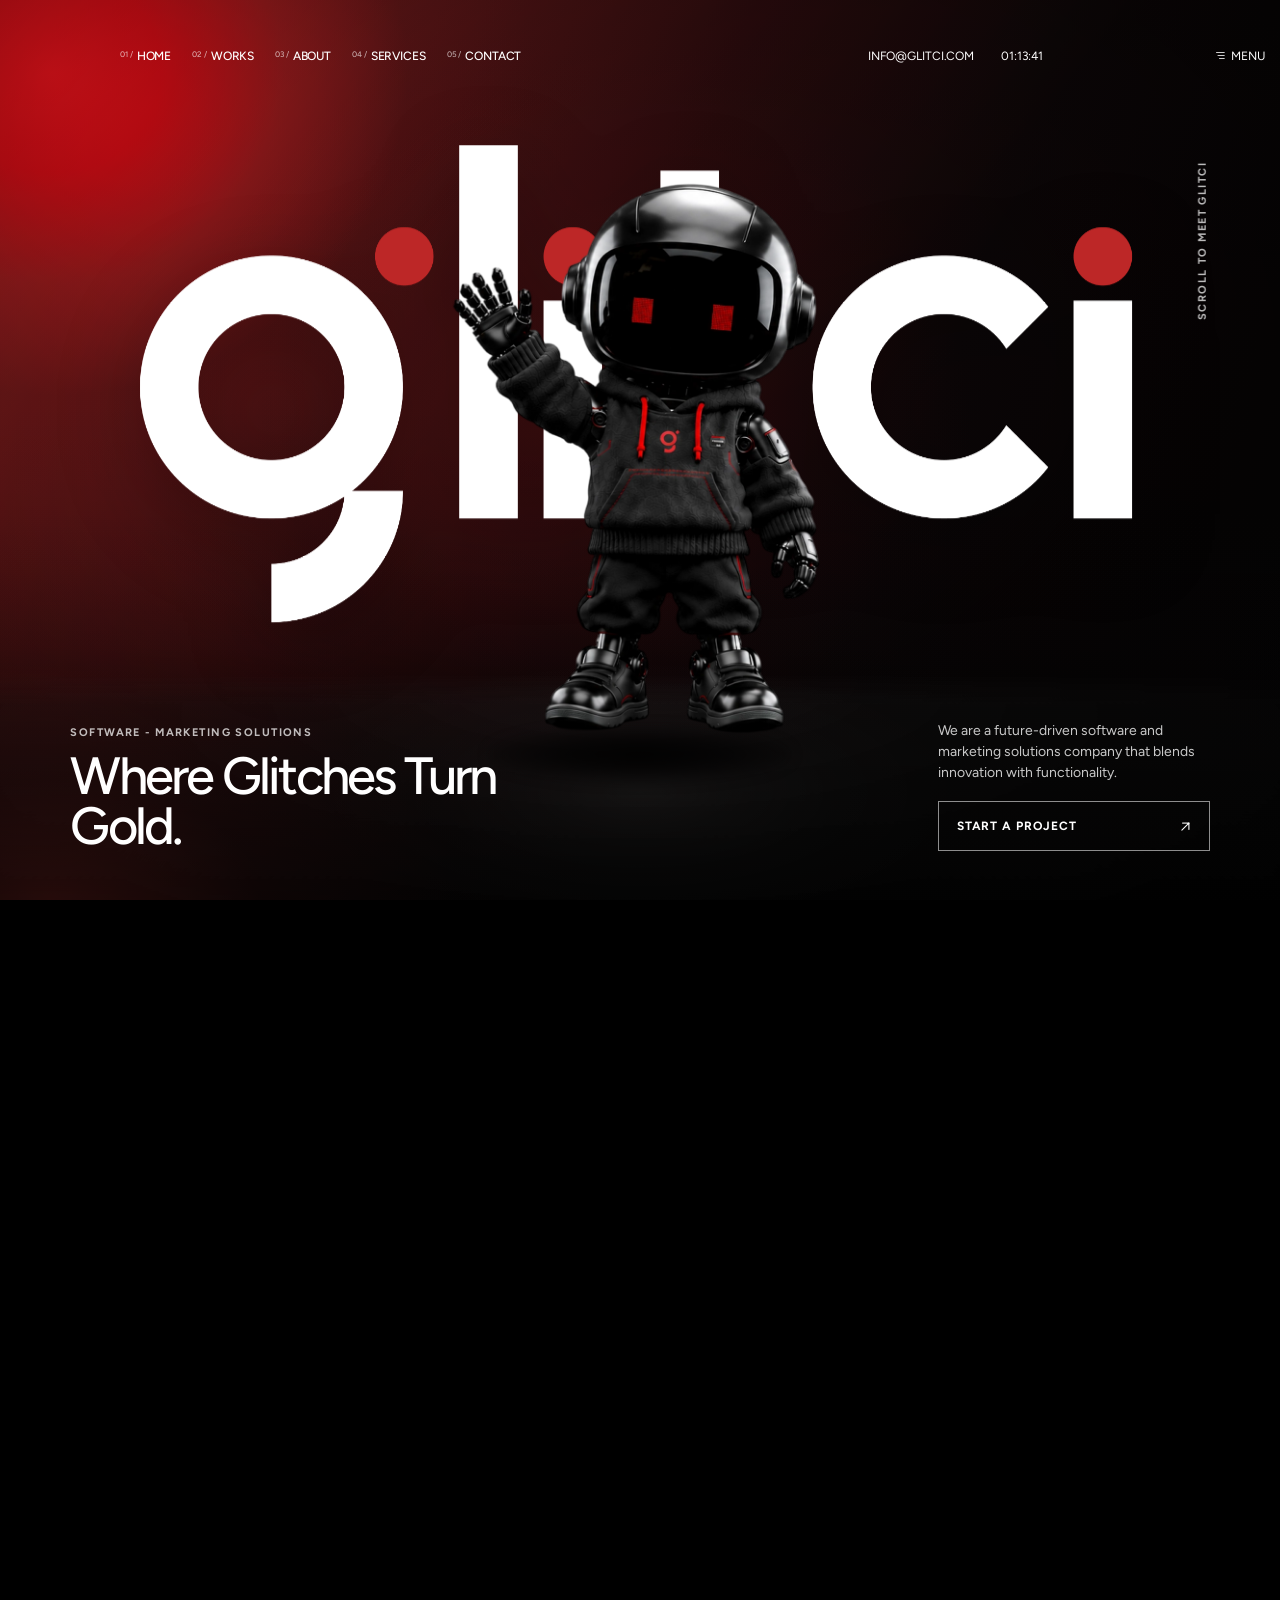
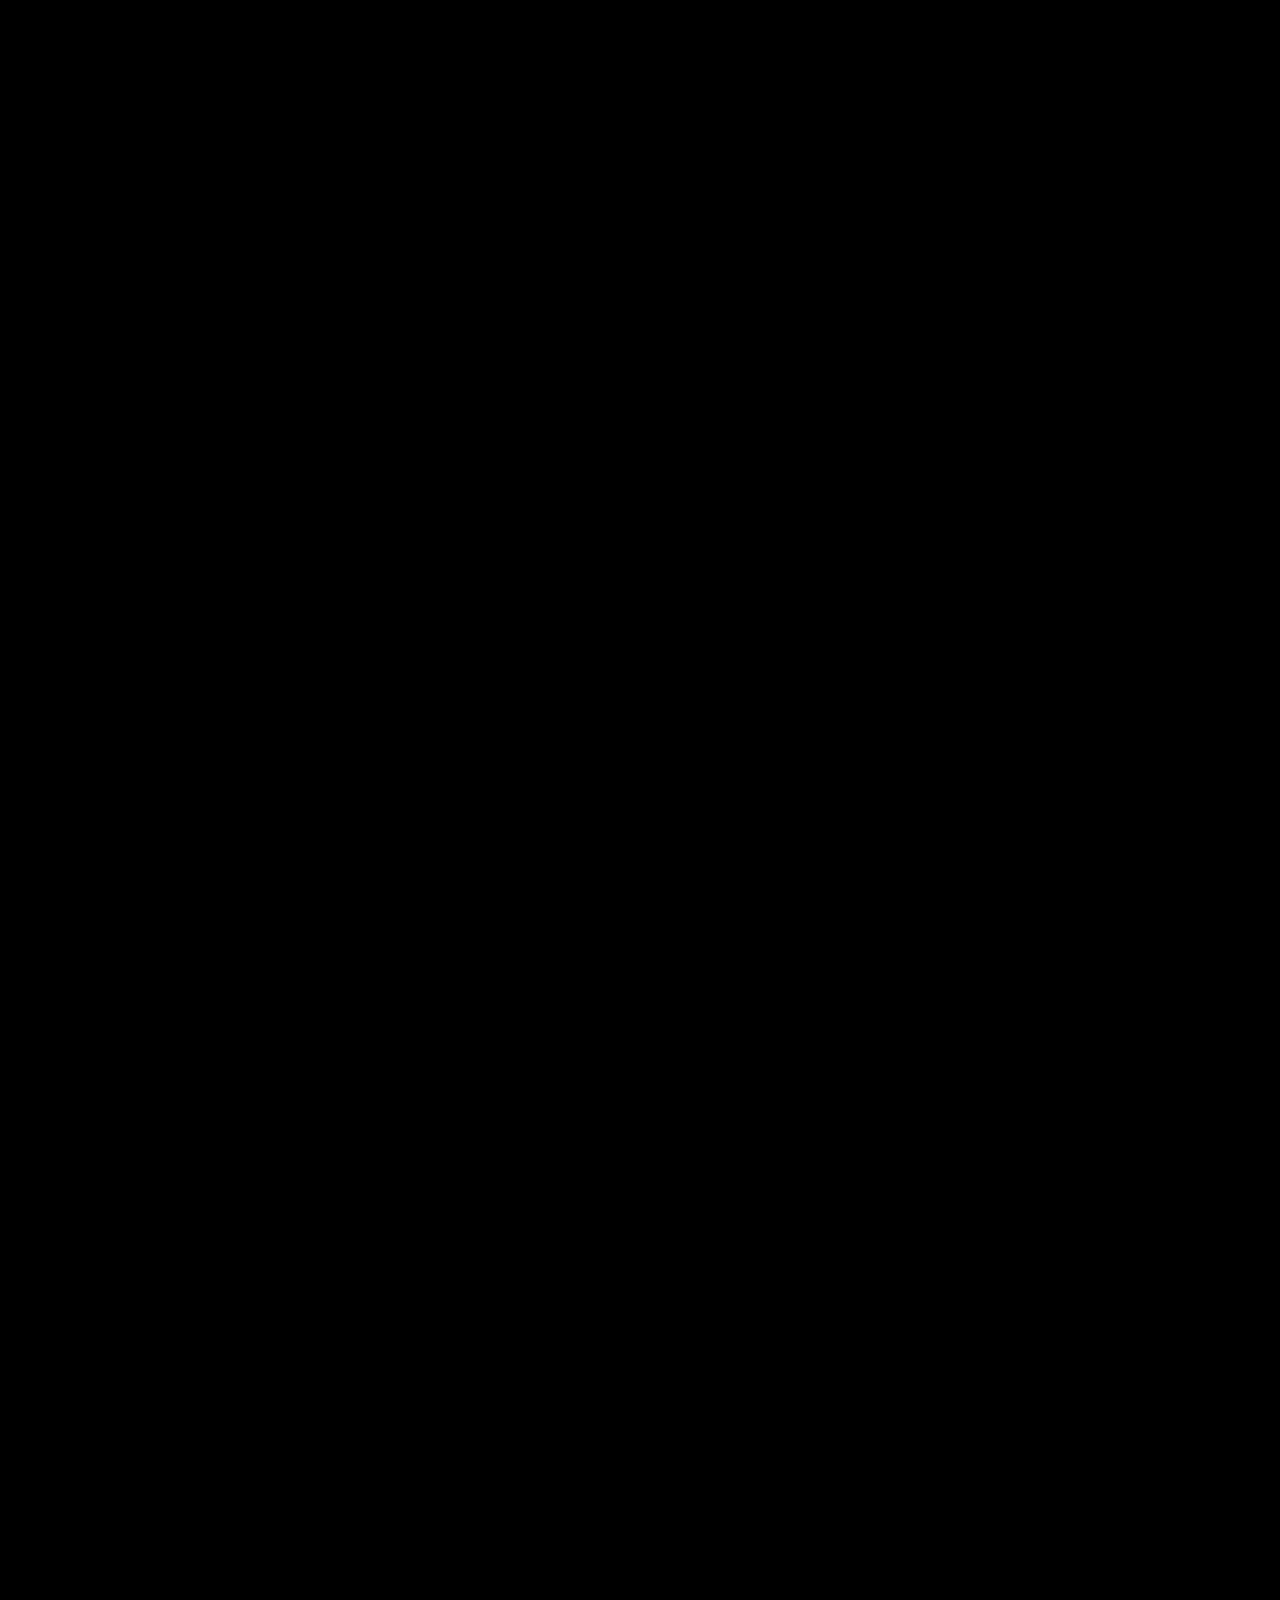
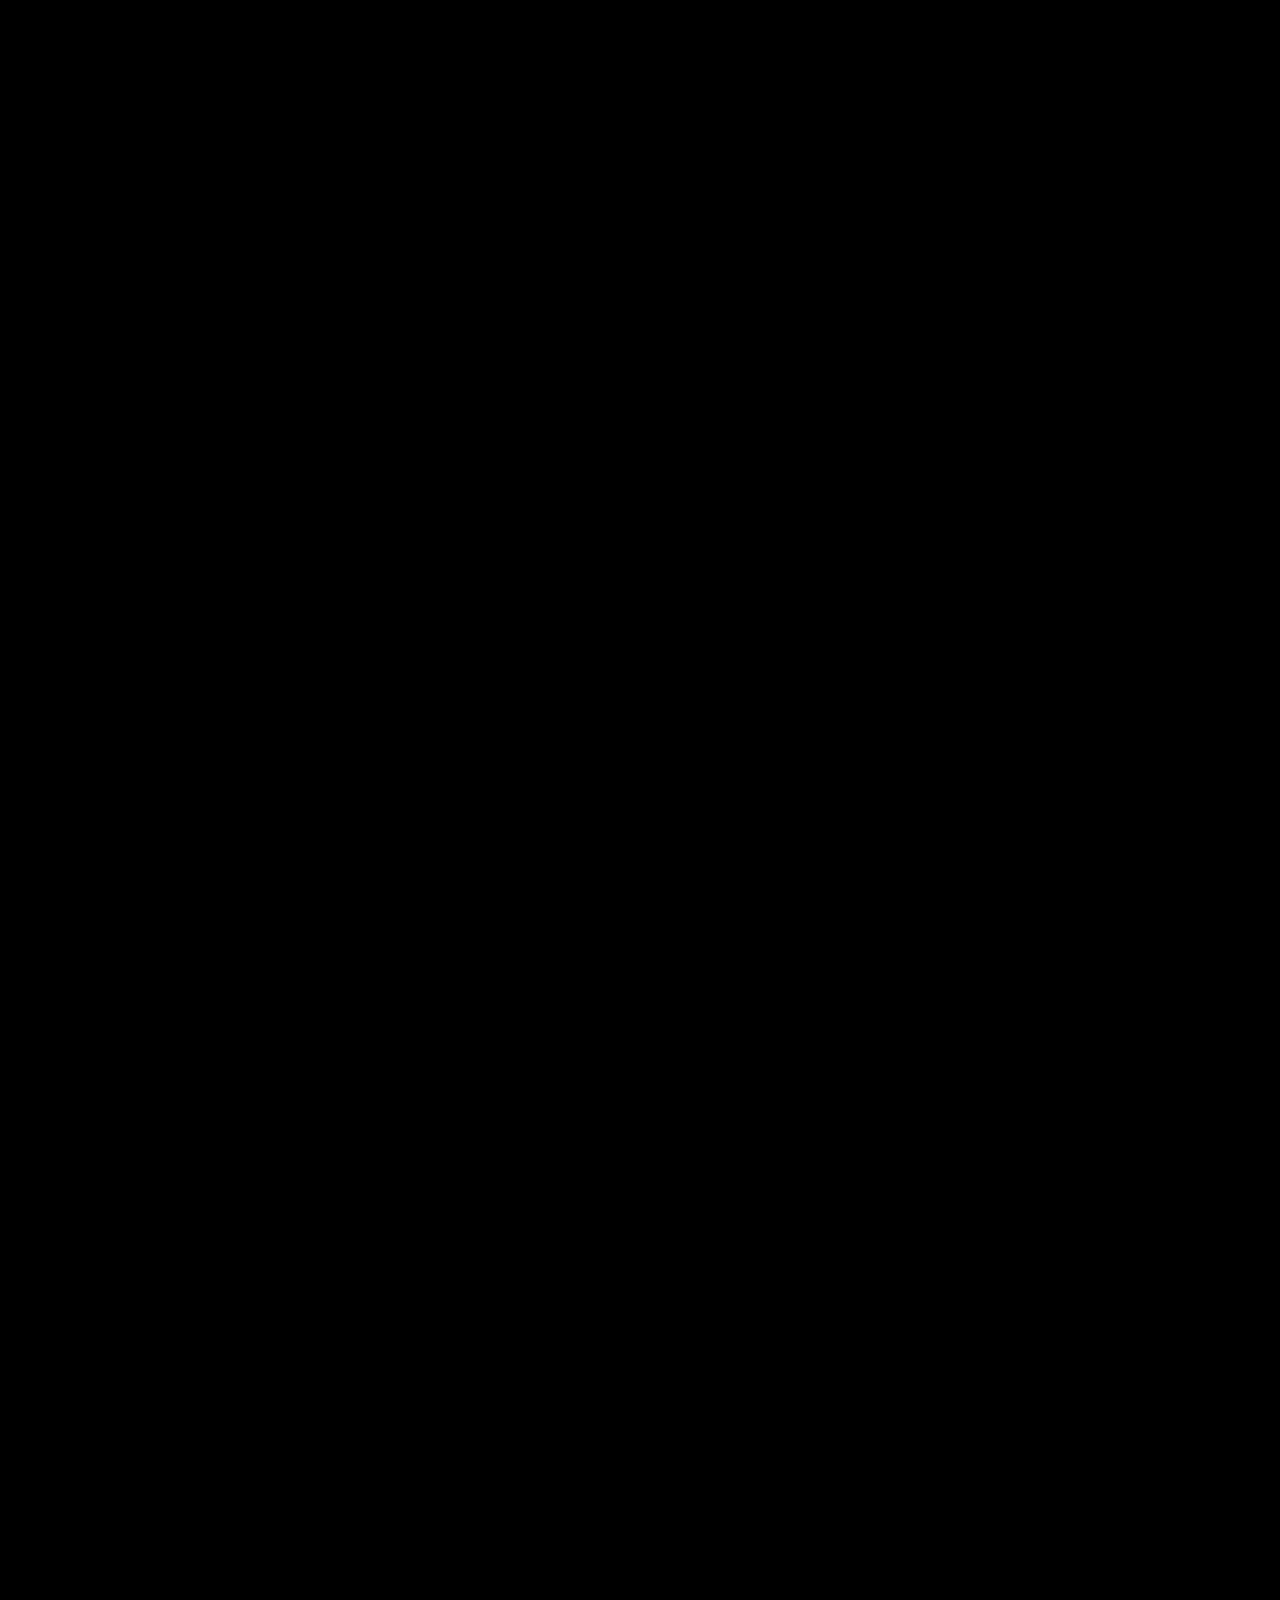
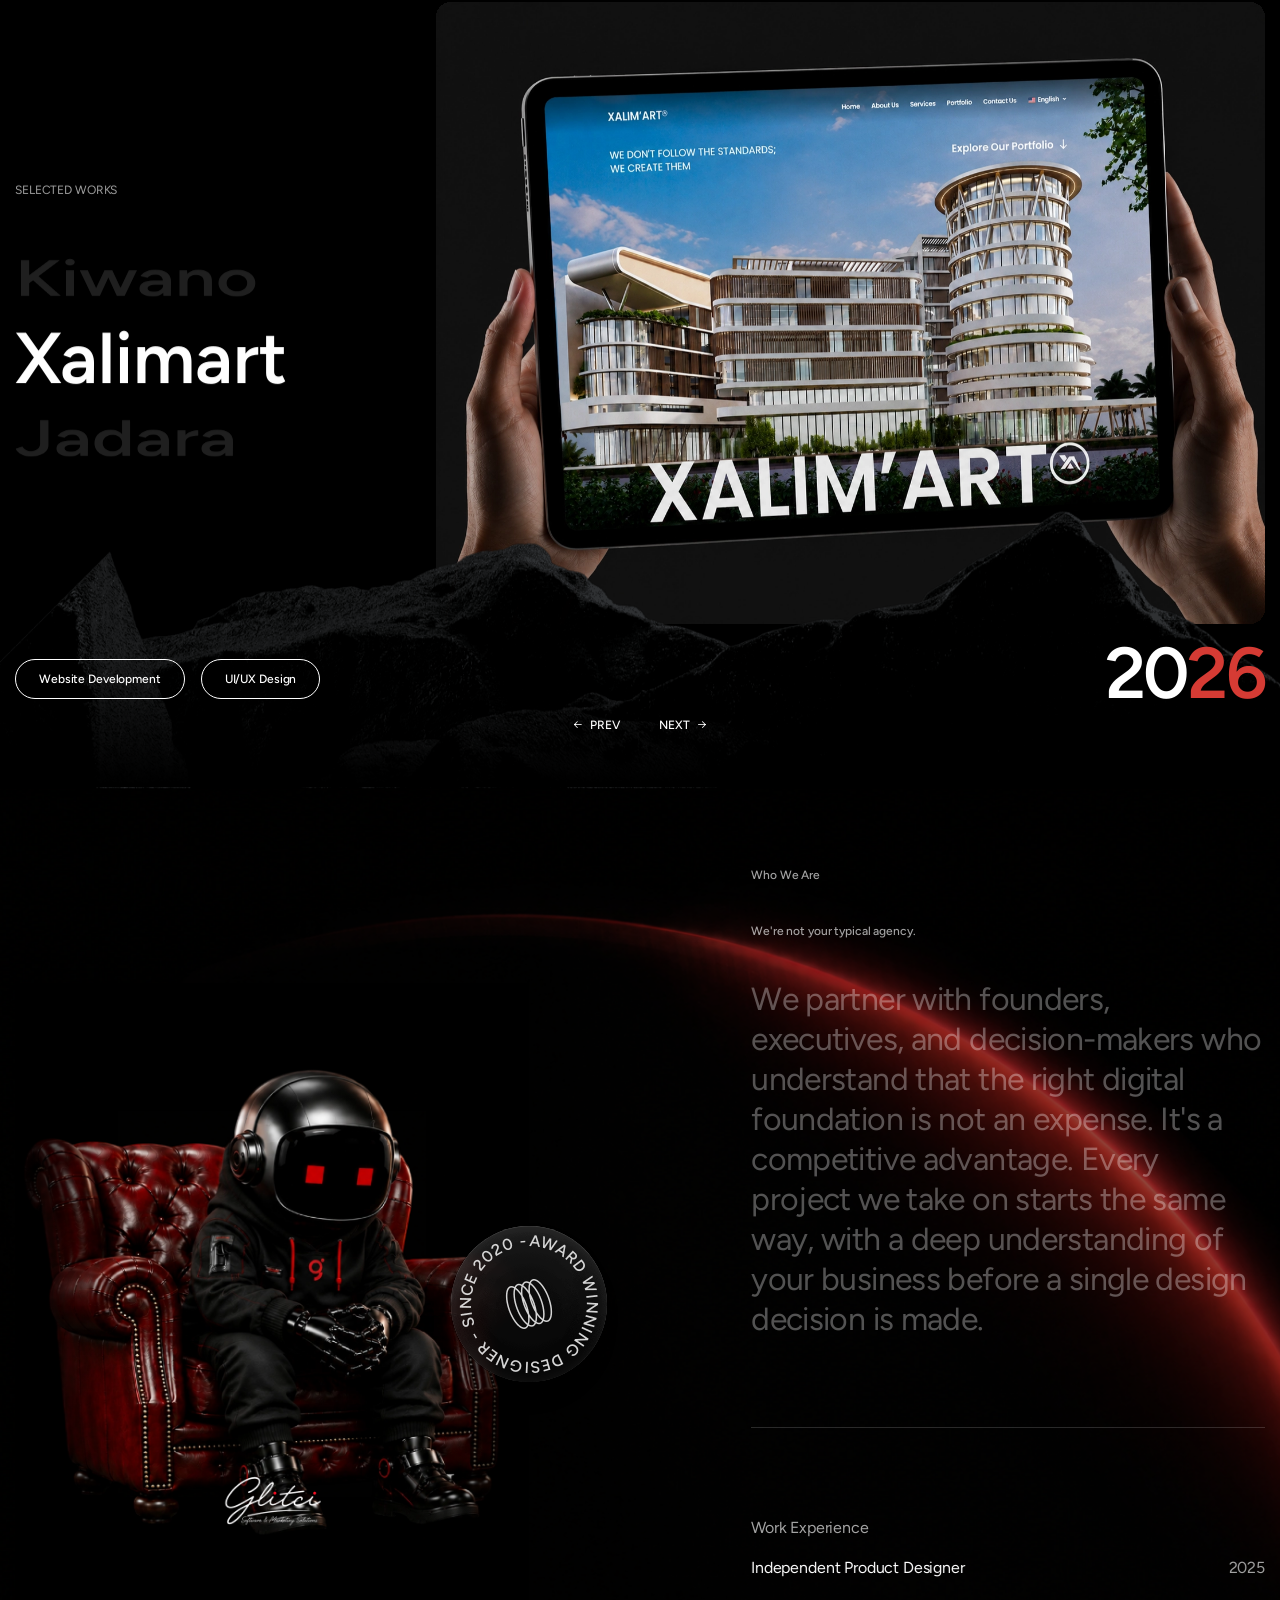
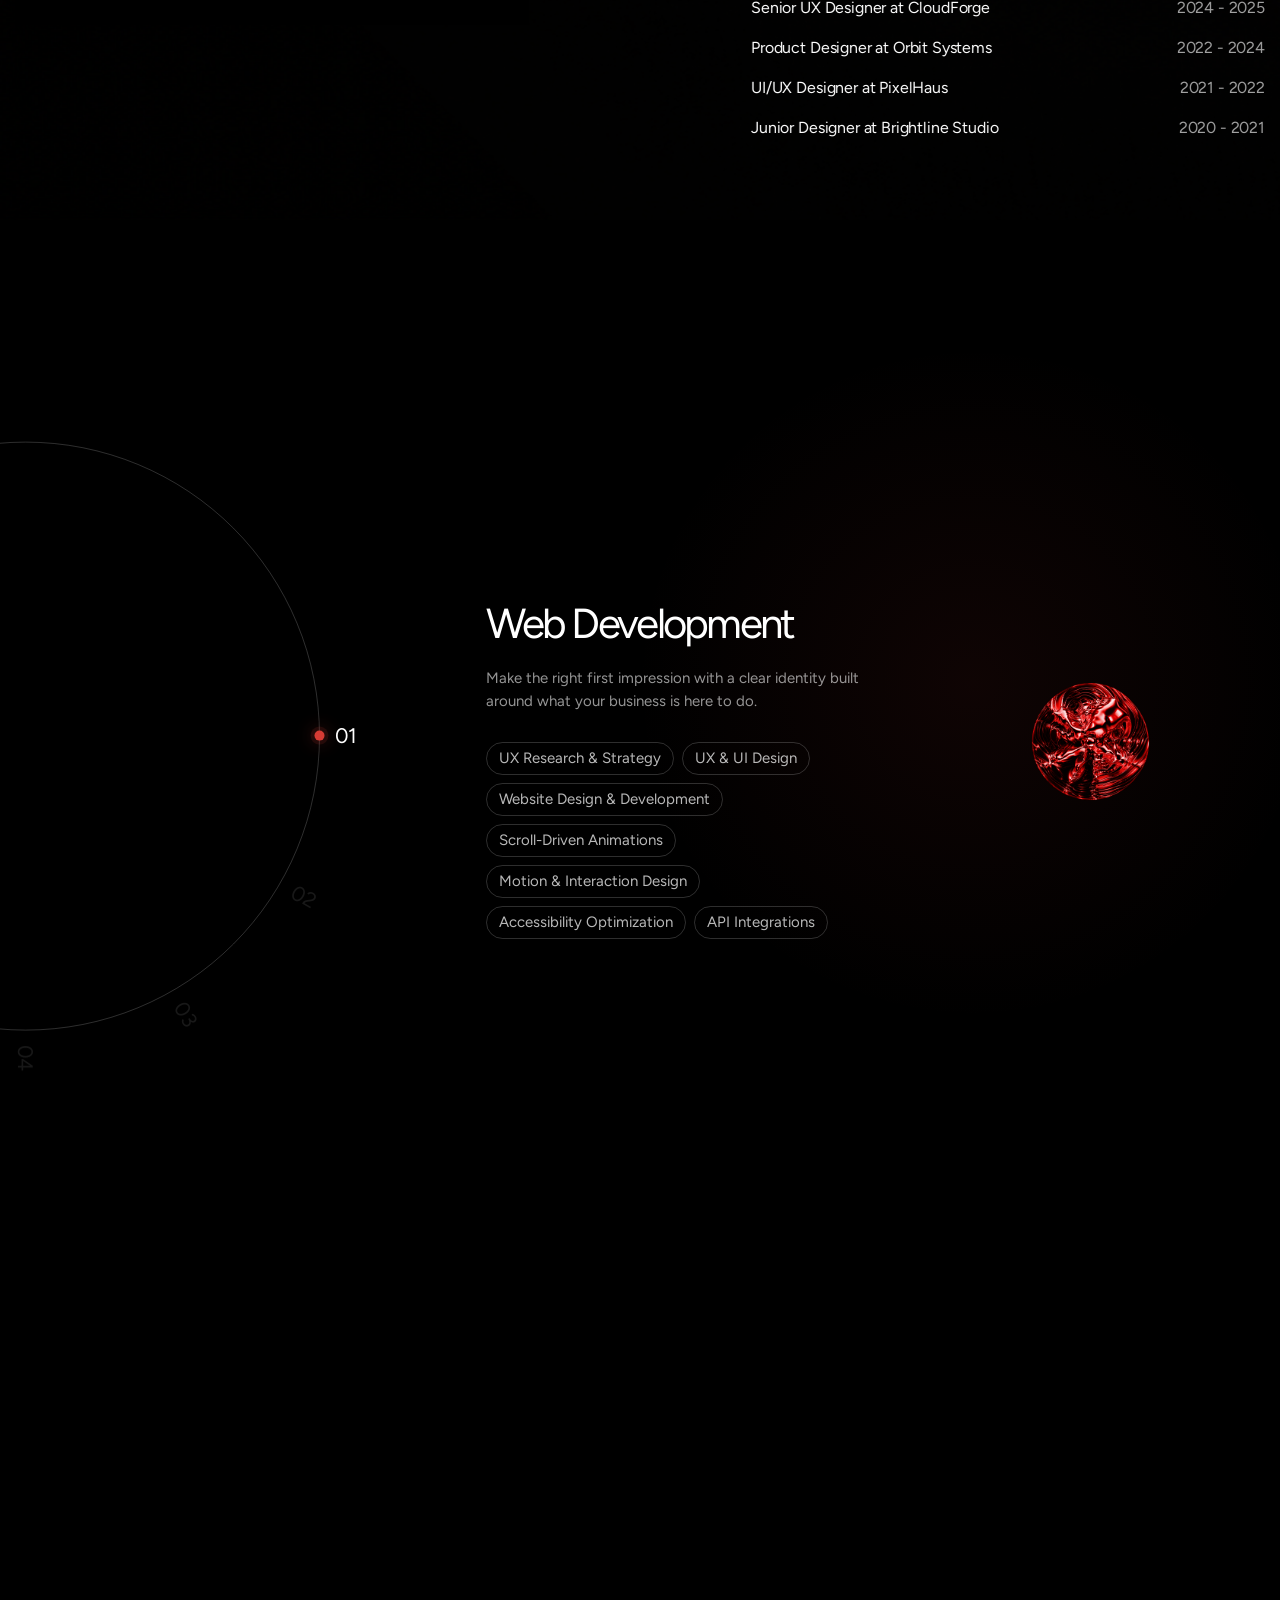
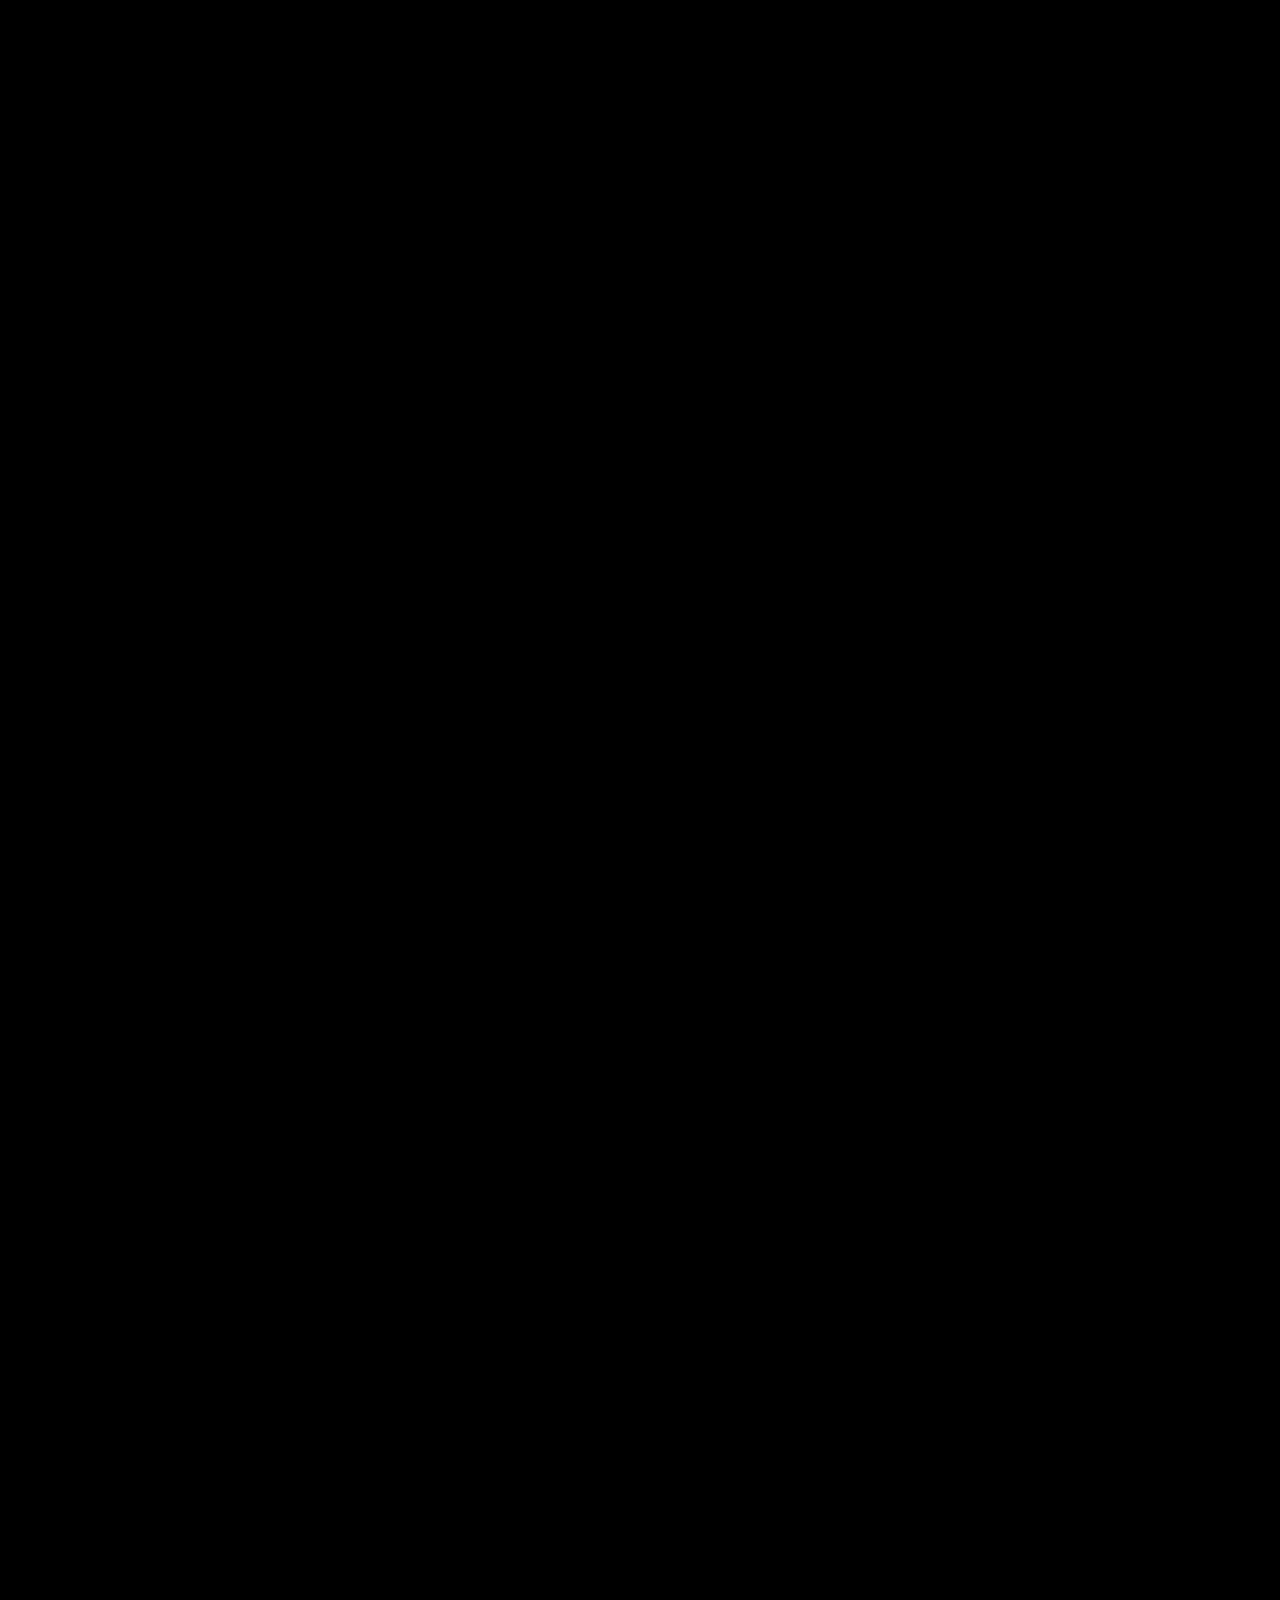
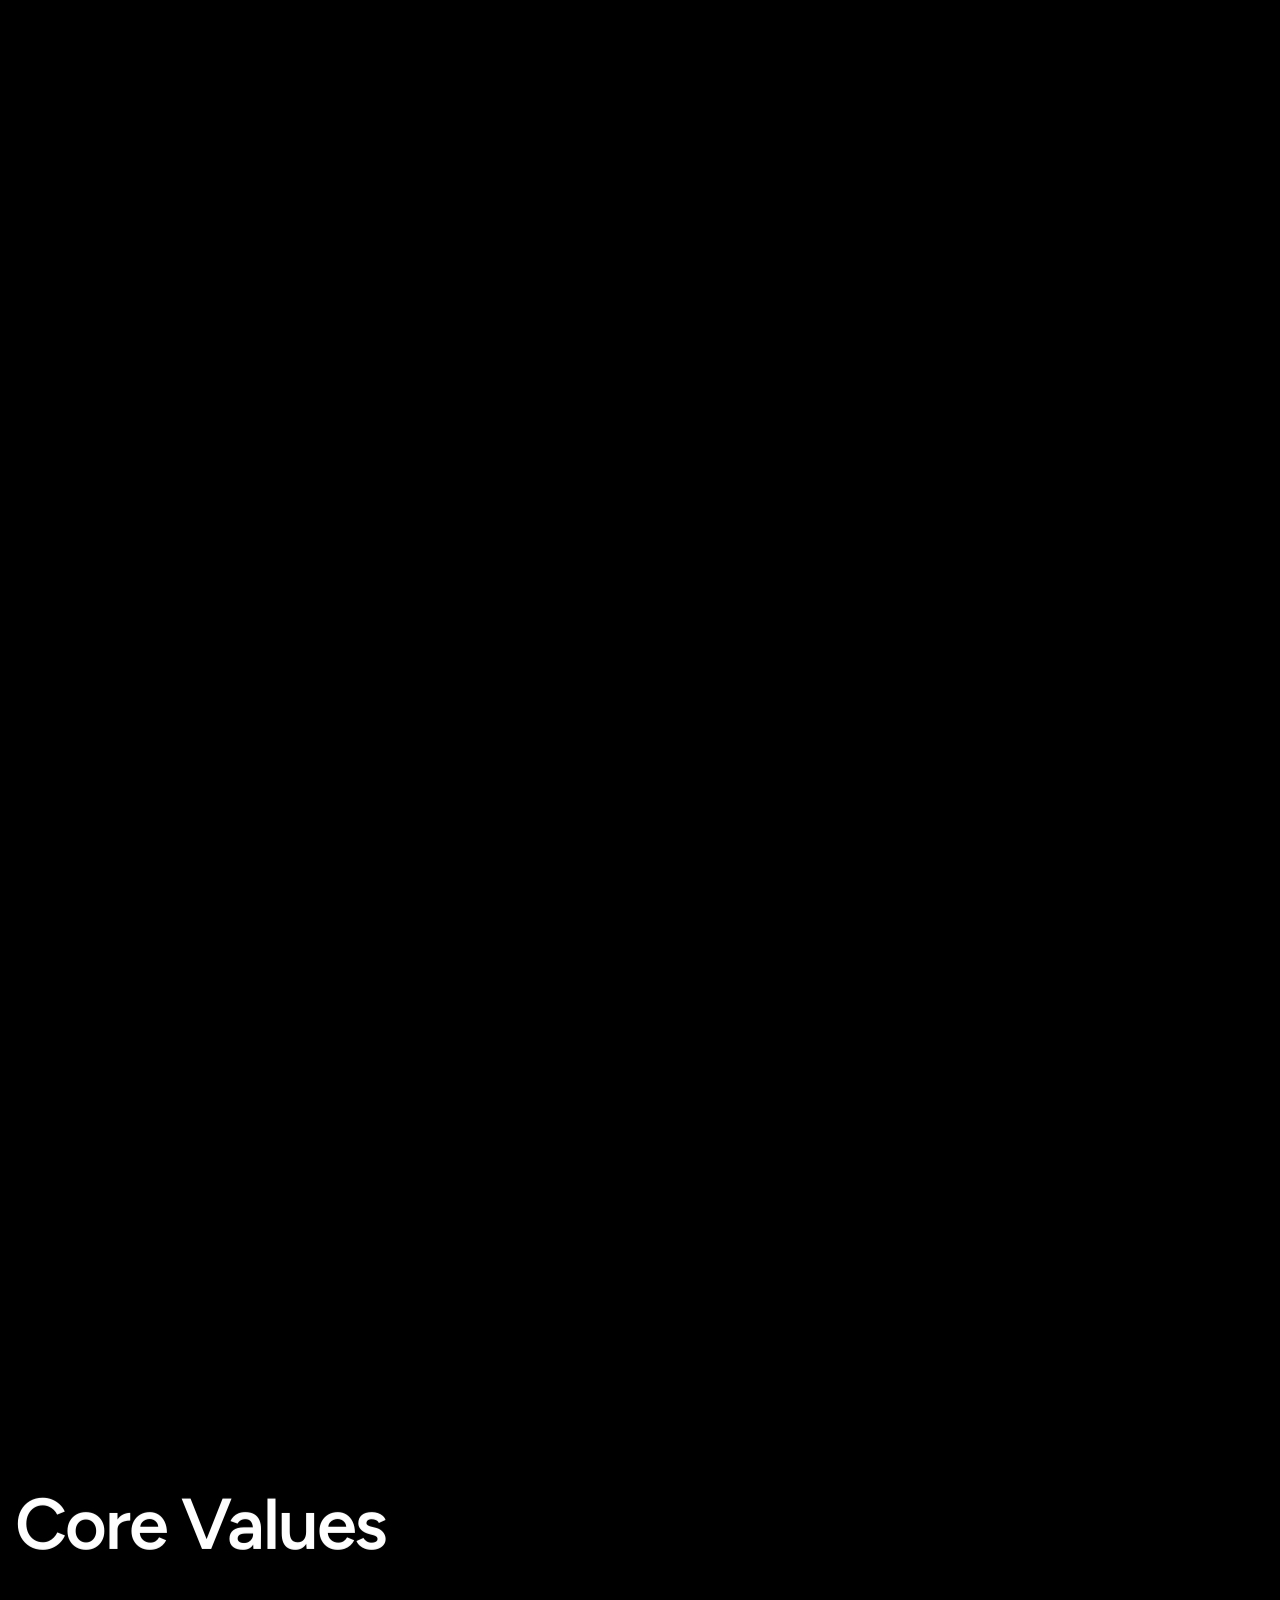
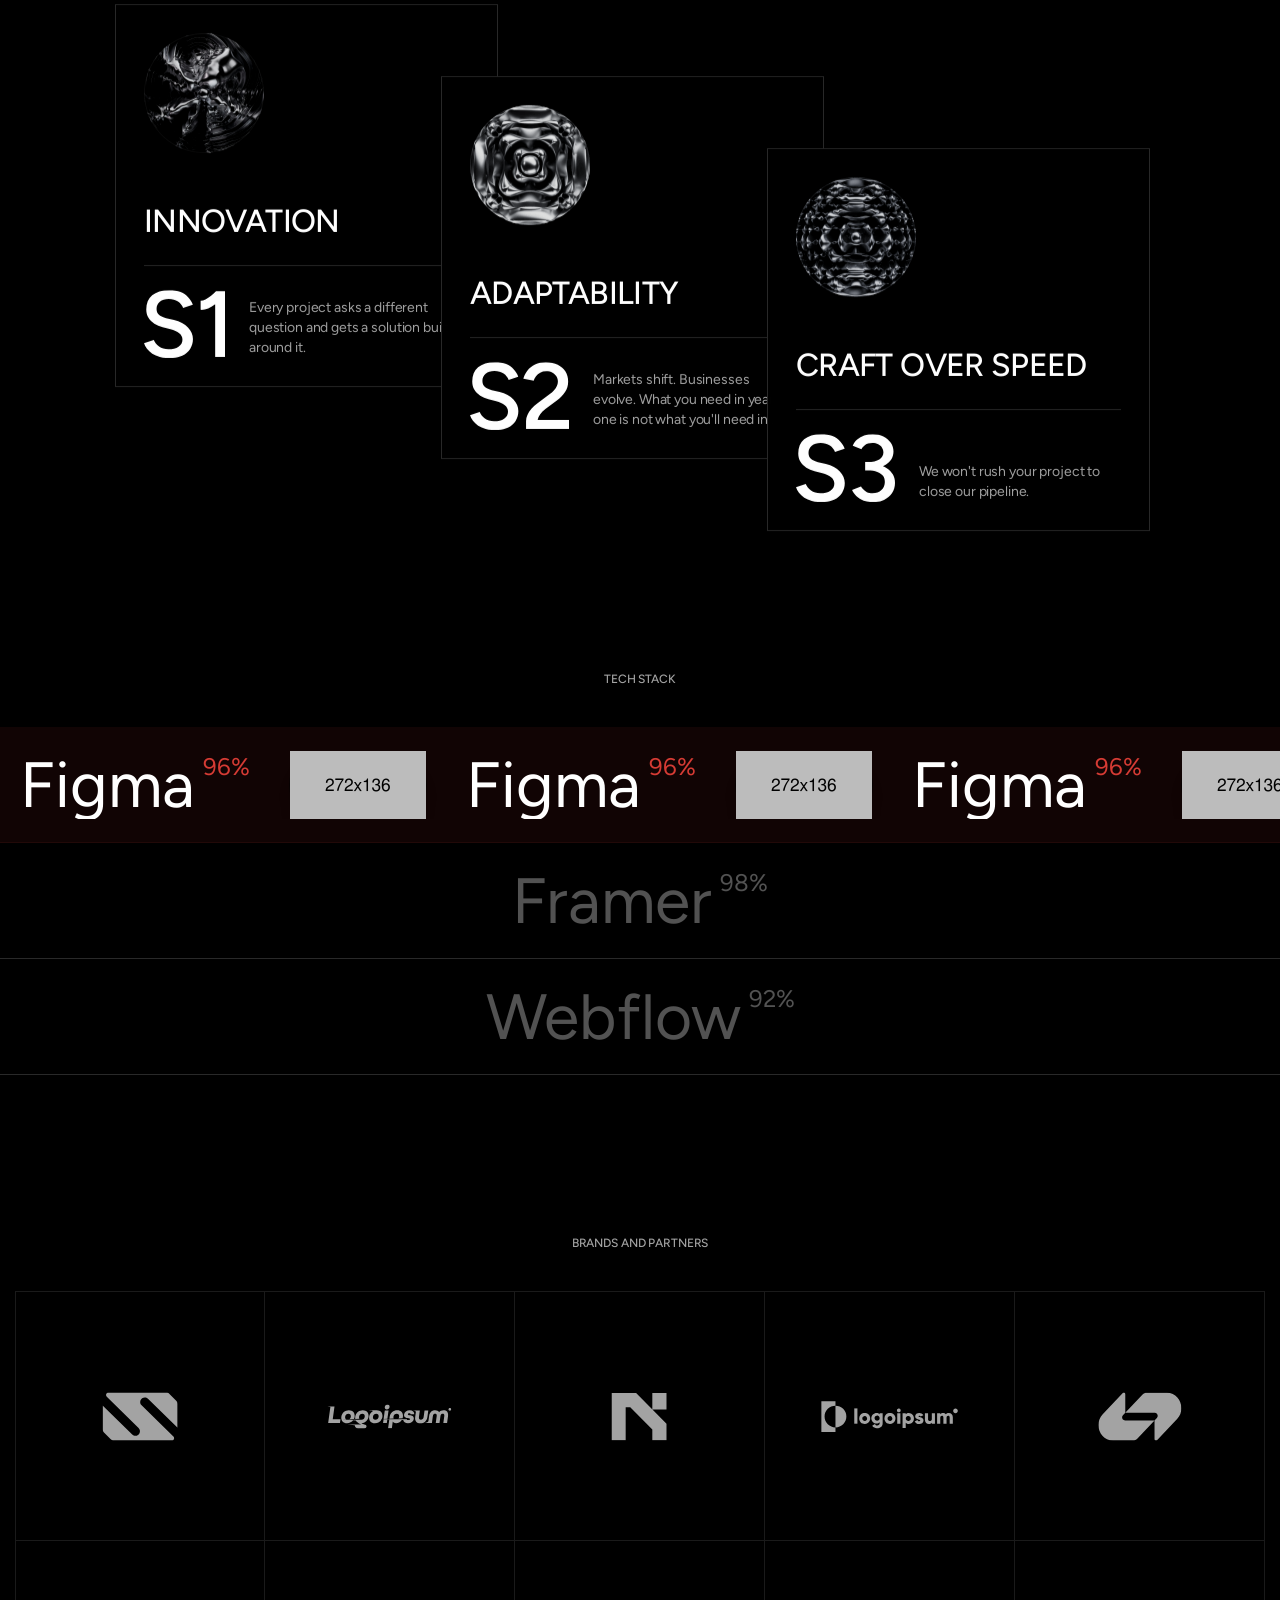
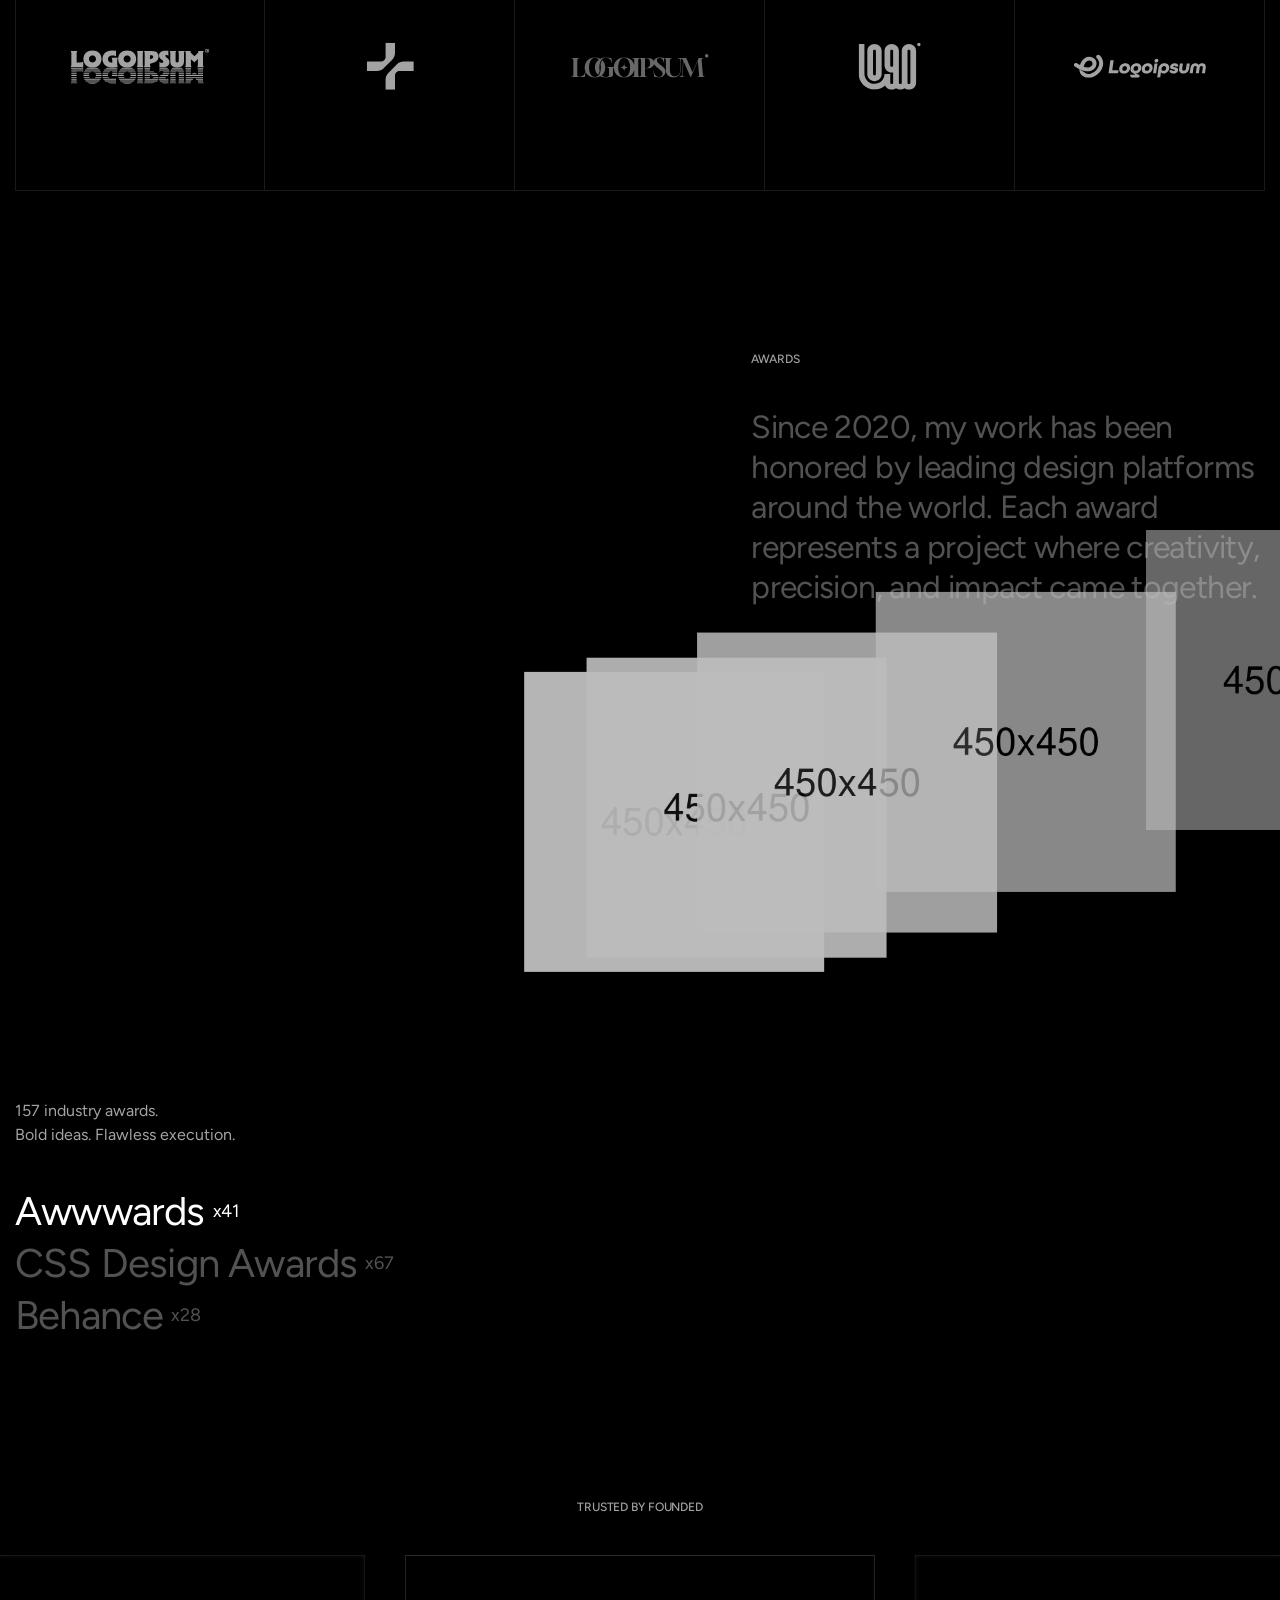
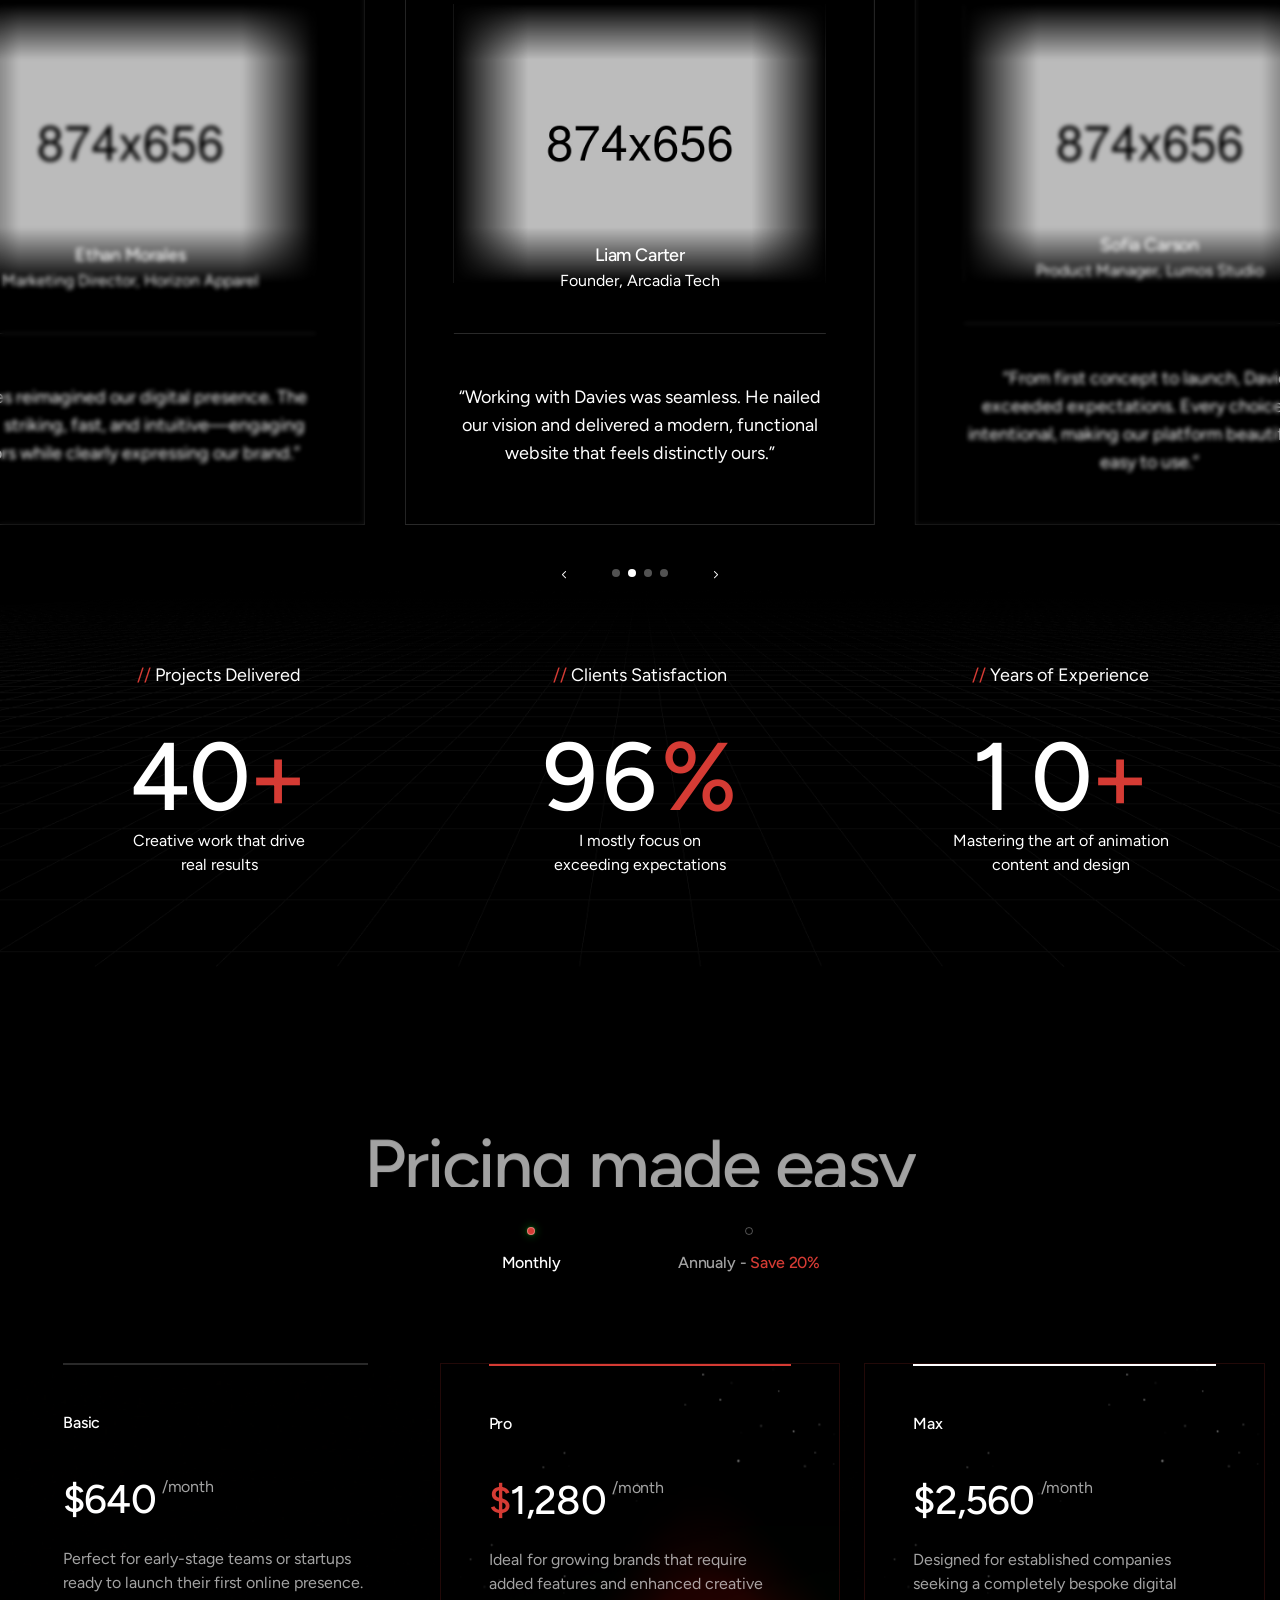
<file: index.html>
<!DOCTYPE html>

<!--[if IE 8]><html class="ie" xmlns="http://www.w3.org/1999/xhtml" xml:lang="en-US" lang="en-US"> <![endif]-->
<!--[if (gte IE 9)|!(IE)]><!-->
<html xmlns="http://www.w3.org/1999/xhtml" xml:lang="en-US" lang="en-US">
<!--<![endif]-->

<head>
    <meta charset="utf-8">
    <title>Glitci | Software & Marketing Solutions</title>
    <meta name="author" content="Glitci Solutions">
    <meta name="viewport" content="width=device-width, initial-scale=1, maximum-scale=1">
    <meta name="description" content="Glitci Solutions delivers innovative software, web development, 
    UI/UX, e-commerce, and digital marketing solutions that help businesses build, grow, and stand out.">

    <!-- font -->
    <link rel="stylesheet" href="assets/fonts/fonts.css">
    <link rel="stylesheet" href="assets/icon/icomoon/style.css">
    <!-- css -->
    <link rel="stylesheet" href="assets/css/bootstrap.min.css">
    <link rel="stylesheet" href="assets/css/swiper-bundle.min.css">
    <link rel="stylesheet" href="assets/css/animate.css">
    <link rel="stylesheet" href="assets/css/odometer.min.css">
    <link rel="stylesheet" href="assets/css/slick.css">
    <link rel="stylesheet" href="assets/css/slick.theme.css">
    <link rel="stylesheet" type="text/css" href="assets/css/styles.css">
    <link rel="stylesheet" type="text/css" href="assets/css/glitci-hero.css">
    <link rel="stylesheet" type="text/css" href="assets/css/glitci-services.css">

    <!-- Favicon and Touch Icons  -->
    <link rel="shortcut icon" href="assets/images/logo/Glitci-Icon.png">
    <link rel="apple-touch-icon-precomposed" href="assets/images/logo/Glitci-Icon.png">
</head>

<body class="counter-scroll">
    <canvas class="cursor-trail d-none d-xl-block" id="trail"></canvas>

    <!-- Scroll Top -->
    <button id="goTop">
        <span class="border-progress"></span>
        <span class="ic-wrap">
            <span class="icon icon-arrow-caret-right"></span>
        </span>
    </button>
    <!-- /Scroll Top -->

    <!-- Preload -->
    <div class="preloader overflow-hidden">
        <div class="site-name"><span>Glitci</span></div>
        <div class="preloader-gutters">
            <div class="bar">
                <div class="inner-bar"></div>
            </div>
            <div class="bar">
                <div class="inner-bar"></div>
            </div>
            <div class="bar">
                <div class="inner-bar"></div>
            </div>
            <div class="bar">
                <div class="inner-bar"></div>
            </div>
            <div class="bar">
                <div class="inner-bar"></div>
            </div>
            <div class="bar">
                <div class="inner-bar"></div>
            </div>
            <div class="bar">
                <div class="inner-bar"></div>
            </div>
            <div class="bar">
                <div class="inner-bar"></div>
            </div>
        </div>
    </div>
    <!-- /Preload -->

    <main id="wrapper">
        <!-- Header -->
        <header class="tf-header glitci-header-handoff">
            <div class="header-inner">
                <div class="container">
                    <div class="row">
                        <div class="col-6 col-md-1">
                            <a href="index.html" class="logo-site glitci-header-logo" aria-label="Glitci home">
                                <span class="glitci-logo-crop">
                                    <img src="assets/images/logo/Glitci-White-Logo.png" alt="">
                                </span>
                            </a>
                        </div>
                        <div class="col-7 d-none d-md-block">
                            <div class="box-navigation">
                                <ul class="nav-menu-main">
                                    <li class="menu-item"><a href="#heroScroll"
                                            class="item-link link text-caption"><span>01
                                                /</span>HOME</a></li>
                                    <li class="menu-item"><a href="#workScroll"
                                            class="item-link link text-caption"><span>02
                                                /</span>WORKS</a></li>
                                    <li class="menu-item"><a href="#aboutScroll"
                                            class="item-link link text-caption"><span>03
                                                /</span>ABOUT</a></li>
                                    <li class="menu-item"><a href="#serviceScroll"
                                            class="item-link link text-caption"><span>04
                                                /</span>SERVICES</a>
                                    </li>
                                    <li class="menu-item"><a href="#contactScroll"
                                            class="item-link link text-caption"><span>05
                                                /</span>CONTACT</a>
                                    </li>
                                </ul>
                            </div>
                        </div>
                        <div class="col-3 col-md-2 d-none d-sm-block">
                            <div class="header-contact">
                                <a href="mailto:info@glitci.com" class="link text-caption">INFO@GLITCI.COM</a>
                                <p class="text-caption">
                                    <span class="clock"></span>
                                </p>
                            </div>
                        </div>
                        <div class="col-6 col-sm-3 col-md-2 d-flex justify-content-end align-items-start">
                            <button type="button" class="btn-mobile-menu open-mb-menu text-caption text-white link">
                                <i class="icon icon-menu"></i>
                                MENU
                            </button>
                        </div>
                    </div>
                </div>
            </div>
        </header>
        <!-- /Header -->
        <!-- Glitci Hero -->
        <div class="glitci-hero__scroll-space" data-glitci-hero id="heroScroll">
            <section class="glitci-hero" data-hero-scene aria-labelledby="glitci-hero-title">
                <div class="glitci-hero__atmosphere" aria-hidden="true"></div>

                <div class="glitci-hero__depth" aria-hidden="true">
                    <div class="glitci-hero__floor"></div>
                </div>

                <div class="glitci-hero__logo-motion" data-hero-logo>
                    <div class="glitci-hero__logo-parallax" data-logo-parallax>
                        <div class="glitci-logo-crop glitci-hero__logo-crop">
                            <img src="assets/images/logo/Glitci-White-Red-Logo.png" alt="Glitci">
                        </div>
                    </div>
                </div>

                <div class="glitci-hero__robot-scroll" data-robot-scroll>
                    <div class="glitci-hero__robot-motion" data-robot-motion>
                        <div class="glitci-hero__robot-float">
                            <figure class="glitci-hero__robot-stage" data-robot-stage role="img"
                                aria-label="Glitci robot mascot">
                                <img class="glitci-hero__robot-image" data-robot-image
                                    src="assets/images/Robot-Angles/Robot-Hey.png" alt="">
                            </figure>
                        </div>
                    </div>
                </div>

                <div class="glitci-hero__content">
                    <div class="glitci-hero__intro">
                        <p class="glitci-hero__eyebrow">Software - marketing solutions</p>
                        <h1 id="glitci-hero-title">Where Glitches Turn Gold.</h1>
                    </div>
                    <div class="glitci-hero__action">
                        <p>We are a future-driven software and marketing solutions company that blends innovation with
                            functionality.
                        </p>
                        <a class="glitci-hero__cta" href="#contactScroll">
                            <span>Start a project</span>
                            <i class="icon icon-arrow-top-right" aria-hidden="true"></i>
                        </a>
                    </div>
                </div>

                <p class="glitci-hero__cursor-cue">Scroll to meet Glitci</p>
            </section>
        </div>
        <!-- /Glitci Hero -->
        <!-- Select Work -->
        <div class="section-selected-work flat-spacing pb-0" id="workScroll">
            <div class="bg-img effectFade fadeUp">
                <img loading="lazy" width="1440" height="720" src="assets/images/item/mountain.png" alt="Image">
            </div>
            <div class="content-wrap-1 wrap-list-btn">
                <div class="container">
                    <div class="row">
                        <div class="col-md-4">
                            <div class="col-left mb-md-0">
                                <p class="mini-title text-caption text-white-64 effectFade fadeUp">
                                    SELECTED WORKS
                                </p>
                                <div class="position-relative effectFade fadeUp no-div">
                                    <div class="slick-nav">
                                        <!-- Clone 1 -->
                                        <div>
                                            <p class="text-slide text-display-2 fw-semibold">PetYard</p>
                                        </div>
                                        <div>
                                            <p class="text-slide text-display-2 fw-semibold">Kiwano</p>
                                        </div>
                                        <div>
                                            <p class="text-slide text-display-2 fw-semibold">Xalimart</p>
                                        </div>
                                        <!-- Clone 2 -->
                                        <div>
                                            <p class="text-slide text-display-2 fw-semibold">Jadara</p>
                                        </div>
                                        <div>
                                            <p class="text-slide text-display-2 fw-semibold">Charli</p>
                                        </div>
                                        <div>
                                            <p class="text-slide text-display-2 fw-semibold">Jawwid</p>
                                        </div>
                                    </div>
                                    <!-- <div class="image-award">
                                        <img loading="lazy" width="80" height="80" src="assets/images/item/award.svg"
                                            alt="Image">
                                    </div> -->
                                </div>
                            </div>
                        </div>
                        <div class="col-md-8">
                            <div class="col-right">
                                <div class="slick-for">
                                    <!-- Clone 1 -->
                                    <div>
                                        <div class="image effectFade fadeZoom">
                                            <img src="assets/images/section/Petyard-Web.webp"
                                                alt="Petyard Website & Mobile Design & Development">
                                        </div>
                                    </div>
                                    <div>
                                        <div class="image">
                                            <img src="assets/images/section/Kiwano.webp"
                                                alt="Kiwano Website Design & Development">
                                        </div>
                                    </div>
                                    <div>
                                        <div class="image">
                                            <img src="assets/images/section/Xalimart.webp"
                                                alt="Xalimart Website Design & Development">
                                        </div>
                                    </div>
                                    <!-- Clone 2 -->
                                    <div>
                                        <div class="image">
                                            <img src="assets/images/section/Jadara.webp"
                                                alt="Jadara Website Design & Development">
                                        </div>
                                    </div>
                                    <div>
                                        <div class="image">
                                            <img src="assets/images/section/Charli.webp"
                                                alt="Charli Hotel Booking System Development">
                                        </div>
                                    </div>
                                    <div>
                                        <div class="image">
                                            <img src="assets/images/section/Jawwid.webp"
                                                alt="Jawwid Web App Development">
                                        </div>
                                    </div>
                                </div>
                            </div>
                        </div>
                    </div>
                </div>
            </div>
            <div class="content-wrap-2">
                <div class="container position-relative z-5">
                    <div class="row">
                        <div class="col-md-4">
                            <ul class="work-tag">
                                <!-- Clone 1 -->
                                <li>
                                    <div class="group-btn">
                                        <a href="#" class="tf-btn style-2">
                                            Website Development
                                        </a>
                                        <a href="#" class="tf-btn style-2">
                                            Mobile App Development
                                        </a>
                                        <a href="#" class="tf-btn style-2">
                                            UI/UX Design
                                        </a>
                                    </div>
                                </li>
                                <li>
                                    <div class="group-btn">
                                        <a href="#" class="tf-btn style-2">
                                            Website Development
                                        </a>
                                        <a href="#" class="tf-btn style-2">
                                            UI/UX Design
                                        </a>
                                    </div>
                                </li>
                                <li>
                                    <div class="group-btn">
                                        <a href="#" class="tf-btn style-2">
                                            Website Development
                                        </a>
                                        <a href="#" class="tf-btn style-2">
                                            UI/UX Design
                                        </a>
                                    </div>
                                </li>
                                <!-- Clone 2 -->
                                <li>
                                    <div class="group-btn">
                                        <a href="#" class="tf-btn style-2">
                                            Website Development
                                        </a>
                                        <a href="#" class="tf-btn style-2">
                                            UI/UX Design
                                        </a>
                                    </div>
                                </li>
                                <li>
                                    <div class="group-btn">
                                        <a href="#" class="tf-btn style-2">
                                            Web App Development
                                        </a>
                                        <a href="#" class="tf-btn style-2">
                                            UI/UX Design
                                        </a>
                                        <a href="#" class="tf-btn style-2">
                                            Admin Dashboard
                                        </a>
                                    </div>
                                </li>
                                <li>
                                    <div class="group-btn">
                                        <a href="#" class="tf-btn style-2">
                                            Web App Development
                                        </a>
                                        <a href="#" class="tf-btn style-2">
                                            UI/UX Design
                                        </a>
                                        <a href="#" class="tf-btn style-2">
                                            Admin Dashboard
                                        </a>
                                    </div>
                                </li>
                            </ul>
                        </div>
                        <div class="col-6 col-md-4">
                            <div class="group-btn-slider">
                                <div class="btn-nav-swiper cs-pointer text-caption fw-medium link nav-prev-swiper">
                                    <i class="icon icon-arrow-long-left"></i>
                                    PREV
                                </div>
                                <div class="btn-nav-swiper cs-pointer text-caption fw-medium link nav-next-swiper">
                                    NEXT
                                    <i class="icon icon-arrow-long-right"></i>
                                </div>
                            </div>
                        </div>
                        <div class="col-6 col-md-4">
                            <div class="col-right">
                                <p class="text-display-2 letter-space--3 fw-semibold">
                                    20<span class="text-primary">26</span>
                                </p>
                            </div>
                        </div>
                    </div>
                </div>
            </div>
        </div>
        <!-- /Select Work -->
        <!-- Feature
        <section class="section-feature flat-spacing tf-btn-swiper-main">
            <div class="container">
                <div class="s-header">
                    <h2 class="text-display-2 fw-semibold letter-space--3 effectFade fadeUp">
                        Featured Projects
                    </h2>
                    <a href="#" class="tf-btn">
                        BROWSE ALL
                    </a>
                </div>
                <div class="position-relative">
                    <div dir="ltr" class="swiper tf-swiper swiper-feature" data-preview="2" data-tablet="2"
                        data-mobile-sm="1" data-mobile="1" data-space-lg="40" data-space-md="30" data-space="15"
                        data-pagination="1" data-pagination-sm="1" data-pagination-md="2" data-pagination-lg="2">
                        <div class="swiper-wrapper">
                            item 1
                            <div class="swiper-slide">
                                <div class="wg-feature-v01 hover-img main-mouse-hover">
                                    <a href="#" class="feature-image img-style">
                                        <img loading="lazy" width="628" height="471"
                                            src="assets/images/section/feature-1.jpg" alt="Image">
                                    </a>
                                    <div class="feature-content">
                                        <div class="info">
                                            <p class="tag text-white-64 letter-space--1">Portfolio</p>
                                            <h5 class="name letter-space--2">
                                                <a href="#" class="link">Portz</a>
                                            </h5>
                                        </div>
                                        <h5 class="price letter-space--2 text-primary">
                                            $49
                                        </h5>
                                    </div>
                                    <div class="tf-mouse">
                                        <a href="#" class="action tf-btn-2">
                                            <i class="icon icon-arrow-long-right"></i>
                                        </a>
                                    </div>
                                </div>
                            </div>
                            item 2
                            <div class="swiper-slide">
                                <div class="wg-feature-v01 hover-img main-mouse-hover">
                                    <a href="#" class="feature-image img-style">
                                        <img loading="lazy" width="628" height="471"
                                            src="assets/images/section/feature-2.jpg" alt="Image">
                                    </a>
                                    <div class="feature-content">
                                        <div class="info">
                                            <p class="tag text-white-64 letter-space--1">Agency</p>
                                            <h5 class="name letter-space--2">
                                                <a href="#" class="link">Agenz</a>
                                            </h5>
                                        </div>
                                        <h5 class="price letter-space--2 text-primary">
                                            $49
                                        </h5>
                                    </div>
                                    <div class="tf-mouse">
                                        <a href="#" class="action tf-btn-2">
                                            <i class="icon icon-arrow-long-right"></i>
                                        </a>
                                    </div>
                                </div>
                            </div>
                            item 3
                            <div class="swiper-slide main-mouse-hover">
                                <div class="wg-feature-v01 hover-img">
                                    <a href="#" class="feature-image img-style">
                                        <img loading="lazy" width="628" height="471"
                                            src="assets/images/section/feature-1.jpg" alt="Image">
                                    </a>
                                    <div class="feature-content">
                                        <div class="info">
                                            <p class="tag text-white-64 letter-space--1">Portfolio</p>
                                            <h5 class="name letter-space--2">
                                                <a href="#" class="link">Portz</a>
                                            </h5>
                                        </div>
                                        <h5 class="price letter-space--2 text-primary">
                                            $49
                                        </h5>
                                    </div>
                                    <div class="tf-mouse">
                                        <a href="#" class="action tf-btn-2">
                                            <i class="icon icon-arrow-long-right"></i>
                                        </a>
                                    </div>
                                </div>
                            </div>
                        </div>
                        <div class="group-btn-slider">
                            <div class="btn-nav-swiper text-caption fw-medium link nav-prev-swiper">
                                <i class="icon icon-arrow-long-left"></i>
                                PREV
                            </div>
                            <div class="btn-nav-swiper text-caption fw-medium link nav-next-swiper">
                                NEXT
                                <i class="icon icon-arrow-long-right"></i>
                            </div>
                        </div>
                    </div>
                    <div class="hover-wrap left main-mouse-hover">
                        <div class="action tf-btn-2 nav-prev-swiper-2 tf-mouse mode-2">
                            <i class="icon icon-arrow-long-left"></i>
                        </div>
                    </div>
                    <div class="hover-wrap right main-mouse-hover">
                        <div class="action tf-btn-2 nav-next-swiper-2 tf-mouse mode-2">
                            <i class="icon icon-arrow-long-right"></i>
                        </div>
                    </div>
                </div>
            </div>
        </section>
        /Feature -->
        <!-- About Me -->
        <section class="section-about-me flat-spacing" id="aboutScroll">
            <div class="s-img-bg">
                <img loading="lazy" width="1440" height="906" src="assets/images/section/bg-about.jpg" alt="Background">
            </div>
            <div class="container position-relative z-5">
                <div class="row">
                    <div class="col-lg-5">
                        <div class="col-left mb-lg-0">
                            <div class="davies-video">
                                <img src="assets/images/video/About2-01.png">
                                <!-- <video class="video" muted="" autoplay="" loop="" playsinline="">
                                    <source src="assets/images/video/davies-video.mp4" type="video/mp4">
                                </video> -->
                                <div class="overlay v1"></div>
                                <div class="overlay mark-1"></div>
                                <div class="overlay mark-2"></div>
                            </div>
                            <div class="signature">
                                <img loading="lazy" width="111" height="40" src="assets/images/logo/Glitci-Signture.png"
                                    alt="Image">
                            </div>
                            <div class="badget">
                                <img loading="lazy" width="156" height="156" src="assets/images/item/badge-design.png"
                                    alt="Image">
                            </div>
                        </div>
                    </div>
                    <div class="offset-lg-1 col-lg-6 offset-xl-2 col-xl-5">
                        <div class="col-right">
                            <h6 class="mini-title text-caption text-white-64">
                                Who We Are
                            </h6>
                            <h6 class="mini-title text-caption text-white-64">
                                We're not your typical agency.
                            </h6>
                            <div class="text-color-change">
                                <h5 class="desc letter-space--2 fw-normal ">
                                    We partner with founders, executives, and decision-makers who understand that the
                                    right digital foundation is not an expense. It's a competitive advantage. Every
                                    project we take on starts the same way, with a deep understanding of your business
                                    before a single design decision is made.
                                </h5>
                            </div>
                            <div class="br-line"></div>
                            <ul class="experience-list overflow-hidden">
                                <li>Work Experience</li>
                                <li class="effectFade fadeRight">
                                    <p class="exp_name">Independent Product Designer</p>
                                    <p class="exp_year">2025</p>
                                </li>
                                <li class="effectFade fadeRight">
                                    <p class="exp_name">Senior UX Designer at CloudForge</p>
                                    <p class="exp_year">2024 - 2025</p>
                                </li>
                                <li class="effectFade fadeRight">
                                    <p class="exp_name">Product Designer at Orbit Systems</p>
                                    <p class="exp_year">2022 - 2024</p>
                                </li>
                                <li class="effectFade fadeRight">
                                    <p class="exp_name">UI/UX Designer at PixelHaus</p>
                                    <p class="exp_year">2021 - 2022</p>
                                </li>
                                <li class="effectFade fadeRight">
                                    <p class="exp_name">Junior Designer at Brightline Studio</p>
                                    <p class="exp_year">2020 - 2021</p>
                                </li>
                            </ul>
                        </div>
                    </div>
                </div>
            </div>
        </section>
        <!-- About Me -->
        <!-- Service
        <section class="section-service-2 overflow-hidden flat-spacing" id="serviceScroll">
            <div class="bg-image-list">
                <div class="bg-image">
                    <img loading="lazy" width="1440" height="938" src="assets/images/section/bg-service-1.jpg"
                        alt="Image">
                    <div class="img-item">
                        <img loading="lazy" width="1440" height="938" src="assets/images/item/overlay.png" alt="Image">
                    </div>
                </div>
                <div class="bg-image">
                    <img loading="lazy" width="1440" height="938" src="assets/images/section/bg-service-2.jpg"
                        alt="Image">
                    <div class="img-item">
                        <img loading="lazy" width="1440" height="938" src="assets/images/item/overlay.png" alt="Image">
                    </div>
                </div>
                <div class="bg-image">
                    <img loading="lazy" width="1440" height="938" src="assets/images/section/bg-service-3.jpg"
                        alt="Image">
                    <div class="img-item">
                        <img loading="lazy" width="1440" height="938" src="assets/images/item/overlay.png" alt="Image">
                    </div>
                </div>
            </div>

            <div class="container">
                <div class="s-header s-header-scroll">
                    <h2 class="text-display-2 fw-semibold effectFade fadeUp">
                        Services
                    </h2>
                </div>
            </div>
            <div class="container">
                <div class="wrap-control position-relative">
                    <div class="wg-service-2">
                        <div class="main-image">
                            <div class="image">
                                <img loading="lazy" width="424" height="530" src="assets/images/section/service-1.jpg"
                                    alt="Image">
                            </div>
                            <div class="action tf-btn-2 cs-pointer">
                                <i class="icon icon-arrow-long-right"></i>
                            </div>
                        </div>
                        <div class="center">
                            <h5 class="title">
                                Branding
                            </h5>
                            <p class="desc">
                                I create distinctive brand identities through strategy and visual design, helping
                                businesses stand
                                out,
                                connect with audiences, and leave a lasting impression.
                            </p>
                            <div class="br-line d-flex"></div>
                            <ul class="tf-list vertical">
                                <li class="letter-space--1">
                                    <span class="text-primary">//</span> Brand Strategy
                                </li>
                                <li class="letter-space--1">
                                    <span class="text-primary">//</span> Visual Identity Design
                                </li>
                                <li class="letter-space--1">
                                    <span class="text-primary">//</span> Logo & Typography
                                </li>
                                <li class="letter-space--1">
                                    <span class="text-primary">//</span> Color Palette Creation
                                </li>
                                <li class="letter-space--1">
                                    <span class="text-primary">//</span> Brand Guidelines
                                </li>
                            </ul>
                            <a href="#contactScroll" class="tf-btn">
                                START A PROJECT
                            </a>
                        </div>
                        <div class="image-simu">
                        </div>
                        <div class="image-2">
                            <img loading="lazy" width="212" height="265" src="assets/images/section/service-mini-1.jpg"
                                alt="Image">
                        </div>
                    </div>
                    <div class="wg-service-2">
                        <div class="main-image">
                            <div class="image">
                                <img loading="lazy" width="424" height="530" src="assets/images/section/service-2.jpg"
                                    alt="Image">
                            </div>
                            <div class="action tf-btn-2 cs-pointer">
                                <i class="icon icon-arrow-long-right"></i>
                            </div>
                        </div>
                        <div class="center">
                            <h5 class="title">
                                Web Design
                            </h5>
                            <p class="desc">
                                I design modern websites focused on user experience, scalability, and aesthetics. Each
                                project is crafted to express
                                the brand’s identity and deliver lasting value.
                            </p>
                            <div class="br-line d-flex"></div>
                            <ul class="tf-list vertical">
                                <li class="letter-space--1">
                                    <span class="text-primary">//</span> UI/UX Design
                                </li>
                                <li class="letter-space--1">
                                    <span class="text-primary">//</span> Responsive Layouts
                                </li>
                                <li class="letter-space--1">
                                    <span class="text-primary">//</span> Interaction & Animation
                                </li>
                                <li class="letter-space--1">
                                    <span class="text-primary">//</span> Accessibility Optimization
                                </li>
                                <li class="letter-space--1">
                                    <span class="text-primary">//</span> Design Systems
                                </li>
                            </ul>
                            <a href="#contactScroll" class="tf-btn">
                                START A PROJECT
                            </a>
                        </div>
                        <div class="image-simu">
                        </div>
                        <div class="image-2">
                            <img loading="lazy" width="212" height="265" src="assets/images/section/service-mini-2.jpg"
                                alt="Image">
                        </div>
                    </div>
                    <div class="wg-service-2">
                        <div class="main-image">
                            <div class="image">
                                <img loading="lazy" width="424" height="530" src="assets/images/section/service-3.jpg"
                                    alt="Image">
                            </div>
                            <div class="action tf-btn-2 cs-pointer">
                                <i class="icon icon-arrow-long-left"></i>
                            </div>
                        </div>
                        <div class="center">
                            <h5 class="title">
                                No-Code Development
                            </h5>
                            <p class="desc">
                                I build powerful websites using no-code platforms, ensuring fast deployment, easy
                                management, and flexibility without
                                compromising performance or security.
                            </p>
                            <div class="br-line d-flex"></div>
                            <ul class="tf-list vertical">
                                <li class="letter-space--1">
                                    <span class="text-primary">//</span> Framer Development
                                </li>
                                <li class="letter-space--1">
                                    <span class="text-primary">//</span> Webflow Development
                                </li>
                                <li class="letter-space--1">
                                    <span class="text-primary">//</span> CMS Setup & Integration
                                </li>
                                <li class="letter-space--1">
                                    <span class="text-primary">//</span> SEO & Performance Optimization
                                </li>
                                <li class="letter-space--1">
                                    <span class="text-primary">//</span> Post-Launch Support
                                </li>
                            </ul>
                            <a href="#contactScroll" class="tf-btn">
                                START A PROJECT
                            </a>
                        </div>
                        <div class="image-simu">
                        </div>
                    </div>
                </div>
            </div>
        </section>
        /Service -->
        <!-- New Service Section -->
        <section class="glitci-services" id="serviceScroll" aria-labelledby="glitci-services-title">
            <div class="glitci-services__scene">
                <div class="glitci-services__grid">
                    <header class="glitci-services__header">
                        <h2 id="glitci-services-title">What We Do</h2>
                    </header>

                    <div class="glitci-services__layout">
                        <nav class="glitci-services__orbit" aria-label="Services navigation">
                            <div class="glitci-services__orbit-track" data-services-nav></div>
                            <div class="glitci-services__orbit-core" aria-hidden="true">
                                <span class="glitci-services__core-mark">GLITCI<span>_</span></span>
                                <span class="glitci-services__core-caption">DIGITAL<br>PARTNER</span>
                            </div>
                        </nav>

                        <div class="glitci-services__content">
                            <div class="glitci-services__copy-stack" data-services-copy></div>
                        </div>

                        <div class="glitci-services__visual-wrap">
                            <div class="glitci-services__visual-stack" data-services-visuals></div>
                            <p class="glitci-services__visual-note"><span></span> Service visual</p>
                        </div>
                    </div>

                    <div class="glitci-services__mobile-nav" data-services-mobile-nav aria-label="Services navigation">
                    </div>

                </div>
            </div>
        </section>
        <!-- New Service Section -->
        <!-- Process -->
        <section class="section-process flat-spacing">
            <div class="container">
                <div class="s-header">
                    <h2 class="title text-display-2 letter-space--3 fw-semibold effectFade fadeUp">
                        Core Values
                    </h2>
                </div>
                <div class="process-list">
                    <div dir="ltr" class="swiper swiper-process">
                        <div class="swiper-wrapper">
                            <!-- item 1 -->
                            <div class="swiper-slide effectFade fadeUp no-div">
                                <div class="wg-process">
                                    <div class="bg-img">
                                        <img loading="lazy" width="509" height="509" src="assets/images/item/bg-1.jpg"
                                            alt="Image">
                                    </div>
                                    <div class="content position-relative z-5">
                                        <div class="img-icon">
                                            <img loading="lazy" width="120" height="120"
                                                src="assets/images/item/process-1.png" alt="Image">
                                        </div>

                                        <div>
                                            <h5 class="title letter-space--2">
                                                <a href="#" class="link">
                                                    INNOVATION <br class="d-none d-sm-block">
                                                </a>
                                            </h5>
                                            <div class="br-line"></div>
                                            <div class="bot">
                                                <div class="img-item">
                                                    <img loading="lazy" width="81" height="68"
                                                        src="assets/images/item/S1.svg" alt="Image">
                                                </div>
                                                <p class="desc text-body-3 letter-space--1 text-white-64">
                                                    Every project asks a different question and gets a solution built
                                                    around it.
                                                </p>
                                            </div>
                                        </div>
                                    </div>
                                </div>
                            </div>
                            <!-- item 2 -->
                            <div class="swiper-slide effectFade fadeUp no-div">
                                <div class="wg-process">
                                    <div class="bg-img">
                                        <img loading="lazy" width="509" height="509" src="assets/images/item/bg-1.jpg"
                                            alt="Image">
                                    </div>
                                    <div class="content position-relative z-5">
                                        <div class="img-icon">
                                            <img loading="lazy" width="120" height="120"
                                                src="assets/images/item/process-2.png" alt="Image">
                                        </div>

                                        <div>
                                            <h5 class="title letter-space--2">
                                                <a href="#" class="link">
                                                    ADAPTABILITY<br class="d-none d-sm-block">
                                                </a>
                                            </h5>
                                            <div class="br-line"></div>
                                            <div class="bot">
                                                <div class="img-item">
                                                    <img loading="lazy" width="99" height="68"
                                                        src="assets/images/item/S2.svg" alt="Image">
                                                </div>
                                                <p class="desc text-body-3 letter-space--1 text-white-64">
                                                    Markets shift. Businesses evolve.
                                                    What you need in year one is not
                                                    what you'll need in year three.
                                                </p>
                                            </div>
                                        </div>
                                    </div>
                                </div>
                            </div>
                            <!-- item 3 -->
                            <div class="swiper-slide effectFade fadeUp no-div">
                                <div class="wg-process">
                                    <div class="bg-img">
                                        <img loading="lazy" width="509" height="509" src="assets/images/item/bg-1.jpg"
                                            alt="Image">
                                    </div>
                                    <div class="content position-relative z-5">
                                        <div class="img-icon">
                                            <img loading="lazy" width="120" height="120"
                                                src="assets/images/item/process-3.png" alt="Image">
                                        </div>

                                        <div>
                                            <h5 class="title letter-space--2">
                                                <a href="#" class="link">
                                                    CRAFT OVER SPEED
                                                    <br class="d-none d-sm-block">
                                                </a>
                                            </h5>
                                            <div class="br-line"></div>
                                            <div class="bot">
                                                <div class="img-item">
                                                    <img loading="lazy" width="99" height="68"
                                                        src="assets/images/item/S3.svg" alt="Image">
                                                </div>
                                                <p class="desc text-body-3 letter-space--1 text-white-64">
                                                    We won't rush your project
                                                    to close our pipeline.
                                                </p>
                                            </div>
                                        </div>
                                    </div>
                                </div>
                            </div>
                        </div>
                        <div class="sw-dot-default tf-pag-nav justify-content-center d-xl-none"></div>
                    </div>
                </div>
            </div>
        </section>
        <!-- /Process -->
        <!-- Tech Stack -->
        <section class="section-tech-stack flat-spacing">
            <div class="container">
                <h6 class="mini-title text-caption text-white-64 text-center">
                    TECH STACK
                </h6>
            </div>
            <ul class="tech-stack-list main-action-active">
                <li class="wg-tech btn-active active">
                    <div class="tech_text letter-space--2">
                        <p class="h1 fw-normal">Figma</p>
                        <h6 class="fw-normal">96%</h6>
                    </div>
                    <div class="infiniteSlide_tech_main">
                        <div class="infiniteSlide infiniteSlide_tech" data-clone="5">
                            <!-- Clone 1 -->
                            <div class="app_name">
                                <div class="tech_text letter-space--2">
                                    <p class="h1 text">Figma</p>
                                    <h6 class="process fw-normal">96%</h6>
                                </div>
                            </div>
                            <div class="app_icon">
                                <img loading="lazy" width="136" height="68" src="assets/images/section/app-figma.png"
                                    alt="Image">
                            </div>
                            <!-- Clone 2 -->
                            <div class="app_name">
                                <div class="tech_text letter-space--2">
                                    <p class="h1 text">Figma</p>
                                    <h6 class="process fw-normal">96%</h6>
                                </div>
                            </div>
                            <div class="app_icon">
                                <img loading="lazy" width="136" height="68" src="assets/images/section/app-figma.png"
                                    alt="Image">
                            </div>
                            <!-- Clone 3 -->
                            <div class="app_name">
                                <div class="tech_text letter-space--2">
                                    <p class="h1 text">Figma</p>
                                    <h6 class="process fw-normal">96%</h6>
                                </div>
                            </div>
                            <div class="app_icon">
                                <img loading="lazy" width="136" height="68" src="assets/images/section/app-figma.png"
                                    alt="Image">
                            </div>
                        </div>
                    </div>
                </li>
                <li class="wg-tech btn-active">
                    <div class="tech_text letter-space--2">
                        <p class="h1 fw-normal">Framer</p>
                        <h6 class="fw-normal">98%</h6>
                    </div>
                    <div class="infiniteSlide_tech_main">
                        <div class="infiniteSlide infiniteSlide_tech" data-clone="5">
                            <!-- Clone 1 -->
                            <div class="app_name">
                                <div class="tech_text letter-space--2">
                                    <p class="h1 text">Framer</p>
                                    <h6 class="process fw-normal">98%</h6>
                                </div>
                            </div>
                            <div class="app_icon">
                                <img loading="lazy" width="136" height="68" src="assets/images/section/app-framer.png"
                                    alt="Image">
                            </div>
                            <!-- Clone 2 -->
                            <div class="app_name">
                                <div class="tech_text letter-space--2">
                                    <p class="h1 text">Framer</p>
                                    <h6 class="process fw-normal">98%</h6>
                                </div>
                            </div>
                            <div class="app_icon">
                                <img loading="lazy" width="136" height="68" src="assets/images/section/app-framer.png"
                                    alt="Image">
                            </div>
                            <!-- Clone 3 -->
                            <div class="app_name">
                                <div class="tech_text letter-space--2">
                                    <p class="h1 text">Framer</p>
                                    <h6 class="process fw-normal">98%</h6>
                                </div>
                            </div>
                            <div class="app_icon">
                                <img loading="lazy" width="136" height="68" src="assets/images/section/app-framer.png"
                                    alt="Image">
                            </div>
                        </div>
                    </div>
                </li>
                <li class="wg-tech btn-active">
                    <div class="tech_text letter-space--2">
                        <p class="h1 fw-normal">Webflow</p>
                        <h6 class="fw-normal">92%</h6>
                    </div>
                    <div class="infiniteSlide_tech_main">
                        <div class="infiniteSlide infiniteSlide_tech" data-clone="5">
                            <!-- Clone 1 -->
                            <div class="app_name">
                                <div class="tech_text letter-space--2">
                                    <p class="h1 text">Webflow</p>
                                    <h6 class="process fw-normal">92%</h6>
                                </div>
                            </div>
                            <div class="app_icon">
                                <img loading="lazy" width="136" height="68" src="assets/images/section/app-webflow.png"
                                    alt="Image">
                            </div>
                            <!-- Clone 2 -->
                            <div class="app_name">
                                <div class="tech_text letter-space--2">
                                    <p class="h1 text">Webflow</p>
                                    <h6 class="process fw-normal">92%</h6>
                                </div>
                            </div>
                            <div class="app_icon">
                                <img loading="lazy" width="136" height="68" src="assets/images/section/app-webflow.png"
                                    alt="Image">
                            </div>
                            <!-- Clone 3 -->
                            <div class="app_name">
                                <div class="tech_text letter-space--2">
                                    <p class="h1 text">Webflow</p>
                                    <h6 class="process fw-normal">92%</h6>
                                </div>
                            </div>
                            <div class="app_icon">
                                <img loading="lazy" width="136" height="68" src="assets/images/section/app-webflow.png"
                                    alt="Image">
                            </div>
                        </div>
                    </div>
                </li>
            </ul>
        </section>
        <!-- /Tech Stack -->
        <!-- Brand -->
        <div class="section-brand flat-spacing">
            <div class="container">
                <h6 class="mini-title text-caption text-white-64 text-center">
                    BRANDS AND PARTNERS
                </h6>
                <div class="brand-list">
                    <a href="#" class="img-brand">
                        <img loading="lazy" width="76" height="48" src="assets/images/brand/brand-1.svg" alt="Brand">
                    </a>
                    <a href="#" class="img-brand">
                        <img loading="lazy" width="125" height="24" src="assets/images/brand/brand-2.svg" alt="Brand">
                    </a>
                    <a href="#" class="img-brand">
                        <img loading="lazy" width="57" height="48" src="assets/images/brand/brand-3.svg" alt="Brand">
                    </a>
                    <a href="#" class="img-brand">
                        <img loading="lazy" width="142" height="36" src="assets/images/brand/brand-4.svg" alt="Brand">
                    </a>
                    <a href="#" class="img-brand">
                        <img loading="lazy" width="84" height="48" src="assets/images/brand/brand-5.svg" alt="Brand">
                    </a>
                    <a href="#" class="img-brand">
                        <img loading="lazy" width="140" height="36" src="assets/images/brand/brand-6.svg" alt="Brand">
                    </a>
                    <a href="#" class="img-brand">
                        <img loading="lazy" width="48" height="48" src="assets/images/brand/brand-7.svg" alt="Brand">
                    </a>
                    <a href="#" class="img-brand">
                        <img loading="lazy" width="138" height="24" src="assets/images/brand/brand-8.svg" alt="Brand">
                    </a>
                    <a href="#" class="img-brand">
                        <img loading="lazy" width="63" height="48" src="assets/images/brand/brand-9.svg" alt="Brand">
                    </a>
                    <a href="#" class="img-brand">
                        <img loading="lazy" width="133" height="24" src="assets/images/brand/brand-10.svg" alt="Brand">
                    </a>
                </div>
            </div>
        </div>
        <!-- /Brand -->
        <!-- Award -->
        <section class="section-award flat-spacing">
            <div class="container">
                <div class="row">
                    <div class="col-md-5 ms-auto">
                        <div class="col-right">
                            <h6 class="mini-title text-caption text-white-64">
                                AWARDS
                            </h6>
                            <h5 class="fw-normal letter-space--2 text-color-change">
                                Since 2020, my work has been honored by leading design platforms around the world. Each
                                award represents a
                                project
                                where creativity, precision, and impact came together.
                            </h5>
                        </div>
                    </div>
                </div>
                <div class="row">
                    <div class="col-md-5">
                        <div class="col-left">
                            <p class="desc text-white-64 mini-title">
                                157 industry awards. <br>
                                Bold ideas. Flawless execution.
                            </p>
                            <div dir="ltr" class="swiper tf-swiper" data-preview="3" data-tablet="3" data-mobile="3"
                                data-mobile-sm="3" data-loop="true" data-auto="true" data-delay="1000" data-speed="1000"
                                data-direction="vertical" data-space="4">
                                <div class="swiper-wrapper">
                                    <!-- item 1 -->
                                    <div class="swiper-slide">
                                        <div class="award-item h4 letter-space--2">
                                            Behance
                                            <span class="text-body-1 letter-space--1">x28</span>
                                        </div>
                                    </div>
                                    <!-- item 2 -->
                                    <div class="swiper-slide">
                                        <div class="award-item h4 letter-space--2">
                                            Awwwards
                                            <span class="text-body-1 letter-space--1">x41</span>
                                        </div>
                                    </div>
                                    <!-- item 3 -->
                                    <div class="swiper-slide">
                                        <div class="award-item h4 letter-space--2">
                                            CSS Design Awards
                                            <span class="text-body-1 letter-space--1">x67</span>
                                        </div>
                                    </div>
                                    <!-- item 1 -->
                                    <div class="swiper-slide">
                                        <div class="award-item h4 letter-space--2">
                                            Behance
                                            <span class="text-body-1 letter-space--1">x28</span>
                                        </div>
                                    </div>
                                    <!-- item 2 -->
                                    <div class="swiper-slide">
                                        <div class="award-item h4 letter-space--2">
                                            Awwwards
                                            <span class="text-body-1 letter-space--1">x41</span>
                                        </div>
                                    </div>
                                    <!-- item 3 -->
                                    <div class="swiper-slide">
                                        <div class="award-item h4 letter-space--2">
                                            CSS Design Awards
                                            <span class="text-body-1 letter-space--1">x67</span>
                                        </div>
                                    </div>
                                </div>
                            </div>
                        </div>
                    </div>
                </div>
            </div>
            <div class="wrap-flip-image flat-spacing">
                <div class="container">
                    <div class="flip-image-list gsap-anime-2">
                        <div class="flip-image">
                            <img loading="lazy" width="300" height="300" src="assets/images/section/award-1.jpg"
                                alt="Image">
                        </div>
                        <div class="flip-image">
                            <img loading="lazy" width="300" height="300" src="assets/images/section/award-2.jpg"
                                alt="Image">
                        </div>
                        <div class="flip-image">
                            <img loading="lazy" width="300" height="300" src="assets/images/section/award-3.jpg"
                                alt="Image">
                        </div>
                        <div class="flip-image">
                            <img loading="lazy" width="300" height="300" src="assets/images/section/award-4.jpg"
                                alt="Image">
                        </div>
                        <div class="flip-image">
                            <img loading="lazy" width="300" height="300" src="assets/images/section/award-5.jpg"
                                alt="Image">
                        </div>
                        <div class="flip-image">
                            <img loading="lazy" width="300" height="300" src="assets/images/section/award-6.jpg"
                                alt="Image">
                        </div>
                    </div>
                </div>
            </div>
        </section>
        <!-- /Award -->
        <!-- Testimonial -->
        <section class="section-testimonial flat-spacing tf-btn-swiper-main">
            <h6 class="mini-title text-caption text-white-64 text-center">
                TRUSTED BY FOUNDED
            </h6>
            <div dir="ltr" class="swiper tf-swiper swiper-testimonial" data-preview="2.59" data-tablet="2.2"
                data-mobile-sm="1.5" data-mobile="1.2" data-loop="true" data-center="true" data-space-lg="40"
                data-space-md="30" data-space="15" data-init="1">
                <div class="swiper-wrapper">
                    <!-- item 1 -->
                    <div class="swiper-slide">
                        <div class="testimonial-v01">
                            <div class="tes-author">
                                <div class="author_image">
                                    <img loading="lazy" width="437" height="328" src="assets/images/section/tes-1.jpg"
                                        alt="Image">
                                </div>
                                <div class="author_info">
                                    <h6 class="info__name text-body-1 letter-space--1">Ethan Morales</h6>
                                    <p class="info__duty">Marketing Director, Horizon Apparel</p>
                                </div>
                            </div>
                            <div class="br-line"></div>
                            <p class="tes-text text-body-1">
                                “Davies reimagined our digital presence. The site is striking, fast, and
                                intuitive—engaging visitors while
                                clearly
                                expressing our brand.”
                            </p>
                        </div>
                    </div>
                    <!-- item 2 -->
                    <div class="swiper-slide">
                        <div class="testimonial-v01">
                            <div class="tes-author">
                                <div class="author_image">
                                    <img loading="lazy" width="437" height="328" src="assets/images/section/tes-2.jpg"
                                        alt="Image">
                                </div>
                                <div class="author_info">
                                    <h6 class="info__name text-body-1 letter-space--1">Liam Carter</h6>
                                    <p class="info__duty">Founder, Arcadia Tech</p>
                                </div>
                            </div>
                            <div class="br-line"></div>
                            <p class="tes-text text-body-1">
                                “Working with Davies was seamless. He nailed our vision and delivered a modern,
                                functional website that feels
                                distinctly
                                ours.”
                            </p>
                        </div>
                    </div>
                    <!-- item 3 -->
                    <div class="swiper-slide">
                        <div class="testimonial-v01">
                            <div class="tes-author">
                                <div class="author_image">
                                    <img loading="lazy" width="437" height="328" src="assets/images/section/tes-3.jpg"
                                        alt="Image">
                                </div>
                                <div class="author_info">
                                    <h6 class="info__name text-body-1 letter-space--1">Sofia Carson</h6>
                                    <p class="info__duty">Product Manager, Lumos Studio</p>
                                </div>
                            </div>
                            <div class="br-line"></div>
                            <p class="tes-text text-body-1">
                                “From first concept to launch, Davies exceeded expectations. Every choice was
                                intentional, making our platform
                                beautiful and easy to use.”
                            </p>
                        </div>
                    </div>
                    <!-- item 2 -->
                    <div class="swiper-slide">
                        <div class="testimonial-v01">
                            <div class="tes-author">
                                <div class="author_image">
                                    <img loading="lazy" width="437" height="328" src="assets/images/section/tes-2.jpg"
                                        alt="Image">
                                </div>
                                <div class="author_info">
                                    <h6 class="info__name text-body-1 letter-space--1">Ethan Morales</h6>
                                    <p class="info__duty">Marketing Director, Horizon Apparel</p>
                                </div>
                            </div>
                            <div class="br-line"></div>
                            <p class="tes-text text-body-1">
                                “Davies reimagined our digital presence. The site is striking, fast, and
                                intuitive—engaging visitors while
                                clearly
                                expressing our brand.”
                            </p>
                        </div>
                    </div>
                </div>
                <div class="group-btn-slider">
                    <div class="nav-prev-swiper lh-1">
                        <i class="icon icon-arrow-caret-left fs-8"></i>
                    </div>
                    <div class="sw-dot-default tf-sw-pagination"></div>
                    <div class="nav-next-swiper lh-1">
                        <i class="icon icon-arrow-caret-right fs-8"></i>
                    </div>
                </div>
            </div>
            <div class="indicator-wrap flat-spacing">
                <div class="container">
                    <div class="row">
                        <div class="col-md-4">
                            <div class="wg-indicator mb-md-0">
                                <p class="indicate-title text-body-1">
                                    <span class="text-primary">//</span> Projects Delivered
                                </p>
                                <p class="indicate-counter wg-counter text-display-1 fw-medium">
                                    <span class="odometer" data-number="40">10</span> <span
                                        class="text-primary">+</span>
                                </p>
                                <p class="indicate-sub">
                                    Creative work that drive <br>
                                    real results
                                </p>
                            </div>
                        </div>
                        <div class="col-md-4">
                            <div class="wg-indicator mb-md-0">
                                <p class="indicate-title text-body-1">
                                    <span class="text-primary">//</span> Clients Satisfaction
                                </p>
                                <p class="indicate-counter wg-counter text-display-1 fw-medium">
                                    <span class="odometer" data-number="96">10</span> <span
                                        class="text-primary">%</span>
                                </p>
                                <p class="indicate-sub">
                                    I mostly focus on <br>
                                    exceeding expectations
                                </p>
                            </div>
                        </div>
                        <div class="col-md-4">
                            <div class="wg-indicator mb-0">
                                <p class="indicate-title text-body-1">
                                    <span class="text-primary">//</span> Years of Experience
                                </p>
                                <p class="indicate-counter wg-counter text-display-1 fw-medium">
                                    <span class="odometer" data-number="10">1</span> <span class="text-primary">+</span>
                                </p>
                                <p class="indicate-sub">
                                    Mastering the art of animation <br>
                                    content and design
                                </p>
                            </div>
                        </div>
                    </div>
                </div>
            </div>
            <div class="bg-img-item">
                <img loading="lazy" width="1440" height="800" src="assets/images/item/grid.png" alt="Image">
            </div>
        </section>
        <!-- /Testimonial -->
        <!-- Pricing -->
        <section class="section-pricing flat-spacing flat-animate-tab">
            <div class="bg-img">
                <img loading="lazy" width="1440" height="1081" src="assets/images/item/bg-4.png" alt="Image">
            </div>
            <div class="container">
                <div class="s-header justify-content-center">
                    <h2 class="text-display-2 letter-space--3 effectFade fadeUp">
                        Pricing made easy
                    </h2>
                </div>
                <ul class="pricing-tab_btn" role="tablist">
                    <li class="nav-tab-item" role="presentation">
                        <a href="#monthly" data-bs-toggle="tab" class="tf-btn-tab fw-medium letter-space--1 active">
                            <span class="dot-active"></span>
                            Monthly
                        </a>
                    </li>
                    <li class="nav-tab-item" role="presentation">
                        <a href="#annual" data-bs-toggle="tab" class="tf-btn-tab fw-medium letter-space--1">
                            <span class="dot-active"></span>
                            <span>
                                Annualy - <span class="text-primary">Save 20%</span>
                            </span>
                        </a>
                    </li>
                </ul>
                <div class="tab-content">
                    <div class="tab-pane active show" id="monthly" role="tabpanel">
                        <div class="tf-grid-layout md-col-2 lg-col-3">
                            <div class="wg-plan">
                                <div class="br-line"></div>
                                <p class="plan-name letter-space--1 fw-medium">Basic</p>
                                <h4 class="plan-price">
                                    $640 <span class="text-body-2 fw-normal text-white-64 letter-space--1">/month</span>
                                </h4>
                                <p class="plan-desc text-white-64">
                                    Perfect for early-stage teams or startups ready to launch their first online
                                    presence.
                                </p>
                                <a href="#contactScroll" class="btn-action tf-btn style-troke w-100">
                                    <span class="text-caption fw-medium">CHOOSE THIS PLAN</span>
                                </a>
                                <ul class="benefit-list tf-list vertical">
                                    <li class="benefit_title text-white-64">What’s included:</li>
                                    <li><span>//</span> Custom website design</li>
                                    <li><span>//</span> Responsive layouts</li>
                                    <li><span>//</span> Basic SEO setup</li>
                                    <li><span>//</span> Tool integrations</li>
                                    <li><span>//</span> Ongoing support</li>
                                </ul>
                            </div>
                            <div class="wg-plan style-2">
                                <div class="bg-img bg-img_1 d-xl-block"></div>
                                <div class="bg-img bg-img_2">
                                    <img loading="lazy" width="416" height="625" src="assets/images/item/bg-2.png"
                                        alt="Image">
                                </div>
                                <div class="br-line bg-primary"></div>
                                <p class="plan-name letter-space--1 fw-medium">Pro</p>
                                <h4 class="plan-price">
                                    <span><span class="text-primary">$</span>1,280</span>
                                    <span class="text-body-2 fw-normal text-white-64 letter-space--1">/month</span>
                                </h4>
                                <p class="plan-desc text-white-64">
                                    Ideal for growing brands that require added features and enhanced creative
                                    flexibility.
                                </p>
                                <a href="#contactScroll"
                                    class="btn-action tf-btn style-fill w-100 animate-btn animate-dark">
                                    <span class="text-caption fw-medium">CHOOSE THIS PLAN</span>
                                </a>
                                <ul class="benefit-list tf-list vertical">
                                    <li class="benefit_title text-white-64">What’s included:</li>
                                    <li><span class="text-primary">//</span> Advanced web design</li>
                                    <li><span class="text-primary">//</span> Interactive elements</li>
                                    <li><span class="text-primary">//</span> Full SEO services</li>
                                    <li><span class="text-primary">//</span> E-commerce setup</li>
                                    <li><span class="text-primary">//</span> Monthly reports</li>
                                </ul>
                            </div>
                            <div class="wg-plan style-2">
                                <div class="bg-img bg-img_1"></div>
                                <div class="br-line bg-white"></div>
                                <p class="plan-name letter-space--1 fw-medium">Max</p>
                                <h4 class="plan-price">
                                    $2,560 <span
                                        class="text-body-2 fw-normal text-white-64 letter-space--1">/month</span>
                                </h4>
                                <p class="plan-desc text-white-64">
                                    Designed for established companies seeking a completely bespoke digital solution.
                                </p>
                                <a href="#contactScroll"
                                    class="btn-action tf-btn style-fill-white w-100 animate-btn animate-dark">
                                    <span class="text-caption fw-medium">CHOOSE THIS PLAN</span>
                                </a>
                                <ul class="benefit-list tf-list vertical">
                                    <li class="benefit_title text-white-64">What’s included:</li>
                                    <li><span>//</span> Complete branding</li>
                                    <li><span>//</span> Premium visuals</li>
                                    <li><span>//</span> Enterprise systems</li>
                                    <li><span>//</span> Dedicated manager</li>
                                    <li><span>//</span> Priority support</li>
                                </ul>
                            </div>
                        </div>
                    </div>
                    <div class="tab-pane" id="annual" role="tabpanel">
                        <div class="tf-grid-layout md-col-2 lg-col-3">
                            <div class="wg-plan">
                                <div class="br-line"></div>
                                <p class="plan-name letter-space--1 fw-medium">Basic</p>
                                <h4 class="plan-price">
                                    $6,400 <span
                                        class="text-body-2 fw-normal text-white-64 letter-space--1">/annual</span>
                                </h4>
                                <p class="plan-desc text-white-64">
                                    Perfect for early-stage teams or startups ready to launch their first online
                                    presence.
                                </p>
                                <a href="#contactScroll" class="btn-action tf-btn style-troke w-100">
                                    <span class="text-caption fw-medium">CHOOSE THIS PLAN</span>
                                </a>
                                <ul class="benefit-list tf-list vertical">
                                    <li class="benefit_title text-white-64">What’s included:</li>
                                    <li><span>//</span> Custom website design</li>
                                    <li><span>//</span> Responsive layouts</li>
                                    <li><span>//</span> Basic SEO setup</li>
                                    <li><span>//</span> Tool integrations</li>
                                    <li><span>//</span> Ongoing support</li>
                                </ul>
                            </div>
                            <div class="wg-plan style-2">
                                <div class="bg-img bg-img_1 d-xl-block"></div>
                                <div class="bg-img bg-img_2">
                                    <img loading="lazy" width="416" height="625" src="assets/images/item/bg-2.png"
                                        alt="Image">
                                </div>
                                <div class="br-line bg-primary"></div>
                                <p class="plan-name letter-space--1 fw-medium">Pro</p>
                                <h4 class="plan-price">
                                    <span><span class="text-primary">$</span>12,800</span>
                                    <span class="text-body-2 fw-normal text-white-64 letter-space--1">/annual</span>
                                </h4>
                                <p class="plan-desc text-white-64">
                                    Ideal for growing brands that require added features and enhanced creative
                                    flexibility.
                                </p>
                                <a href="#contactScroll"
                                    class="btn-action tf-btn style-fill w-100 animate-btn animate-dark">
                                    <span class="text-caption fw-medium">CHOOSE THIS PLAN</span>
                                </a>
                                <ul class="benefit-list tf-list vertical">
                                    <li class="benefit_title text-white-64">What’s included:</li>
                                    <li><span class="text-primary">//</span> Advanced web design</li>
                                    <li><span class="text-primary">//</span> Interactive elements</li>
                                    <li><span class="text-primary">//</span> Full SEO services</li>
                                    <li><span class="text-primary">//</span> E-commerce setup</li>
                                    <li><span class="text-primary">//</span> Monthly reports</li>
                                </ul>
                            </div>
                            <div class="wg-plan style-2">
                                <div class="bg-img bg-img_1"></div>
                                <div class="br-line bg-white"></div>
                                <p class="plan-name letter-space--1 fw-medium">Max</p>
                                <h4 class="plan-price">
                                    $25,600 <span
                                        class="text-body-2 fw-normal text-white-64 letter-space--1">/annual</span>
                                </h4>
                                <p class="plan-desc text-white-64">
                                    Designed for established companies seeking a completely bespoke digital solution.
                                </p>
                                <a href="#contactScroll"
                                    class="btn-action tf-btn style-fill-white w-100 animate-btn animate-dark">
                                    <span class="text-caption fw-medium">CHOOSE THIS PLAN</span>
                                </a>
                                <ul class="benefit-list tf-list vertical">
                                    <li class="benefit_title text-white-64">What’s included:</li>
                                    <li><span>//</span> Complete branding</li>
                                    <li><span>//</span> Premium visuals</li>
                                    <li><span>//</span> Enterprise systems</li>
                                    <li><span>//</span> Dedicated manager</li>
                                    <li><span>//</span> Priority support</li>
                                </ul>
                            </div>
                        </div>
                    </div>
                </div>
            </div>
        </section>
        <!-- /Pricing -->
        <!-- Faq -->
        <section class="section-faq flat-spacing">
            <div class="container">
                <div class="s-header d-block">
                    <h2 class="text-display-2 letter-space--3 text-center effectFade fadeUp">
                        Frequently <br>
                        asked questions
                    </h2>
                </div>
                <div class="row">
                    <div class="col-lg-8 mx-auto">
                        <div class="accordion-faq_list" id="accordion-faq_list">
                            <div class="accordion-faq_item" role="presentation">
                                <div class="accordion-action text-body-1 letter-space--1 fw-medium collapsed"
                                    data-bs-target="#faq-1" role="button" data-bs-toggle="collapse"
                                    aria-controls="faq-1" aria-expanded="true">
                                    <span class="accordion-order">01</span>
                                    <p class="accordion-text">How long does a project usually take?</p>
                                    <div class="ic-wrap d-flex">
                                        <i class="icon icon-arrow-caret-down fs-10"></i>
                                    </div>
                                </div>
                                <div id="faq-1" class="collapse" data-bs-parent="#accordion-faq_list">
                                    <p class="accordion-content">
                                        Most projects are completed within 4–8 weeks, depending on complexity,
                                        revisions, and scope. I’ll
                                        always
                                        provide a clear timeline before starting.
                                    </p>
                                </div>
                            </div>
                            <div class="accordion-faq_item" role="presentation">
                                <div class="accordion-action text-body-1 letter-space--1 fw-medium "
                                    data-bs-target="#faq-2" role="button" data-bs-toggle="collapse"
                                    aria-controls="faq-2" aria-expanded="false">
                                    <span class="accordion-order">02</span>
                                    <p class="accordion-text">Do you work with international clients?</p>
                                    <div class="ic-wrap d-flex">
                                        <i class="icon icon-arrow-caret-down fs-10"></i>
                                    </div>
                                </div>
                                <div id="faq-2" class="collapse show" data-bs-parent="#accordion-faq_list">
                                    <p class="accordion-content">
                                        Yes, I collaborate with clients worldwide using online meetings, project
                                        management tools, and shared
                                        design
                                        platforms to ensure smooth communication.
                                    </p>
                                </div>
                            </div>
                            <div class="accordion-faq_item" role="presentation">
                                <div class="accordion-action text-body-1 letter-space--1 fw-medium collapsed"
                                    data-bs-target="#faq-3" role="button" data-bs-toggle="collapse"
                                    aria-controls="faq-3" aria-expanded="false">
                                    <span class="accordion-order">03</span>
                                    <p class="accordion-text">Can you help with both design and development?</p>
                                    <div class="ic-wrap d-flex">
                                        <i class="icon icon-arrow-caret-down fs-10"></i>
                                    </div>
                                </div>
                                <div id="faq-3" class="collapse" data-bs-parent="#accordion-faq_list">
                                    <p class="accordion-content">
                                        Absolutely. I handle branding, UI/UX design, and no-code or coded development to
                                        deliver a complete
                                        end-to-end
                                        solution.
                                    </p>
                                </div>
                            </div>
                            <div class="accordion-faq_item" role="presentation">
                                <div class="accordion-action text-body-1 letter-space--1 fw-medium collapsed"
                                    data-bs-target="#faq-4" role="button" data-bs-toggle="collapse"
                                    aria-controls="faq-4" aria-expanded="false">
                                    <span class="accordion-order">04</span>
                                    <p class="accordion-text">What’s your payment process?</p>
                                    <div class="ic-wrap d-flex">
                                        <i class="icon icon-arrow-caret-down fs-10"></i>
                                    </div>
                                </div>
                                <div id="faq-4" class="collapse" data-bs-parent="#accordion-faq_list">
                                    <p class="accordion-content">
                                        I typically require a 50% deposit to begin work, with the remaining balance due
                                        upon project
                                        completion and
                                        approval.
                                    </p>
                                </div>
                            </div>
                            <div class="accordion-faq_item" role="presentation">
                                <div class="accordion-action text-body-1 letter-space--1 fw-medium collapsed"
                                    data-bs-target="#faq-5" role="button" data-bs-toggle="collapse"
                                    aria-controls="faq-5" aria-expanded="false">
                                    <span class="accordion-order">05</span>
                                    <p class="accordion-text">Do you provide ongoing support after launch?</p>
                                    <div class="ic-wrap d-flex">
                                        <i class="icon icon-arrow-caret-down fs-10"></i>
                                    </div>
                                </div>
                                <div id="faq-5" class="collapse" data-bs-parent="#accordion-faq_list">
                                    <p class="accordion-content">
                                        Yes. I offer maintenance, updates, and performance monitoring packages to keep
                                        your website or product
                                        running
                                        smoothly long-term.
                                    </p>
                                </div>
                            </div>
                        </div>
                    </div>
                </div>
            </div>
        </section>
        <!-- /Faq -->
        <!-- CTA -->
        <section class="section-cta flat-spacing" id="contactScroll">
            <div class="bg-img">
                <img loading="lazy" width="1440" height="1081" src="assets/images/item/bg-3.png" alt="Image">
            </div>
            <div class="s-header d-block">
                <div class="container">
                    <div class="row">
                        <div class="col-2 offset-lg-2 col-lg-2">
                            <div class="col-left">
                                <a href="index.html" class="logo-custom">
                                    <div class="logo-site-sv">
                                        <svg width="34" height="41" viewBox="0 0 34 41" fill="none"
                                            xmlns="http://www.w3.org/2000/svg">
                                            <path
                                                d="M9.21094 0.400391C15.9908 0.392629 21.8983 0.597548 27.1426 5.65918C35.1922 13.4293 35.2468 26.7035 27.5312 34.7549C22.0053 40.1145 16.6295 40.3989 9.48535 40.4004L0.75 40.3945L0.751953 0.407227L9.21094 0.400391ZM21.5244 6.83496C16.6613 3.86011 10.4273 4.54391 4.91113 4.55664L17.2607 22.3262C19.5017 25.5466 21.7744 28.9254 24.0615 32.0889C24.847 31.468 25.7087 30.3488 26.2646 29.5088C28.7144 25.5207 29.444 20.7119 28.2871 16.1777C27.305 12.2252 25.0035 8.9637 21.5244 6.83496Z"
                                                fill="#07C42C" />
                                        </svg>
                                    </div>
                                    <span class="line-vertical left"></span>
                                    <span class="line-vertical right"></span>
                                    <span class="line-horizontal top"></span>
                                    <span class="line-horizontal bottom"></span>
                                </a>
                            </div>
                        </div>
                        <div class="col-10 col-lg-6">
                            <h2 class="text-display-2 letter-space--3 text-end effectFade fadeUp">
                                Let’s start <br>
                                creating together
                            </h2>
                        </div>
                    </div>
                </div>
            </div>
            <div class="container">
                <div class="row">
                    <div class="col-lg-8 mx-auto">
                        <form class="form-cta">
                            <div class="form-content">
                                <div class="tf-grid-layout sm-col-2">
                                    <fieldset class="tf-field">
                                        <input class="tf-input" type="text" placeholder required>
                                        <label class="tf-lable">Name <span class="text-primary">*</span></label>
                                    </fieldset>
                                    <fieldset class="tf-field">
                                        <input class="tf-input" type="email" placeholder required>
                                        <label class="tf-lable">Email <span class="text-primary">*</span></label>
                                    </fieldset>
                                </div>
                                <div class="tf-grid-layout sm-col-2">
                                    <div class="nc-wrap">
                                        <p class="select-label fs-14 text-white-64 d-sm-none">Select an option <span
                                                class="text-primary">*</span></p>
                                        <div class="nice-select">
                                            <span class="current letter-space--1">You are interested in</span>
                                            <ul class="list">
                                                <li class="option disabled">
                                                    -- Select an option --
                                                </li>
                                                <li class="option">
                                                    Web Development
                                                </li>
                                                <li class="option">
                                                    UI/UX Design
                                                </li>
                                                <li class="option">
                                                    Digital Marketing
                                                </li>
                                            </ul>
                                        </div>
                                    </div>
                                    <div class="nc-wrap">
                                        <p class="select-label fs-14 text-white-64 d-sm-none">Select your budget <span
                                                class="text-primary">*</span>
                                        </p>
                                        <div class="nice-select">
                                            <span class="current letter-space--1">Budget in USD</span>
                                            <ul class="list">
                                                <li class="option disabled">
                                                    -- Select your budget --
                                                </li>
                                                <li class="option">
                                                    $0 – $100
                                                </li>
                                                <li class="option">
                                                    $100 – $500
                                                </li>
                                                <li class="option">
                                                    $500 – $1,000
                                                </li>
                                            </ul>
                                        </div>
                                    </div>
                                </div>
                                <fieldset class="tf-field">
                                    <input class="tf-input" type="text" placeholder required>
                                    <label class="tf-lable">Project details</label>
                                </fieldset>
                            </div>
                            <div class="form-action">
                                <button type="submit" class="tf-btn">
                                    <span class="text-caption">SUBMIT MESSAGE</span>
                                </button>
                                <p class="text-body-1">
                                    say hello - <a href="#" class="text-primary">davies@gmail.com</a>
                                </p>
                            </div>
                        </form>
                    </div>
                </div>
            </div>
        </section>
        <!-- /CTA -->
        <!-- Footer -->
        <footer class="tf-footer">
            <div class="container">
                <div class="br-line"></div>
            </div>
            <div class="footer-inner">
                <div class="container">
                    <div class="row">
                        <div class="col-md-4">
                            <p class="title text-has-dot text-caption fw-medium mb-md-0">
                                <span class="br-dot"></span>
                                WORKING GLOBALLY
                            </p>
                        </div>
                        <div class="col-6 col-sm-2 col-md-1">
                            <p class="footer-heading text-caption fw-medium text-white-64">
                                SITEMAP
                            </p>
                        </div>
                        <div class="col-6 col-sm-4 col-md-3">
                            <ul class="footer-menu-list mb-sm-0">
                                <li><a href="#aboutScroll" class="link letter-space--2 h5">About</a></li>
                                <li><a href="#workScroll" class="link letter-space--2 h5">Works</a></li>
                                <li><a href="#serviceScroll" class="link letter-space--2 h5">Services</a></li>
                                <li><a href="#contactScroll" class="link letter-space--2 h5">Contact</a></li>
                            </ul>
                        </div>
                        <div class="col-6 col-sm-2 col-md-1">
                            <p class="footer-heading text-caption fw-medium text-white-64">
                                SOCIALS
                            </p>
                        </div>
                        <div class="col-6 col-sm-4 col-md-3">
                            <ul class="footer-menu-list mb-0">
                                <li><a href="#" class="link letter-space--2 h5">Twitter (X)</a></li>
                                <li><a href="#" class="link letter-space--2 h5">Dribbble</a></li>
                                <li><a href="#" class="link letter-space--2 h5">LinkedIn</a></li>
                            </ul>
                        </div>
                    </div>
                </div>
            </div>
            <div class="footer-bottom">
                <div class="container">
                    <div class="img-agency">
                        <img class="effectFade fadeZoom" loading="lazy" width="1293" height="269"
                            src="assets/images/logo/agency.png" alt="Image">
                    </div>
                    <div class="bottom">
                        <p class="text-nocopy text-caption fw-medium letter-space--1">
                            © DAVIES'S PERSONAL PORTFOLIO
                        </p>
                        <a href="#" class="action-go-top tf-link-icon link text-caption fw-medium letter-space--1">
                            BACK TO TOP
                            <i class="icon icon-arrow-long-right"></i>
                        </a>
                    </div>
                </div>
            </div>
        </footer>
        <!-- /Footer -->
    </main>
    <!-- Mobile Menu -->
    <div class="offcanvas-menu">
        <div class="offcanvas-content">
            <div class="container h-100">
                <div class="offcanvas-content_wrapin">
                    <div class="canvas_head">
                        <a href="index.html" class="logo-site">
                            <i class="icon icon-davies-logo"></i>
                        </a>
                        <div class="btn-mobile-menu close-mb-menu text-caption link">
                            <i class="icon icon-close"></i>
                            CLOSE
                        </div>
                    </div>
                    <div class="canvas_center">
                        <ul class="nav-ul-mb">
                            <li>
                                <div class="item close-mb-menu">
                                    <a href="#workScroll" class="mb-menu-link text-display-1">
                                        <span class="text">Works</span>
                                        <div class="infiniteSlide_text_main">
                                            <div class="infiniteSlide infiniteSlide_text" data-clone="5">
                                                <p class="text-body-2 letter-space--1">
                                                    <span class="text-primary">//</span> View Works
                                                </p>
                                                <p class="text-body-2 letter-space--1">
                                                    <span class="text-primary">//</span> View Works
                                                </p>
                                                <p class="text-body-2 letter-space--1">
                                                    <span class="text-primary">//</span> View Works
                                                </p>
                                            </div>
                                        </div>
                                    </a>
                                </div>
                            </li>
                            <li>
                                <div class="item close-mb-menu">
                                    <a href="#aboutScroll" class="mb-menu-link text-display-1">
                                        <span class="text">About</span>
                                        <div class="infiniteSlide_text_main">
                                            <div class="infiniteSlide infiniteSlide_text" data-clone="5">
                                                <p class="text-body-2 letter-space--1">
                                                    <span class="text-primary">//</span> View About
                                                </p>
                                                <p class="text-body-2 letter-space--1">
                                                    <span class="text-primary">//</span> View About
                                                </p>
                                                <p class="text-body-2 letter-space--1">
                                                    <span class="text-primary">//</span> View About
                                                </p>
                                            </div>
                                        </div>
                                    </a>
                                </div>
                            </li>
                            <li>
                                <div class="item close-mb-menu">
                                    <a href="#serviceScroll" class="mb-menu-link text-display-1">
                                        <span class="text">Services</span>
                                        <div class="infiniteSlide_text_main">
                                            <div class="infiniteSlide infiniteSlide_text" data-clone="5">
                                                <p class="text-body-2 letter-space--1">
                                                    <span class="text-primary">//</span> View Services
                                                </p>
                                                <p class="text-body-2 letter-space--1">
                                                    <span class="text-primary">//</span> View Services
                                                </p>
                                                <p class="text-body-2 letter-space--1">
                                                    <span class="text-primary">//</span> View Services
                                                </p>
                                            </div>
                                        </div>
                                    </a>
                                </div>
                            </li>
                            <li>
                                <div class="item close-mb-menu">
                                    <a href="#contactScroll" class="mb-menu-link text-display-1">
                                        <span class="text">Contact</span>
                                        <div class="infiniteSlide_text_main">
                                            <div class="infiniteSlide infiniteSlide_text" data-clone="5">
                                                <p class="text-body-2 letter-space--1">
                                                    <span class="text-primary">//</span> View Contact
                                                </p>
                                                <p class="text-body-2 letter-space--1">
                                                    <span class="text-primary">//</span> View Contact
                                                </p>
                                                <p class="text-body-2 letter-space--1">
                                                    <span class="text-primary">//</span> View Contact
                                                </p>
                                            </div>
                                        </div>
                                    </a>
                                </div>
                            </li>
                        </ul>
                    </div>
                    <div class="canvas_foot">
                        <div class="left">
                            <a href="mailto:davies@gmail.com" class="link text-caption">DAVIES@GMAIL.COM</a>
                            <p class="text-caption">
                                CUP <span class="clock"></span>
                            </p>
                        </div>
                        <div class="right">
                            <a href="#" class="tf-link-icon text-caption link">
                                <i class="icon icon-arrow-top-right"></i>
                                TWITTER (X)
                            </a>
                            <a href="#" class="tf-link-icon text-caption link">
                                <i class="icon icon-arrow-top-right"></i>
                                DRIBBBLE
                            </a>
                            <a href="#" class="tf-link-icon text-caption link">
                                <i class="icon icon-arrow-top-right"></i>
                                LINKEDIN
                            </a>
                        </div>
                    </div>
                </div>
            </div>
        </div>
    </div>
    <!-- /Mobile Menu -->
    <!-- Javascript -->
    <script src="assets/js/jquery.min.js"></script>

    <script src="assets/js/bootstrap.min.js"></script>

    <script src="assets/js/jquery.nice-select.min.js"></script>
    <script src="assets/js/swiper-bundle.min.js"></script>
    <script src="assets/js/slick.min.js"></script>
    <script src="assets/js/odometer.min.js"></script>
    <script src="assets/js/carousel.js"></script>
    <script src="assets/js/infinityslide.js"></script>
    <script src="assets/js/ScrollSmooth.js"></script>
    <script src="assets/js/gsap.min.js"></script>
    <script src="assets/js/SplitText.min.js"></script>
    <script src="assets/js/ScrollTrigger.min.js"></script>
    <script src="assets/js/ScrollToPlugin.min.js"></script>
    <script src="assets/js/glitci-services.js"></script>
    <script src="assets/js/gsapAnimation.js"></script>

    <script src="assets/js/main.js"></script>
    <script src="assets/js/glitci-hero.js"></script>
</body>

</html>
</file>
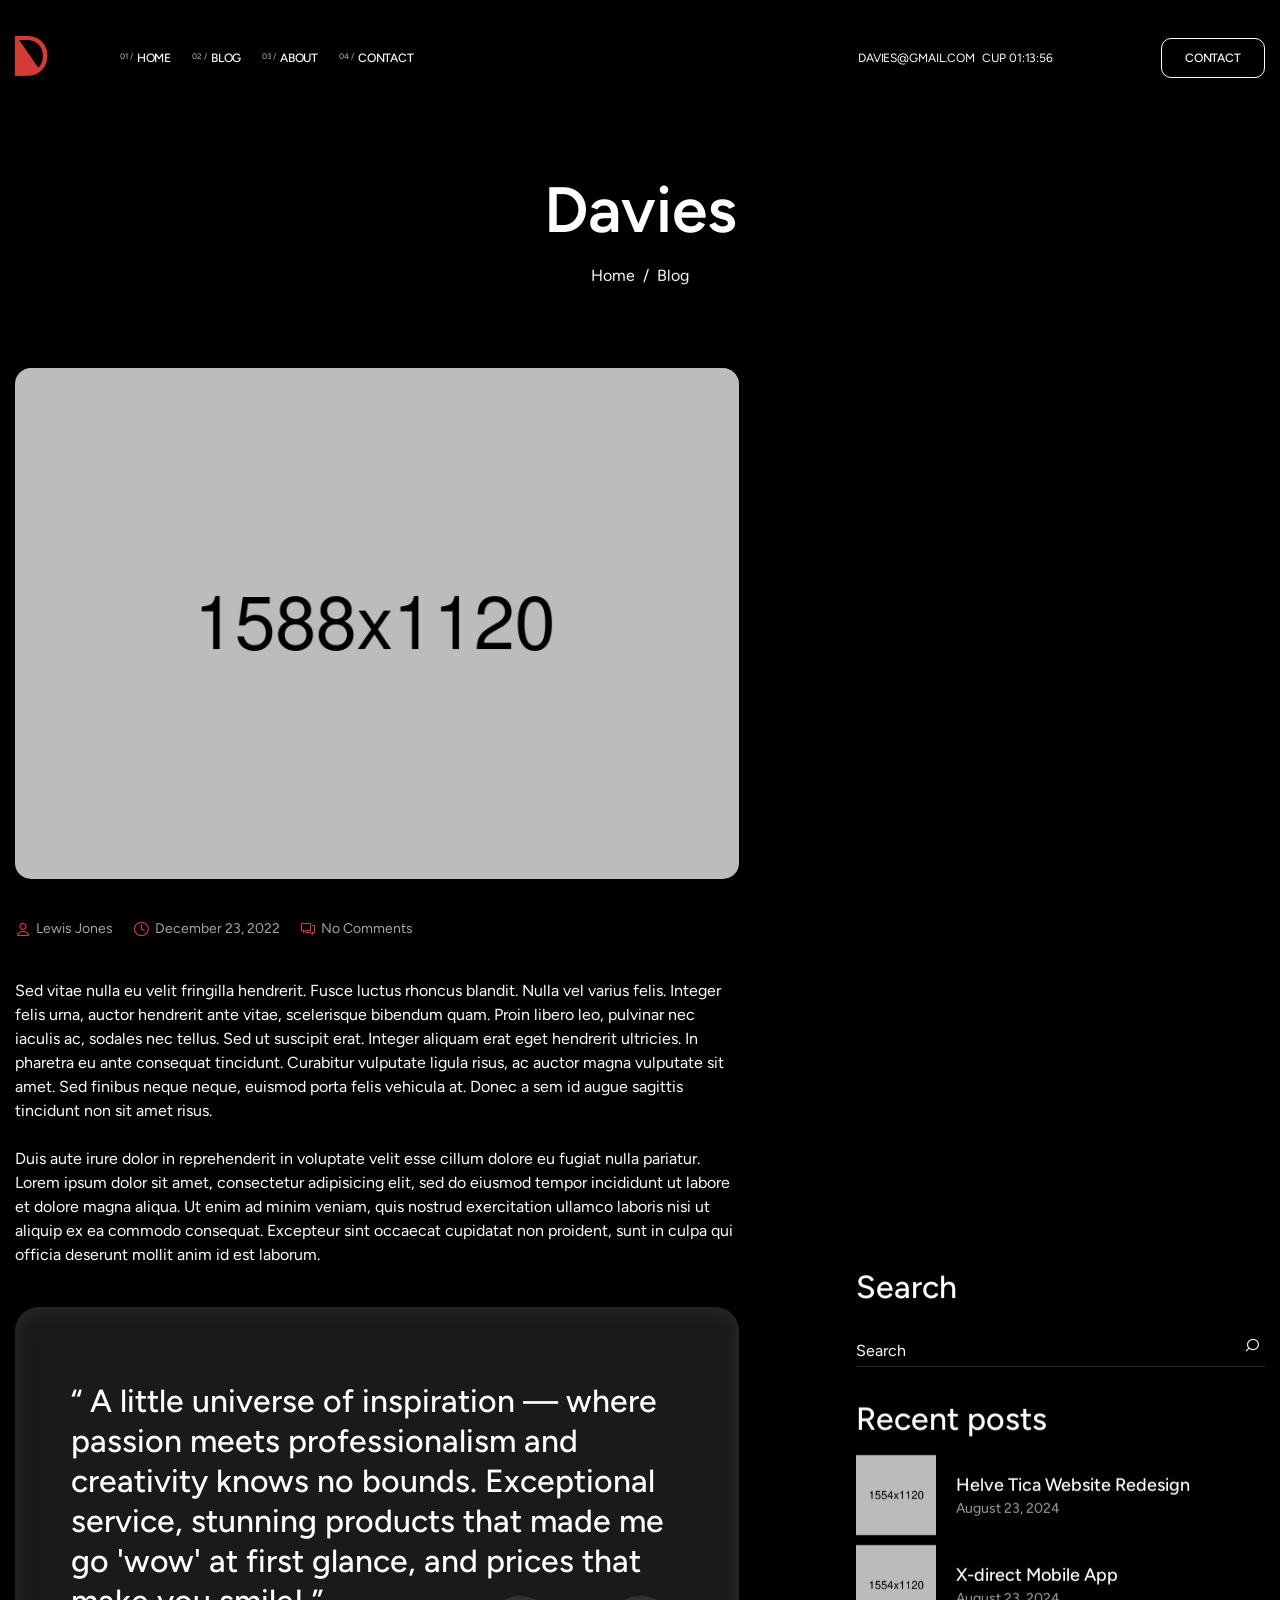
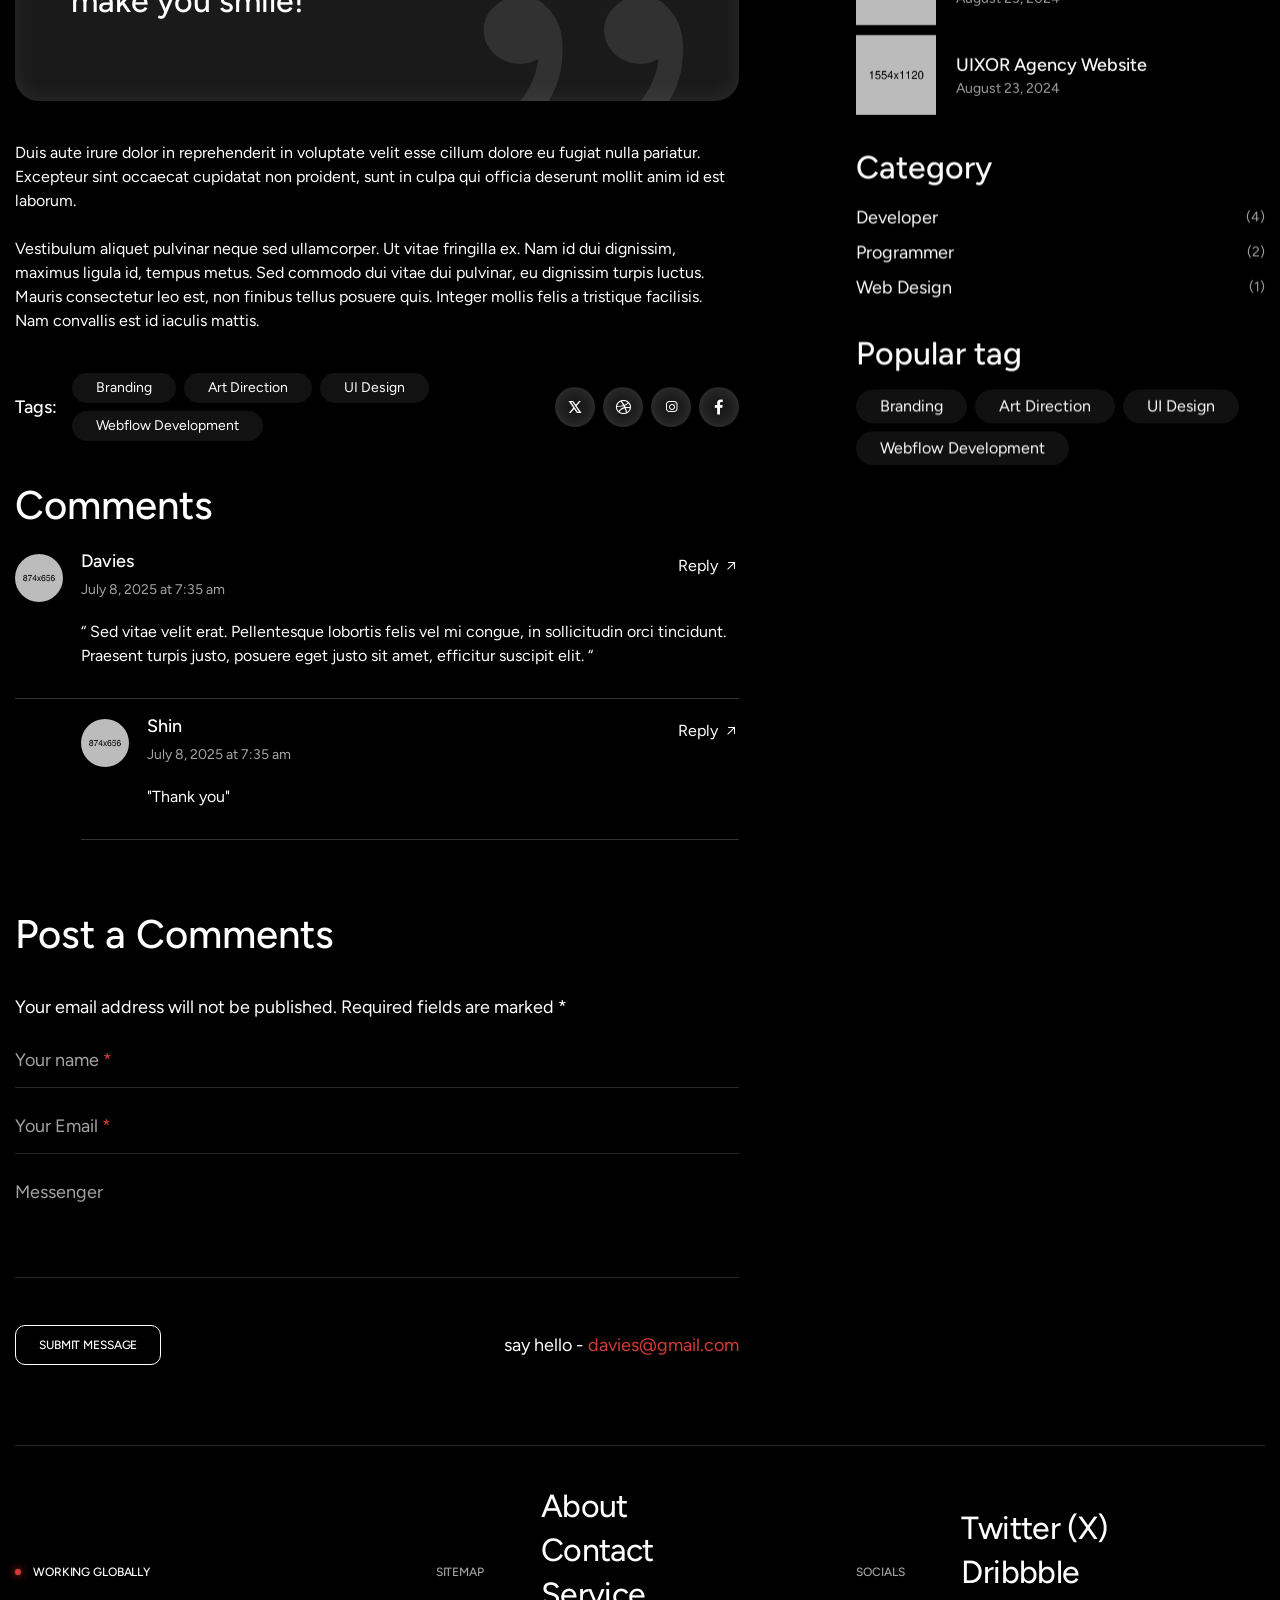
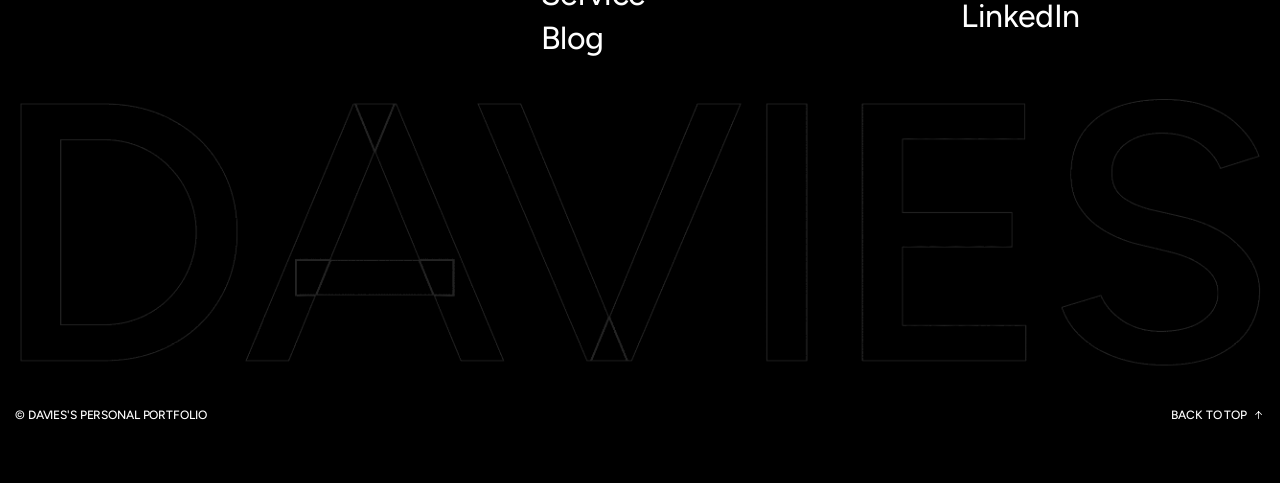
<file: blog-single.html>
<!DOCTYPE html>

<!--[if IE 8]><html class="ie" xmlns="http://www.w3.org/1999/xhtml" xml:lang="en-US" lang="en-US"> <![endif]-->
<!--[if (gte IE 9)|!(IE)]><!-->
<html xmlns="http://www.w3.org/1999/xhtml" xml:lang="en-US" lang="en-US">
<!--<![endif]-->

<head>
    <meta charset="utf-8">
    <title>Davies - Personal Portfolio HTML Template</title>
    <meta name="author" content="themesflat.com">
    <meta name="viewport" content="width=device-width, initial-scale=1, maximum-scale=1">
    <meta name="description"
        content="Davies - Personal Portfolio is a sleek and modern HTML template designed for developers, designers, freelancers, and professionals who want to showcase their work online. Fully responsive, SEO-friendly, and easy to customize, it helps you create a strong personal brand and impress potential clients or employers.">

    <!-- font -->
    <link rel="stylesheet" href="assets/fonts/fonts.css">
    <link rel="stylesheet" href="assets/icon/icomoon/style.css">
    <!-- css -->
    <link rel="stylesheet" href="assets/css/bootstrap.min.css">
    <link rel="stylesheet" href="assets/css/swiper-bundle.min.css">
    <link rel="stylesheet" href="assets/css/animate.css">
    <link rel="stylesheet" href="assets/css/odometer.min.css">
    <link rel="stylesheet" type="text/css" href="assets/css/styles.css">

    <!-- Favicon and Touch Icons  -->
    <link rel="shortcut icon" href="assets/images/logo/favicon.svg">
    <link rel="apple-touch-icon-precomposed" href="assets/images/logo/favicon.svg">
</head>

<body class="counter-scroll">
    <canvas class="cursor-trail d-none d-xl-block" id="trail"></canvas>

    <!-- Scroll Top -->
    <button id="goTop">
        <span class="border-progress"></span>
        <span class="ic-wrap">
            <span class="icon icon-arrow-caret-right"></span>
        </span>
    </button>
    <!-- /Scroll Top -->

    <main id="wrapper">
        <!-- Header -->
        <header class="tf-header m-0">
            <div class="header-inner">
                <div class="container">
                    <div class="row">
                        <div class="col-6 col-md-1">
                            <a href="index.html" class="logo-site">
                                <i class="icon icon-davies-logo"></i>
                            </a>
                        </div>
                        <div class="col-7 d-none d-md-block">
                            <div class="box-navigation">
                                <ul class="nav-menu-main">
                                    <li class="menu-item"><a href="index.html" class="item-link link text-caption"><span>01 /</span>HOME</a></li>
                                    <li class="menu-item has-child">
                                        <a href="#" class="item-link link text-caption"><span>02 /</span>BLOG</a>
                                        <ul class="sub-menu">
                                            <li class="sub-menu-item"><a href="blog-standard.html" class="item-link link text-caption">BLOG
                                                    STANDARD</a></li>
                                            <li class="sub-menu-item"><a href="blog-two-columns.html" class="item-link link text-caption">BLOG GRID
                                                    2</a></li>
                                            <li class="sub-menu-item"><a href="blog-three-columns.html" class="item-link link text-caption">BLOG GRID
                                                    3</a></li>
                                        </ul>
                                    </li>
                                    <li class="menu-item"><a href="index.html" class="item-link link text-caption"><span>03
                                                /</span>ABOUT</a></li>
                                    <li class="menu-item"><a href="index.html" class="item-link link text-caption"><span>04
                                                /</span>CONTACT</a></li>
                                </ul>
                            </div>
                        </div>
                        <div class="col-3 col-md-2 d-none d-sm-block">
                            <div class="header-contact">
                                <a href="mailto:davies@gmail.com" class="link text-caption">DAVIES@GMAIL.COM</a>
                                <p class="text-caption">
                                    CUP <span class="clock"></span>
                                </p>
                            </div>
                        </div>
                        <div class="col-6 col-sm-3 col-md-2 d-flex justify-content-end align-items-start">
                            <a href="#mobileMenu" data-bs-toggle="offcanvas" class="btn-mobile-menu text-caption link d-md-none">
                                <i class="icon icon-menu"></i>
                                MENU
                            </a>
                            <a href="index.html" class="tf-btn d-none d-md-flex">
                                <span class="text-caption">
                                    CONTACT
                                </span>
                            </a>
                        </div>
                    </div>
                </div>
            </div>
        </header>
        <!-- /Header -->
        <div class="section-page-title">
            <div class="container text-center">
                <h1 class="page-title fw-semibold effectFade fadeZoom">Davies</h1>
                <div class="breadcrumbs effectFade fadeUp">
                    <a href="index.html" class="link">Home</a>
                    <div>/</div>
                    <div>Blog</div>
                </div>
            </div>
        </div>
        <!-- Blog With Sidebar -->
        <section class="section-blog flat-spacing">
            <div class="container">
                <div class="row justify-content-between">
                    <div class="col-lg-7">
                        <div class="blog-single-wrap">
                            <div class="image effectFade fadeZoom">
                                <img loading="lazy" width="777" height="548" src="assets/images/blog/blog-4.jpg" alt="Image">
                            </div>
                            <div class="meta-list">
                                <div class="meta-item">
                                    <i class="icon icon-user"></i>
                                    <a href="#" class="link text-body-3 text-white-64">Lewis Jones</a>
                                </div>
                                <div class="meta-item">
                                    <i class="icon icon-clock"></i>
                                    <a href="#" class="link text-body-3 text-white-64">December 23, 2022</a>
                                </div>
                                <div class="meta-item">
                                    <i class="icon icon-dou-comments"></i>
                                    <span class="text-body-3 text-white-64">No Comments</span>
                                </div>
                            </div>
                            <p class="text-body-2">
                                Sed vitae nulla eu velit fringilla hendrerit. Fusce luctus rhoncus blandit. Nulla vel varius felis. Integer felis
                                urna, auctor hendrerit ante vitae, scelerisque bibendum quam. Proin libero leo, pulvinar nec iaculis ac, sodales nec
                                tellus. Sed ut suscipit erat. Integer aliquam erat eget hendrerit ultricies. In pharetra eu ante consequat
                                tincidunt. Curabitur vulputate ligula risus, ac auctor magna vulputate sit amet. Sed finibus neque neque, euismod
                                porta felis vehicula at. Donec a sem id augue sagittis tincidunt non sit amet risus.
                                <br>
                                <br>
                                Duis aute irure dolor in reprehenderit in voluptate velit esse cillum dolore eu fugiat nulla pariatur. Lorem ipsum
                                dolor sit amet, consectetur adipisicing elit, sed do eiusmod tempor incididunt ut labore et dolore magna aliqua. Ut
                                enim ad minim veniam, quis nostrud exercitation ullamco laboris nisi ut aliquip ex ea commodo consequat. Excepteur
                                sint occaecat cupidatat non proident, sunt in culpa qui officia deserunt mollit anim id est laborum.
                                <br>
                            </p>
                            <div class="blockquote-wrap">
                                <h5 class="fw-medium text">“ A little universe of inspiration — where passion meets professionalism and creativity
                                    knows no bounds. Exceptional service, stunning products that made me go 'wow' at first glance, and prices that
                                    make you smile! ”
                                </h5>
                                <img loading="lazy" width="200" height="155" src="assets/images/item/quote.png" alt="Image">
                            </div>
                            <p class="text-body-2">
                                Duis aute irure dolor in reprehenderit in voluptate velit esse cillum dolore eu fugiat nulla pariatur. Excepteur
                                sint occaecat cupidatat non proident, sunt in culpa qui officia deserunt mollit anim id est laborum.
                                <br>
                                <br>
                                Vestibulum aliquet pulvinar neque sed ullamcorper. Ut vitae fringilla ex. Nam id dui dignissim, maximus ligula id,
                                tempus metus. Sed commodo dui vitae dui pulvinar, eu dignissim turpis luctus. Mauris consectetur leo est, non
                                finibus tellus posuere quis. Integer mollis felis a tristique facilisis. Nam convallis est id iaculis mattis.
                            </p>
                            <div class="entry-footer">
                                <div class="tags-links">
                                    <h6 class="text-body-1">Tags:</h6>
                                    <ul class="list-tags flex-wrap">
                                        <li><a class="text-body-3" href="#">Branding</a></li>
                                        <li><a class="text-body-3" href="#">Art Direction</a></li>
                                        <li><a class="text-body-3" href="#">UI Design</a></li>
                                        <li><a class="text-body-3" href="#">Webflow Development</a></li>
                                    </ul>
                                </div>
                                <ul class="social-links justify-content-center">
                                    <li>
                                        <a href="#"><i class="icon icon-twitter"></i></a>
                                    </li>
                                    <li>
                                        <a href="#"><i class="icon icon-dribbble"></i></a>
                                    </li>
                                    <li>
                                        <a href="#"><i class="icon icon-instagram"></i></a>
                                    </li>
                                    <li>
                                        <a href="#"><i class="icon icon-facebook"></i></a>
                                    </li>
                                </ul>
                            </div>
                            <div class="comment-wrap">
                                <h4 class="heading">Comments</h4>
                                <div class="author">
                                    <div class="image">
                                        <img loading="lazy" width="48" height="48" src="assets/images/section/tes-1.jpg" alt="Image">
                                    </div>
                                    <div class="content">
                                        <div class="info">
                                            <h6 class="name text-body-1">
                                                <a class="link" href="#">Davies</a>
                                            </h6>
                                            <p class="time text-body-3 text-white-64">July 8, 2025 at 7:35 am</p>
                                        </div>
                                        <a href="#post-comment" class="reply link">Reply<i class="icon icon-arrow-top-right"></i></a>
                                        <p class="desc">“ Sed vitae velit erat. Pellentesque lobortis felis vel mi congue, in
                                            sollicitudin orci tincidunt. Praesent turpis justo, posuere eget justo sit
                                            amet, efficitur suscipit elit. “</p>
                                    </div>
                                </div>
                                <div class="author type-reply">
                                    <div class="image">
                                        <img loading="lazy" width="48" height="48" src="assets/images/section/tes-2.jpg" alt="Image">
                                    </div>
                                    <div class="content">
                                        <div class="info">
                                            <h6 class="name text-body-1">
                                                <a class="link" href="#">Shin</a>
                                            </h6>
                                            <p class="time text-body-3 text-white-64">July 8, 2025 at 7:35 am</p>
                                        </div>
                                        <a href="#post-comment" class="reply link">Reply<i class="icon icon-arrow-top-right"></i></a>
                                        <p class="desc">"Thank you"</p>
                                    </div>
                                </div>
                            </div>

                            <div class="post-comment" id="post-comment">
                                <h4 class="heading">Post a Comments</h4>
                                <p class="text text-body-1">Your email address will not be published. Required fields are marked *</p>
                                <form class="form-cta style-2">
                                    <div class="form-content">
                                        <fieldset class="tf-field">
                                            <input class="tf-input" type="text" placeholder="" required="">
                                            <label class="tf-lable">Your name <span class="text-primary">*</span></label>
                                        </fieldset>
                                        <fieldset class="tf-field">
                                            <input class="tf-input" type="email" placeholder="" required="">
                                            <label class="tf-lable">Your Email <span class="text-primary">*</span></label>
                                        </fieldset>
                                        <fieldset class="tf-field">
                                            <textarea class="tf-input rounded-0" placeholder="" required=""></textarea>
                                            <label class="tf-lable">Messenger</label>
                                        </fieldset>
                                    </div>
                                    <div class="form-action">
                                        <button type="submit" class="tf-btn">
                                            <span class="text-caption">SUBMIT MESSAGE</span>
                                        </button>
                                        <p class="text-body-1">
                                            say hello - <a href="#" class="text-primary">davies@gmail.com</a>
                                        </p>
                                    </div>
                                </form>
                            </div>
                        </div>
                    </div>
                    <div class="col-lg-4">
                        <div class="blog-sidebar m-lg-0">
                            <div class="sidebar-item effectFade fadeUp no-div">
                                <h5 class="sidebar-title">
                                    Search
                                </h5>
                                <form class="form-search">
                                    <fieldset class="text">
                                        <input type="text" placeholder="Search" class="" name="search" tabindex="0" value="" aria-required="true"
                                            required="">
                                    </fieldset>
                                    <button type="submit" class="link text-white">
                                        <i class="icon icon-search"></i>
                                    </button>
                                </form>
                            </div>
                            <div class="sidebar-item effectFade fadeUp no-div">
                                <h5 class="sidebar-title">
                                    Recent posts
                                </h5>
                                <div class="list-relatest-post">
                                    <div class="relatest-post-item">
                                        <div class="image">
                                            <img loading="lazy" width="80" height="80" src="assets/images/blog/blog-1.jpg" alt="Recenter">
                                        </div>
                                        <div class="content">
                                            <h6 class="title text-body-1">
                                                <a href="blog-single.html" class="link">
                                                    Helve Tica Website Redesign
                                                </a>
                                            </h6>
                                            <p class="time text-body-3 text-white-64">August 23, 2024</p>
                                        </div>
                                    </div>
                                    <div class="relatest-post-item">
                                        <div class="image">
                                            <img loading="lazy" width="80" height="80" src="assets/images/blog/blog-2.jpg" alt="Recenter">
                                        </div>
                                        <div class="content">
                                            <h6 class="title text-body-1">
                                                <a href="blog-single.html" class="link">
                                                    X-direct Mobile App
                                                </a>
                                            </h6>
                                            <p class="time text-body-3 text-white-64">August 23, 2024</p>
                                        </div>
                                    </div>
                                    <div class="relatest-post-item">
                                        <div class="image">
                                            <img loading="lazy" width="80" height="80" src="assets/images/blog/blog-3.jpg" alt="Recenter">
                                        </div>
                                        <div class="content">
                                            <h6 class="title text-body-1">
                                                <a href="blog-single.html" class="link">
                                                    UIXOR Agency Website
                                                </a>
                                            </h6>
                                            <p class="time text-body-3 text-white-64">August 23, 2024</p>
                                        </div>
                                    </div>
                                </div>
                            </div>
                            <div class="sidebar-item effectFade fadeUp no-div">
                                <h5 class="sidebar-title">
                                    Category
                                </h5>
                                <div class="sidebar-categories">
                                    <div class="item">
                                        <a href="#" class="text-body-1 link">Developer</a>
                                        <span class="text-body-3 text-white-64">(4)</span>
                                    </div>
                                    <div class="item">
                                        <a href="#" class="text-body-1 link">Programmer</a>
                                        <span class="text-body-3 text-white-64">(2)</span>
                                    </div>
                                    <div class="item">
                                        <a href="#" class="text-body-1 link">Web Design</a>
                                        <span class="text-body-3 text-white-64">(1)</span>
                                    </div>
                                </div>
                            </div>
                            <div class="sidebar-item effectFade fadeUp no-div">
                                <h5 class="sidebar-title">
                                    Popular tag
                                </h5>
                                <ul class="list-tags">
                                    <li><a class="text-body-2" href="#">Branding</a></li>
                                    <li><a class="text-body-2" href="#">Art Direction</a></li>
                                    <li><a class="text-body-2" href="#">UI Design</a></li>
                                    <li><a class="text-body-2" href="#">Webflow Development</a></li>
                                </ul>
                            </div>
                        </div>
                    </div>
                </div>
            </div>
        </section>
        <!-- /Blog With Sidebar -->
        <!-- Footer -->
        <footer class="tf-footer">
            <div class="container">
                <div class="br-line"></div>
            </div>
            <div class="footer-inner">
                <div class="container">
                    <div class="row">
                        <div class="col-md-4">
                            <p class="title text-has-dot text-caption fw-medium mb-md-0">
                                <span class="br-dot"></span>
                                WORKING GLOBALLY
                            </p>
                        </div>
                        <div class="col-6 col-sm-2 col-md-1">
                            <p class="footer-heading text-caption fw-medium text-white-64">
                                SITEMAP
                            </p>
                        </div>
                        <div class="col-6 col-sm-4 col-md-3">
                            <ul class="footer-menu-list mb-sm-0">
                                <li><a href="index.html" class="link letter-space--2 h5">About</a></li>
                                <li><a href="index.html" class="link letter-space--2 h5">Contact</a></li>
                                <li><a href="index.html" class="link letter-space--2 h5">Service</a></li>
                                <li><a href="blog-standard.html" class="link letter-space--2 h5">Blog</a></li>
                            </ul>
                        </div>
                        <div class="col-6 col-sm-2 col-md-1">
                            <p class="footer-heading text-caption fw-medium text-white-64">
                                SOCIALS
                            </p>
                        </div>
                        <div class="col-6 col-sm-4 col-md-3">
                            <ul class="footer-menu-list mb-0">
                                <li><a href="#" class="link letter-space--2 h5">Twitter (X)</a></li>
                                <li><a href="#" class="link letter-space--2 h5">Dribbble</a></li>
                                <li><a href="#" class="link letter-space--2 h5">LinkedIn</a></li>
                            </ul>
                        </div>
                    </div>
                </div>
            </div>
            <div class="footer-bottom">
                <div class="container">
                    <div class="img-agency">
                        <img class="effectFade fadeZoom" loading="lazy" width="1293" height="269" src="assets/images/logo/agency.png" alt="Image">
                    </div>
                    <div class="bottom">
                        <p class="text-nocopy text-caption fw-medium letter-space--1">
                            © DAVIES'S PERSONAL PORTFOLIO
                        </p>

                        <a href="#" class="action-go-top tf-link-icon link text-caption fw-medium letter-space--1">
                            BACK TO TOP
                            <i class="icon icon-arrow-long-right"></i>
                        </a>
                    </div>
                </div>
            </div>
        </footer>
        <!-- /Footer -->
    </main>
    <!-- Mobile Menu -->
    <div class="offcanvas offcanvas-bottom offcanvas-menu" id="mobileMenu">
        <div class="offcanvas-content">
            <div class="container h-100">
                <div class="offcanvas-content_wrapin">
                    <div class="canvas_head">
                        <a href="index.html" class="logo-site">
                            <i class="icon icon-davies-logo"></i>
                        </a>
                        <a href="#" data-bs-dismiss="offcanvas" class="btn-mobile-menu text-caption link">
                            <i class="icon icon-close"></i>
                            CLOSE
                        </a>
                    </div>
                    <div class="canvas_center">
                        <ul class="nav-ul-mb">
                            <li>
                                <div class="item">
                                    <a href="index.html" class="mb-menu-link text-display-1">
                                        <span class="text">Home</span>
                                        <div class="infiniteSlide_text_main">
                                            <div class="infiniteSlide infiniteSlide_text" data-clone="5">
                                                <p class="text-body-2 letter-space--1">
                                                    <span class="text-primary">//</span> View Home
                                                </p>
                                                <p class="text-body-2 letter-space--1">
                                                    <span class="text-primary">//</span> View Home
                                                </p>
                                                <p class="text-body-2 letter-space--1">
                                                    <span class="text-primary">//</span> View Home
                                                </p>
                                            </div>
                                        </div>
                                    </a>
                                </div>
                            </li>
                            <li>
                                <div class="item">
                                    <div class="has-sub-menu">
                                        <a href="#dropdown-menu-1" class="mb-menu-link text-display-1 collapsed" data-bs-toggle="collapse"
                                            aria-expanded="false" aria-controls="dropdown-menu-1">
                                            <span class="text">Blog</span>
                                            <div class="infiniteSlide_text_main">
                                                <div class="infiniteSlide infiniteSlide_text" data-clone="5">
                                                    <p class="text-body-2 letter-space--1">
                                                        <span class="text-primary">//</span> View Blog
                                                    </p>
                                                    <p class="text-body-2 letter-space--1">
                                                        <span class="text-primary">//</span> View Blog
                                                    </p>
                                                    <p class="text-body-2 letter-space--1">
                                                        <span class="text-primary">//</span> View Blog
                                                    </p>
                                                </div>
                                            </div>
                                        </a>
                                        <div id="dropdown-menu-1" class="collapse">
                                            <ul class="sub-nav-menu">
                                                <li><a href="blog-standard.html" class="sub-nav-link">Blog Standard</a></li>
                                                <li><a href="blog-two-columns.html" class="sub-nav-link">Blog Grid 2</a></li>
                                                <li><a href="blog-three-columns.html" class="sub-nav-link">Blog Grid 3</a></li>
                                            </ul>
                                        </div>
                                    </div>
                                </div>
                            </li>
                            <li>
                                <div class="item">
                                    <a href="index.html" class="mb-menu-link text-display-1">
                                        <span class="text">About</span>
                                        <div class="infiniteSlide_text_main">
                                            <div class="infiniteSlide infiniteSlide_text" data-clone="5">
                                                <p class="text-body-2 letter-space--1">
                                                    <span class="text-primary">//</span> View About
                                                </p>
                                                <p class="text-body-2 letter-space--1">
                                                    <span class="text-primary">//</span> View About
                                                </p>
                                                <p class="text-body-2 letter-space--1">
                                                    <span class="text-primary">//</span> View About
                                                </p>
                                            </div>
                                        </div>
                                    </a>
                                </div>
                            </li>
                            <li>
                                <div class="item">
                                    <a href="index.html" class="mb-menu-link text-display-1">
                                        <span class="text">Contact</span>
                                        <div class="infiniteSlide_text_main">
                                            <div class="infiniteSlide infiniteSlide_text" data-clone="5">
                                                <p class="text-body-2 letter-space--1">
                                                    <span class="text-primary">//</span> View Contact
                                                </p>
                                                <p class="text-body-2 letter-space--1">
                                                    <span class="text-primary">//</span> View Contact
                                                </p>
                                                <p class="text-body-2 letter-space--1">
                                                    <span class="text-primary">//</span> View Contact
                                                </p>
                                            </div>
                                        </div>
                                    </a>
                                </div>
                            </li>
                        </ul>
                    </div>
                    <div class="canvas_foot">
                        <div class="left">
                            <a href="mailto:davies@gmail.com" class="link text-caption">DAVIES@GMAIL.COM</a>
                            <p class="text-caption">
                                CUP <span class="clock"></span>
                            </p>
                        </div>
                        <div class="right">
                            <a href="#" class="tf-link-icon text-caption link">
                                <i class="icon icon-arrow-top-right"></i>
                                TWITTER (X)
                            </a>
                            <a href="#" class="tf-link-icon text-caption link">
                                <i class="icon icon-arrow-top-right"></i>
                                DRIBBBLE
                            </a>
                            <a href="#" class="tf-link-icon text-caption link">
                                <i class="icon icon-arrow-top-right"></i>
                                LINKEDIN
                            </a>
                        </div>
                    </div>
                </div>
            </div>
        </div>
    </div>
    <!-- /Mobile Menu -->

    <!-- Javascript -->
    <script src="assets/js/bootstrap.min.js"></script>
    <script src="assets/js/jquery.min.js"></script>
    <script src="assets/js/swiper-bundle.min.js"></script>
    <script src="assets/js/carousel.js"></script>

    <script src="assets/js/infinityslide.js"></script>
    <script src="assets/js/ScrollSmooth.js"></script>
    <script src="assets/js/gsap.min.js"></script>
    <script src="assets/js/gsapAnimation.js"></script>
    <script src="assets/js/SplitText.min.js"></script>
    <script src="assets/js/ScrollTrigger.min.js"></script>
    <script src="assets/js/odometer.min.js"></script>
    <script src="assets/js/jquery.nice-select.min.js"></script>
    <script src="assets/js/main.js"></script>
</body>

</html>
</file>
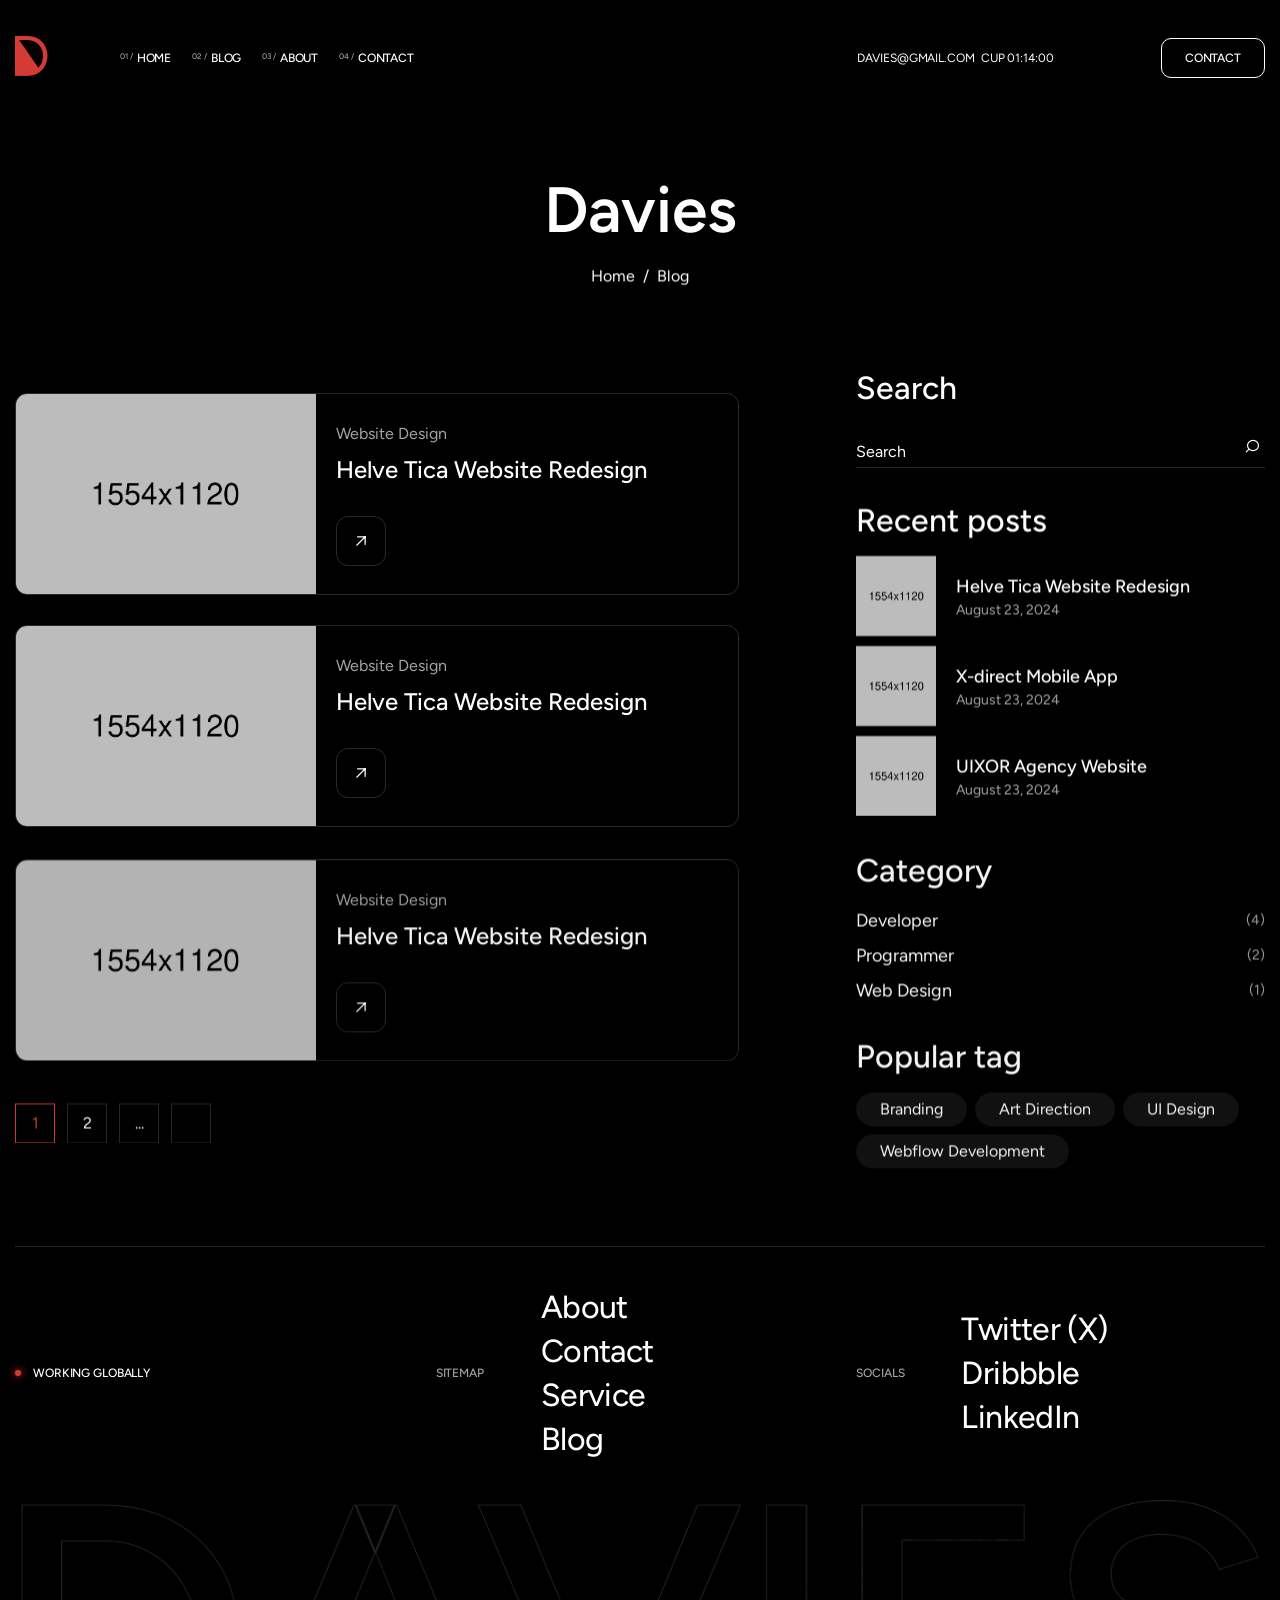
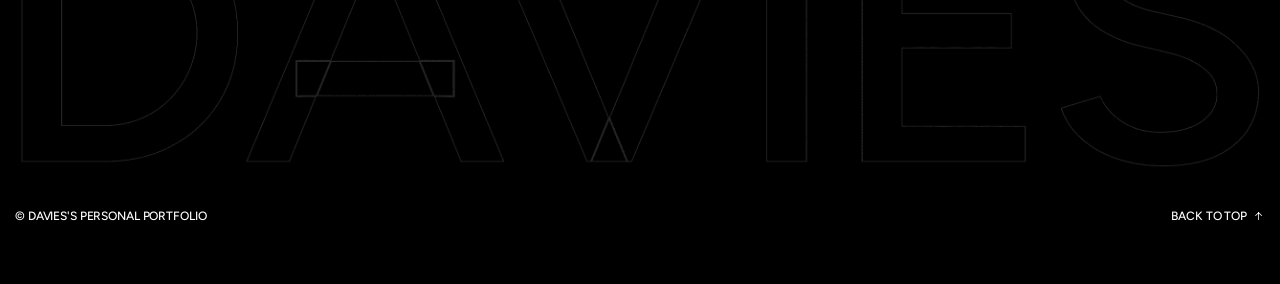
<file: blog-standard.html>
<!DOCTYPE html>

<!--[if IE 8]><html class="ie" xmlns="http://www.w3.org/1999/xhtml" xml:lang="en-US" lang="en-US"> <![endif]-->
<!--[if (gte IE 9)|!(IE)]><!-->
<html xmlns="http://www.w3.org/1999/xhtml" xml:lang="en-US" lang="en-US">
<!--<![endif]-->

<head>
    <meta charset="utf-8">
    <title>Davies - Personal Portfolio HTML Template</title>
    <meta name="author" content="themesflat.com">
    <meta name="viewport" content="width=device-width, initial-scale=1, maximum-scale=1">
    <meta name="description"
        content="Davies - Personal Portfolio is a sleek and modern HTML template designed for developers, designers, freelancers, and professionals who want to showcase their work online. Fully responsive, SEO-friendly, and easy to customize, it helps you create a strong personal brand and impress potential clients or employers.">

    <!-- font -->
    <link rel="stylesheet" href="assets/fonts/fonts.css">
    <link rel="stylesheet" href="assets/icon/icomoon/style.css">
    <!-- css -->
    <link rel="stylesheet" href="assets/css/bootstrap.min.css">
    <link rel="stylesheet" href="assets/css/swiper-bundle.min.css">
    <link rel="stylesheet" href="assets/css/animate.css">
    <link rel="stylesheet" href="assets/css/odometer.min.css">
    <link rel="stylesheet" type="text/css" href="assets/css/styles.css">

    <!-- Favicon and Touch Icons  -->
    <link rel="shortcut icon" href="assets/images/logo/favicon.svg">
    <link rel="apple-touch-icon-precomposed" href="assets/images/logo/favicon.svg">
</head>

<body class="counter-scroll">
    <canvas class="cursor-trail d-none d-xl-block" id="trail"></canvas>

    <!-- Scroll Top -->
    <button id="goTop">
        <span class="border-progress"></span>
        <span class="ic-wrap">
            <span class="icon icon-arrow-caret-right"></span>
        </span>
    </button>
    <!-- /Scroll Top -->

    <main id="wrapper">
        <!-- Header -->
        <header class="tf-header m-0">
            <div class="header-inner">
                <div class="container">
                    <div class="row">
                        <div class="col-6 col-md-1">
                            <a href="index.html" class="logo-site">
                                <i class="icon icon-davies-logo"></i>
                            </a>
                        </div>
                        <div class="col-7 d-none d-md-block">
                            <div class="box-navigation">
                                <ul class="nav-menu-main">
                                    <li class="menu-item"><a href="index.html" class="item-link link text-caption"><span>01 /</span>HOME</a></li>
                                    <li class="menu-item has-child">
                                        <a href="#" class="item-link link text-caption"><span>02 /</span>BLOG</a>
                                        <ul class="sub-menu">
                                            <li class="sub-menu-item"><a href="blog-standard.html" class="item-link link text-caption">BLOG
                                                    STANDARD</a></li>
                                            <li class="sub-menu-item"><a href="blog-two-columns.html" class="item-link link text-caption">BLOG GRID
                                                    2</a></li>
                                            <li class="sub-menu-item"><a href="blog-three-columns.html" class="item-link link text-caption">BLOG GRID
                                                    3</a></li>
                                        </ul>
                                    </li>
                                    <li class="menu-item"><a href="index.html" class="item-link link text-caption"><span>03
                                                /</span>ABOUT</a></li>
                                    <li class="menu-item"><a href="index.html" class="item-link link text-caption"><span>04
                                                /</span>CONTACT</a></li>
                                </ul>
                            </div>
                        </div>
                        <div class="col-3 col-md-2 d-none d-sm-block">
                            <div class="header-contact">
                                <a href="mailto:davies@gmail.com" class="link text-caption">DAVIES@GMAIL.COM</a>
                                <p class="text-caption">
                                    CUP <span class="clock"></span>
                                </p>
                            </div>
                        </div>
                        <div class="col-6 col-sm-3 col-md-2 d-flex justify-content-end align-items-start">
                            <a href="#mobileMenu" data-bs-toggle="offcanvas" class="btn-mobile-menu text-caption link d-md-none">
                                <i class="icon icon-menu"></i>
                                MENU
                            </a>
                            <a href="index.html" class="tf-btn d-none d-md-flex">
                                <span class="text-caption">
                                    CONTACT
                                </span>
                            </a>
                        </div>
                    </div>
                </div>
            </div>
        </header>
        <!-- /Header -->
        <div class="section-page-title">
            <div class="container text-center">
                <h1 class="page-title fw-semibold effectFade fadeZoom">Davies</h1>
                <div class="breadcrumbs effectFade fadeUp">
                    <a href="index.html" class="link">Home</a>
                    <div>/</div>
                    <div>Blog</div>
                </div>
            </div>
        </div>
        <!-- Blog With Sidebar -->
        <section class="section-blog flat-spacing">
            <div class="container">
                <div class="row justify-content-between">
                    <div class="col-lg-7">
                        <div class="tf-grid-layout">
                            <div class="article-blog style-horizontal hover-img effectFade fadeUp no-div">
                                <a href="blog-single.html" class="blog-image img-style">
                                    <img loading="lazy" width="426" height="307" src="assets/images/blog/blog-1.jpg" alt="Image">
                                </a>
                                <div class="blog-content">
                                    <div class="infor">
                                        <p class="infor_sub text-white-64">
                                            Website Design
                                        </p>
                                        <h6>
                                            <a href="blog-single.html" class="link infor_name">
                                                Helve Tica Website Redesign
                                            </a>
                                        </h6>
                                    </div>
                                    <a href="blog-single.html" class="btn-action">
                                        <i class="icon icon-arrow-top-right"></i>
                                    </a>
                                </div>
                            </div>
                            <div class="article-blog style-horizontal hover-img effectFade fadeUp no-div">
                                <a href="blog-single.html" class="blog-image img-style">
                                    <img loading="lazy" width="426" height="307" src="assets/images/blog/blog-2.jpg" alt="Image">
                                </a>
                                <div class="blog-content">
                                    <div class="infor">
                                        <p class="infor_sub text-white-64">
                                            Website Design
                                        </p>
                                        <h6>
                                            <a href="blog-single.html" class="link infor_name">
                                                Helve Tica Website Redesign
                                            </a>
                                        </h6>
                                    </div>
                                    <a href="blog-single.html" class="btn-action">
                                        <i class="icon icon-arrow-top-right"></i>
                                    </a>
                                </div>
                            </div>
                            <div class="article-blog style-horizontal hover-img effectFade fadeUp no-div">
                                <a href="blog-single.html" class="blog-image img-style">
                                    <img loading="lazy" width="426" height="307" src="assets/images/blog/blog-3.jpg" alt="Image">
                                </a>
                                <div class="blog-content">
                                    <div class="infor">
                                        <p class="infor_sub text-white-64">
                                            Website Design
                                        </p>
                                        <h6>
                                            <a href="blog-single.html" class="link infor_name">
                                                Helve Tica Website Redesign
                                            </a>
                                        </h6>
                                    </div>
                                    <a href="blog-single.html" class="btn-action">
                                        <i class="icon icon-arrow-top-right"></i>
                                    </a>
                                </div>
                            </div>
                            <div class="wd-full effectFade fadeUp no-div">
                                <ul class="wg-pagination">
                                    <li>
                                        <a href="#" class="pagination-item active">1</a>
                                    </li>
                                    <li>
                                        <a href="#" class="pagination-item">2</a>
                                    </li>
                                    <li>
                                        <a href="#" class="pagination-item">...</a>
                                    </li>
                                    <li>
                                        <a href="#" class="pagination-item"><i class="icon icon-angle-right-solid"></i></a>
                                    </li>
                                </ul>
                            </div>
                        </div>
                    </div>
                    <div class="col-lg-4">
                        <div class="blog-sidebar m-lg-0">
                            <div class="sidebar-item effectFade fadeUp no-div">
                                <h5 class="sidebar-title">
                                    Search
                                </h5>
                                <form class="form-search">
                                    <fieldset class="text">
                                        <input type="text" placeholder="Search" class="" name="search" tabindex="0" value="" aria-required="true"
                                            required="">
                                    </fieldset>
                                    <button type="submit" class="link text-white">
                                        <i class="icon icon-search"></i>
                                    </button>
                                </form>
                            </div>
                            <div class="sidebar-item effectFade fadeUp no-div">
                                <h5 class="sidebar-title">
                                    Recent posts
                                </h5>
                                <div class="list-relatest-post">
                                    <div class="relatest-post-item">
                                        <div class="image">
                                            <img loading="lazy" width="80" height="80" src="assets/images/blog/blog-1.jpg" alt="Recenter">
                                        </div>
                                        <div class="content">
                                            <h6 class="title text-body-1">
                                                <a href="blog-single.html" class="link">
                                                    Helve Tica Website Redesign
                                                </a>
                                            </h6>
                                            <p class="time text-body-3 text-white-64">August 23, 2024</p>
                                        </div>
                                    </div>
                                    <div class="relatest-post-item">
                                        <div class="image">
                                            <img loading="lazy" width="80" height="80" src="assets/images/blog/blog-2.jpg" alt="Recenter">
                                        </div>
                                        <div class="content">
                                            <h6 class="title text-body-1">
                                                <a href="blog-single.html" class="link">
                                                    X-direct Mobile App
                                                </a>
                                            </h6>
                                            <p class="time text-body-3 text-white-64">August 23, 2024</p>
                                        </div>
                                    </div>
                                    <div class="relatest-post-item">
                                        <div class="image">
                                            <img loading="lazy" width="80" height="80" src="assets/images/blog/blog-3.jpg" alt="Recenter">
                                        </div>
                                        <div class="content">
                                            <h6 class="title text-body-1">
                                                <a href="blog-single.html" class="link">
                                                    UIXOR Agency Website
                                                </a>
                                            </h6>
                                            <p class="time text-body-3 text-white-64">August 23, 2024</p>
                                        </div>
                                    </div>
                                </div>
                            </div>
                            <div class="sidebar-item effectFade fadeUp no-div">
                                <h5 class="sidebar-title">
                                    Category
                                </h5>
                                <div class="sidebar-categories">
                                    <div class="item">
                                        <a href="#" class="text-body-1 link">Developer</a>
                                        <span class="text-body-3 text-white-64">(4)</span>
                                    </div>
                                    <div class="item">
                                        <a href="#" class="text-body-1 link">Programmer</a>
                                        <span class="text-body-3 text-white-64">(2)</span>
                                    </div>
                                    <div class="item">
                                        <a href="#" class="text-body-1 link">Web Design</a>
                                        <span class="text-body-3 text-white-64">(1)</span>
                                    </div>
                                </div>
                            </div>
                            <div class="sidebar-item effectFade fadeUp no-div">
                                <h5 class="sidebar-title">
                                    Popular tag
                                </h5>
                                <ul class="list-tags">
                                    <li><a class="text-body-2" href="#">Branding</a></li>
                                    <li><a class="text-body-2" href="#">Art Direction</a></li>
                                    <li><a class="text-body-2" href="#">UI Design</a></li>
                                    <li><a class="text-body-2" href="#">Webflow Development</a></li>
                                </ul>
                            </div>
                        </div>
                    </div>
                </div>
            </div>
        </section>
        <!-- /Blog With Sidebar -->
        <!-- Footer -->
        <footer class="tf-footer">
            <div class="container">
                <div class="br-line"></div>
            </div>
            <div class="footer-inner">
                <div class="container">
                    <div class="row">
                        <div class="col-md-4">
                            <p class="title text-has-dot text-caption fw-medium mb-md-0">
                                <span class="br-dot"></span>
                                WORKING GLOBALLY
                            </p>
                        </div>
                        <div class="col-6 col-sm-2 col-md-1">
                            <p class="footer-heading text-caption fw-medium text-white-64">
                                SITEMAP
                            </p>
                        </div>
                        <div class="col-6 col-sm-4 col-md-3">
                            <ul class="footer-menu-list mb-sm-0">
                                <li><a href="index.html" class="link letter-space--2 h5">About</a></li>
                                <li><a href="index.html" class="link letter-space--2 h5">Contact</a></li>
                                <li><a href="index.html" class="link letter-space--2 h5">Service</a></li>
                                <li><a href="blog-standard.html" class="link letter-space--2 h5">Blog</a></li>
                            </ul>
                        </div>
                        <div class="col-6 col-sm-2 col-md-1">
                            <p class="footer-heading text-caption fw-medium text-white-64">
                                SOCIALS
                            </p>
                        </div>
                        <div class="col-6 col-sm-4 col-md-3">
                            <ul class="footer-menu-list mb-0">
                                <li><a href="#" class="link letter-space--2 h5">Twitter (X)</a></li>
                                <li><a href="#" class="link letter-space--2 h5">Dribbble</a></li>
                                <li><a href="#" class="link letter-space--2 h5">LinkedIn</a></li>
                            </ul>
                        </div>
                    </div>
                </div>
            </div>
            <div class="footer-bottom">
                <div class="container">
                    <div class="img-agency">
                        <img class="effectFade fadeZoom" loading="lazy" width="1293" height="269" src="assets/images/logo/agency.png" alt="Image">
                    </div>
                    <div class="bottom">
                        <p class="text-nocopy text-caption fw-medium letter-space--1">
                            © DAVIES'S PERSONAL PORTFOLIO
                        </p>

                        <a href="#" class="action-go-top tf-link-icon link text-caption fw-medium letter-space--1">
                            BACK TO TOP
                            <i class="icon icon-arrow-long-right"></i>
                        </a>
                    </div>
                </div>
            </div>
        </footer>
        <!-- /Footer -->
    </main>
    <!-- Mobile Menu -->
    <div class="offcanvas offcanvas-bottom offcanvas-menu" id="mobileMenu">
        <div class="offcanvas-content">
            <div class="container h-100">
                <div class="offcanvas-content_wrapin">
                    <div class="canvas_head">
                        <a href="index.html" class="logo-site">
                            <i class="icon icon-davies-logo"></i>
                        </a>
                        <a href="#" data-bs-dismiss="offcanvas" class="btn-mobile-menu text-caption link">
                            <i class="icon icon-close"></i>
                            CLOSE
                        </a>
                    </div>
                    <div class="canvas_center">
                        <ul class="nav-ul-mb">
                            <li>
                                <div class="item">
                                    <a href="index.html" class="mb-menu-link text-display-1">
                                        <span class="text">Home</span>
                                        <div class="infiniteSlide_text_main">
                                            <div class="infiniteSlide infiniteSlide_text" data-clone="5">
                                                <p class="text-body-2 letter-space--1">
                                                    <span class="text-primary">//</span> View Home
                                                </p>
                                                <p class="text-body-2 letter-space--1">
                                                    <span class="text-primary">//</span> View Home
                                                </p>
                                                <p class="text-body-2 letter-space--1">
                                                    <span class="text-primary">//</span> View Home
                                                </p>
                                            </div>
                                        </div>
                                    </a>
                                </div>
                            </li>
                            <li>
                                <div class="item">
                                    <div class="has-sub-menu">
                                        <a href="#dropdown-menu-1" class="mb-menu-link text-display-1 collapsed" data-bs-toggle="collapse"
                                            aria-expanded="false" aria-controls="dropdown-menu-1">
                                            <span class="text">Blog</span>
                                            <div class="infiniteSlide_text_main">
                                                <div class="infiniteSlide infiniteSlide_text" data-clone="5">
                                                    <p class="text-body-2 letter-space--1">
                                                        <span class="text-primary">//</span> View Blog
                                                    </p>
                                                    <p class="text-body-2 letter-space--1">
                                                        <span class="text-primary">//</span> View Blog
                                                    </p>
                                                    <p class="text-body-2 letter-space--1">
                                                        <span class="text-primary">//</span> View Blog
                                                    </p>
                                                </div>
                                            </div>
                                        </a>
                                        <div id="dropdown-menu-1" class="collapse">
                                            <ul class="sub-nav-menu">
                                                <li><a href="blog-standard.html" class="sub-nav-link">Blog Standard</a></li>
                                                <li><a href="blog-two-columns.html" class="sub-nav-link">Blog Grid 2</a></li>
                                                <li><a href="blog-three-columns.html" class="sub-nav-link">Blog Grid 3</a></li>
                                            </ul>
                                        </div>
                                    </div>
                                </div>
                            </li>
                            <li>
                                <div class="item">
                                    <a href="index.html" class="mb-menu-link text-display-1">
                                        <span class="text">About</span>
                                        <div class="infiniteSlide_text_main">
                                            <div class="infiniteSlide infiniteSlide_text" data-clone="5">
                                                <p class="text-body-2 letter-space--1">
                                                    <span class="text-primary">//</span> View About
                                                </p>
                                                <p class="text-body-2 letter-space--1">
                                                    <span class="text-primary">//</span> View About
                                                </p>
                                                <p class="text-body-2 letter-space--1">
                                                    <span class="text-primary">//</span> View About
                                                </p>
                                            </div>
                                        </div>
                                    </a>
                                </div>
                            </li>
                            <li>
                                <div class="item">
                                    <a href="index.html" class="mb-menu-link text-display-1">
                                        <span class="text">Contact</span>
                                        <div class="infiniteSlide_text_main">
                                            <div class="infiniteSlide infiniteSlide_text" data-clone="5">
                                                <p class="text-body-2 letter-space--1">
                                                    <span class="text-primary">//</span> View Contact
                                                </p>
                                                <p class="text-body-2 letter-space--1">
                                                    <span class="text-primary">//</span> View Contact
                                                </p>
                                                <p class="text-body-2 letter-space--1">
                                                    <span class="text-primary">//</span> View Contact
                                                </p>
                                            </div>
                                        </div>
                                    </a>
                                </div>
                            </li>
                        </ul>
                    </div>
                    <div class="canvas_foot">
                        <div class="left">
                            <a href="mailto:davies@gmail.com" class="link text-caption">DAVIES@GMAIL.COM</a>
                            <p class="text-caption">
                                CUP <span class="clock"></span>
                            </p>
                        </div>
                        <div class="right">
                            <a href="#" class="tf-link-icon text-caption link">
                                <i class="icon icon-arrow-top-right"></i>
                                TWITTER (X)
                            </a>
                            <a href="#" class="tf-link-icon text-caption link">
                                <i class="icon icon-arrow-top-right"></i>
                                DRIBBBLE
                            </a>
                            <a href="#" class="tf-link-icon text-caption link">
                                <i class="icon icon-arrow-top-right"></i>
                                LINKEDIN
                            </a>
                        </div>
                    </div>
                </div>
            </div>
        </div>
    </div>
    <!-- /Mobile Menu -->

    <!-- Javascript -->
    <script src="assets/js/bootstrap.min.js"></script>
    <script src="assets/js/jquery.min.js"></script>
    <script src="assets/js/swiper-bundle.min.js"></script>
    <script src="assets/js/carousel.js"></script>

    <script src="assets/js/infinityslide.js"></script>
    <script src="assets/js/ScrollSmooth.js"></script>
    <script src="assets/js/gsap.min.js"></script>
    <script src="assets/js/gsapAnimation.js"></script>
    <script src="assets/js/SplitText.min.js"></script>
    <script src="assets/js/ScrollTrigger.min.js"></script>
    <script src="assets/js/odometer.min.js"></script>
    <script src="assets/js/jquery.nice-select.min.js"></script>
    <script src="assets/js/main.js"></script>
</body>

</html>
</file>
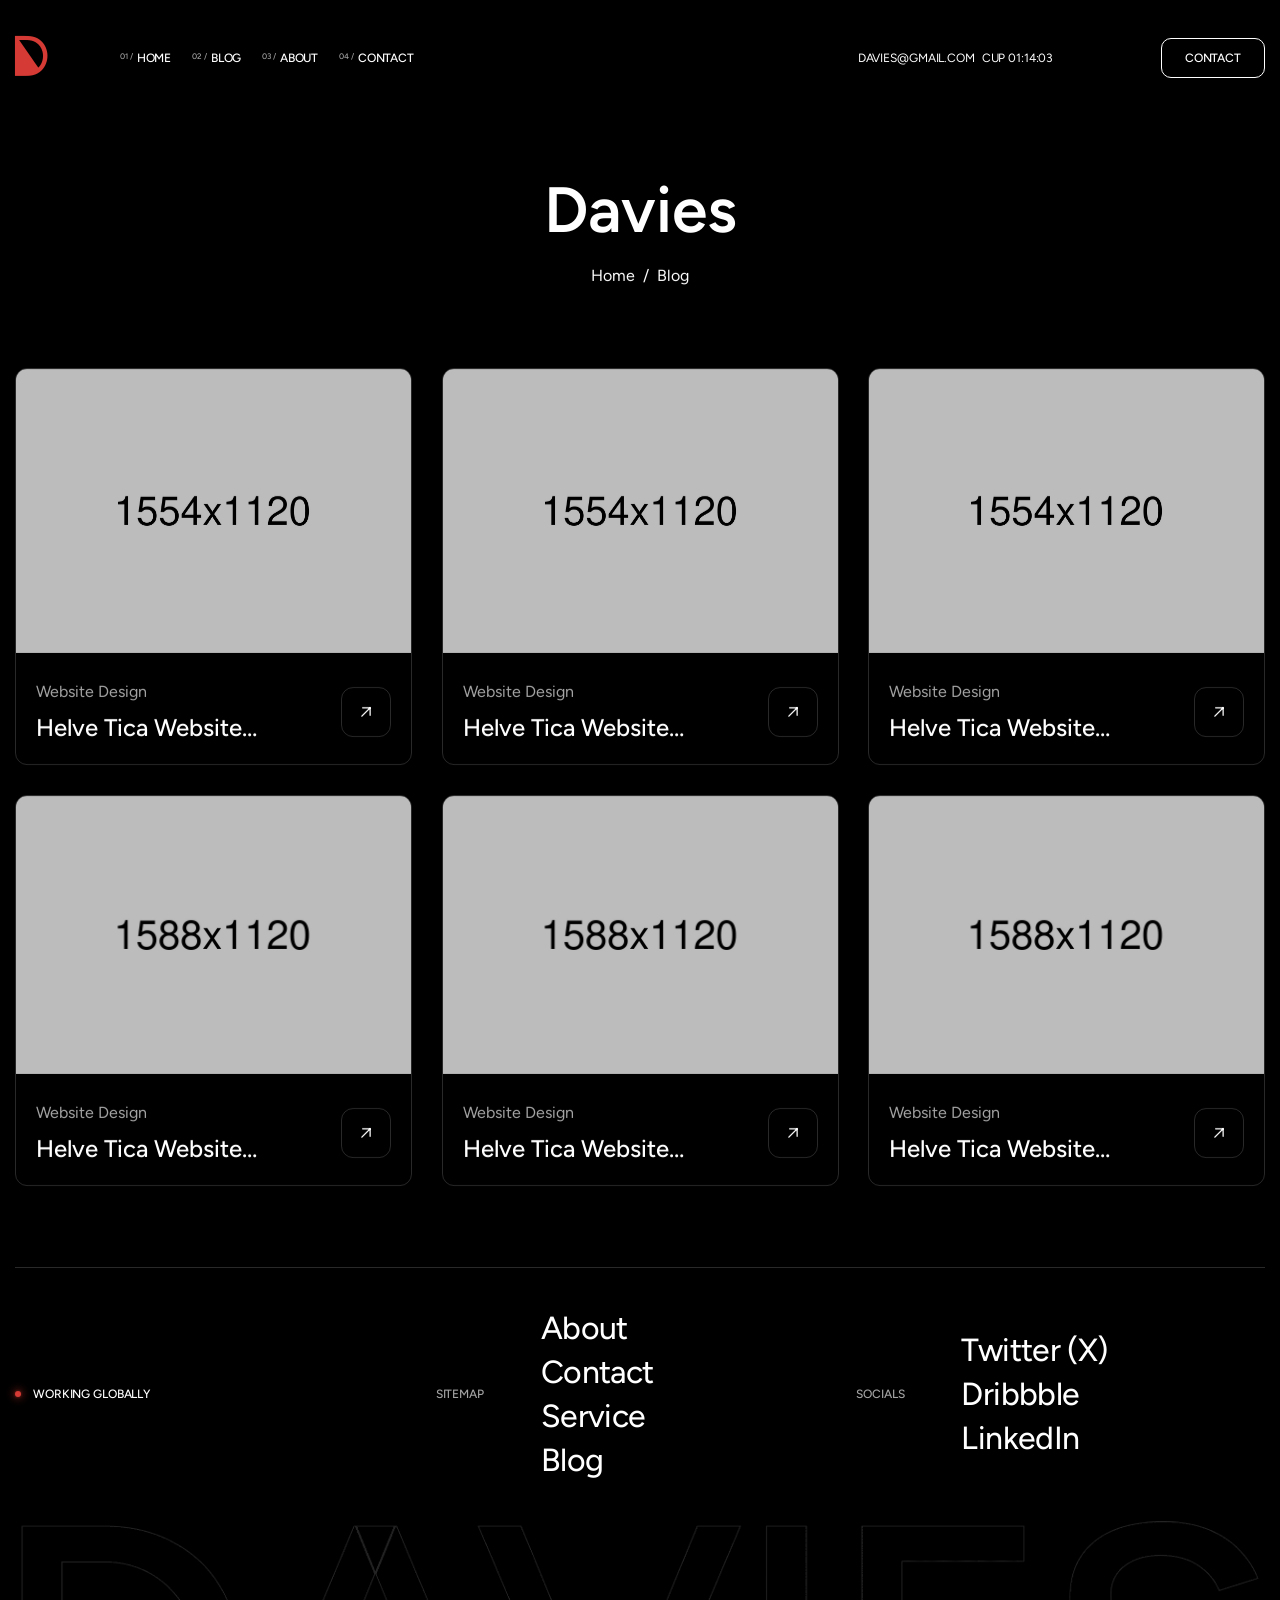
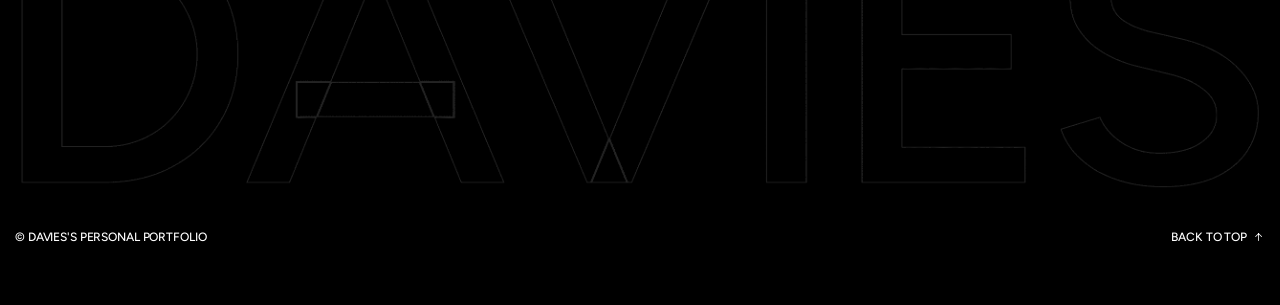
<file: blog-three-columns.html>
<!DOCTYPE html>

<!--[if IE 8]><html class="ie" xmlns="http://www.w3.org/1999/xhtml" xml:lang="en-US" lang="en-US"> <![endif]-->
<!--[if (gte IE 9)|!(IE)]><!-->
<html xmlns="http://www.w3.org/1999/xhtml" xml:lang="en-US" lang="en-US">
<!--<![endif]-->

<head>
    <meta charset="utf-8">
    <title>Davies - Personal Portfolio HTML Template</title>
    <meta name="author" content="themesflat.com">
    <meta name="viewport" content="width=device-width, initial-scale=1, maximum-scale=1">
    <meta name="description"
        content="Davies - Personal Portfolio is a sleek and modern HTML template designed for developers, designers, freelancers, and professionals who want to showcase their work online. Fully responsive, SEO-friendly, and easy to customize, it helps you create a strong personal brand and impress potential clients or employers.">

    <!-- font -->
    <link rel="stylesheet" href="assets/fonts/fonts.css">
    <link rel="stylesheet" href="assets/icon/icomoon/style.css">
    <!-- css -->
    <link rel="stylesheet" href="assets/css/bootstrap.min.css">
    <link rel="stylesheet" href="assets/css/swiper-bundle.min.css">
    <link rel="stylesheet" href="assets/css/animate.css">
    <link rel="stylesheet" href="assets/css/odometer.min.css">
    <link rel="stylesheet" type="text/css" href="assets/css/styles.css">

    <!-- Favicon and Touch Icons  -->
    <link rel="shortcut icon" href="assets/images/logo/favicon.svg">
    <link rel="apple-touch-icon-precomposed" href="assets/images/logo/favicon.svg">
</head>

<body class="counter-scroll">
    <canvas class="cursor-trail d-none d-xl-block" id="trail"></canvas>

    <!-- Scroll Top -->
    <button id="goTop">
        <span class="border-progress"></span>
        <span class="ic-wrap">
            <span class="icon icon-arrow-caret-right"></span>
        </span>
    </button>
    <!-- /Scroll Top -->

    <main id="wrapper">
        <!-- Header -->
        <header class="tf-header m-0">
            <div class="header-inner">
                <div class="container">
                    <div class="row">
                        <div class="col-6 col-md-1">
                            <a href="index.html" class="logo-site">
                                <i class="icon icon-davies-logo"></i>
                            </a>
                        </div>
                        <div class="col-7 d-none d-md-block">
                            <div class="box-navigation">
                                <ul class="nav-menu-main">
                                    <li class="menu-item"><a href="index.html" class="item-link link text-caption"><span>01 /</span>HOME</a></li>
                                    <li class="menu-item has-child">
                                        <a href="#" class="item-link link text-caption"><span>02 /</span>BLOG</a>
                                        <ul class="sub-menu">
                                            <li class="sub-menu-item"><a href="blog-standard.html" class="item-link link text-caption">BLOG
                                                    STANDARD</a></li>
                                            <li class="sub-menu-item"><a href="blog-two-columns.html" class="item-link link text-caption">BLOG GRID
                                                    2</a></li>
                                            <li class="sub-menu-item"><a href="blog-three-columns.html" class="item-link link text-caption">BLOG GRID
                                                    3</a></li>
                                        </ul>
                                    </li>
                                    <li class="menu-item"><a href="index.html" class="item-link link text-caption"><span>03
                                                /</span>ABOUT</a></li>
                                    <li class="menu-item"><a href="index.html" class="item-link link text-caption"><span>04
                                                /</span>CONTACT</a></li>
                                </ul>
                            </div>
                        </div>
                        <div class="col-3 col-md-2 d-none d-sm-block">
                            <div class="header-contact">
                                <a href="mailto:davies@gmail.com" class="link text-caption">DAVIES@GMAIL.COM</a>
                                <p class="text-caption">
                                    CUP <span class="clock"></span>
                                </p>
                            </div>
                        </div>
                        <div class="col-6 col-sm-3 col-md-2 d-flex justify-content-end align-items-start">
                            <a href="#mobileMenu" data-bs-toggle="offcanvas" class="btn-mobile-menu text-caption link d-md-none">
                                <i class="icon icon-menu"></i>
                                MENU
                            </a>
                            <a href="index.html" class="tf-btn d-none d-md-flex">
                                <span class="text-caption">
                                    CONTACT
                                </span>
                            </a>
                        </div>
                    </div>
                </div>
            </div>
        </header>
        <!-- /Header -->
        <div class="section-page-title">
            <div class="container text-center">
                <h1 class="page-title fw-semibold effectFade fadeZoom">Davies</h1>
                <div class="breadcrumbs effectFade fadeUp">
                    <a href="index.html" class="link">Home</a>
                    <div>/</div>
                    <div>Blog</div>
                </div>
            </div>
        </div>
        <!-- Blog Grid 3 -->
        <section class="section-blog flat-spacing">
            <div class="container">
                <div class="tf-grid-layout sm-col-2 xl-col-3">
                    <div class="article-blog hover-img effectFade fadeUp no-div">
                        <a href="blog-single.html" class="blog-image img-style">
                            <img loading="lazy" width="426" height="307" src="assets/images/blog/blog-1.jpg" alt="Image">
                        </a>
                        <div class="blog-content">
                            <div class="infor">
                                <p class="infor_sub text-white-64">
                                    Website Design
                                </p>
                                <h6>
                                    <a href="blog-single.html" class="link infor_name">
                                        Helve Tica Website Redesign
                                    </a>
                                </h6>
                            </div>
                            <a href="blog-single.html" class="btn-action">
                                <i class="icon icon-arrow-top-right"></i>
                            </a>
                        </div>
                    </div>
                    <div class="article-blog hover-img effectFade fadeUp no-div">
                        <a href="blog-single.html" class="blog-image img-style">
                            <img loading="lazy" width="426" height="307" src="assets/images/blog/blog-2.jpg" alt="Image">
                        </a>
                        <div class="blog-content">
                            <div class="infor">
                                <p class="infor_sub text-white-64">
                                    Website Design
                                </p>
                                <h6>
                                    <a href="blog-single.html" class="link infor_name">
                                        Helve Tica Website Redesign
                                    </a>
                                </h6>
                            </div>
                            <a href="blog-single.html" class="btn-action">
                                <i class="icon icon-arrow-top-right"></i>
                            </a>
                        </div>
                    </div>
                    <div class="article-blog hover-img effectFade fadeUp no-div">
                        <a href="blog-single.html" class="blog-image img-style">
                            <img loading="lazy" width="426" height="307" src="assets/images/blog/blog-3.jpg" alt="Image">
                        </a>
                        <div class="blog-content">
                            <div class="infor">
                                <p class="infor_sub text-white-64">
                                    Website Design
                                </p>
                                <h6>
                                    <a href="blog-single.html" class="link infor_name">
                                        Helve Tica Website Redesign
                                    </a>
                                </h6>
                            </div>
                            <a href="blog-single.html" class="btn-action">
                                <i class="icon icon-arrow-top-right"></i>
                            </a>
                        </div>
                    </div>

                    <div class="article-blog hover-img effectFade fadeUp no-div">
                        <a href="blog-single.html" class="blog-image img-style">
                            <img loading="lazy" width="426" height="307" src="assets/images/blog/blog-4.jpg" alt="Image">
                        </a>
                        <div class="blog-content">
                            <div class="infor">
                                <p class="infor_sub text-white-64">
                                    Website Design
                                </p>
                                <h6>
                                    <a href="blog-single.html" class="link infor_name">
                                        Helve Tica Website Redesign
                                    </a>
                                </h6>
                            </div>
                            <a href="blog-single.html" class="btn-action">
                                <i class="icon icon-arrow-top-right"></i>
                            </a>
                        </div>
                    </div>
                    <div class="article-blog hover-img effectFade fadeUp no-div">
                        <a href="blog-single.html" class="blog-image img-style">
                            <img loading="lazy" width="426" height="307" src="assets/images/blog/blog-5.jpg" alt="Image">
                        </a>
                        <div class="blog-content">
                            <div class="infor">
                                <p class="infor_sub text-white-64">
                                    Website Design
                                </p>
                                <h6>
                                    <a href="blog-single.html" class="link infor_name">
                                        Helve Tica Website Redesign
                                    </a>
                                </h6>
                            </div>
                            <a href="blog-single.html" class="btn-action">
                                <i class="icon icon-arrow-top-right"></i>
                            </a>
                        </div>
                    </div>
                    <div class="article-blog hover-img effectFade fadeUp no-div">
                        <a href="blog-single.html" class="blog-image img-style">
                            <img loading="lazy" width="426" height="307" src="assets/images/blog/blog-6.jpg" alt="Image">
                        </a>
                        <div class="blog-content">
                            <div class="infor">
                                <p class="infor_sub text-white-64">
                                    Website Design
                                </p>
                                <h6>
                                    <a href="blog-single.html" class="link infor_name">
                                        Helve Tica Website Redesign
                                    </a>
                                </h6>
                            </div>
                            <a href="blog-single.html" class="btn-action">
                                <i class="icon icon-arrow-top-right"></i>
                            </a>
                        </div>
                    </div>
                </div>
            </div>
        </section>
        <!-- /Blog Grid 3 -->
        <!-- Footer -->
        <footer class="tf-footer">
            <div class="container">
                <div class="br-line"></div>
            </div>
            <div class="footer-inner">
                <div class="container">
                    <div class="row">
                        <div class="col-md-4">
                            <p class="title text-has-dot text-caption fw-medium mb-md-0">
                                <span class="br-dot"></span>
                                WORKING GLOBALLY
                            </p>
                        </div>
                        <div class="col-6 col-sm-2 col-md-1">
                            <p class="footer-heading text-caption fw-medium text-white-64">
                                SITEMAP
                            </p>
                        </div>
                        <div class="col-6 col-sm-4 col-md-3">
                            <ul class="footer-menu-list mb-sm-0">
                                <li><a href="index.html" class="link letter-space--2 h5">About</a></li>
                                <li><a href="index.html" class="link letter-space--2 h5">Contact</a></li>
                                <li><a href="index.html" class="link letter-space--2 h5">Service</a></li>
                                <li><a href="blog-standard.html" class="link letter-space--2 h5">Blog</a></li>
                            </ul>
                        </div>
                        <div class="col-6 col-sm-2 col-md-1">
                            <p class="footer-heading text-caption fw-medium text-white-64">
                                SOCIALS
                            </p>
                        </div>
                        <div class="col-6 col-sm-4 col-md-3">
                            <ul class="footer-menu-list mb-0">
                                <li><a href="#" class="link letter-space--2 h5">Twitter (X)</a></li>
                                <li><a href="#" class="link letter-space--2 h5">Dribbble</a></li>
                                <li><a href="#" class="link letter-space--2 h5">LinkedIn</a></li>
                            </ul>
                        </div>
                    </div>
                </div>
            </div>
            <div class="footer-bottom">
                <div class="container">
                    <div class="img-agency">
                        <img class="effectFade fadeZoom" loading="lazy" width="1293" height="269" src="assets/images/logo/agency.png" alt="Image">
                    </div>
                    <div class="bottom">
                        <p class="text-nocopy text-caption fw-medium letter-space--1">
                            © DAVIES'S PERSONAL PORTFOLIO
                        </p>

                        <a href="#" class="action-go-top tf-link-icon link text-caption fw-medium letter-space--1">
                            BACK TO TOP
                            <i class="icon icon-arrow-long-right"></i>
                        </a>
                    </div>
                </div>
            </div>
        </footer>
        <!-- /Footer -->
    </main>
    <!-- Mobile Menu -->
    <div class="offcanvas offcanvas-bottom offcanvas-menu" id="mobileMenu">
        <div class="offcanvas-content">
            <div class="container h-100">
                <div class="offcanvas-content_wrapin">
                    <div class="canvas_head">
                        <a href="index.html" class="logo-site">
                            <i class="icon icon-davies-logo"></i>
                        </a>
                        <a href="#" data-bs-dismiss="offcanvas" class="btn-mobile-menu text-caption link">
                            <i class="icon icon-close"></i>
                            CLOSE
                        </a>
                    </div>
                    <div class="canvas_center">
                        <ul class="nav-ul-mb">
                            <li>
                                <div class="item">
                                    <a href="index.html" class="mb-menu-link text-display-1">
                                        <span class="text">Home</span>
                                        <div class="infiniteSlide_text_main">
                                            <div class="infiniteSlide infiniteSlide_text" data-clone="5">
                                                <p class="text-body-2 letter-space--1">
                                                    <span class="text-primary">//</span> View Home
                                                </p>
                                                <p class="text-body-2 letter-space--1">
                                                    <span class="text-primary">//</span> View Home
                                                </p>
                                                <p class="text-body-2 letter-space--1">
                                                    <span class="text-primary">//</span> View Home
                                                </p>
                                            </div>
                                        </div>
                                    </a>
                                </div>
                            </li>
                            <li>
                                <div class="item">
                                    <div class="has-sub-menu">
                                        <a href="#dropdown-menu-1" class="mb-menu-link text-display-1 collapsed" data-bs-toggle="collapse"
                                            aria-expanded="false" aria-controls="dropdown-menu-1">
                                            <span class="text">Blog</span>
                                            <div class="infiniteSlide_text_main">
                                                <div class="infiniteSlide infiniteSlide_text" data-clone="5">
                                                    <p class="text-body-2 letter-space--1">
                                                        <span class="text-primary">//</span> View Blog
                                                    </p>
                                                    <p class="text-body-2 letter-space--1">
                                                        <span class="text-primary">//</span> View Blog
                                                    </p>
                                                    <p class="text-body-2 letter-space--1">
                                                        <span class="text-primary">//</span> View Blog
                                                    </p>
                                                </div>
                                            </div>
                                        </a>
                                        <div id="dropdown-menu-1" class="collapse">
                                            <ul class="sub-nav-menu">
                                                <li><a href="blog-standard.html" class="sub-nav-link">Blog Standard</a></li>
                                                <li><a href="blog-two-columns.html" class="sub-nav-link">Blog Grid 2</a></li>
                                                <li><a href="blog-three-columns.html" class="sub-nav-link">Blog Grid 3</a></li>
                                            </ul>
                                        </div>
                                    </div>
                                </div>
                            </li>
                            <li>
                                <div class="item">
                                    <a href="index.html" class="mb-menu-link text-display-1">
                                        <span class="text">About</span>
                                        <div class="infiniteSlide_text_main">
                                            <div class="infiniteSlide infiniteSlide_text" data-clone="5">
                                                <p class="text-body-2 letter-space--1">
                                                    <span class="text-primary">//</span> View About
                                                </p>
                                                <p class="text-body-2 letter-space--1">
                                                    <span class="text-primary">//</span> View About
                                                </p>
                                                <p class="text-body-2 letter-space--1">
                                                    <span class="text-primary">//</span> View About
                                                </p>
                                            </div>
                                        </div>
                                    </a>
                                </div>
                            </li>
                            <li>
                                <div class="item">
                                    <a href="index.html" class="mb-menu-link text-display-1">
                                        <span class="text">Contact</span>
                                        <div class="infiniteSlide_text_main">
                                            <div class="infiniteSlide infiniteSlide_text" data-clone="5">
                                                <p class="text-body-2 letter-space--1">
                                                    <span class="text-primary">//</span> View Contact
                                                </p>
                                                <p class="text-body-2 letter-space--1">
                                                    <span class="text-primary">//</span> View Contact
                                                </p>
                                                <p class="text-body-2 letter-space--1">
                                                    <span class="text-primary">//</span> View Contact
                                                </p>
                                            </div>
                                        </div>
                                    </a>
                                </div>
                            </li>
                        </ul>
                    </div>
                    <div class="canvas_foot">
                        <div class="left">
                            <a href="mailto:davies@gmail.com" class="link text-caption">DAVIES@GMAIL.COM</a>
                            <p class="text-caption">
                                CUP <span class="clock"></span>
                            </p>
                        </div>
                        <div class="right">
                            <a href="#" class="tf-link-icon text-caption link">
                                <i class="icon icon-arrow-top-right"></i>
                                TWITTER (X)
                            </a>
                            <a href="#" class="tf-link-icon text-caption link">
                                <i class="icon icon-arrow-top-right"></i>
                                DRIBBBLE
                            </a>
                            <a href="#" class="tf-link-icon text-caption link">
                                <i class="icon icon-arrow-top-right"></i>
                                LINKEDIN
                            </a>
                        </div>
                    </div>
                </div>
            </div>
        </div>
    </div>
    <!-- /Mobile Menu -->

    <!-- Javascript -->
    <script src="assets/js/bootstrap.min.js"></script>
    <script src="assets/js/jquery.min.js"></script>
    <script src="assets/js/swiper-bundle.min.js"></script>
    <script src="assets/js/carousel.js"></script>

    <script src="assets/js/infinityslide.js"></script>
    <script src="assets/js/ScrollSmooth.js"></script>
    <script src="assets/js/gsap.min.js"></script>
    <script src="assets/js/gsapAnimation.js"></script>
    <script src="assets/js/SplitText.min.js"></script>
    <script src="assets/js/ScrollTrigger.min.js"></script>
    <script src="assets/js/odometer.min.js"></script>
    <script src="assets/js/jquery.nice-select.min.js"></script>
    <script src="assets/js/main.js"></script>
</body>

</html>
</file>
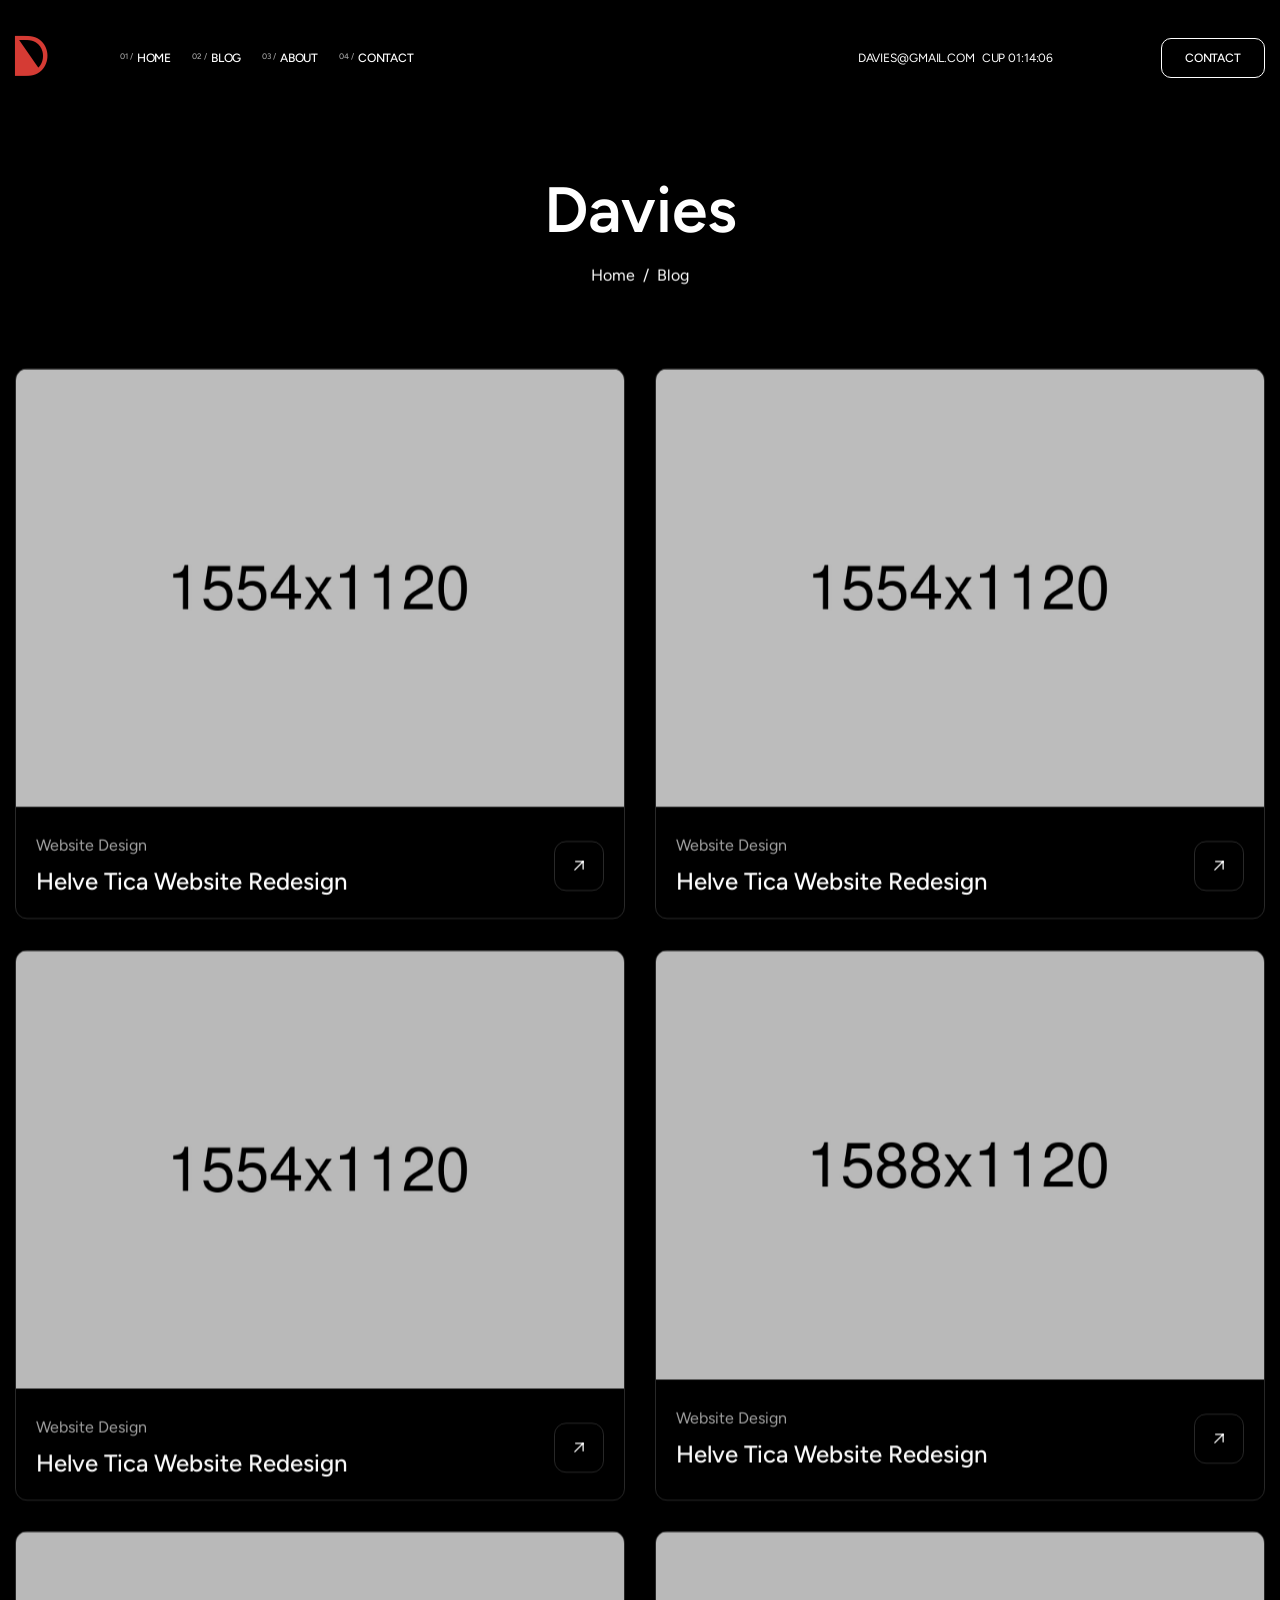
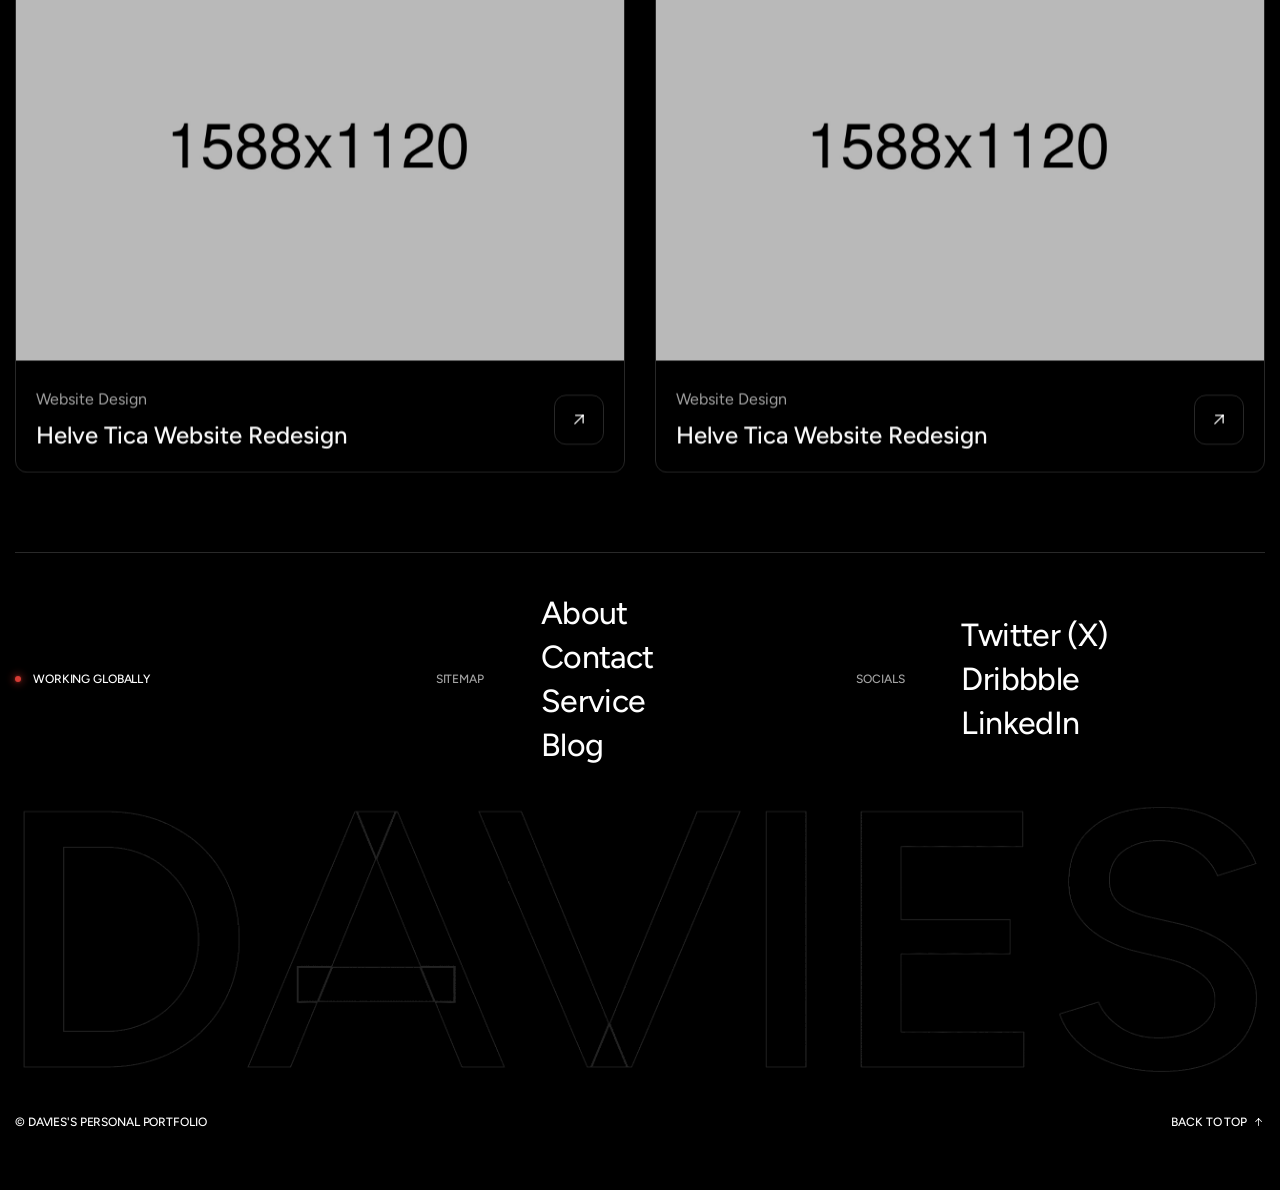
<file: blog-two-columns.html>
<!DOCTYPE html>

<!--[if IE 8]><html class="ie" xmlns="http://www.w3.org/1999/xhtml" xml:lang="en-US" lang="en-US"> <![endif]-->
<!--[if (gte IE 9)|!(IE)]><!-->
<html xmlns="http://www.w3.org/1999/xhtml" xml:lang="en-US" lang="en-US">
<!--<![endif]-->

<head>
    <meta charset="utf-8">
    <title>Davies - Personal Portfolio HTML Template</title>
    <meta name="author" content="themesflat.com">
    <meta name="viewport" content="width=device-width, initial-scale=1, maximum-scale=1">
    <meta name="description"
        content="Davies - Personal Portfolio is a sleek and modern HTML template designed for developers, designers, freelancers, and professionals who want to showcase their work online. Fully responsive, SEO-friendly, and easy to customize, it helps you create a strong personal brand and impress potential clients or employers.">

    <!-- font -->
    <link rel="stylesheet" href="assets/fonts/fonts.css">
    <link rel="stylesheet" href="assets/icon/icomoon/style.css">
    <!-- css -->
    <link rel="stylesheet" href="assets/css/bootstrap.min.css">
    <link rel="stylesheet" href="assets/css/swiper-bundle.min.css">
    <link rel="stylesheet" href="assets/css/animate.css">
    <link rel="stylesheet" href="assets/css/odometer.min.css">
    <link rel="stylesheet" type="text/css" href="assets/css/styles.css">

    <!-- Favicon and Touch Icons  -->
    <link rel="shortcut icon" href="assets/images/logo/favicon.svg">
    <link rel="apple-touch-icon-precomposed" href="assets/images/logo/favicon.svg">
</head>

<body class="counter-scroll">
    <canvas class="cursor-trail d-none d-xl-block" id="trail"></canvas>

    <!-- Scroll Top -->
    <button id="goTop">
        <span class="border-progress"></span>
        <span class="ic-wrap">
            <span class="icon icon-arrow-caret-right"></span>
        </span>
    </button>
    <!-- /Scroll Top -->

    <main id="wrapper">
        <!-- Header -->
        <header class="tf-header m-0">
            <div class="header-inner">
                <div class="container">
                    <div class="row">
                        <div class="col-6 col-md-1">
                            <a href="index.html" class="logo-site">
                                <i class="icon icon-davies-logo"></i>
                            </a>
                        </div>
                        <div class="col-7 d-none d-md-block">
                            <div class="box-navigation">
                                <ul class="nav-menu-main">
                                    <li class="menu-item"><a href="index.html" class="item-link link text-caption"><span>01 /</span>HOME</a></li>
                                    <li class="menu-item has-child">
                                        <a href="#" class="item-link link text-caption"><span>02 /</span>BLOG</a>
                                        <ul class="sub-menu">
                                            <li class="sub-menu-item"><a href="blog-standard.html" class="item-link link text-caption">BLOG
                                                    STANDARD</a></li>
                                            <li class="sub-menu-item"><a href="blog-two-columns.html" class="item-link link text-caption">BLOG GRID
                                                    2</a></li>
                                            <li class="sub-menu-item"><a href="blog-three-columns.html" class="item-link link text-caption">BLOG GRID
                                                    3</a></li>
                                        </ul>
                                    </li>
                                    <li class="menu-item"><a href="index.html" class="item-link link text-caption"><span>03
                                                /</span>ABOUT</a></li>
                                    <li class="menu-item"><a href="index.html" class="item-link link text-caption"><span>04
                                                /</span>CONTACT</a></li>
                                </ul>
                            </div>
                        </div>
                        <div class="col-3 col-md-2 d-none d-sm-block">
                            <div class="header-contact">
                                <a href="mailto:davies@gmail.com" class="link text-caption">DAVIES@GMAIL.COM</a>
                                <p class="text-caption">
                                    CUP <span class="clock"></span>
                                </p>
                            </div>
                        </div>
                        <div class="col-6 col-sm-3 col-md-2 d-flex justify-content-end align-items-start">
                            <a href="#mobileMenu" data-bs-toggle="offcanvas" class="btn-mobile-menu text-caption link d-md-none">
                                <i class="icon icon-menu"></i>
                                MENU
                            </a>
                            <a href="index.html" class="tf-btn d-none d-md-flex">
                                <span class="text-caption">
                                    CONTACT
                                </span>
                            </a>
                        </div>
                    </div>
                </div>
            </div>
        </header>
        <!-- /Header -->
        <div class="section-page-title">
            <div class="container text-center">
                <h1 class="page-title fw-semibold effectFade fadeZoom">Davies</h1>
                <div class="breadcrumbs effectFade fadeUp">
                    <a href="index.html" class="link">Home</a>
                    <div>/</div>
                    <div>Blog</div>
                </div>
            </div>
        </div>
        <!-- Blog Grid 3 -->
        <section class="section-blog flat-spacing">
            <div class="container">
                <div class="tf-grid-layout sm-col-2">
                    <div class="article-blog hover-img effectFade fadeUp no-div">
                        <a href="blog-single.html" class="blog-image img-style">
                            <img loading="lazy" width="426" height="307" src="assets/images/blog/blog-1.jpg" alt="Image">
                        </a>
                        <div class="blog-content">
                            <div class="infor">
                                <p class="infor_sub text-white-64">
                                    Website Design
                                </p>
                                <h6>
                                    <a href="blog-single.html" class="link infor_name">
                                        Helve Tica Website Redesign
                                    </a>
                                </h6>
                            </div>
                            <a href="blog-single.html" class="btn-action">
                                <i class="icon icon-arrow-top-right"></i>
                            </a>
                        </div>
                    </div>
                    <div class="article-blog hover-img effectFade fadeUp no-div">
                        <a href="blog-single.html" class="blog-image img-style">
                            <img loading="lazy" width="426" height="307" src="assets/images/blog/blog-2.jpg" alt="Image">
                        </a>
                        <div class="blog-content">
                            <div class="infor">
                                <p class="infor_sub text-white-64">
                                    Website Design
                                </p>
                                <h6>
                                    <a href="blog-single.html" class="link infor_name">
                                        Helve Tica Website Redesign
                                    </a>
                                </h6>
                            </div>
                            <a href="blog-single.html" class="btn-action">
                                <i class="icon icon-arrow-top-right"></i>
                            </a>
                        </div>
                    </div>
                    <div class="article-blog hover-img effectFade fadeUp no-div">
                        <a href="blog-single.html" class="blog-image img-style">
                            <img loading="lazy" width="426" height="307" src="assets/images/blog/blog-3.jpg" alt="Image">
                        </a>
                        <div class="blog-content">
                            <div class="infor">
                                <p class="infor_sub text-white-64">
                                    Website Design
                                </p>
                                <h6>
                                    <a href="blog-single.html" class="link infor_name">
                                        Helve Tica Website Redesign
                                    </a>
                                </h6>
                            </div>
                            <a href="blog-single.html" class="btn-action">
                                <i class="icon icon-arrow-top-right"></i>
                            </a>
                        </div>
                    </div>

                    <div class="article-blog hover-img effectFade fadeUp no-div">
                        <a href="blog-single.html" class="blog-image img-style">
                            <img loading="lazy" width="426" height="307" src="assets/images/blog/blog-4.jpg" alt="Image">
                        </a>
                        <div class="blog-content">
                            <div class="infor">
                                <p class="infor_sub text-white-64">
                                    Website Design
                                </p>
                                <h6>
                                    <a href="blog-single.html" class="link infor_name">
                                        Helve Tica Website Redesign
                                    </a>
                                </h6>
                            </div>
                            <a href="blog-single.html" class="btn-action">
                                <i class="icon icon-arrow-top-right"></i>
                            </a>
                        </div>
                    </div>
                    <div class="article-blog hover-img effectFade fadeUp no-div">
                        <a href="blog-single.html" class="blog-image img-style">
                            <img loading="lazy" width="426" height="307" src="assets/images/blog/blog-5.jpg" alt="Image">
                        </a>
                        <div class="blog-content">
                            <div class="infor">
                                <p class="infor_sub text-white-64">
                                    Website Design
                                </p>
                                <h6>
                                    <a href="blog-single.html" class="link infor_name">
                                        Helve Tica Website Redesign
                                    </a>
                                </h6>
                            </div>
                            <a href="blog-single.html" class="btn-action">
                                <i class="icon icon-arrow-top-right"></i>
                            </a>
                        </div>
                    </div>
                    <div class="article-blog hover-img effectFade fadeUp no-div">
                        <a href="blog-single.html" class="blog-image img-style">
                            <img loading="lazy" width="426" height="307" src="assets/images/blog/blog-6.jpg" alt="Image">
                        </a>
                        <div class="blog-content">
                            <div class="infor">
                                <p class="infor_sub text-white-64">
                                    Website Design
                                </p>
                                <h6>
                                    <a href="blog-single.html" class="link infor_name">
                                        Helve Tica Website Redesign
                                    </a>
                                </h6>
                            </div>
                            <a href="blog-single.html" class="btn-action">
                                <i class="icon icon-arrow-top-right"></i>
                            </a>
                        </div>
                    </div>
                </div>
            </div>
        </section>
        <!-- /Blog Grid 3 -->
        <!-- Footer -->
        <footer class="tf-footer">
            <div class="container">
                <div class="br-line"></div>
            </div>
            <div class="footer-inner">
                <div class="container">
                    <div class="row">
                        <div class="col-md-4">
                            <p class="title text-has-dot text-caption fw-medium mb-md-0">
                                <span class="br-dot"></span>
                                WORKING GLOBALLY
                            </p>
                        </div>
                        <div class="col-6 col-sm-2 col-md-1">
                            <p class="footer-heading text-caption fw-medium text-white-64">
                                SITEMAP
                            </p>
                        </div>
                        <div class="col-6 col-sm-4 col-md-3">
                            <ul class="footer-menu-list mb-sm-0">
                                <li><a href="index.html" class="link letter-space--2 h5">About</a></li>
                                <li><a href="index.html" class="link letter-space--2 h5">Contact</a></li>
                                <li><a href="index.html" class="link letter-space--2 h5">Service</a></li>
                                <li><a href="blog-standard.html" class="link letter-space--2 h5">Blog</a></li>
                            </ul>
                        </div>
                        <div class="col-6 col-sm-2 col-md-1">
                            <p class="footer-heading text-caption fw-medium text-white-64">
                                SOCIALS
                            </p>
                        </div>
                        <div class="col-6 col-sm-4 col-md-3">
                            <ul class="footer-menu-list mb-0">
                                <li><a href="#" class="link letter-space--2 h5">Twitter (X)</a></li>
                                <li><a href="#" class="link letter-space--2 h5">Dribbble</a></li>
                                <li><a href="#" class="link letter-space--2 h5">LinkedIn</a></li>
                            </ul>
                        </div>
                    </div>
                </div>
            </div>
            <div class="footer-bottom">
                <div class="container">
                    <div class="img-agency">
                        <img class="effectFade fadeZoom" loading="lazy" width="1293" height="269" src="assets/images/logo/agency.png" alt="Image">
                    </div>
                    <div class="bottom">
                        <p class="text-nocopy text-caption fw-medium letter-space--1">
                            © DAVIES'S PERSONAL PORTFOLIO
                        </p>

                        <a href="#" class="action-go-top tf-link-icon link text-caption fw-medium letter-space--1">
                            BACK TO TOP
                            <i class="icon icon-arrow-long-right"></i>
                        </a>
                    </div>
                </div>
            </div>
        </footer>
        <!-- /Footer -->
    </main>
    <!-- Mobile Menu -->
    <div class="offcanvas offcanvas-bottom offcanvas-menu" id="mobileMenu">
        <div class="offcanvas-content">
            <div class="container h-100">
                <div class="offcanvas-content_wrapin">
                    <div class="canvas_head">
                        <a href="index.html" class="logo-site">
                            <i class="icon icon-davies-logo"></i>
                        </a>
                        <a href="#" data-bs-dismiss="offcanvas" class="btn-mobile-menu text-caption link">
                            <i class="icon icon-close"></i>
                            CLOSE
                        </a>
                    </div>
                    <div class="canvas_center">
                        <ul class="nav-ul-mb">
                            <li>
                                <div class="item">
                                    <a href="index.html" class="mb-menu-link text-display-1">
                                        <span class="text">Home</span>
                                        <div class="infiniteSlide_text_main">
                                            <div class="infiniteSlide infiniteSlide_text" data-clone="5">
                                                <p class="text-body-2 letter-space--1">
                                                    <span class="text-primary">//</span> View Home
                                                </p>
                                                <p class="text-body-2 letter-space--1">
                                                    <span class="text-primary">//</span> View Home
                                                </p>
                                                <p class="text-body-2 letter-space--1">
                                                    <span class="text-primary">//</span> View Home
                                                </p>
                                            </div>
                                        </div>
                                    </a>
                                </div>
                            </li>
                            <li>
                                <div class="item">
                                    <div class="has-sub-menu">
                                        <a href="#dropdown-menu-1" class="mb-menu-link text-display-1 collapsed" data-bs-toggle="collapse"
                                            aria-expanded="false" aria-controls="dropdown-menu-1">
                                            <span class="text">Blog</span>
                                            <div class="infiniteSlide_text_main">
                                                <div class="infiniteSlide infiniteSlide_text" data-clone="5">
                                                    <p class="text-body-2 letter-space--1">
                                                        <span class="text-primary">//</span> View Blog
                                                    </p>
                                                    <p class="text-body-2 letter-space--1">
                                                        <span class="text-primary">//</span> View Blog
                                                    </p>
                                                    <p class="text-body-2 letter-space--1">
                                                        <span class="text-primary">//</span> View Blog
                                                    </p>
                                                </div>
                                            </div>
                                        </a>
                                        <div id="dropdown-menu-1" class="collapse">
                                            <ul class="sub-nav-menu">
                                                <li><a href="blog-standard.html" class="sub-nav-link">Blog Standard</a></li>
                                                <li><a href="blog-two-columns.html" class="sub-nav-link">Blog Grid 2</a></li>
                                                <li><a href="blog-three-columns.html" class="sub-nav-link">Blog Grid 3</a></li>
                                            </ul>
                                        </div>
                                    </div>
                                </div>
                            </li>
                            <li>
                                <div class="item">
                                    <a href="index.html" class="mb-menu-link text-display-1">
                                        <span class="text">About</span>
                                        <div class="infiniteSlide_text_main">
                                            <div class="infiniteSlide infiniteSlide_text" data-clone="5">
                                                <p class="text-body-2 letter-space--1">
                                                    <span class="text-primary">//</span> View About
                                                </p>
                                                <p class="text-body-2 letter-space--1">
                                                    <span class="text-primary">//</span> View About
                                                </p>
                                                <p class="text-body-2 letter-space--1">
                                                    <span class="text-primary">//</span> View About
                                                </p>
                                            </div>
                                        </div>
                                    </a>
                                </div>
                            </li>
                            <li>
                                <div class="item">
                                    <a href="index.html" class="mb-menu-link text-display-1">
                                        <span class="text">Contact</span>
                                        <div class="infiniteSlide_text_main">
                                            <div class="infiniteSlide infiniteSlide_text" data-clone="5">
                                                <p class="text-body-2 letter-space--1">
                                                    <span class="text-primary">//</span> View Contact
                                                </p>
                                                <p class="text-body-2 letter-space--1">
                                                    <span class="text-primary">//</span> View Contact
                                                </p>
                                                <p class="text-body-2 letter-space--1">
                                                    <span class="text-primary">//</span> View Contact
                                                </p>
                                            </div>
                                        </div>
                                    </a>
                                </div>
                            </li>
                        </ul>
                    </div>
                    <div class="canvas_foot">
                        <div class="left">
                            <a href="mailto:davies@gmail.com" class="link text-caption">DAVIES@GMAIL.COM</a>
                            <p class="text-caption">
                                CUP <span class="clock"></span>
                            </p>
                        </div>
                        <div class="right">
                            <a href="#" class="tf-link-icon text-caption link">
                                <i class="icon icon-arrow-top-right"></i>
                                TWITTER (X)
                            </a>
                            <a href="#" class="tf-link-icon text-caption link">
                                <i class="icon icon-arrow-top-right"></i>
                                DRIBBBLE
                            </a>
                            <a href="#" class="tf-link-icon text-caption link">
                                <i class="icon icon-arrow-top-right"></i>
                                LINKEDIN
                            </a>
                        </div>
                    </div>
                </div>
            </div>
        </div>
    </div>
    <!-- /Mobile Menu -->

    <!-- Javascript -->
    <script src="assets/js/bootstrap.min.js"></script>
    <script src="assets/js/jquery.min.js"></script>
    <script src="assets/js/swiper-bundle.min.js"></script>
    <script src="assets/js/carousel.js"></script>
    <script src="assets/js/infinityslide.js"></script>
    <script src="assets/js/ScrollSmooth.js"></script>
    <script src="assets/js/gsap.min.js"></script>
    <script src="assets/js/gsapAnimation.js"></script>
    <script src="assets/js/SplitText.min.js"></script>
    <script src="assets/js/ScrollTrigger.min.js"></script>
    <script src="assets/js/odometer.min.js"></script>
    <script src="assets/js/jquery.nice-select.min.js"></script>
    <script src="assets/js/main.js"></script>
</body>

</html>
</file>
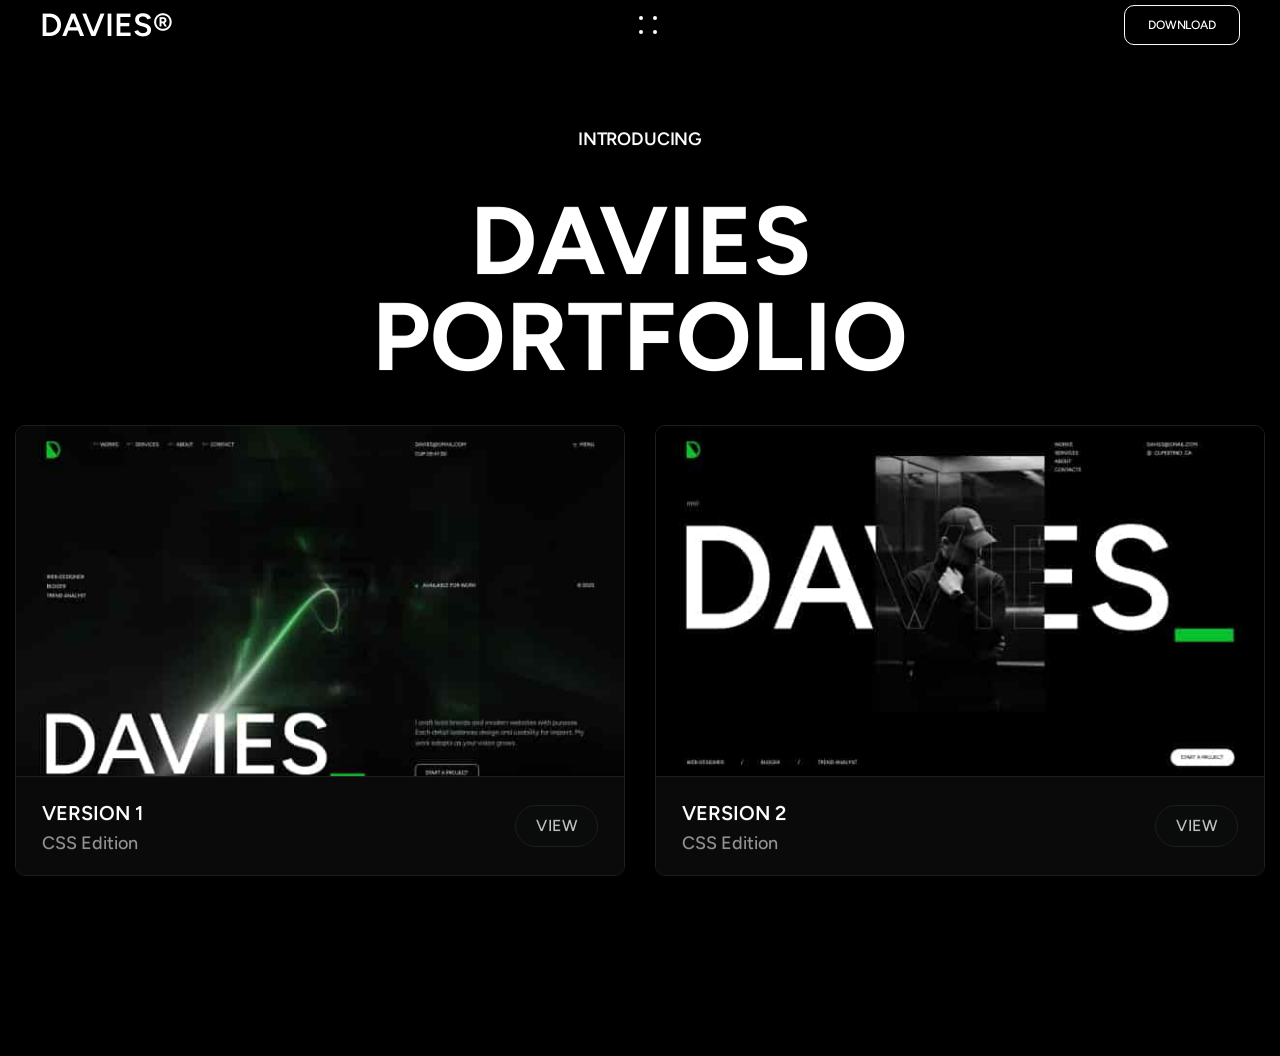
<file: landing.html>
<!DOCTYPE html>

<!--[if IE 8]><html class="ie" xmlns="http://www.w3.org/1999/xhtml" xml:lang="en-US" lang="en-US"> <![endif]-->
<!--[if (gte IE 9)|!(IE)]><!-->
<html xmlns="http://www.w3.org/1999/xhtml" xml:lang="en-US" lang="en-US">
<!--<![endif]-->

<head>
    <meta charset="utf-8">
    <title>Davies - Personal Portfolio HTML Template</title>
    <meta name="author" content="themesflat.com">
    <meta name="viewport" content="width=device-width, initial-scale=1, maximum-scale=1">
    <meta name="description"
        content="Glitci delivers software and marketing solutions that help businesses build, grow, and stand out online with modern, scalable, and results-driven digital experiences.">

    <!-- font -->
    <link rel="stylesheet" href="assets/fonts/fonts.css">
    <link rel="stylesheet" href="assets/icon/icomoon/style.css">
    <!-- css -->
    <link rel="stylesheet" href="assets/css/bootstrap.min.css">
    <link rel="stylesheet" href="assets/css/swiper-bundle.min.css">
    <link rel="stylesheet" href="assets/css/animate.css">
    <link rel="stylesheet" href="assets/css/odometer.min.css">
    <link rel="stylesheet" type="text/css" href="assets/css/styles.css">

    <!-- Favicon and Touch Icons  -->
    <link rel="shortcut icon" href="assets/images/logo/favicon.svg">
    <link rel="apple-touch-icon-precomposed" href="assets/images/logo/favicon.svg">
</head>

<body class="counter-scroll">
    <canvas class="cursor-trail d-none d-xl-block" id="trail"></canvas>
    <main id="wrapper">
        <div id="smooth-wrapper">
            <div id="smooth-content">
                <!-- Header -->
                <header class="header-area">
                    <div class="area-left">
                        <h5 class="fw-semibold">
                            DAVIES®
                        </h5>
                    </div>
                    <div class="header-middle">
                        <div class="humberg-menu">
                            <span></span>
                            <span></span>
                            <span></span>
                            <span></span>
                        </div>
                    </div>
                    <a href="#" class="tf-btn">
                        DOWNLOAD
                    </a>
                </header>
                <!-- /Header -->
                <!-- Demo -->
                <section class="section-demo flat-spacing">
                    <div class="container">
                        <div class="s-header d-block text-center">
                            <p class="mini-title text-body-1 letter-space--1 fw-semibold effectFade fadeUp">
                                INTRODUCING
                            </p>
                            <h1 class="fw-bold text-display-1">
                                <span class="effectFade fadeUp d-block">DAVIES</span>
                                <span class="effectFade fadeUp d-block">PORTFOLIO</span>
                            </h1>
                        </div>
                        <div class="tf-grid-layout md-col-2">
                            <div class="effectFade fadeZoom">
                                <a href="index.html" target="_blank" class="demo-box w-100">
                                    <div class="img-box">
                                        <img src="assets/images/demo/version-1.jpg" alt="demo">
                                    </div>
                                    <div class="content-box">
                                        <div class="left">
                                            <h4>Version 1</h4>
                                            <p>CSS Edition</p>
                                        </div>
                                        <span class="view">View</span>
                                    </div>
                                </a>
                            </div>
                            <div class="effectFade fadeZoom">
                                <a href="version-2.html" target="_blank" class="demo-box w-100">
                                    <div class="img-box">
                                        <img src="assets/images/demo/version-2.jpg" alt="demo">
                                    </div>
                                    <div class="content-box">
                                        <div class="left">
                                            <h4>Version 2</h4>
                                            <p>CSS Edition</p>
                                        </div>
                                        <span class="view">View</span>
                                    </div>
                                </a>
                            </div>
                        </div>
                    </div>
                </section>
                <!-- /Demo -->
                <!-- Footer -->
                <footer class="footer-area">
                    <a href="#" target="_blank" class="link fw-semibold">
                        <p>©2025 WP River</p>
                    </a>
                    <div class="right">
                        <a href="#" class="link fw-semibold">BUILT IN HTML</a>
                    </div>
                </footer>
                <!-- /Footer -->
            </div>
        </div>
    </main>


    <!-- Javascript -->
    <script src="assets/js/bootstrap.min.js"></script>
    <script src="assets/js/jquery.min.js"></script>

    <script src="assets/js/gsap.min.js"></script>
    <script src="assets/js/ScrollTrigger.min.js"></script>
    <script src="assets/js/SplitText.min.js"></script>
    <script src="assets/js/ScrollSmoother.min.js"></script>
    <script src="assets/js/gsapAnimation.js"></script>
</body>

</html>
</file>
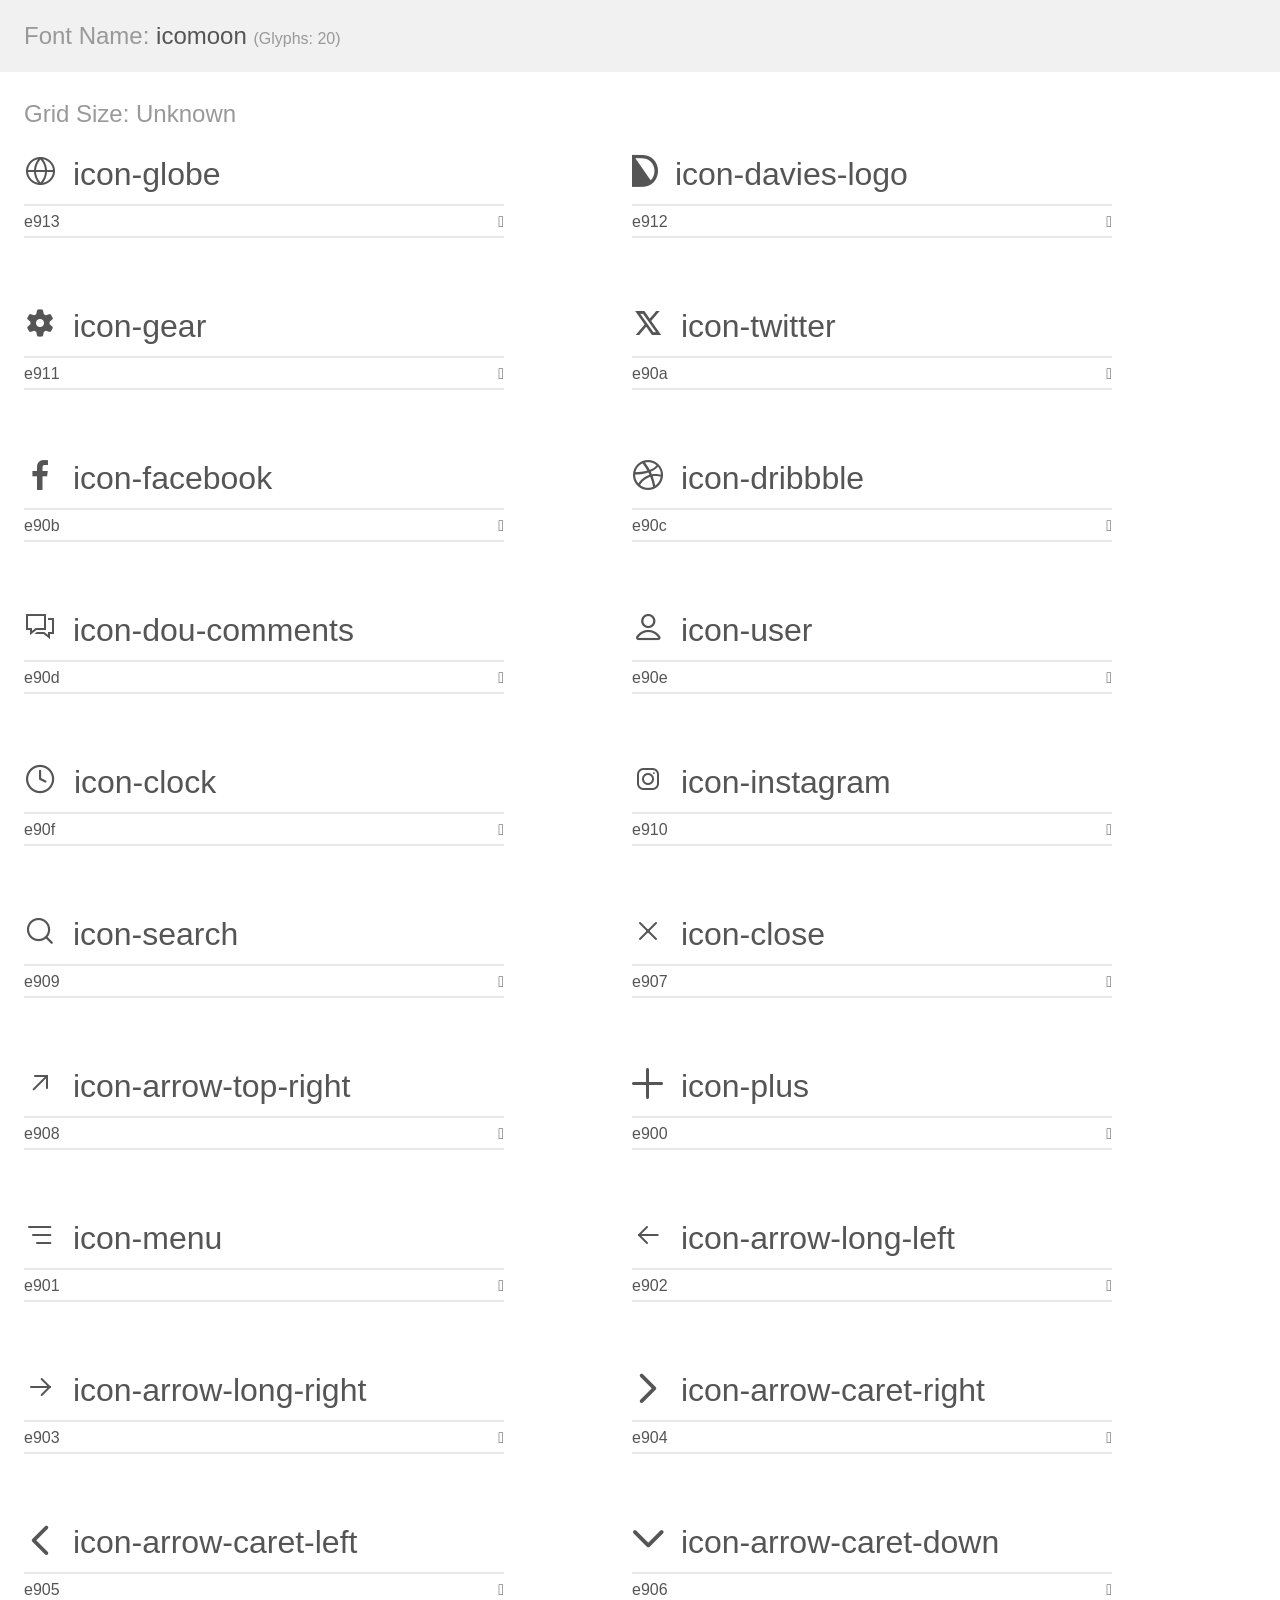
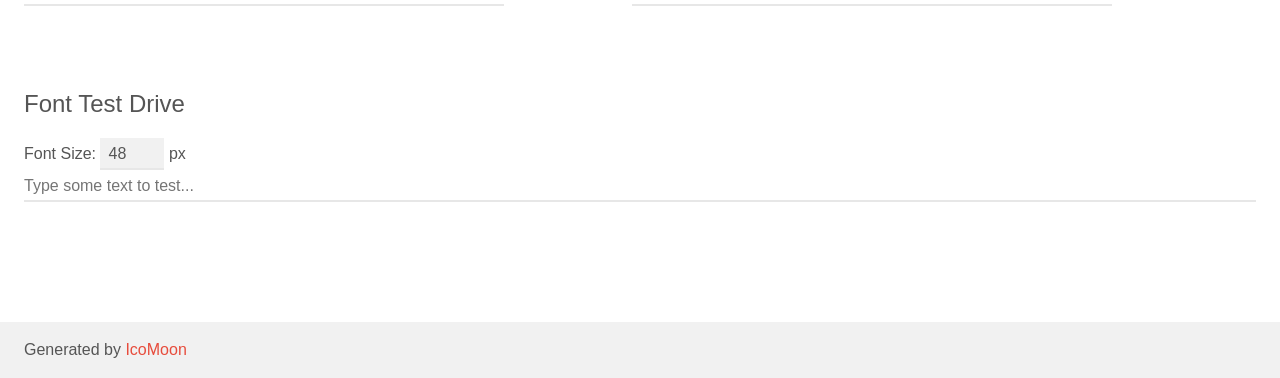
<file: assets/icon/icomoon/demo.html>
<!doctype html>
<html>
<head>
    <meta charset="utf-8">
    <title>IcoMoon Demo</title>
    <meta name="description" content="An Icon Font Generated By IcoMoon.io">
    <meta name="viewport" content="width=device-width, initial-scale=1">
    <link rel="stylesheet" href="demo-files/demo.css">
    <link rel="stylesheet" href="style.css"></head>
<body>
    <div class="bgc1 clearfix">
        <h1 class="mhmm mvm"><span class="fgc1">Font Name:</span> icomoon <small class="fgc1">(Glyphs:&nbsp;20)</small></h1>
    </div>
    <div class="clearfix mhl ptl">
        <h1 class="mvm mtn fgc1">Grid Size: Unknown</h1>
        <div class="glyph fs1">
            <div class="clearfix bshadow0 pbs">
                <span class="icon-globe"></span>
                <span class="mls"> icon-globe</span>
            </div>
            <fieldset class="fs0 size1of1 clearfix hidden-false">
                <input type="text" readonly value="e913" class="unit size1of2" />
                <input type="text" maxlength="1" readonly value="&#xe913;" class="unitRight size1of2 talign-right" />
            </fieldset>
            <div class="fs0 bshadow0 clearfix hidden-true">
                <span class="unit pvs fgc1">liga: </span>
                <input type="text" readonly value="" class="liga unitRight" />
            </div>
        </div>
        <div class="glyph fs1">
            <div class="clearfix bshadow0 pbs">
                <span class="icon-davies-logo"></span>
                <span class="mls"> icon-davies-logo</span>
            </div>
            <fieldset class="fs0 size1of1 clearfix hidden-false">
                <input type="text" readonly value="e912" class="unit size1of2" />
                <input type="text" maxlength="1" readonly value="&#xe912;" class="unitRight size1of2 talign-right" />
            </fieldset>
            <div class="fs0 bshadow0 clearfix hidden-true">
                <span class="unit pvs fgc1">liga: </span>
                <input type="text" readonly value="" class="liga unitRight" />
            </div>
        </div>
        <div class="glyph fs1">
            <div class="clearfix bshadow0 pbs">
                <span class="icon-gear"></span>
                <span class="mls"> icon-gear</span>
            </div>
            <fieldset class="fs0 size1of1 clearfix hidden-false">
                <input type="text" readonly value="e911" class="unit size1of2" />
                <input type="text" maxlength="1" readonly value="&#xe911;" class="unitRight size1of2 talign-right" />
            </fieldset>
            <div class="fs0 bshadow0 clearfix hidden-true">
                <span class="unit pvs fgc1">liga: </span>
                <input type="text" readonly value="" class="liga unitRight" />
            </div>
        </div>
        <div class="glyph fs1">
            <div class="clearfix bshadow0 pbs">
                <span class="icon-twitter"></span>
                <span class="mls"> icon-twitter</span>
            </div>
            <fieldset class="fs0 size1of1 clearfix hidden-false">
                <input type="text" readonly value="e90a" class="unit size1of2" />
                <input type="text" maxlength="1" readonly value="&#xe90a;" class="unitRight size1of2 talign-right" />
            </fieldset>
            <div class="fs0 bshadow0 clearfix hidden-true">
                <span class="unit pvs fgc1">liga: </span>
                <input type="text" readonly value="" class="liga unitRight" />
            </div>
        </div>
        <div class="glyph fs1">
            <div class="clearfix bshadow0 pbs">
                <span class="icon-facebook"></span>
                <span class="mls"> icon-facebook</span>
            </div>
            <fieldset class="fs0 size1of1 clearfix hidden-false">
                <input type="text" readonly value="e90b" class="unit size1of2" />
                <input type="text" maxlength="1" readonly value="&#xe90b;" class="unitRight size1of2 talign-right" />
            </fieldset>
            <div class="fs0 bshadow0 clearfix hidden-true">
                <span class="unit pvs fgc1">liga: </span>
                <input type="text" readonly value="" class="liga unitRight" />
            </div>
        </div>
        <div class="glyph fs1">
            <div class="clearfix bshadow0 pbs">
                <span class="icon-dribbble"></span>
                <span class="mls"> icon-dribbble</span>
            </div>
            <fieldset class="fs0 size1of1 clearfix hidden-false">
                <input type="text" readonly value="e90c" class="unit size1of2" />
                <input type="text" maxlength="1" readonly value="&#xe90c;" class="unitRight size1of2 talign-right" />
            </fieldset>
            <div class="fs0 bshadow0 clearfix hidden-true">
                <span class="unit pvs fgc1">liga: </span>
                <input type="text" readonly value="" class="liga unitRight" />
            </div>
        </div>
        <div class="glyph fs1">
            <div class="clearfix bshadow0 pbs">
                <span class="icon-dou-comments"></span>
                <span class="mls"> icon-dou-comments</span>
            </div>
            <fieldset class="fs0 size1of1 clearfix hidden-false">
                <input type="text" readonly value="e90d" class="unit size1of2" />
                <input type="text" maxlength="1" readonly value="&#xe90d;" class="unitRight size1of2 talign-right" />
            </fieldset>
            <div class="fs0 bshadow0 clearfix hidden-true">
                <span class="unit pvs fgc1">liga: </span>
                <input type="text" readonly value="" class="liga unitRight" />
            </div>
        </div>
        <div class="glyph fs1">
            <div class="clearfix bshadow0 pbs">
                <span class="icon-user"></span>
                <span class="mls"> icon-user</span>
            </div>
            <fieldset class="fs0 size1of1 clearfix hidden-false">
                <input type="text" readonly value="e90e" class="unit size1of2" />
                <input type="text" maxlength="1" readonly value="&#xe90e;" class="unitRight size1of2 talign-right" />
            </fieldset>
            <div class="fs0 bshadow0 clearfix hidden-true">
                <span class="unit pvs fgc1">liga: </span>
                <input type="text" readonly value="" class="liga unitRight" />
            </div>
        </div>
        <div class="glyph fs1">
            <div class="clearfix bshadow0 pbs">
                <span class="icon-clock"></span>
                <span class="mls"> icon-clock</span>
            </div>
            <fieldset class="fs0 size1of1 clearfix hidden-false">
                <input type="text" readonly value="e90f" class="unit size1of2" />
                <input type="text" maxlength="1" readonly value="&#xe90f;" class="unitRight size1of2 talign-right" />
            </fieldset>
            <div class="fs0 bshadow0 clearfix hidden-true">
                <span class="unit pvs fgc1">liga: </span>
                <input type="text" readonly value="" class="liga unitRight" />
            </div>
        </div>
        <div class="glyph fs1">
            <div class="clearfix bshadow0 pbs">
                <span class="icon-instagram"></span>
                <span class="mls"> icon-instagram</span>
            </div>
            <fieldset class="fs0 size1of1 clearfix hidden-false">
                <input type="text" readonly value="e910" class="unit size1of2" />
                <input type="text" maxlength="1" readonly value="&#xe910;" class="unitRight size1of2 talign-right" />
            </fieldset>
            <div class="fs0 bshadow0 clearfix hidden-true">
                <span class="unit pvs fgc1">liga: </span>
                <input type="text" readonly value="" class="liga unitRight" />
            </div>
        </div>
        <div class="glyph fs1">
            <div class="clearfix bshadow0 pbs">
                <span class="icon-search"></span>
                <span class="mls"> icon-search</span>
            </div>
            <fieldset class="fs0 size1of1 clearfix hidden-false">
                <input type="text" readonly value="e909" class="unit size1of2" />
                <input type="text" maxlength="1" readonly value="&#xe909;" class="unitRight size1of2 talign-right" />
            </fieldset>
            <div class="fs0 bshadow0 clearfix hidden-true">
                <span class="unit pvs fgc1">liga: </span>
                <input type="text" readonly value="" class="liga unitRight" />
            </div>
        </div>
        <div class="glyph fs1">
            <div class="clearfix bshadow0 pbs">
                <span class="icon-close"></span>
                <span class="mls"> icon-close</span>
            </div>
            <fieldset class="fs0 size1of1 clearfix hidden-false">
                <input type="text" readonly value="e907" class="unit size1of2" />
                <input type="text" maxlength="1" readonly value="&#xe907;" class="unitRight size1of2 talign-right" />
            </fieldset>
            <div class="fs0 bshadow0 clearfix hidden-true">
                <span class="unit pvs fgc1">liga: </span>
                <input type="text" readonly value="" class="liga unitRight" />
            </div>
        </div>
        <div class="glyph fs1">
            <div class="clearfix bshadow0 pbs">
                <span class="icon-arrow-top-right"></span>
                <span class="mls"> icon-arrow-top-right</span>
            </div>
            <fieldset class="fs0 size1of1 clearfix hidden-false">
                <input type="text" readonly value="e908" class="unit size1of2" />
                <input type="text" maxlength="1" readonly value="&#xe908;" class="unitRight size1of2 talign-right" />
            </fieldset>
            <div class="fs0 bshadow0 clearfix hidden-true">
                <span class="unit pvs fgc1">liga: </span>
                <input type="text" readonly value="" class="liga unitRight" />
            </div>
        </div>
        <div class="glyph fs1">
            <div class="clearfix bshadow0 pbs">
                <span class="icon-plus"></span>
                <span class="mls"> icon-plus</span>
            </div>
            <fieldset class="fs0 size1of1 clearfix hidden-false">
                <input type="text" readonly value="e900" class="unit size1of2" />
                <input type="text" maxlength="1" readonly value="&#xe900;" class="unitRight size1of2 talign-right" />
            </fieldset>
            <div class="fs0 bshadow0 clearfix hidden-true">
                <span class="unit pvs fgc1">liga: </span>
                <input type="text" readonly value="" class="liga unitRight" />
            </div>
        </div>
        <div class="glyph fs1">
            <div class="clearfix bshadow0 pbs">
                <span class="icon-menu"></span>
                <span class="mls"> icon-menu</span>
            </div>
            <fieldset class="fs0 size1of1 clearfix hidden-false">
                <input type="text" readonly value="e901" class="unit size1of2" />
                <input type="text" maxlength="1" readonly value="&#xe901;" class="unitRight size1of2 talign-right" />
            </fieldset>
            <div class="fs0 bshadow0 clearfix hidden-true">
                <span class="unit pvs fgc1">liga: </span>
                <input type="text" readonly value="" class="liga unitRight" />
            </div>
        </div>
        <div class="glyph fs1">
            <div class="clearfix bshadow0 pbs">
                <span class="icon-arrow-long-left"></span>
                <span class="mls"> icon-arrow-long-left</span>
            </div>
            <fieldset class="fs0 size1of1 clearfix hidden-false">
                <input type="text" readonly value="e902" class="unit size1of2" />
                <input type="text" maxlength="1" readonly value="&#xe902;" class="unitRight size1of2 talign-right" />
            </fieldset>
            <div class="fs0 bshadow0 clearfix hidden-true">
                <span class="unit pvs fgc1">liga: </span>
                <input type="text" readonly value="" class="liga unitRight" />
            </div>
        </div>
        <div class="glyph fs1">
            <div class="clearfix bshadow0 pbs">
                <span class="icon-arrow-long-right"></span>
                <span class="mls"> icon-arrow-long-right</span>
            </div>
            <fieldset class="fs0 size1of1 clearfix hidden-false">
                <input type="text" readonly value="e903" class="unit size1of2" />
                <input type="text" maxlength="1" readonly value="&#xe903;" class="unitRight size1of2 talign-right" />
            </fieldset>
            <div class="fs0 bshadow0 clearfix hidden-true">
                <span class="unit pvs fgc1">liga: </span>
                <input type="text" readonly value="" class="liga unitRight" />
            </div>
        </div>
        <div class="glyph fs1">
            <div class="clearfix bshadow0 pbs">
                <span class="icon-arrow-caret-right"></span>
                <span class="mls"> icon-arrow-caret-right</span>
            </div>
            <fieldset class="fs0 size1of1 clearfix hidden-false">
                <input type="text" readonly value="e904" class="unit size1of2" />
                <input type="text" maxlength="1" readonly value="&#xe904;" class="unitRight size1of2 talign-right" />
            </fieldset>
            <div class="fs0 bshadow0 clearfix hidden-true">
                <span class="unit pvs fgc1">liga: </span>
                <input type="text" readonly value="" class="liga unitRight" />
            </div>
        </div>
        <div class="glyph fs1">
            <div class="clearfix bshadow0 pbs">
                <span class="icon-arrow-caret-left"></span>
                <span class="mls"> icon-arrow-caret-left</span>
            </div>
            <fieldset class="fs0 size1of1 clearfix hidden-false">
                <input type="text" readonly value="e905" class="unit size1of2" />
                <input type="text" maxlength="1" readonly value="&#xe905;" class="unitRight size1of2 talign-right" />
            </fieldset>
            <div class="fs0 bshadow0 clearfix hidden-true">
                <span class="unit pvs fgc1">liga: </span>
                <input type="text" readonly value="" class="liga unitRight" />
            </div>
        </div>
        <div class="glyph fs1">
            <div class="clearfix bshadow0 pbs">
                <span class="icon-arrow-caret-down"></span>
                <span class="mls"> icon-arrow-caret-down</span>
            </div>
            <fieldset class="fs0 size1of1 clearfix hidden-false">
                <input type="text" readonly value="e906" class="unit size1of2" />
                <input type="text" maxlength="1" readonly value="&#xe906;" class="unitRight size1of2 talign-right" />
            </fieldset>
            <div class="fs0 bshadow0 clearfix hidden-true">
                <span class="unit pvs fgc1">liga: </span>
                <input type="text" readonly value="" class="liga unitRight" />
            </div>
        </div>
    </div>

    <!--[if gt IE 8]><!-->
    <div class="mhl clearfix mbl">
        <h1>Font Test Drive</h1>
        <label>
            Font Size: <input id="fontSize" type="number" class="textbox0 mbm"
            min="8" value="48" />
            px
        </label>
        <input id="testText" type="text" class="phl size1of1 mvl"
        placeholder="Type some text to test..." value=""/>
        <div id="testDrive" class="icon-" style="font-family: icomoon">&nbsp;
        </div>
    </div>
    <!--<![endif]-->
    <div class="bgc1 clearfix">
        <p class="mhl">Generated by <a href="https://icomoon.io/app">IcoMoon</a></p>
    </div>

    <script src="demo-files/demo.js"></script>
</body>
</html>
</file>
<file: assets/fonts/fonts.css>
@import url("https://fonts.googleapis.com/css2?family=Figtree:ital,wght@0,300..900;1,300..900&display=swap");
</file>
<file: assets/icon/icomoon/style.css>
@font-face {
  font-family: 'icomoon';
  src:  url('fonts/icomoon.eot?grc9q8');
  src:  url('fonts/icomoon.eot?grc9q8#iefix') format('embedded-opentype'),
    url('fonts/icomoon.ttf?grc9q8') format('truetype'),
    url('fonts/icomoon.woff?grc9q8') format('woff'),
    url('fonts/icomoon.svg?grc9q8#icomoon') format('svg');
  font-weight: normal;
  font-style: normal;
  font-display: block;
}

[class^="icon-"], [class*=" icon-"] {
  /* use !important to prevent issues with browser extensions that change fonts */
  font-family: 'icomoon' !important;
  speak: never;
  font-style: normal;
  font-weight: normal;
  font-variant: normal;
  text-transform: none;
  line-height: 1;

  /* Better Font Rendering =========== */
  -webkit-font-smoothing: antialiased;
  -moz-osx-font-smoothing: grayscale;
}

.icon-globe:before {
  content: "\e913";
}
.icon-davies-logo:before {
  content: "\e912";
}
.icon-gear:before {
  content: "\e911";
}
.icon-twitter:before {
  content: "\e90a";
}
.icon-facebook:before {
  content: "\e90b";
}
.icon-dribbble:before {
  content: "\e90c";
}
.icon-dou-comments:before {
  content: "\e90d";
}
.icon-user:before {
  content: "\e90e";
}
.icon-clock:before {
  content: "\e90f";
}
.icon-instagram:before {
  content: "\e910";
}
.icon-search:before {
  content: "\e909";
}
.icon-close:before {
  content: "\e907";
}
.icon-arrow-top-right:before {
  content: "\e908";
}
.icon-plus:before {
  content: "\e900";
}
.icon-menu:before {
  content: "\e901";
}
.icon-arrow-long-left:before {
  content: "\e902";
}
.icon-arrow-long-right:before {
  content: "\e903";
}
.icon-arrow-caret-right:before {
  content: "\e904";
}
.icon-arrow-caret-left:before {
  content: "\e905";
}
.icon-arrow-caret-down:before {
  content: "\e906";
}
</file>
<file: assets/css/styles.css>
@charset "UTF-8";

/* ---------------------------------------------------------
    * Name: Davies - Personal Portfolio HTML Template
    * Version: 1.0.0
    * Author: Themesflat
    * Author URI: http://themesflat.com 

	* Abstracts variable

    * Core CSS

    * Components
        * Blog
        * Layout
        * Header
        * Accordion
        * Animation
        * Box Icon
        * Button
        * Carousel
        * Form
        * Hover
        * Nice Select
        * Popup
        * Section
        * Slider
        * Tabs
        * Testimonial
        * Widget
        * Footer

 ------------------------------------------------------------------------------ */
/*--------- Abstracts variable ---------- */
:root {
  --white: #ffffff;
  --black: #000000;
  --primary: #D53B34;
  --primary-rgb: 213, 59, 52;
  --white-50: #FFFFFF80;
  --white-64: #FFFFFFA3;
  --white-32: #ffffff52;
  --white-16: #FFFFFF29;
  --black-64: #000000A3;
  --black-32: #00000052;
  --line-2: #CCCCCC;
  /* Custom */
  --shadow-1: #A3A3A340;
  --verified: #D53B34;
  --success: #D53B34;
  --surface: #D8D8D8;
}

[data-color-primary=color-primary-1] {
  --primary: #D53B34;
}

[data-color-primary=color-primary-2] {
  --primary: #D53B34;
  --primary-rgb: 213, 59, 52;
}

[data-color-primary=color-primary-3] {
  --primary: #D53B34;
  --primary-rgb: 213, 59, 52;
}

[data-color-primary=color-primary-4] {
  --primary: #D53B34;
  --primary-rgb: 213, 59, 52;
}

[data-color-primary=color-primary-5] {
  --primary: #D53B34;
  --primary-rgb: 213, 59, 52;
}

[data-color-primary=color-primary-6] {
  --primary: #D53B34;
  --primary-rgb: 213, 59, 52;
}

[data-color-primary=color-primary-7] {
  --primary: #D53B34;
  --primary-rgb: 213, 59, 52;
}

[data-color-primary=color-primary-8] {
  --primary: #D53B34;
  --primary-rgb: 213, 59, 52;
}

/*------------ Core CSS ---------------- */
/* ---------------------------------------------------------
    * Name: Davies - Personal Portfolio HTML Template
    * Version: 1.0.0
    * Author: Themesflat
    * Author URI: http://themesflat.com 

	* Abstracts variable

    * Core CSS

    * Components
        * Blog
        * Layout
        * Header
        * Accordion
        * Animation
        * Box Icon
        * Button
        * Carousel
        * Form
        * Hover
        * Nice Select
        * Popup
        * Section
        * Slider
        * Tabs
        * Testimonial
        * Widget
        * Footer

 ------------------------------------------------------------------------------ */
/*--------- Abstracts variable ---------- */
html,
body,
div,
span,
applet,
object,
iframe,
h1,
h2,
h3,
h4,
h5,
h6,
p,
blockquote,
pre,
a,
abbr,
acronym,
address,
big,
cite,
code,
del,
dfn,
em,
img,
ins,
kbd,
q,
s,
samp,
small,
strike,
strong,
sub,
sup,
tt,
var,
b,
u,
i,
center,
dl,
dt,
dd,
ol,
ul,
li,
fieldset,
form,
label,
legend,
table,
caption,
tbody,
tfoot,
thead,
tr,
th,
td,
article,
aside,
canvas,
details,
embed,
figure,
figcaption,
footer,
header,
hgroup,
menu,
nav,
output,
ruby,
section,
summary,
time,
mark,
audio,
video {
  margin: 0;
  padding: 0;
  border: 0;
  outline: 0;
  font-size: 100%;
  font: inherit;
  vertical-align: baseline;
  font-family: inherit;
  font-size: 100%;
  font-style: inherit;
  font-weight: inherit;
}

article,
aside,
details,
figcaption,
figure,
footer,
header,
hgroup,
menu,
nav,
section {
  display: block;
}

/* Elements
-------------------------------------------------------------- */
html {
  margin-right: 0 !important;
  scroll-behavior: smooth;
}

* {
  margin: 0;
  padding: 0;
  box-sizing: border-box;
}

body {
  font-family: "Figtree", sans-serif;
  font-weight: 400;
  font-size: 16px;
  line-height: 24px;
  color: var(--white);
  background-color: var(--black);
}

body::-webkit-scrollbar {
  width: 4px;
}

body::-webkit-scrollbar-thumb {
  cursor: grab;
  background-color: var(--primary);
}

img {
  max-width: 100%;
  height: auto;
  transform: scale(1);
  vertical-align: middle;
  -ms-interpolation-mode: bicubic;
}

ul,
li {
  list-style-type: none;
  margin-bottom: 0;
  padding-left: 0;
  list-style: none;
}

table {
  width: 100%;
  overflow-x: auto;
  table-layout: auto;
  border-collapse: collapse;
}

td,
th {
  padding: 12px 16px;
}

@media (min-width: 1200px) {

  td,
  th {
    padding: 16px 24px;
  }
}

svg path {
  -webkit-transition: all 0.3s ease;
  -moz-transition: all 0.3s ease;
  -ms-transition: all 0.3s ease;
  -o-transition: all 0.3s ease;
  transition: all 0.3s ease;
}

button {
  background: transparent;
  border: 0;
  display: inline-flex;
  -webkit-transition: all 0.3s ease;
  -moz-transition: all 0.3s ease;
  -ms-transition: all 0.3s ease;
  -o-transition: all 0.3s ease;
  transition: all 0.3s ease;
}

select,
option {
  all: unset;
  appearance: none;
  -webkit-appearance: none;
  -moz-appearance: none;
  background: transparent;
  border: none;
  padding: 0;
  margin: 0;
  font: inherit;
  color: inherit;
  cursor: pointer;
}

/* Since FF19 lowers the opacity of the placeholder by default */
:-ms-input-placeholder {
  color: var(--secondary-2);
}

b,
strong {
  font-weight: bolder;
}

video {
  width: 100%;
  height: 100%;
  object-fit: cover;
}

a {
  -webkit-transition: all 0.3s ease;
  -moz-transition: all 0.3s ease;
  -ms-transition: all 0.3s ease;
  -o-transition: all 0.3s ease;
  transition: all 0.3s ease;
  text-decoration: none;
  cursor: pointer;
  display: inline-block;
  font-family: "Figtree", sans-serif;
  color: var(--text);
}

a:focus,
a:hover {
  outline: 0;
}

p {
  display: block;
}

.grid-2 {
  display: grid;
  grid-template-columns: repeat(2, 1fr);
}

.grid-3 {
  display: grid;
  grid-template-columns: repeat(3, 1fr);
}

.grid-4 {
  display: grid;
  grid-template-columns: repeat(4, 1fr);
}

.grid-6 {
  display: grid;
  grid-template-columns: repeat(6, 1fr);
}

[data-grid=grid-1] {
  display: grid;
  gap: 30px;
  grid-template-columns: 1fr;
}

[data-grid=grid-2] {
  display: grid;
  gap: 30px;
  grid-template-columns: 1fr 1fr;
}

[data-grid=grid-3] {
  display: grid;
  gap: 30px;
  grid-template-columns: repeat(3, 1fr);
}

[data-grid=grid-4] {
  display: grid;
  gap: 30px;
  grid-template-columns: repeat(4, 1fr);
}

[data-grid=grid-5] {
  display: grid;
  gap: 30px;
  grid-template-columns: repeat(5, 1fr);
}

[data-grid=grid-6] {
  display: grid;
  gap: 30px;
  grid-template-columns: repeat(6, 1fr);
}

[data-grid=grid-7] {
  display: grid;
  gap: 30px;
  grid-template-columns: repeat(7, 1fr);
}

.grid-template-columns-2 {
  grid-template-columns: 1fr 1fr;
}

.tf-row-flex {
  display: flex;
  flex-direction: row;
  column-gap: 30px;
  row-gap: 30px;
}

.overflow-unset {
  overflow: unset !important;
}

.sticky-top {
  position: sticky !important;
  z-index: 50;
  top: 15px;
  -webkit-transition: all 0.3s ease;
  -moz-transition: all 0.3s ease;
  -ms-transition: all 0.3s ease;
  -o-transition: all 0.3s ease;
  transition: all 0.3s ease;
}

.wmax {
  width: max-content !important;
}

#scroll-top {
  position: fixed;
  display: block;
  width: 48px;
  height: 48px;
  line-height: 50px;
  border-radius: 4px;
  z-index: 1;
  border-radius: 50%;
  opacity: 0;
  visibility: hidden;
  cursor: pointer;
  overflow: hidden;
  z-index: 100;
  background-color: var(--main);
  border: 0;
  bottom: 92px;
  right: 20px;
  padding: 0;
  display: flex;
  align-items: center;
  justify-content: center;
  -webkit-transition: all 0.3s ease;
  -moz-transition: all 0.3s ease;
  -ms-transition: all 0.3s ease;
  -o-transition: all 0.3s ease;
  transition: all 0.3s ease;
}

#scroll-top.show {
  opacity: 1;
  visibility: visible;
}

#scroll-top.type-1 {
  bottom: 140px;
}

#scroll-top:hover {
  transform: translateY(-5px);
  background-color: var(--primary);
}

/* Preload 
------------------------------------------- */
.spinner {
  width: 60px;
  height: 60px;
  border: 3px solid transparent;
  border-top: 3px solid var(--primary);
  border-radius: 100%;
  position: absolute;
  top: 0;
  bottom: 0;
  left: 0;
  right: 0;
  margin: auto;
  animation: spin 1s infinite linear;
}

@keyframes spin {
  from {
    transform: rotate(0deg);
  }

  to {
    transform: rotate(360deg);
  }
}

.br-line {
  width: 100%;
  height: 1px;
  display: inline-flex;
  background-color: var(--white-16);
}

.br-line.type-vertical {
  width: 1px;
  height: 16px;
}

.br-dot {
  display: inline-flex;
  width: 6px;
  height: 6px;
  border-radius: 50%;
  background-color: var(--primary);
  box-shadow: 0px 0px 2px 1px rgba(var(--primary-rgb), 0.2), 0px 0px 6px 4px rgba(var(--primary-rgb), 0.2);
}

.line {
  border: 1px solid var(--white-16);
}

.tf-swiper .swiper-slide {
  height: auto;
}

.tf-swiper .swiper-slide>* {
  height: 100%;
}

.initial-child-container {
  flex: 0 0 auto;
  display: flex;
  min-width: auto;
  flex-direction: row;
  align-items: center;
}

.marquee-wrapper {
  display: flex;
  animation: infiniteScroll 7s linear infinite;
  align-items: center;
  transition: animation-duration 300ms;
}

@media (min-width: 1200px) {
  .flex-xl-1 {
    flex: 1 !important;
  }
}

@media (min-width: 576px) {
  .flex-sm-1 {
    flex: 1 !important;
  }
}

.h-unset {
  height: unset !important;
}

@media (min-width: 576px) {
  .h-sm-100 {
    height: 100% !important;
  }
}

@media (min-width: 1200px) {
  .gap-xl-64 {
    gap: 64px !important;
  }

  .gap-xl-40 {
    gap: 40px !important;
  }

  .h-xl-unset {
    height: unset !important;
  }
}

@media (min-width: 1440px) {
  .text-xxl-nowrap {
    white-space: nowrap !important;
  }
}

@media (min-width: 1600px) {
  .d-xxxl-flex {
    display: flex !important;
  }
}

.w-maxcontent {
  width: max-content !important;
}

/* ---------------------------------------------------------
    * Name: Davies - Personal Portfolio HTML Template
    * Version: 1.0.0
    * Author: Themesflat
    * Author URI: http://themesflat.com 

	* Abstracts variable

    * Core CSS

    * Components
        * Blog
        * Layout
        * Header
        * Accordion
        * Animation
        * Box Icon
        * Button
        * Carousel
        * Form
        * Hover
        * Nice Select
        * Popup
        * Section
        * Slider
        * Tabs
        * Testimonial
        * Widget
        * Footer

 ------------------------------------------------------------------------------ */
/*--------- Abstracts variable ---------- */
/* Typography
============================================================== */
/* Heading */
h1,
h2,
h3,
h4,
h5,
h6 {
  font-family: "Figtree", sans-serif;
  text-rendering: optimizeLegibility;
  font-weight: 500;
  margin-bottom: 0;
  letter-spacing: 0;
}

.h1,
.h2,
.h3,
.h4,
.h5,
.h6 {
  font-family: "Figtree", sans-serif;
  text-rendering: optimizeLegibility;
  font-weight: 400;
  margin-bottom: 0;
  letter-spacing: 0;
}

h1,
.h1 {
  font-size: clamp(36px, 5vw, 64px);
  line-height: clamp(44px, 5.5vw, 68px);
}

h2,
.h2 {
  font-size: clamp(32px, 4.5vw, 56px);
  line-height: clamp(40px, 5vw, 64px);
}

h3,
.h3 {
  font-size: clamp(28px, 4vw, 48px);
  line-height: clamp(36px, 4.5vw, 56px);
}

h4,
.h4 {
  font-size: clamp(26px, 3.5vw, 40px);
  line-height: clamp(34px, 4vw, 48px);
}

h5,
.h5 {
  font-size: clamp(22px, 3vw, 32px);
  line-height: clamp(28px, 3.5vw, 40px);
}

h6,
.h6 {
  font-size: clamp(20px, 2.5vw, 24px);
  line-height: clamp(26px, 3vw, 32px);
}

/* Font custom */
.font-main {
  font-family: "Figtree", sans-serif;
}

.text-display-1 {
  font-size: clamp(60px, 8vw, 96px);
  line-height: clamp(60px, 8vw, 96px);
}

.text-display-2 {
  font-size: clamp(32px, 6vw, 72px);
  line-height: clamp(40px, 6.5vw, 80px);
}

.text-body-1 {
  font-size: 18px;
  line-height: 28px;
}

.text-body-2 {
  font-size: 16px;
  line-height: 24px;
}

.text-body-3 {
  font-size: 14px;
  line-height: 20px;
}

.text-caption {
  font-size: 12px;
  line-height: 16px;
  letter-spacing: -0.01em;
}

/* Text Font */
.text-24 {
  font-size: clamp(18px, 2vw, 24px);
  line-height: clamp(18px, 2vw, 24px);
}

.text-64 {
  font-size: clamp(36px, 5vw, 64px);
  line-height: clamp(36px, 5vw, 64px);
}

.text-80 {
  font-size: clamp(40px, 6vw, 80px);
  line-height: clamp(48px, 6.6vw, 88px);
}

/* Font size */
.fs-4 {
  font-size: 4px !important;
}

.fs-8 {
  font-size: 8px !important;
}

.fs-10 {
  font-size: 10px !important;
}

.fs-12 {
  font-size: 12px !important;
}

.fs-14 {
  font-size: 14px !important;
}

.fs-16 {
  font-size: 16px !important;
}

.fs-18 {
  font-size: 18px !important;
}

.fs-20 {
  font-size: 20px !important;
}

.fs-24 {
  font-size: 24px !important;
}

.fs-32 {
  font-size: 32px !important;
}

.fs-35 {
  font-size: 35px !important;
}

/* Line height */
.lh-8 {
  line-height: 8px !important;
}

.lh-10 {
  line-height: 10px !important;
}

.lh-11 {
  line-height: 11px !important;
}

.lh-13 {
  line-height: 13px !important;
}

.lh-19 {
  line-height: 19px !important;
}

.lh-20 {
  line-height: 20px !important;
}

.lh-24 {
  line-height: 24px !important;
}

.lh-26 {
  line-height: 26px !important;
}

.lh-28 {
  line-height: 28px !important;
}

.lh-30 {
  line-height: 30px !important;
}

.lh-32 {
  line-height: 32px !important;
}

/* Letter spacing */
.letter-space-0 {
  letter-spacing: 0px !important;
}

.letter-space--1 {
  letter-spacing: -0.01em !important;
}

.letter-space--2 {
  letter-spacing: -0.02em !important;
}

.letter-space--3 {
  letter-spacing: -0.03em !important;
}

.letter-space--4 {
  letter-spacing: -0.04em !important;
}

/* Responsive */
@media (min-width: 1440px) {
  .lh-xxl-11 {
    line-height: 11px !important;
  }

  .lh-xxl-19 {
    line-height: 19px !important;
  }

  .lh-xxl-22 {
    line-height: 22px !important;
  }

  .lh-xxl-56 {
    line-height: 56px !important;
  }
}

@media (min-width: 1200px) {
  .lh-xl-54 {
    line-height: 54px !important;
  }

  .lh-xl-36 {
    line-height: 36px !important;
  }
}

@media (min-width: 992px) {
  .lh-lg-56 {
    line-height: 56px !important;
  }
}

/* ---------------------------------------------------------
    * Name: Davies - Personal Portfolio HTML Template
    * Version: 1.0.0
    * Author: Themesflat
    * Author URI: http://themesflat.com 

	* Abstracts variable

    * Core CSS

    * Components
        * Blog
        * Layout
        * Header
        * Accordion
        * Animation
        * Box Icon
        * Button
        * Carousel
        * Form
        * Hover
        * Nice Select
        * Popup
        * Section
        * Slider
        * Tabs
        * Testimonial
        * Widget
        * Footer

 ------------------------------------------------------------------------------ */
/*--------- Abstracts variable ---------- */
/* General
============================================================== */
/* Margin */
.mb-2 {
  margin-bottom: 2px !important;
}

.mb-4 {
  margin-bottom: 4px !important;
}

.mb-7 {
  margin-bottom: 7px !important;
}

.mb-8 {
  margin-bottom: 8px !important;
}

.mb-12 {
  margin-bottom: 12px !important;
}

.mb-14 {
  margin-bottom: 14px !important;
}

.mb-15 {
  margin-bottom: 15px !important;
}

.mb-16 {
  margin-bottom: 16px !important;
}

.mb-20 {
  margin-bottom: 20px;
}

.mb-24 {
  margin-bottom: 24px !important;
}

.mb-32 {
  margin-bottom: 32px !important;
}

.mb-40 {
  margin-bottom: 40px !important;
}

.mt-30 {
  margin-top: 30px;
}

/* Padding */
.pt-30 {
  padding-top: 30px;
}

.px-16 {
  padding-left: 16px;
  padding-right: 16px;
}

.py-20 {
  padding-top: 20px;
  padding-bottom: 20px;
}

/* Gap */
.gap-6 {
  gap: 6px !important;
}

.gap-8 {
  gap: 8px;
}

.gap-10 {
  gap: 10px !important;
}

.gap-12 {
  gap: 12px !important;
}

.gap-13 {
  gap: 13px !important;
}

.gap-15 {
  gap: 15px;
}

.gap-16 {
  gap: 16px !important;
}

.gap-20 {
  gap: 20px !important;
}

.gap-24 {
  gap: 24px !important;
}

.gap-28 {
  gap: 28px !important;
}

.gap-30 {
  gap: 30px;
}

/* Spacing */
.flat-spacing {
  /* padding-top: 120px; */
  padding-top: 300px;
  padding-bottom: 120px;
}

@media (max-width: 1439px) {
  .flat-spacing {
    padding-top: 80px;
    padding-bottom: 80px;
  }
}

@media (max-width: 991px) {
  .flat-spacing {
    padding-top: 60px;
    padding-bottom: 60px;
  }
}

.flat-spacing-2 {
  padding-top: 60px;
  padding-bottom: 60px;
}

.flat-spacing-bottom {
  margin-bottom: 88px;
}

@media (max-width: 1199px) {
  .flat-spacing-bottom {
    margin-bottom: 60px;
  }
}

/* Orther */
.text-primary {
  color: var(--primary) !important;
}

.text-white-32 {
  color: var(--white-32);
}

.text-white-50 {
  color: var(--white-50);
}

.text-white-64 {
  color: var(--white-64);
}

.text-black-64 {
  color: var(--black-64);
}

.link {
  -webkit-transition: all 0.3s ease;
  -moz-transition: all 0.3s ease;
  -ms-transition: all 0.3s ease;
  -o-transition: all 0.3s ease;
  transition: all 0.3s ease;
}

.link:hover {
  color: var(--primary) !important;
}

.cl-line-2 {
  border-color: var(--line-2) !important;
}

.link-underline {
  -webkit-transition: all 0.3s ease;
  -moz-transition: all 0.3s ease;
  -ms-transition: all 0.3s ease;
  -o-transition: all 0.3s ease;
  transition: all 0.3s ease;
  text-decoration: underline;
  text-decoration-color: transparent;
}

.link-underline:hover {
  text-decoration-color: var(--primary);
}

.lt-sp-nor {
  letter-spacing: -0.32px;
}

.letter-space-0 {
  letter-spacing: 0px !important;
}

.text-vertical {
  writing-mode: vertical-lr;
  transform: rotate(180deg);
}

.cs-pointer {
  cursor: pointer;
}

.max-width_1 {
  max-width: 1424px;
  width: 100%;
}

.gap-x-10 {
  column-gap: 10px !important;
}

.radius-3 {
  border-radius: 3px !important;
}

.radius-5 {
  border-radius: 5px !important;
}

.radius-10 {
  border-radius: 10px !important;
}

.radius-12 {
  border-radius: 12px !important;
}

.radius-16 {
  border-radius: 16px !important;
}

.radius-20 {
  border-radius: 20px !important;
}

.bg-white-2 {
  background-color: var(--bg-10);
}

.bg-surface {
  background-color: var(--surface);
}

.text-line-clamp-1 {
  -webkit-line-clamp: 1;
  -webkit-box-orient: vertical;
  display: -webkit-box !important;
  overflow: hidden;
}

.text-line-clamp-2 {
  -webkit-line-clamp: 2;
  -webkit-box-orient: vertical;
  display: -webkit-box;
  overflow: hidden;
}

.text-line-clamp-3 {
  -webkit-line-clamp: 3 !important;
  -webkit-box-orient: vertical;
  display: -webkit-box;
  overflow: hidden;
}

.aspect-ratio-0 {
  aspect-ratio: 0 !important;
}

.aspect-ratio-1 {
  aspect-ratio: 1/1 !important;
}

.z-1 {
  z-index: 1;
}

.z-5 {
  z-index: 5;
}

.cursor-not-allowed {
  cursor: not-allowed;
}

.cursor-auto {
  cursor: auto;
}

.min-w-unset {
  min-width: unset !important;
}

.flex-1 {
  flex: 1;
}

.bg-primary {
  background-color: var(--primary) !important;
}

.cursor-pointer {
  cursor: pointer;
}

@media (min-width: 992px) {
  .h-lg-100 {
    height: 100% !important;
  }
}

/*------------ Component ---------------- */
/*------------ Layout ---------------- */
/* ---------------------------------------------------------
    * Name: Davies - Personal Portfolio HTML Template
    * Version: 1.0.0
    * Author: Themesflat
    * Author URI: http://themesflat.com 

	* Abstracts variable

    * Core CSS

    * Components
        * Blog
        * Layout
        * Header
        * Accordion
        * Animation
        * Box Icon
        * Button
        * Carousel
        * Form
        * Hover
        * Nice Select
        * Popup
        * Section
        * Slider
        * Tabs
        * Testimonial
        * Widget
        * Footer

 ------------------------------------------------------------------------------ */
/*--------- Abstracts variable ---------- */
.tf-grid-layout {
  display: grid;
  column-gap: 24px;
  row-gap: 32px;
}

.tf-grid-layout.tf-col-2 {
  grid-template-columns: 1fr 1fr;
}

.tf-grid-layout.tf-col-3 {
  grid-template-columns: repeat(3, 1fr);
}

.tf-grid-layout.tf-col-4 {
  grid-template-columns: repeat(4, 1fr);
}

.tf-grid-layout.tf-col-5 {
  grid-template-columns: repeat(5, 1fr);
}

.tf-grid-layout.tf-col-6 {
  grid-template-columns: repeat(6, 1fr);
}

.tf-grid-layout.tf-col-7 {
  grid-template-columns: repeat(7, 1fr);
}

.tf-grid-layout .wd-full {
  grid-column: 1/-1;
}

.tf-grid-layout .wd-2-cols {
  grid-column: span 2;
}

@media (min-width: 576px) {
  .tf-grid-layout.sm-col-2 {
    grid-template-columns: 1fr 1fr;
  }

  .tf-grid-layout.sm-col-3 {
    grid-template-columns: repeat(3, 1fr);
  }

  .tf-grid-layout.sm-col-4 {
    grid-template-columns: repeat(4, 1fr);
  }

  .tf-grid-layout.sm-col-5 {
    grid-template-columns: repeat(5, 1fr);
  }

  .tf-grid-layout.sm-col-6 {
    grid-template-columns: repeat(6, 1fr);
  }

  .tf-grid-layout.sm-col-7 {
    grid-template-columns: repeat(7, 1fr);
  }
}

@media (min-width: 768px) {
  .tf-grid-layout.md-col-2 {
    grid-template-columns: 1fr 1fr;
  }

  .tf-grid-layout.md-col-3 {
    grid-template-columns: repeat(3, 1fr);
  }

  .tf-grid-layout.md-col-4 {
    grid-template-columns: repeat(4, 1fr);
  }

  .tf-grid-layout.md-col-5 {
    grid-template-columns: repeat(5, 1fr);
  }

  .tf-grid-layout.md-col-6 {
    grid-template-columns: repeat(6, 1fr);
  }

  .tf-grid-layout.md-col-7 {
    grid-template-columns: repeat(7, 1fr);
  }
}

@media (min-width: 992px) {
  .tf-grid-layout.lg-col-2 {
    grid-template-columns: 1fr 1fr;
  }

  .tf-grid-layout.lg-col-3 {
    grid-template-columns: repeat(3, 1fr);
  }

  .tf-grid-layout.lg-col-4 {
    grid-template-columns: repeat(4, 1fr);
  }

  .tf-grid-layout.lg-col-5 {
    grid-template-columns: repeat(5, 1fr);
  }

  .tf-grid-layout.lg-col-6 {
    grid-template-columns: repeat(6, 1fr);
  }

  .tf-grid-layout.lg-col-7 {
    grid-template-columns: repeat(7, 1fr);
  }
}

@media (min-width: 1200px) {
  .tf-grid-layout {
    column-gap: 30px;
    row-gap: 40px;
  }

  .tf-grid-layout.row-xl-gap-40 {
    row-gap: 40px;
  }

  .tf-grid-layout.row-xl-gap-56 {
    row-gap: 56px;
  }

  .tf-grid-layout.xl-col-2 {
    grid-template-columns: 1fr 1fr;
  }

  .tf-grid-layout.xl-col-3 {
    grid-template-columns: repeat(3, 1fr);
  }

  .tf-grid-layout.xl-col-4 {
    grid-template-columns: repeat(4, 1fr);
  }

  .tf-grid-layout.xl-col-5 {
    grid-template-columns: repeat(5, 1fr);
  }

  .tf-grid-layout.xl-col-6 {
    grid-template-columns: repeat(6, 1fr);
  }

  .tf-grid-layout.xl-col-7 {
    grid-template-columns: repeat(7, 1fr);
  }
}

@media (min-width: 1440px) {
  .tf-grid-layout.xxl-col-2 {
    grid-template-columns: 1fr 1fr;
  }

  .tf-grid-layout.xxl-col-3 {
    grid-template-columns: repeat(3, 1fr);
  }

  .tf-grid-layout.xxl-col-4 {
    grid-template-columns: repeat(4, 1fr);
  }

  .tf-grid-layout.xxl-col-5 {
    grid-template-columns: repeat(5, 1fr);
  }

  .tf-grid-layout.xxl-col-6 {
    grid-template-columns: repeat(6, 1fr);
  }

  .tf-grid-layout.xxl-col-7 {
    grid-template-columns: repeat(7, 1fr);
  }
}

.row {
  margin-right: -6px;
  margin-left: -6px;
}

.row>* {
  padding-left: 6px;
  padding-right: 6px;
}

.container {
  position: relative;
  margin-left: auto;
  margin-right: auto;
  padding-right: 15px;
  padding-left: 15px;
  width: 1326px;
  max-width: 100%;
}

/*------------ Header ---------------- */
/* ---------------------------------------------------------
    * Name: Davies - Personal Portfolio HTML Template
    * Version: 1.0.0
    * Author: Themesflat
    * Author URI: http://themesflat.com 

	* Abstracts variable

    * Core CSS

    * Components
        * Blog
        * Layout
        * Header
        * Accordion
        * Animation
        * Box Icon
        * Button
        * Carousel
        * Form
        * Hover
        * Nice Select
        * Popup
        * Section
        * Slider
        * Tabs
        * Testimonial
        * Widget
        * Footer

 ------------------------------------------------------------------------------ */
/*--------- Abstracts variable ---------- */
header {
  position: sticky;
  z-index: 100;
  transition: all 0.6s cubic-bezier(0.22, 1, 0.36, 1);
}

header.header-sticky {
  background-color: var(--black);
  box-shadow: 0 0 10px rgba(255, 255, 255, 0.15);
}

.tf-header {
  padding-top: 36px;
  padding-bottom: 36px;
  margin-bottom: -116px;
}

.tf-header .header-contact {
  display: grid;
  grid-auto-flow: column;
  justify-items: center;
  gap: 4px;
}

.tf-header.style-2 {
  margin-bottom: -148px;
}

.tf-header.style-2 .text-utc {
  display: flex;
  align-items: center;
  gap: 6px;
}

.tf-header.style-2 .tf-list li {
  display: flex;
}

@media (max-width: 1199px) {
  .tf-header {
    padding-top: 15px;
    padding-bottom: 15px;
    margin-bottom: -74px;
  }

  .tf-header.style-2 {
    margin-bottom: -106px;
  }
}

@media (max-width: 767px) {
  .tf-header.style-2 {
    margin-bottom: -74px;
  }
}

.item-link {
  display: flex;
  align-items: start;
  gap: 4px;
  font-weight: 500;
}

.item-link span {
  font-size: 8px;
  line-height: 12px;
  color: var(--white-64);
}

.nav-menu-main {
  display: flex;
  align-items: center;
  gap: 21px;
}

.box-nav-icon {
  display: flex;
  align-items: center;
  gap: 30px;
}

.box-nav-icon .br-line {
  height: 30px;
  width: 1px;
  background-color: var(--line);
}

@media (min-width: 1440px) {
  .box-nav-icon {
    padding-right: 30px;
  }
}

@media (min-width: 1600px) {
  .box-nav-icon {
    gap: 40px;
    padding-right: 40px;
  }
}

@media (max-width: 1199px) {
  .box-nav-icon {
    gap: 16px;
  }
}

.nav-icon-list {
  display: flex;
  align-items: center;
  gap: 20px;
}

.nav-icon-list li {
  display: flex;
}

@media (max-width: 1199px) {
  .nav-icon-list {
    gap: 12px;
  }
}

.nav-icon-item {
  font-size: 24px;
  display: flex;
  aspect-ratio: 1;
  position: relative;
}

.nav-icon-item .number-count {
  width: 16px;
  height: 16px;
  display: flex;
  align-items: center;
  justify-content: center;
  color: var(--white);
  background-color: var(--primary);
  border-radius: 50%;
}

.nav-icon-item.has-num {
  margin-right: 8px;
}

.nav-icon-item.has-num .number-count {
  position: absolute;
  top: -5.75px;
  right: -8px;
}

@media (max-width: 1199px) {
  .nav-icon-item {
    font-size: 20px;
  }
}

.box-nav-support {
  display: flex;
  align-items: center;
  gap: 12px;
  background-color: var(--secondary);
  padding: 20px 40px;
  margin-right: -40px;
  border-radius: 0px 100px 100px 0px;
}

.box-nav-support .ic-wrap {
  width: 60px;
  height: 60px;
  border-radius: 50%;
  display: flex;
  align-items: center;
  justify-content: center;
  background-color: var(--primary);
}

.box-nav-support .ic-wrap .icon {
  color: var(--white);
  font-size: 32px;
}

.box-nav-support .title {
  margin-bottom: 4px;
}

.btn-mobile-menu {
  display: flex;
  align-items: center;
  gap: 6px;
}

.btn-mobile-menu .icon {
  aspect-ratio: 1;
}

/*-- Menu Mobile --*/
.mb-menu-link {
  -webkit-transition: all 0.3s ease;
  -moz-transition: all 0.3s ease;
  -ms-transition: all 0.3s ease;
  -o-transition: all 0.3s ease;
  transition: all 0.3s ease;
  font-weight: 550;
  letter-spacing: -0.03em;
  position: relative;
  width: 100%;
  pointer-events: none;
  overflow: hidden;
  line-height: clamp(68px, 9vw, 108px);
}

.mb-menu-link>* {
  pointer-events: all;
}

.mb-menu-link .infiniteSlide_text_main {
  position: absolute;
  top: 40%;
  left: 0;
  transform: translateY(-50%);
  opacity: 0;
  visibility: hidden;
  -webkit-transition: all 0.3s ease;
  -moz-transition: all 0.3s ease;
  -ms-transition: all 0.3s ease;
  -o-transition: all 0.3s ease;
  transition: all 0.3s ease;
}

.mb-menu-link .infiniteSlide_text_main .infiniteSlide_text {
  gap: 40px;
}

.mb-menu-link .infiniteSlide_text_main::before {
  content: "";
  position: absolute;
  inset: 0;
  background: linear-gradient(90deg, #000 0%, rgba(255, 255, 255, 0) 20%, rgba(255, 255, 255, 0) 80%, rgba(255, 255, 255, 0) 100%);
  z-index: 2;
}

.mb-menu-link .text {
  -webkit-transition: all 0.3s ease;
  -moz-transition: all 0.3s ease;
  -ms-transition: all 0.3s ease;
  -o-transition: all 0.3s ease;
  transition: all 0.3s ease;
}

@media (min-width: 576px) {
  .mb-menu-link:hover .text {
    color: rgba(255, 255, 255, 0.6392156863);
    filter: blur(12px);
  }

  .mb-menu-link:hover .infiniteSlide_text_main {
    opacity: 1;
    visibility: visible;
    top: 50%;
  }
}

.nav-ul-mb {
  display: grid;
  gap: 4px;
}

.nav-ul-mb li {
  text-align: end;
}

.nav-ul-mb .has-sub-menu {
  display: grid;
  place-items: flex-end;
  width: 100%;
}

.nav-ul-mb .has-sub-menu .mb-menu-link {
  position: relative;
}

.nav-ul-mb .has-sub-menu .mb-menu-link .ic {
  position: absolute;
  left: 0;
  top: 50%;
  transform: translateY(-50%);
  z-index: -1;
  line-height: 1;
  display: flex;
  -webkit-transition: all 0.3s ease;
  -moz-transition: all 0.3s ease;
  -ms-transition: all 0.3s ease;
  -o-transition: all 0.3s ease;
  transition: all 0.3s ease;
}

.nav-ul-mb .has-sub-menu .mb-menu-link .ic .icon {
  aspect-ratio: 1;
  font-size: 24px;
}

.nav-ul-mb .has-sub-menu .mb-menu-link:not(.collapsed) {
  margin-bottom: 20px;
}

.nav-ul-mb .has-sub-menu .mb-menu-link:not(.collapsed) .ic {
  transform: rotate(180deg);
}

.nav-ul-mb .has-sub-menu .sub-nav-menu {
  display: grid;
  gap: 4px;
}

.offcanvas-menu {
  height: 100vh !important;
  backdrop-filter: blur(4px);
  position: fixed;
  inset: 0;
  background-color: rgba(0, 0, 0, 0.5607843137);
  z-index: 3000;
}

.offcanvas-menu .offcanvas-content {
  padding-top: 36px;
  padding-bottom: 60px;
  height: 100%;
}

.offcanvas-menu .offcanvas-content_wrapin {
  display: flex;
  flex-direction: column;
  height: 100%;
  gap: 20px;
}

.offcanvas-menu .canvas_head {
  display: flex;
  justify-content: space-between;
  align-items: start;
  flex-wrap: wrap;
}

.offcanvas-menu .canvas_center {
  flex: 1;
  display: flex;
  flex-direction: column;
  justify-content: center;
  overflow-y: auto;
}

.offcanvas-menu .canvas_center::-webkit-scrollbar {
  width: 2px;
}

.offcanvas-menu .canvas_center::-webkit-scrollbar-thumb {
  background-color: var(--primary);
}

.offcanvas-menu .canvas_foot {
  display: flex;
  justify-content: space-between;
  align-items: end;
  flex-wrap: wrap;
  gap: 12px;
}

.offcanvas-menu .canvas_foot .left {
  display: flex;
  flex-direction: column;
  gap: 4px;
}

.offcanvas-menu .canvas_foot .right {
  display: flex;
  gap: 40px;
  align-items: center;
  flex-wrap: wrap;
}

.offcanvas-menu.style-2 .infiniteSlide_text_main {
  display: none;
}

@media (max-width: 1199px) {
  .offcanvas-menu .offcanvas-content {
    padding-top: 30px;
    padding-bottom: 30px;
  }

  .offcanvas-menu .canvas_foot .right {
    gap: 24px;
  }
}

.offcanvas-menu {
  -webkit-transition: all 0.5s ease;
  -moz-transition: all 0.5s ease;
  -ms-transition: all 0.5s ease;
  -o-transition: all 0.5s ease;
  transition: all 0.5s ease;
  top: 100%;
}

.offcanvas-menu .canvas_head {
  -webkit-transition: all 0.3s ease;
  -moz-transition: all 0.3s ease;
  -ms-transition: all 0.3s ease;
  -o-transition: all 0.3s ease;
  transition: all 0.3s ease;
  opacity: 0;
  visibility: hidden;
  transform: translateY(-20px);
}

.offcanvas-menu .nav-ul-mb li {
  overflow: hidden;
}

.offcanvas-menu .nav-ul-mb .item {
  -webkit-transition: all 0.5s ease;
  -moz-transition: all 0.5s ease;
  -ms-transition: all 0.5s ease;
  -o-transition: all 0.5s ease;
  transition: all 0.5s ease;
  opacity: 0;
  visibility: hidden;
  transform: translateY(100px);
  display: flex;
}

.offcanvas-menu .canvas_foot {
  -webkit-transition: all 0.3s ease;
  -moz-transition: all 0.3s ease;
  -ms-transition: all 0.3s ease;
  -o-transition: all 0.3s ease;
  transition: all 0.3s ease;
  opacity: 0;
  visibility: hidden;
  transform: translateY(20px);
}

.offcanvas-menu.show {
  top: 0;
}

.offcanvas-menu.show .canvas_head {
  opacity: 1;
  visibility: visible;
  transform: translateY(0);
  transition-delay: 0.5s;
}

.offcanvas-menu.show .canvas_foot {
  opacity: 1;
  visibility: visible;
  transform: translateY(0);
  transition-delay: 0.6s;
}

.offcanvas-menu.show .nav-ul-mb li .item {
  transform: translateY(0px);
  opacity: 1;
  visibility: visible;
}

.offcanvas-menu.show .nav-ul-mb li:nth-child(1) .item {
  transition-delay: 0.5s;
}

.offcanvas-menu.show .nav-ul-mb li:nth-child(2) .item {
  transition-delay: 0.6s;
}

.offcanvas-menu.show .nav-ul-mb li:nth-child(3) .item {
  transition-delay: 0.7s;
}

.offcanvas-menu.show .nav-ul-mb li:nth-child(4) .item {
  transition-delay: 0.8s;
}

.offcanvas-menu.show .nav-ul-mb li:nth-child(5) .item {
  transition-delay: 1s;
}

/*-- Landing --*/
.header-area {
  display: flex;
  align-items: center;
  justify-content: space-between;
  padding: 34px 40px 0px;
}

@media (max-width: 1199px) {
  .header-area {
    padding: 30px 15px 0px;
  }
}

.humberg-menu {
  width: 18px;
  height: 18px;
  position: relative;
  cursor: pointer;
  transition: 0.5s;
  -webkit-transition: 0.5s;
  -moz-transition: 0.5s;
  -ms-transition: 0.5s;
  -o-transition: 0.5s;
}

.humberg-menu:hover {
  transform: rotate(45deg);
}

.humberg-menu span {
  position: absolute;
  left: 0;
  top: 0;
  background: var(--dark);
  border-radius: 50%;
  width: 4px;
  height: 4px;
  background-color: var(--white);
}

.humberg-menu span:nth-child(4),
.humberg-menu span:nth-child(3) {
  top: auto;
  bottom: 0;
}

.humberg-menu span:nth-child(4),
.humberg-menu span:nth-child(2) {
  left: auto;
  right: 0;
}

.demo-box {
  border: 1px solid rgb(31, 31, 31);
  border-radius: 10px;
  overflow: hidden;
  position: relative;
}

.demo-box .img-box {
  position: relative;
  overflow: hidden;
}

.demo-box .img-box img {
  max-height: 350px;
  width: 100%;
  height: 100%;
  object-fit: cover;
  object-position: top;
  transition: none;
  transition: object-position 1s ease;
}

.demo-box:hover .img-box img {
  object-position: bottom;
  transition-duration: 15s;
}

.demo-box .content-box {
  display: flex;
  align-items: center;
  justify-content: space-between;
  padding: 22px 26px;
  background: rgb(10, 10, 10);
  border-top: 1px solid rgb(31, 31, 31);
}

.demo-box .content-box h4 {
  margin: 0 0 6px;
  font-size: 20px;
  line-height: 28px;
  letter-spacing: 0;
  font-family: var(--font_instrument);
  font-weight: 600;
  text-transform: uppercase;
}

.demo-box .content-box p {
  color: rgb(148, 148, 148);
  font-size: 18px;
  line-height: 20px;
  margin: 0;
  letter-spacing: 0;
  font-family: var(--font_instrument);
  font-weight: 500;
}

.demo-box .content-box .view {
  color: rgba(255, 255, 255, 0.75);
  letter-spacing: 0.5px;
  text-transform: uppercase;
  font-family: var(--font_instrument);
  display: block;
  line-height: 20px;
  font-weight: 500;
  background: rgb(10, 11, 11);
  border: 1px solid rgb(31, 31, 31);
  border-radius: 60px;
  backdrop-filter: blur(20px);
  padding: 10px 20px;
  font-size: 16px;
}

.menu-item.has-child {
  position: relative;
  cursor: pointer;
}

.menu-item.has-child::after {
  content: "";
  position: absolute;
  top: 50%;
  left: 50%;
  transform: translate(-50%, -50%);
  width: calc(100% + 40px);
  height: calc(100% + 40px);
  z-index: 0;
  display: none;
}

.menu-item:hover .sub-menu {
  pointer-events: all;
  transform: translateY(0px);
  opacity: 1;
  visibility: visible;
}

.menu-item:hover.has-child>a {
  color: var(--primary);
}

.menu-item:hover.has-child::after {
  display: block;
}

.sub-menu {
  position: absolute;
  top: calc(100% + 20px);
  background-color: rgba(15, 15, 15, 0.9);
  box-shadow: rgba(0, 0, 0, 0.05) 0px 10px 20px 0px;
  min-width: 150px;
  left: -31px;
  border-radius: 8px;
  -webkit-transition: all 0.3s ease;
  -moz-transition: all 0.3s ease;
  -ms-transition: all 0.3s ease;
  -o-transition: all 0.3s ease;
  transition: all 0.3s ease;
  opacity: 0;
  visibility: hidden;
  transform: translateY(10px);
  padding: 12px 0px;
}

.sub-menu li>a {
  padding: 4px 16px;
}

/*------------ Blog ---------------- */
/* ---------------------------------------------------------
    * Name: Davies - Personal Portfolio HTML Template
    * Version: 1.0.0
    * Author: Themesflat
    * Author URI: http://themesflat.com 

	* Abstracts variable

    * Core CSS

    * Components
        * Blog
        * Layout
        * Header
        * Accordion
        * Animation
        * Box Icon
        * Button
        * Carousel
        * Form
        * Hover
        * Nice Select
        * Popup
        * Section
        * Slider
        * Tabs
        * Testimonial
        * Widget
        * Footer

 ------------------------------------------------------------------------------ */
/*--------- Abstracts variable ---------- */
.article-blog {
  border-radius: 12px;
  overflow: hidden;
  border: 1px solid var(--white-16);
}

.article-blog .blog-content {
  padding: 20px;
  display: flex;
  align-items: center;
  justify-content: space-between;
  gap: 15px;
}

.article-blog .btn-action {
  width: 40px;
  height: 40px;
  display: flex;
  align-items: center;
  justify-content: center;
  border-radius: 12px;
  border: 1px solid var(--white-16);
  flex-shrink: 0;
}

.article-blog .btn-action .icon {
  font-size: 20px;
}

.article-blog .btn-action:hover {
  border-color: var(--primary);
  color: var(--primary);
}

.article-blog .infor_sub {
  margin-bottom: 8px;
}

.article-blog .infor_name {
  -webkit-line-clamp: 1;
  -webkit-box-orient: vertical;
  display: -webkit-box !important;
  overflow: hidden;
}

@media (min-width: 426px) {
  .article-blog.style-horizontal {
    display: flex;
  }

  .article-blog.style-horizontal .blog-image {
    max-width: 300px;
  }

  .article-blog.style-horizontal .blog-image img {
    aspect-ratio: 1.5;
  }

  .article-blog.style-horizontal .blog-content {
    display: grid;
  }
}

@media (min-width: 1200px) {
  .article-blog .btn-action {
    width: 50px;
    height: 50px;
  }
}

.wg-pagination {
  display: flex;
  align-items: center;
  gap: 12px;
  margin-top: 12px;
}

.wg-pagination .pagination-item {
  width: 40px;
  height: 40px;
  display: flex;
  align-items: center;
  justify-content: center;
  border: 1px solid var(--white-16);
}

.wg-pagination .pagination-item.active,
.wg-pagination .pagination-item:hover {
  color: var(--primary);
  border-color: var(--primary);
}

.blog-sidebar {
  display: flex;
  flex-direction: column;
  gap: 24px;
  margin-top: 50px;
}

.blog-sidebar .sidebar-title {
  margin-bottom: 16px;
}

@media (min-width: 1200px) {
  .blog-sidebar {
    gap: 32px;
  }
}

.list-relatest-post .relatest-post-item:not(:last-child) {
  margin-bottom: 10px;
}

.relatest-post-item {
  display: flex;
  gap: 20px;
  align-items: center;
}

.relatest-post-item .image {
  width: 80px;
  aspect-ratio: 1;
}

.relatest-post-item .image img {
  width: 100%;
  height: 100%;
  object-fit: cover;
}

.relatest-post-item .title {
  -webkit-line-clamp: 1;
  -webkit-box-orient: vertical;
  display: -webkit-box;
  overflow: hidden;
}

.sidebar-categories {
  display: flex;
  flex-direction: column;
  gap: 7px;
}

.sidebar-categories .item {
  display: flex;
  justify-content: space-between;
  align-items: center;
}

.list-tags {
  display: flex;
  align-items: center;
  flex-wrap: wrap;
  gap: 8px;
}

.list-tags a {
  display: flex;
  align-items: center;
  padding: 5px 24px;
  border-radius: 99px;
  background: rgba(37, 37, 37, 0.5019607843);
}

.list-tags a:hover {
  background: #fff;
  color: #000;
}

.blog-single-wrap {
  display: flex;
  flex-direction: column;
  gap: 40px;
}

.blog-single-wrap .image img {
  width: 100%;
  border-radius: 16px;
}

.meta-list {
  display: flex;
  align-items: center;
  gap: 20px;
}

.meta-list .meta-item {
  display: flex;
  align-items: center;
  gap: 5px;
}

.meta-list .meta-item .icon {
  color: var(--primary);
}

.entry-footer {
  display: flex;
  align-items: center;
  justify-content: space-between;
  flex-wrap: wrap;
  gap: 20px;
}

.entry-footer .tags-links {
  display: flex;
  align-items: center;
  gap: 15px;
  max-width: 420px;
}

.blockquote-wrap {
  position: relative;
  overflow: hidden;
  border-radius: 24px;
  padding: 74px 39px 80px 56px;
  background-color: rgb(26, 26, 26);
  box-shadow: 0px 0px 20px 0px rgba(103, 103, 103, 0.25) inset;
}

.blockquote-wrap img {
  position: absolute;
  width: 200px;
  bottom: -50px;
  right: 56px;
  opacity: 0.1;
}

@media (max-width: 767px) {
  .blockquote-wrap {
    padding: 40px 30px 50px;
  }
}

.social-links {
  display: flex;
  gap: 8px;
}

.social-links a {
  display: flex;
  align-items: center;
  justify-content: center;
  width: 40px;
  height: 40px;
  border-radius: 50%;
  background: rgba(255, 255, 255, 0.1019607843);
  box-shadow: 0px 0px 15px 0px rgba(221, 221, 221, 0.1490196078) inset;
  backdrop-filter: blur(6px);
  font-size: 16px;
}

.social-links a:hover {
  background-color: #fff;
  color: #151515;
}

.comment-wrap .heading {
  margin-bottom: 25px;
}

.comment-wrap .author {
  position: relative;
  display: flex;
  gap: 12px;
  margin-bottom: 30px;
  padding-bottom: 30px;
  border-bottom: 1px solid rgba(255, 255, 255, 0.2);
}

.comment-wrap .author:not(:last-child) {
  margin-bottom: 20px;
}

.comment-wrap .author.type-reply {
  margin-left: 20px;
}

.comment-wrap .name {
  margin-bottom: 5px;
  margin-top: -7px;
}

.comment-wrap .image {
  width: 48px;
  height: 48px;
  flex-shrink: 0;
  border-radius: 50% !important;
  overflow: hidden;
  filter: grayscale(100%);
}

.comment-wrap .image img {
  width: 100%;
  height: 100%;
  object-fit: cover;
}

.comment-wrap .time {
  margin-bottom: 20px;
}

.comment-wrap .reply {
  position: absolute;
  top: 0;
  right: 0;
  display: flex;
  gap: 5px;
  align-items: center;
}

@media (min-width: 992px) {
  .comment-wrap .author {
    gap: 18px;
  }

  .comment-wrap .author.type-reply {
    margin-left: 66px;
  }
}

.post-comment .heading {
  margin-bottom: 35px;
}

.post-comment .text {
  margin-bottom: 25px;
}

.post-comment .form-cta .form-content {
  gap: 24px;
  margin-bottom: 40px;
}

.post-comment .form-cta textarea {
  height: 100px;
}

/*------------ Element ---------------- */
/* ---------------------------------------------------------
    * Name: Davies - Personal Portfolio HTML Template
    * Version: 1.0.0
    * Author: Themesflat
    * Author URI: http://themesflat.com 

	* Abstracts variable

    * Core CSS

    * Components
        * Blog
        * Layout
        * Header
        * Accordion
        * Animation
        * Box Icon
        * Button
        * Carousel
        * Form
        * Hover
        * Nice Select
        * Popup
        * Section
        * Slider
        * Tabs
        * Testimonial
        * Widget
        * Footer

 ------------------------------------------------------------------------------ */
/*--------- Abstracts variable ---------- */
@keyframes sliderShape {

  0%,
  100% {
    border-radius: 42% 58% 70% 30%/45% 45% 55% 55%;
    transform: translate3d(0, 0, 0) rotateZ(0.01deg);
  }

  34% {
    border-radius: 70% 30% 46% 54%/30% 29% 71% 70%;
    transform: translate3d(0, 5px, 0) rotateZ(0.01deg);
  }

  50% {
    transform: translate3d(0, 0, 0) rotateZ(0.01deg);
  }

  67% {
    border-radius: 100% 60% 60% 100%/100% 100% 60% 60%;
    transform: translate3d(0, -3px, 0) rotateZ(0.01deg);
  }
}

@keyframes tf-animate-zoom-in-out {
  0% {
    transform: scale(1);
  }

  50% {
    transform: scale(1.1);
  }

  100% {
    transform: scale(1);
  }
}

@keyframes ripple-line {
  to {
    transform: scale(2);
    opacity: 0;
  }
}

@keyframes shine-reverse {
  0% {
    left: 100%;
  }

  100% {
    left: -100%;
  }
}

@-webkit-keyframes spinner-circleBounceDelay {

  0%,
  80%,
  100% {
    -webkit-transform: scale(0);
    transform: scale(0);
  }

  40% {
    -webkit-transform: scale(1);
    transform: scale(1);
  }
}

@keyframes spinner-circleBounceDelay {

  0%,
  80%,
  100% {
    -webkit-transform: scale(0);
    transform: scale(0);
  }

  40% {
    -webkit-transform: scale(1);
    transform: scale(1);
  }
}

@keyframes rotate {
  0% {
    transform: rotate(0deg);
  }

  100% {
    transform: rotate(360deg);
  }
}

.ani-zoom {
  animation: tf-animate-zoom-in-out 30s linear infinite;
}

@keyframes iconBounce {

  0%,
  100%,
  20%,
  50%,
  80% {
    -webkit-transform: translateY(0);
    -ms-transform: translateY(0);
    transform: translateY(0);
  }

  40% {
    -webkit-transform: translateY(-8px);
    -ms-transform: translateY(-8px);
    transform: translateY(-8px);
  }

  60% {
    -webkit-transform: translateY(-5px);
    -ms-transform: translateY(-5px);
    transform: translateY(-5px);
  }
}

@keyframes float1 {

  0%,
  100% {
    transform: translateY(0) rotate(0deg);
  }

  50% {
    transform: translateY(-5px) rotate(-5deg);
  }
}

@keyframes float2 {

  0%,
  100% {
    transform: translateX(0) rotate(0deg);
  }

  50% {
    transform: translateX(5px) rotate(10deg);
  }
}

@keyframes float3 {

  0%,
  100% {
    transform: scale(1) rotate(0deg);
  }

  50% {
    transform: scale(1.1) rotate(-8deg);
  }
}

@keyframes float4 {

  0%,
  100% {
    opacity: 0.6;
    transform: translateY(0);
  }

  50% {
    opacity: 1;
    transform: translateY(-8px);
  }
}

@keyframes float5 {

  0%,
  100% {
    transform: rotate(0deg) scale(1);
  }

  25% {
    transform: rotate(5deg) scale(1.05);
  }

  75% {
    transform: rotate(-5deg) scale(1.05);
  }
}

@keyframes bgMove {
  from {
    background-position: 200% 0;
  }

  to {
    background-position: 0% 0;
  }
}

@keyframes effect-send {
  0% {
    transform: translateX(0);
    opacity: 1;
  }

  49% {
    transform: translate3d(42px, -39px, 38px);
    opacity: 0;
  }

  50% {
    transform: translate3d(-42px, 39px, 38px);
    opacity: 0;
  }

  100% {
    transform: translateX(0);
    opacity: 1;
  }
}

@keyframes spin {
  from {
    transform: rotate(0deg);
  }

  to {
    transform: rotate(360deg);
  }
}

@keyframes moveUp {
  0% {
    background-position-y: 0;
  }

  100% {
    background-position-y: -1000px;
  }
}

@keyframes objPosition {
  0% {
    object-fit: top;
  }

  100% {
    object-fit: bottom;
  }
}

.effectFade {
  opacity: 0;
}

.slick-slide,
.slick-track,
.flip-image,
.element,
.textFadeUp,
.textFadeUp2,
.textFadeUp3,
.scroll-fadeZoom,
.effectFade,
.animate-box,
.image-2,
.overflow-hidden>* {
  will-change: transform, opacity;
  backface-visibility: hidden;
  -webkit-backface-visibility: hidden;
}

/* ---------------------------------------------------------
    * Name: Davies - Personal Portfolio HTML Template
    * Version: 1.0.0
    * Author: Themesflat
    * Author URI: http://themesflat.com 

	* Abstracts variable

    * Core CSS

    * Components
        * Blog
        * Layout
        * Header
        * Accordion
        * Animation
        * Box Icon
        * Button
        * Carousel
        * Form
        * Hover
        * Nice Select
        * Popup
        * Section
        * Slider
        * Tabs
        * Testimonial
        * Widget
        * Footer

 ------------------------------------------------------------------------------ */
/*--------- Abstracts variable ---------- */
.hover-img .img-style {
  overflow: hidden;
}

.hover-img .img-style>img {
  width: 100%;
  height: 100%;
  object-fit: cover;
  -webkit-transition: opacity 0.5s ease, transform 1.5s cubic-bezier(0, 0, 0.44, 1.18);
  transition: opacity 0.5s ease, transform 1.5s cubic-bezier(0, 0, 0.44, 1.18);
}

.hover-img:hover .img-style>img {
  -webkit-transform: scale(1.1);
  transform: scale(1.1);
}

.hover-img .img-style2 {
  overflow: hidden;
  border-radius: 10px;
}

.hover-img .img-style2 .img-hv {
  width: 100%;
  object-fit: cover;
  -webkit-transition: all 1s cubic-bezier(0.3, 1, 0.35, 1) 0s;
  transition: all 1s cubic-bezier(0.3, 1, 0.35, 1) 0s;
  transition: transform 500ms ease;
}

.hover-img2 .img-style2 {
  overflow: hidden;
  border-radius: 8px;
}

.hover-img2 .img-style2 .img2 {
  -webkit-transition: all 0.3s ease;
  -moz-transition: all 0.3s ease;
  -ms-transition: all 0.3s ease;
  -o-transition: all 0.3s ease;
  transition: all 0.3s ease;
}

.hover-img2:hover .img2 {
  transform: scale(1.1) rotate(3deg);
}

.hover-img3 .img-style3 {
  border-radius: 8px;
  overflow: hidden;
}

.hover-img3 .img-style3 img {
  width: 100%;
  -webkit-transition: all 0.3s ease;
  -moz-transition: all 0.3s ease;
  -ms-transition: all 0.3s ease;
  -o-transition: all 0.3s ease;
  transition: all 0.3s ease;
}

.hover-img3:hover img {
  transform: scale(1.075);
  -webkit-transition: all 0.3s ease;
  -moz-transition: all 0.3s ease;
  -ms-transition: all 0.3s ease;
  -o-transition: all 0.3s ease;
  transition: all 0.3s ease;
}

.hover-img4 .img-style4 {
  position: relative;
  overflow: hidden;
}

.hover-img4 .img-style4:after {
  content: "";
  position: absolute;
  width: 200%;
  height: 0%;
  left: 50%;
  top: 50%;
  background-color: rgba(255, 255, 255, 0.3);
  transform: translate(-50%, -50%) rotate(-45deg);
  z-index: 1;
  pointer-events: none;
}

.hover-img4 .img-style4 img {
  width: 100%;
  height: 100%;
  object-fit: cover;
  transition: all 1s;
}

.hover-img4:hover .img-style4:after {
  height: 250%;
  transition: all 600ms linear;
  background-color: transparent;
}

.hover-img4:hover .img-style4 img {
  transform: scale(1.1);
}

.pagi2 .swiper-pagination2:hover .box-img .icon-practice,
.swiper-button-next2:hover .box-img .icon-practice,
.swiper-button-prev2:hover .box-img .icon-practice,
.hv-one:hover .box-img .icon-practice {
  opacity: 1;
  z-index: 99;
  top: 50%;
  transition-delay: 0.5s;
}

.pagi2 .swiper-pagination2:hover .img-style::before,
.swiper-button-next2:hover .img-style::before,
.swiper-button-prev2:hover .img-style::before,
.hv-one:hover .img-style::before {
  opacity: 1;
}

.pagi2 .swiper-pagination2 .img-style,
.swiper-button-next2 .img-style,
.swiper-button-prev2 .img-style,
.hv-one .img-style {
  border-radius: 10px;
  overflow: hidden;
}

.pagi2 .swiper-pagination2 .img-style::before,
.swiper-button-next2 .img-style::before,
.swiper-button-prev2 .img-style::before,
.hv-one .img-style::before {
  content: "";
  top: 0;
  right: 0;
  left: 0;
  bottom: 0;
  position: absolute;
  background: rgba(0, 0, 0, 0.5019607843);
  width: 100%;
  height: 100%;
  -webkit-transition: all 0.5s ease;
  -moz-transition: all 0.5s ease;
  -ms-transition: all 0.5s ease;
  -o-transition: all 0.5s ease;
  transition: all 0.5s ease;
  z-index: 99;
  opacity: 0;
  border-radius: 10px;
}

.pagi2 .swiper-pagination2 .img-style.s-one::before,
.swiper-button-next2 .img-style.s-one::before,
.swiper-button-prev2 .img-style.s-one::before,
.hv-one .img-style.s-one::before {
  border-radius: 50%;
}

.hv-one2:hover .img-style2::before {
  opacity: 1;
  visibility: visible;
}

.hv-one2 .img-style2::before {
  content: "";
  position: absolute;
  left: 0;
  right: 0;
  bottom: 0;
  width: 100%;
  height: 100%;
  -webkit-transition: all 0.4s ease-out 0s;
  -moz-transition: all 0.4s ease-out 0s;
  -ms-transition: all 0.4s ease-out 0s;
  -o-transition: all 0.4s ease-out 0s;
  transition: all 0.4s ease-out 0s;
  opacity: 0;
  visibility: hidden;
  background: rgba(0, 0, 0, 0.5);
  z-index: 1;
  border-radius: 10px;
}

.hv-tool {
  position: relative;
  transition: all 0.3s ease;
}

.hover-tooltip {
  position: relative;
}

.hover-tooltip .tooltip {
  position: absolute;
  white-space: nowrap;
  padding: 4px 12px;
  border-radius: 2px;
  bottom: calc(100% + 10px);
  left: 50%;
  transform: translateX(-50%);
  opacity: 0;
  visibility: hidden;
  color: var(--white);
  background-color: var(--black);
  transition: transform 0.3s ease 0.1s, opacity 0.3s ease 0.1s;
  z-index: 5;
  font-size: 12px;
  line-height: 22px;
  font-weight: 400;
  border-radius: 8px;
  text-align: center;
  font-family: "Figtree", sans-serif;
  display: none;
}

.hover-tooltip .tooltip::before {
  content: "";
  left: 50%;
  transform: translateX(-50%) rotate(45deg);
  top: 26px;
  position: absolute;
  background: var(--black);
  width: 9px;
  height: 9px;
  z-index: -1;
}

@media (min-width: 1200px) {
  .hover-tooltip .tooltip {
    font-size: 16px;
    line-height: 22px;
    display: block;
  }
}

.hover-tooltip .tooltip.bg-primary::before {
  background: var(--primary);
}

.hover-tooltip:hover .tooltip {
  opacity: 1;
  visibility: visible;
}

.hover-tooltip.tooltip-bot .tooltip {
  top: calc(100% + 10px);
  bottom: unset;
}

.hover-tooltip.tooltip-bot .tooltip::before {
  top: -4px;
}

.hover-tooltip.tooltip-left .tooltip {
  right: 100%;
  bottom: auto;
  transform: translateX(0px);
  left: unset;
}

.hover-tooltip.tooltip-left .tooltip::before {
  top: 50%;
  left: auto;
  transform: translateY(-50%) rotate(45deg);
  right: -4px;
}

.hover-tooltip.tooltip-left:hover .tooltip {
  transform: translateX(-12px);
}

.hover-tooltip.tooltip-right .tooltip {
  left: 100%;
  bottom: auto;
  transform: translateX(0px);
}

.hover-tooltip.tooltip-right .tooltip::before {
  top: 50%;
  right: auto;
  transform: translateY(-50%) rotate(45deg);
  left: -4px;
}

.hover-tooltip.tooltip-right:hover .tooltip {
  transform: translateX(8px);
}

.hover-overlay {
  position: relative;
}

.hover-overlay::before {
  position: absolute;
  z-index: 2;
  content: "";
  width: 100%;
  height: 100%;
  background-color: rgba(0, 0, 0, 0.1);
  top: 0;
  left: 0;
  transition: 0.4s ease 0.1s;
  opacity: 0;
  visibility: hidden;
}

.hover-overlay:hover::before {
  opacity: 1;
  visibility: visible;
}

.hover-cursor-img .hover-image {
  display: none;
}

@media (min-width: 1200px) {
  .hover-cursor-img {
    position: relative;
  }

  .hover-cursor-img .hover-image {
    position: fixed;
    display: block;
    transform: scale(0);
    pointer-events: none;
    opacity: 0;
    transition: transform 0.3s ease, opacity 0.3s ease;
    z-index: 1000;
  }

  .hover-cursor-img .hover-image img {
    border-radius: 50%;
    max-width: 150px;
    box-shadow: 0px 10px 25px 0px rgba(43, 52, 74, 0.1215686275);
  }
}

/* ---------------------------------------------------------
    * Name: Davies - Personal Portfolio HTML Template
    * Version: 1.0.0
    * Author: Themesflat
    * Author URI: http://themesflat.com 

	* Abstracts variable

    * Core CSS

    * Components
        * Blog
        * Layout
        * Header
        * Accordion
        * Animation
        * Box Icon
        * Button
        * Carousel
        * Form
        * Hover
        * Nice Select
        * Popup
        * Section
        * Slider
        * Tabs
        * Testimonial
        * Widget
        * Footer

 ------------------------------------------------------------------------------ */
/*--------- Abstracts variable ---------- */
.box-icon {
  display: flex;
  align-items: center;
  justify-content: center;
  -webkit-transition: all 0.3s ease;
  -moz-transition: all 0.3s ease;
  -ms-transition: all 0.3s ease;
  -o-transition: all 0.3s ease;
  transition: all 0.3s ease;
  cursor: pointer;
}

.tf-social-icon {
  display: inline-flex;
  gap: 16px;
  --facebook-cl: rgb(59, 89, 152);
  --x-cl: rgb(85, 85, 85);
  --instagram-cl: linear-gradient(#8a3ab9, #e95950, #fccc63);
  --threads-cl: rgb(224, 53, 102);
  --youtube-cl: rgb(205, 32, 31);
  --tiktok-cl: linear-gradient(#25f4ee, #000, #fe2c55);
  --tiktok-cl2: rgb(254, 44, 85);
  --pinterest-cl: rgb(203, 32, 39);
  --tumblr-cl: rgb(55, 69, 92);
  --vimeo-cl: rgb(26, 183, 234);
  --snapchat-cl: rgb(255, 221, 0);
  --whatsapp-cl: rgb(0, 230, 118);
  --linked_in-cl: rgb(23, 106, 255);
  --wechat-cl: rgb(26, 173, 24);
  --reddit-cl: rgb(255, 69, 0);
  --line-cl: rgb(0, 195, 77);
  --spotify-cl: rgb(30, 125, 96);
}

.tf-social-icon a {
  display: flex;
  align-items: center;
  justify-content: center;
  width: 48px;
  height: 48px;
  border-radius: 50%;
  border: 1px solid;
  border-color: var(--line);
  position: relative;
}

.tf-social-icon a .icon {
  display: inline-flex;
  position: relative;
  z-index: 1;
  font-size: 16px;
}

.tf-social-icon a::after {
  content: "";
  border-radius: 50%;
  position: absolute;
  background: transparent;
  top: -1px;
  left: -1px;
  right: -1px;
  bottom: -1px;
  z-index: 0;
  -webkit-transition: all 0.3s ease;
  -moz-transition: all 0.3s ease;
  -ms-transition: all 0.3s ease;
  -o-transition: all 0.3s ease;
  transition: all 0.3s ease;
  opacity: 0;
  visibility: hidden;
}

.tf-social-icon.style-2 a {
  border-color: var(--line-3);
  color: var(--white);
}

.tf-social-icon .social-facebook::after {
  background: var(--facebook-cl);
}

.tf-social-icon .social-facebook:hover {
  color: var(--white);
}

.tf-social-icon .social-facebook:hover::after {
  opacity: 1;
  visibility: visible;
}

.tf-social-icon .social-instagram::after {
  background: var(--instagram-cl);
}

.tf-social-icon .social-instagram:hover {
  color: var(--white);
}

.tf-social-icon .social-instagram:hover::after {
  opacity: 1;
  visibility: visible;
}

.tf-social-icon .social-x::after {
  background: var(--x-cl);
}

.tf-social-icon .social-x:hover {
  color: var(--white);
}

.tf-social-icon .social-x:hover::after {
  opacity: 1;
  visibility: visible;
}

.tf-social-icon .social-snapchat::after {
  background: var(--snapchat-cl);
}

.tf-social-icon .social-snapchat:hover {
  color: var(--white);
}

.tf-social-icon .social-snapchat:hover::after {
  opacity: 1;
  visibility: visible;
}

.tf-social-icon .social-pinterest::after {
  background: var(--pinterest-cl);
}

.tf-social-icon .social-pinterest:hover {
  color: var(--white);
}

.tf-social-icon .social-pinterest:hover::after {
  opacity: 1;
  visibility: visible;
}

.tf-social-icon .social-linkin::after {
  background: var(--linked_in-cl);
}

.tf-social-icon .social-linkin:hover {
  color: var(--white);
}

.tf-social-icon .social-linkin:hover::after {
  opacity: 1;
  visibility: visible;
}

.tf-social-icon .social-tiktok::after {
  background: var(--tiktok-cl);
}

.tf-social-icon .social-tiktok:hover {
  color: var(--white);
}

.tf-social-icon .social-tiktok:hover::after {
  opacity: 1;
  visibility: visible;
}

.tf-social-icon.style-white a {
  color: var(--white);
  border-color: var(--line);
}

.tf-social-icon-2 {
  display: flex;
  align-items: center;
  gap: 12px;
}

.tf-social-icon-2 a {
  display: flex;
  align-items: center;
  justify-content: center;
  width: 40px;
  height: 40px;
  border-radius: 50%;
  border: 1px solid var(--line);
  color: var(--primary);
}

.tf-social-icon-2 a:hover {
  background-color: var(--line);
}

.tf-social-icon-2 .icon {
  font-size: 24px;
}

.tf-link-icon {
  display: flex;
  align-items: center;
  gap: 4px;
}

/* ---------------------------------------------------------
    * Name: Davies - Personal Portfolio HTML Template
    * Version: 1.0.0
    * Author: Themesflat
    * Author URI: http://themesflat.com 

	* Abstracts variable

    * Core CSS

    * Components
        * Blog
        * Layout
        * Header
        * Accordion
        * Animation
        * Box Icon
        * Button
        * Carousel
        * Form
        * Hover
        * Nice Select
        * Popup
        * Section
        * Slider
        * Tabs
        * Testimonial
        * Widget
        * Footer

 ------------------------------------------------------------------------------ */
/*--------- Abstracts variable ---------- */
/*-- CSS Boostrap --*/
.offcanvas {
  border: none !important;
  color: var(--white);
  z-index: 3000;
  background-color: rgba(0, 0, 0, 0.5607843137);
}

.offcanvas .icon-close-popup {
  -webkit-transition: all 0.3s ease;
  -moz-transition: all 0.3s ease;
  -ms-transition: all 0.3s ease;
  -o-transition: all 0.3s ease;
  transition: all 0.3s ease;
  cursor: pointer;
  background: transparent;
  font-size: 16px;
  padding: 10px;
  border: none;
  color: var(--black);
  z-index: 10;
}

.offcanvas .icon-close-popup:hover {
  color: var(--primary);
}

.offcanvas .icon-close-popup.type-right {
  top: 16px;
  right: 16px;
}

.offcanvas .offcanvas-content {
  height: 100%;
}

.offcanvas.offcanvas-center {
  top: 50%;
  left: 50%;
  transform: translate(-50%, -50%) !important;
  opacity: 0;
  visibility: hidden;
  max-width: calc(100vw - 30px);
}

.offcanvas.offcanvas-center.show {
  visibility: visible;
  opacity: 1;
}

.offcanvas-backdrop {
  z-index: 2999;
  cursor: url(../images/cursor-close.svg), auto;
}

.overflow-x-auto::-webkit-scrollbar,
.overflow-y-auto::-webkit-scrollbar {
  width: 0px;
}

.modal {
  cursor: url(../images/cursor-close.svg), auto;
}

.modal .icon-close-popup {
  -webkit-transition: all 0.3s ease;
  -moz-transition: all 0.3s ease;
  -ms-transition: all 0.3s ease;
  -o-transition: all 0.3s ease;
  transition: all 0.3s ease;
  cursor: pointer;
  background: transparent;
  font-size: 16px;
  padding: 16px;
  border: none;
  color: var(--black);
  z-index: 10;
  position: absolute;
  top: 0px;
  right: 0px;
}

.modal .icon-close-popup:hover {
  color: var(--primary);
}

@media (min-width: 576px) {
  .modal .icon-close-popup {
    top: 10px;
    right: 10px;
  }
}

.modal .modal-content {
  border: 0;
}

.modal .modal-body {
  padding: 0;
}

.modal.fullRight .modal-dialog {
  transform: translate(100%, 0);
  min-width: 100%;
  height: 100%;
  margin: 0;
  transition: transform 1s ease-out;
}

.modal.fullRight .modal-dialog .modal-content {
  border-radius: 0;
  border: 0;
  margin: auto;
  overflow: hidden;
  position: absolute;
  right: 0;
  bottom: 0;
  top: 0;
  padding: 0;
}

.modal.fullRight .modal-dialog .modal-content .modal-body {
  overflow: auto;
  padding: 0;
  padding-bottom: 30px;
}

.modal.fullRight.show .modal-dialog {
  transform: none;
  transition: transform 0.4s ease-out;
}

.modal.fullLeft .modal-dialog {
  transform: translate(-100%, 0) !important;
  min-width: 100%;
  height: 100%;
  margin: 0;
  transition: all 0.3s !important;
}

.modal.fullLeft .modal-content {
  border-radius: 0;
  border: 0;
  margin: auto;
  overflow: hidden;
  position: absolute;
  left: 0;
  bottom: 0;
  top: 0;
  padding: 0;
}

.modal.fullLeft .modal-body {
  overflow: auto;
  padding: 0;
  padding-bottom: 30px;
}

.modal.fullLeft.show .modal-dialog {
  transform: translate(0, 0) !important;
}

.modal.fullBottom .modal-dialog {
  transform: translate(0, 100%);
  min-width: 100%;
  height: 100%;
  max-height: unset;
  margin: 0;
  transition: transform 0.3s linear !important;
}

.modal.fullBottom .modal-content {
  border-radius: 0;
  border: 0;
  margin: auto;
  overflow: hidden;
  position: absolute;
  right: 0;
  bottom: 0;
  padding: 0;
  max-height: max-content;
}

.modal.fullBottom .modal-body {
  overflow: auto;
  padding: 0;
  padding-bottom: 30px;
}

.modal.fullBottom.show .modal-dialog {
  transform: translate(0, 0);
}

.modal.modalCentered .modal-dialog {
  margin: 15px auto;
  padding-left: 15px;
  padding-right: 15px;
  transform: translate(0, 0) !important;
}

.modal.fade:not(.show) {
  opacity: 0;
}

.modal .modal-content {
  cursor: default !important;
  border-radius: 0px;
}

.modal-heading {
  position: relative;
  margin-bottom: 30px;
}

.modal-heading .icon-close-popup {
  top: 50%;
  transform: translateY(-50%);
  right: 0;
  left: unset;
  font-size: 24px;
}

@media (min-width: 992px) {
  .modal-heading {
    margin-bottom: 40px;
  }
}

.canvas-wrapper {
  padding: 0;
  isolation: isolate;
  height: 100%;
  width: 100%;
  max-height: none;
  display: grid;
  grid-auto-rows: auto minmax(0, 1fr) auto;
  align-content: start;
}

.canvas-header {
  display: flex;
  align-items: center;
  justify-content: space-between;
  padding: 24px;
  position: relative;
  text-transform: capitalize;
}

.canvas-header .icon-close-popup {
  height: 32px;
  width: 32px;
  display: flex;
  justify-content: center;
  align-items: center;
  cursor: pointer;
}

@media (min-width: 1200px) {
  .canvas-header {
    padding: 32px;
  }
}

.canvas-body {
  background-color: var(--white);
  padding: 10px 24px;
  overscroll-behavior-y: contain;
  overflow-y: auto;
  flex: 1;
}

.canvas-body::-webkit-scrollbar {
  width: 5px;
}

.canvas-body::-webkit-scrollbar-track {
  background-color: var(--white);
}

.canvas-body::-webkit-scrollbar-thumb {
  background: var(--primary);
  border-radius: 4px;
}

@media (min-width: 1200px) {
  .canvas-body {
    padding: 12px 32px 15px;
  }
}

.canvas-footer,
.canvas-bottom {
  padding: 16px 24px 24px;
  box-shadow: 0px 0px 5px 0px rgba(0, 0, 0, 0.1);
}

/*-- Css --*/
.offcanvas-color .offcanvas-content {
  display: flex;
  flex-direction: column;
}

.offcanvas-color .offcanvas-content,
.offcanvas-color .canvas-body {
  background-color: #191919;
}

.offcanvas-color .icon-close-popup {
  color: var(--white);
  aspect-ratio: 1;
  position: absolute;
  top: 5px;
  right: 5px;
  font-size: 20px;
}

.offcanvas-color .title {
  margin-bottom: 20px;
}

@media (min-width: 1200px) {
  .offcanvas-color {
    width: 1043px !important;
  }

  .offcanvas-color .offcanvas-content {
    padding: 134px;
  }
}

@media (max-width: 575px) {
  .offcanvas-color {
    max-width: 325px;
  }
}

/* ---------------------------------------------------------
    * Name: Davies - Personal Portfolio HTML Template
    * Version: 1.0.0
    * Author: Themesflat
    * Author URI: http://themesflat.com 

	* Abstracts variable

    * Core CSS

    * Components
        * Blog
        * Layout
        * Header
        * Accordion
        * Animation
        * Box Icon
        * Button
        * Carousel
        * Form
        * Hover
        * Nice Select
        * Popup
        * Section
        * Slider
        * Tabs
        * Testimonial
        * Widget
        * Footer

 ------------------------------------------------------------------------------ */
/*--------- Abstracts variable ---------- */
.flat-animate-tab .tab-content {
  position: relative;
}

.flat-animate-tab .tab-pane {
  display: block;
  pointer-events: none;
  opacity: 0;
  visibility: hidden;
  position: absolute;
  z-index: 1;
  top: 0;
  left: 0;
  right: 0;
  -webkit-transform: translateY(30px);
  -ms-transform: translateY(30px);
  transform: translateY(30px);
  transition-timing-function: ease-in;
  transition-duration: 0.2s;
}

.flat-animate-tab .tab-pane.active {
  pointer-events: auto;
  opacity: 1;
  visibility: visible;
  position: relative;
  z-index: 2;
  -webkit-transform: none;
  -ms-transform: none;
  transform: none;
  transition-timing-function: ease-out;
  transition-duration: 0.3s;
  transition-delay: 0.3s;
}

.pricing-tab_btn {
  display: flex;
  align-items: center;
  justify-content: center;
}

.pricing-tab_btn li {
  width: 100%;
  white-space: nowrap;
}

.pricing-tab_btn .tf-btn-tab {
  display: grid;
  place-items: center;
  gap: 16px;
  color: var(--white-64);
  text-align: center;
}

.pricing-tab_btn .tf-btn-tab.active {
  color: var(--white);
}

.pricing-tab_btn .tf-btn-tab.active .dot-active {
  background: var(--primary);
  box-shadow: 0px 0px 2px 1px rgba(5, 148, 29, 0.3019607843), 0px 0px 6px 4px rgba(5, 148, 29, 0.1803921569);
}

.pricing-tab_btn .dot-active {
  width: 8px;
  height: 8px;
  border-radius: 50%;
  border: 1px solid var(--white-32);
}

@media (min-width: 576px) {
  .pricing-tab_btn {
    gap: 12px;
  }

  .pricing-tab_btn li {
    max-width: 206px;
    width: 100%;
  }
}

/* ---------------------------------------------------------
    * Name: Davies - Personal Portfolio HTML Template
    * Version: 1.0.0
    * Author: Themesflat
    * Author URI: http://themesflat.com 

	* Abstracts variable

    * Core CSS

    * Components
        * Blog
        * Layout
        * Header
        * Accordion
        * Animation
        * Box Icon
        * Button
        * Carousel
        * Form
        * Hover
        * Nice Select
        * Popup
        * Section
        * Slider
        * Tabs
        * Testimonial
        * Widget
        * Footer

 ------------------------------------------------------------------------------ */
/*--------- Abstracts variable ---------- */
form {
  position: relative;
  z-index: 30;
}

form textarea,
form input[type=text],
form input[type=password],
form input[type=datetime],
form input[type=datetime-local],
form input[type=date],
form input[type=month],
form input[type=time],
form input[type=week],
form input[type=number],
form input[type=email],
form input[type=url],
form input[type=search],
form input[type=tel],
form input[type=color] {
  outline: 0;
  -webkit-box-shadow: none;
  -moz-box-shadow: none;
  box-shadow: none;
  width: 100%;
  padding: 16px 12px 3px 0px;
  border: 0;
  background-color: transparent;
  border-bottom: 1px solid var(--white-16);
  color: var(--white);
  -webkit-transition: all 0.3s ease;
  -moz-transition: all 0.3s ease;
  -ms-transition: all 0.3s ease;
  -o-transition: all 0.3s ease;
  transition: all 0.3s ease;
}

form textarea::placeholder,
form input[type=text]::placeholder,
form input[type=password]::placeholder,
form input[type=datetime]::placeholder,
form input[type=datetime-local]::placeholder,
form input[type=date]::placeholder,
form input[type=month]::placeholder,
form input[type=time]::placeholder,
form input[type=week]::placeholder,
form input[type=number]::placeholder,
form input[type=email]::placeholder,
form input[type=url]::placeholder,
form input[type=search]::placeholder,
form input[type=tel]::placeholder,
form input[type=color]::placeholder {
  color: var(--text-2);
}

form textarea:focus,
form input[type=text]:focus,
form input[type=password]:focus,
form input[type=datetime]:focus,
form input[type=datetime-local]:focus,
form input[type=date]:focus,
form input[type=month]:focus,
form input[type=time]:focus,
form input[type=week]:focus,
form input[type=number]:focus,
form input[type=email]:focus,
form input[type=url]:focus,
form input[type=search]:focus,
form input[type=tel]:focus,
form input[type=color]:focus {
  border-color: var(--primary);
}

form button,
form input[type=button],
form input[type=reset],
form input[type=submit] {
  background-color: transparent;
  overflow: hidden;
  padding: 0;
}

form textarea {
  height: 150px;
  border-radius: 32px;
  resize: none;
}

form .form-content {
  display: grid;
  gap: 20px;
}

input[type=number]::-webkit-inner-spin-button,
input[type=number]::-webkit-outer-spin-button {
  -webkit-appearance: none;
  margin: 0;
}

select {
  outline: 0;
  -webkit-box-shadow: none;
  -moz-box-shadow: none;
  box-shadow: none;
  width: 100%;
  padding: 0;
  padding-bottom: 16px;
  padding-left: 16px;
  border: 0;
  background-color: transparent;
  border-bottom: 1px solid var(--white-16);
  color: var(--white-64);
  -webkit-transition: all 0.3s ease;
  -moz-transition: all 0.3s ease;
  -ms-transition: all 0.3s ease;
  -o-transition: all 0.3s ease;
  transition: all 0.3s ease;
  font-size: 18px;
  letter-spacing: -0.18px;
}

select option {
  background-color: var(--black);
  padding-left: 10px;
}

.password-wrapper {
  position: relative;
}

.password-wrapper .toggle-pass {
  position: absolute;
  right: 16px;
  top: 50%;
  transform: translateY(-50%);
  cursor: pointer;
}

.tf-check {
  position: relative;
  background: transparent;
  cursor: pointer;
  outline: 0;
  -webkit-appearance: none;
  width: 24px;
  height: 24px;
  min-width: 24px;
  border: 1px solid var(--line);
  padding: 0;
  display: inline-flex;
  justify-content: center;
  align-items: center;
  background-color: var(--white);
  -webkit-transition: all 0.3s ease;
  -moz-transition: all 0.3s ease;
  -ms-transition: all 0.3s ease;
  -o-transition: all 0.3s ease;
  transition: all 0.3s ease;
}

.tf-check:checked {
  border-color: var(--black);
  background-color: var(--black);
}

.tf-check:checked::before {
  opacity: 1;
  transform: scale(1);
}

.tf-check::before {
  font-weight: 500;
  font-family: "icomoon";
  content: "\e930";
  position: absolute;
  color: var(--white);
  opacity: 0;
  font-size: 16px;
  transform: scale(0);
  -webkit-transition: all 0.3s ease;
  -moz-transition: all 0.3s ease;
  -ms-transition: all 0.3s ease;
  -o-transition: all 0.3s ease;
  transition: all 0.3s ease;
}

.tf-check.style-white {
  background-color: var(--black);
  border: 1px solid rgba(255, 255, 255, 0.2);
}

.checkbox-wrap {
  display: flex;
  align-items: center;
  gap: 10px;
}

.checkbox-wrap input {
  padding: 0;
}

.checkbox-wrap label {
  cursor: pointer;
}

.tf-field {
  position: relative;
}

.tf-field .tf-lable {
  cursor: text;
  -webkit-transition: all 0.3s ease;
  -moz-transition: all 0.3s ease;
  -ms-transition: all 0.3s ease;
  -o-transition: all 0.3s ease;
  transition: all 0.3s ease;
  font-size: 14px;
  pointer-events: none;
  color: var(--white-64);
}

@media (min-width: 576px) {

  .tf-field .tf-input:not(:placeholder-shown)~.tf-lable,
  .tf-field .tf-input:focus~.tf-lable {
    font-size: 12px;
    line-height: 16px;
    letter-spacing: 0;
  }

  .tf-field .tf-input::placeholder {
    color: transparent;
  }

  .tf-field .tf-lable {
    position: absolute;
    left: 0;
    top: 0;
    font-size: 18px;
    line-height: 28px;
  }
}

@media (max-width: 575px) {
  .tf-field {
    display: grid;
  }

  .tf-field .tf-lable {
    order: -1;
  }

  .tf-field .tf-input {
    padding-top: 0;
  }
}

.form-cta .form-content {
  gap: 40px;
  margin-bottom: 88px;
}

.form-cta .form-content input {
  letter-spacing: -0.01em;
}

.form-cta .tf-grid-layout {
  gap: 40px;
}

.form-cta .form-action {
  display: flex;
  justify-content: space-between;
  align-items: center;
  flex-wrap: wrap;
  gap: 15px;
}

@media (min-width: 576px) {
  .form-cta .form-content input {
    font-size: 18px;
    line-height: 22px;
  }

  .form-cta .nice-select .current {
    color: var(--white-64);
    font-size: 18px;
    line-height: 22px;
  }
}

@media (max-width: 1199px) {
  .form-cta .form-content {
    gap: 32px;
    margin-bottom: 40px;
  }

  .form-cta .tf-grid-layout {
    gap: 32px;
  }
}

@media (max-width: 991px) {
  .form-cta .form-content {
    gap: 24px;
  }

  .form-cta .tf-grid-layout {
    gap: 24px;
  }
}

@media (max-width: 575px) {
  .form-cta .nice-select {
    padding-bottom: 3px;
  }
}

.form-search {
  position: relative;
}

.form-search fieldset input {
  padding-right: 30px;
}

.form-search button {
  position: absolute;
  right: 5px;
  top: 50%;
  transform: translateY(-50%) rotateY(180deg);
}

/* ---------------------------------------------------------
    * Name: Davies - Personal Portfolio HTML Template
    * Version: 1.0.0
    * Author: Themesflat
    * Author URI: http://themesflat.com 

	* Abstracts variable

    * Core CSS

    * Components
        * Blog
        * Layout
        * Header
        * Accordion
        * Animation
        * Box Icon
        * Button
        * Carousel
        * Form
        * Hover
        * Nice Select
        * Popup
        * Section
        * Slider
        * Tabs
        * Testimonial
        * Widget
        * Footer

 ------------------------------------------------------------------------------ */
/*--------- Abstracts variable ---------- */
.tf-btn {
  display: inline-flex;
  align-items: center;
  justify-content: center;
  gap: 12px;
  height: 40px;
  padding-left: 23px;
  padding-right: 23px;
  position: relative;
  color: var(--white);
  border-radius: 10px;
  font-weight: 500;
  font-size: 12px;
  line-height: 16px;
  letter-spacing: -0.01em;
  border: 1px solid var(--white);
  position: relative;
  overflow: hidden;
}

.tf-btn::before {
  content: "";
  position: absolute;
  left: -1px;
  right: -1px;
  bottom: -1px;
  top: calc(100% + 1px);
  height: 100%;
  border-radius: 10px;
  background-color: var(--white);
  z-index: -1;
  -webkit-transition: all 0.3s ease;
  -moz-transition: all 0.3s ease;
  -ms-transition: all 0.3s ease;
  -o-transition: all 0.3s ease;
  transition: all 0.3s ease;
}

.tf-btn:hover {
  color: var(--black);
}

.tf-btn:hover::before {
  top: 0px;
}

.tf-btn.style-2 {
  border-radius: 999px;
}

.tf-btn.style-2::before {
  border-radius: 999px;
}

.tf-btn.style-fill {
  background-color: var(--primary);
  border-color: var(--primary);
  color: var(--black);
}

.tf-btn.style-fill::before {
  content: none;
}

.tf-btn.style-fill-white {
  background-color: var(--white);
  border-color: var(--white);
  color: var(--black);
}

.tf-btn.style-fill-white::before {
  content: none;
}

.animate-btn {
  position: relative;
  overflow: hidden;
}

.animate-btn:hover::after {
  animation: shine-reverse 1s forwards;
}

.animate-btn:after {
  content: "";
  position: absolute;
  width: 100%;
  height: 100%;
  background-image: linear-gradient(120deg, rgba(255, 255, 255, 0) 30%, rgba(255, 255, 255, 0.8), rgba(255, 255, 255, 0) 70%);
  top: 0;
  left: -100%;
  opacity: 0.6;
}

button.animate-btn::after,
.animate-btn.tf-btn::after {
  background-image: linear-gradient(120deg, rgba(0, 0, 0, 0) 20%, rgba(255, 255, 255, 0.4), rgba(0, 0, 0, 0) 70%);
}

.animate-btn.animate-dark::after {
  background-image: linear-gradient(90deg, transparent, rgba(0, 0, 0, 0.25), transparent);
}

.tf-loading {
  font-size: 14px;
  line-height: 20px;
  width: auto;
  height: 42px;
  min-width: 118px;
  padding: 10px;
}

.tf-loading.loadmore .spinner-circle {
  display: none;
}

.tf-loading.loadmore.loading .spinner-circle {
  display: block;
}

.tf-loading.loadmore.loading .text {
  display: none;
}

.tf-loading.loadmore:hover .spinner-child::before {
  background-color: var(--white);
}

.tf-loading.loadmore .spinner-child::before {
  background-color: var(--main);
  -webkit-transition: all 0.3s ease;
  -moz-transition: all 0.3s ease;
  -ms-transition: all 0.3s ease;
  -o-transition: all 0.3s ease;
  transition: all 0.3s ease;
}

.spinner-circle {
  width: 24px;
  height: 24px;
  position: relative;
}

.spinner-circle .spinner-child {
  width: 100%;
  height: 100%;
  position: absolute;
  left: 0;
  top: 0;
}

.spinner-circle .spinner-child::before {
  content: "";
  display: block;
  margin: 0 auto;
  width: 20%;
  height: 20%;
  background-color: var(--white);
  border-radius: 100%;
  -webkit-animation: spinner-circleBounceDelay 1s infinite ease-in-out both;
  animation: spinner-circleBounceDelay 1s infinite ease-in-out both;
}

.spinner-circle .spinner-circle2 {
  -webkit-transform: rotate(40deg);
  -ms-transform: rotate(40deg);
  transform: rotate(40deg);
}

.spinner-circle .spinner-circle2::before {
  -webkit-animation-delay: -0.9s;
  animation-delay: -0.9s;
}

.spinner-circle .spinner-circle3 {
  -webkit-transform: rotate(80deg);
  -ms-transform: rotate(80deg);
  transform: rotate(80deg);
}

.spinner-circle .spinner-circle3::before {
  -webkit-animation-delay: -0.8s;
  animation-delay: -0.8s;
}

.spinner-circle .spinner-circle4 {
  -webkit-transform: rotate(120deg);
  -ms-transform: rotate(120deg);
  transform: rotate(120deg);
}

.spinner-circle .spinner-circle4::before {
  -webkit-animation-delay: -0.7s;
  animation-delay: -0.7s;
}

.spinner-circle .spinner-circle5 {
  -webkit-transform: rotate(160deg);
  -ms-transform: rotate(160deg);
  transform: rotate(160deg);
}

.spinner-circle .spinner-circle5::before {
  -webkit-animation-delay: -0.6s;
  animation-delay: -0.6s;
}

.spinner-circle .spinner-circle6 {
  -webkit-transform: rotate(200deg);
  -ms-transform: rotate(200deg);
  transform: rotate(200deg);
}

.spinner-circle .spinner-circle6::before {
  -webkit-animation-delay: -0.5s;
  animation-delay: -0.5s;
}

.spinner-circle .spinner-circle7 {
  -webkit-transform: rotate(240deg);
  -ms-transform: rotate(240deg);
  transform: rotate(240deg);
}

.spinner-circle .spinner-circle7::before {
  -webkit-animation-delay: -0.4s;
  animation-delay: -0.4s;
}

.spinner-circle .spinner-circle8 {
  -webkit-transform: rotate(280deg);
  -ms-transform: rotate(280deg);
  transform: rotate(280deg);
}

.spinner-circle .spinner-circle8::before {
  -webkit-animation-delay: -0.3s;
  animation-delay: -0.3s;
}

.spinner-circle .spinner-circle9 {
  -webkit-transform: rotate(320deg);
  -ms-transform: rotate(320deg);
  transform: rotate(320deg);
}

.spinner-circle .spinner-circle9::before {
  -webkit-animation-delay: -0.2s;
  animation-delay: -0.2s;
}

.tf-btn-line {
  font-weight: 600;
  color: var(--primary);
  position: relative;
  -webkit-transition: all 0.3s ease;
  -moz-transition: all 0.3s ease;
  -ms-transition: all 0.3s ease;
  -o-transition: all 0.3s ease;
  transition: all 0.3s ease;
  display: inline-flex;
  align-items: center;
  gap: 4px;
  background: linear-gradient(to right, var(--primary-2) 50%, var(--primary) 50%);
  background-size: 200% 100%;
  background-position: right;
  -webkit-background-clip: text;
  -webkit-text-fill-color: transparent;
  transition: background-position 0.3s linear;
  cursor: pointer;
  padding-bottom: 4px;
}

.tf-btn-line::after {
  position: absolute;
  content: "";
  left: 0;
  right: 0;
  bottom: 0px;
  height: 2px;
  background-color: var(--primary);
  -webkit-transition: all 0.3s ease;
  -moz-transition: all 0.3s ease;
  -ms-transition: all 0.3s ease;
  -o-transition: all 0.3s ease;
  transition: all 0.3s ease;
}

.tf-btn-line::before {
  position: absolute;
  content: "";
  left: 0;
  width: 0;
  bottom: 0px;
  height: 2px;
  background-color: var(--primary-2);
  transition: width 0.3s linear;
  z-index: 1;
}

.tf-btn-line.style-white {
  color: var(--white);
  background: linear-gradient(to right, var(--primary-2) 50%, var(--white) 50%);
  background-size: 200% 100%;
  background-position: right;
  -webkit-background-clip: text;
  -webkit-text-fill-color: transparent;
  transition: background-position 0.3s linear;
}

.tf-btn-line.style-white::after {
  background-color: var(--white);
}

.tf-btn-line:hover {
  background-position: left;
}

.tf-btn-line:hover::before {
  width: 100%;
}

.tf-btn-line.active {
  background-position: left;
}

.tf-btn-line.active::before {
  width: 100%;
}

.tf-btn-2 {
  width: 80px;
  height: 80px;
  font-size: 32px;
  border-radius: 50%;
  display: flex;
  align-items: center;
  justify-content: center;
  background: linear-gradient(0deg, rgba(0, 0, 0, 0.56), rgba(0, 0, 0, 0.56)), linear-gradient(180deg, rgba(255, 255, 255, 0.12) 0%, rgba(255, 255, 255, 0) 100%), radial-gradient(65.62% 65.62% at 50% 50%, rgba(0, 0, 0, 0.32) 0%, rgba(0, 0, 0, 0) 100%);
  box-shadow: 0px 0.5px 0.5px 0px rgba(255, 255, 255, 0.3215686275) inset, 0px 1px 0.5px 0px rgba(255, 255, 255, 0.1215686275) inset, 0px 4px 16px 0px rgba(255, 255, 255, 0.1607843137) inset, 0px -12px 16px 0px rgba(255, 255, 255, 0.0588235294) inset, 0px 0px 0px 1px rgba(0, 0, 0, 0.5607843137), 0px 3px 6px 0px rgba(0, 0, 0, 0.1882352941), 0px 10px 10px 0px rgba(0, 0, 0, 0.0588235294), 0px 12px 16px 0px rgba(0, 0, 0, 0.0588235294), 0px 23px 14px 0px rgba(0, 0, 0, 0.0588235294);
  backdrop-filter: blur(12px);
}

@media (min-width: 1200px) {
  .tf-btn-2 {
    width: 120px;
    height: 120px;
    font-size: 48px;
  }
}

/* ---------------------------------------------------------
    * Name: Davies - Personal Portfolio HTML Template
    * Version: 1.0.0
    * Author: Themesflat
    * Author URI: http://themesflat.com 

	* Abstracts variable

    * Core CSS

    * Components
        * Blog
        * Layout
        * Header
        * Accordion
        * Animation
        * Box Icon
        * Button
        * Carousel
        * Form
        * Hover
        * Nice Select
        * Popup
        * Section
        * Slider
        * Tabs
        * Testimonial
        * Widget
        * Footer

 ------------------------------------------------------------------------------ */
/*--------- Abstracts variable ---------- */
.tf-list {
  display: flex;
  gap: 4px;
}

.tf-list.vertical {
  display: grid;
}

.s-header {
  padding-bottom: 88px;
  display: flex;
  align-items: end;
  justify-content: space-between;
  flex-wrap: wrap;
  gap: 12px;
}

@media (max-width: 1439px) {
  .s-header {
    padding-bottom: 40px;
  }
}

.section-hero-v1 {
  padding-top: 120px;
  padding-bottom: 60px;
  min-height: 900px;
  position: relative;
  display: flex;
  align-items: end;
}

.section-hero-v1 .davies-large {
  font-size: clamp(80px, 16vw, 200px);
  line-height: clamp(96px, 14vw, 176px);
  font-weight: 550;
  letter-spacing: -0.06em;
}

.section-hero-v1 .overlay {
  position: absolute;
  bottom: -1px;
  left: 0;
  right: 0;
  z-index: 0;
  height: 200px;
  background: linear-gradient(180deg, rgba(0, 0, 0, 0) 0%, #000000 100%);
}

.section-hero-v1 .bg-video {
  position: absolute;
  inset: 0;
  z-index: -1;
}

.section-hero-v1 .bg-video .video-overlay {
  position: absolute;
  inset: 0;
  background-color: var(--primary);
  mix-blend-mode: hue;
  pointer-events: none;
}

.section-hero-v1 .bg-video .video-overlay-2 {
  position: absolute;
  inset: 0;
  background-color: #000000;
  opacity: 0.18;
}

.section-hero-v1 .content-wrap {
  width: 100%;
  position: relative;
  z-index: 1;
}

.section-hero-v1 .content-wrap .container {
  height: 100%;
}

.section-hero-v1 .col-left .tf-list {
  margin-bottom: 273px;
}

.section-hero-v1 .col-right .top {
  margin-bottom: 303px;
}

.section-hero-v1 .col-right .desc {
  margin-bottom: 40px;
}

.section-hero-v1 .col-left,
.section-hero-v1 .col-right {
  display: flex;
  flex-direction: column;
  justify-content: space-between;
  height: 100%;
}

@media (min-width: 1200px) {
  .section-hero-v1 .col-right .top {
    padding-top: 24px;
  }
}

@media (max-width: 1599px) {
  .section-hero-v1 {
    min-height: 100vh;
  }

  .section-hero-v1 .col-left .tf-list {
    margin-bottom: 150px;
  }

  .section-hero-v1 .col-right .top {
    margin-bottom: 150px;
  }

  .section-hero-v1 .col-right .desc {
    margin-bottom: 24px;
  }
}

@media (max-width: 767px) {
  .section-hero-v1 .col-left {
    margin-bottom: 50px;
    height: unset;
  }

  .section-hero-v1 .col-left .tf-list {
    margin-bottom: 30px;
  }

  .section-hero-v1 .col-right .top {
    margin-bottom: 30px;
  }
}

@media (max-width: 575px) {
  .section-hero-v1 {
    min-height: 500px;
  }
}

.section-hero-v2 {
  padding-top: 100px;
  position: relative;
}

.section-hero-v2 .image-wrap {
  display: flex;
  align-items: center;
  flex-direction: column;
  position: relative;
  margin-bottom: 60px;
}

.section-hero-v2 .image-wrap .img-item {
  overflow: hidden;
  display: flex;
  z-index: 1;
}

.section-hero-v2 .image-wrap .image-child {
  opacity: 0.32;
  position: absolute;
  top: 50%;
  left: 50%;
  transform: translate(-50%, -50%);
  width: 100%;
}

.section-hero-v2 .image-wrap .image-child img {
  width: 100%;
  object-fit: cover;
}

.section-hero-v2 .img-item-2 {
  position: absolute;
  left: 0;
  right: 0;
  top: 50%;
  transform: translateY(-50%);
  z-index: 0;
}

.section-hero-v2 .img-item-2 img {
  object-fit: cover;
}

.section-hero-v2 .img-item-2::after {
  display: none;
  content: "";
  position: absolute;
  background-color: var(--primary);
  bottom: 0;
  right: 0;
  width: clamp(32px, 10.8vw, 140px);
  height: clamp(7px, 2.4vw, 31px);
}

.section-hero-v2 .overlay {
  position: absolute;
  inset: 0;
  background: rgba(0, 0, 0, 0.7215686275);
  z-index: -1;
}

.section-hero-v2 .bg-video {
  position: absolute;
  inset: 0;
  z-index: -2;
}

.section-hero-v2 .bottom {
  display: flex;
  justify-content: space-between;
  align-items: end;
  gap: 24px 32px;
  flex-wrap: wrap;
}

.section-hero-v2 .image {
  margin-bottom: 60px;
}

.section-hero-v2 .image img {
  width: 100%;
  height: 100%;
  object-fit: cover;
}

.section-hero-v2 .tf-list {
  flex-wrap: wrap;
  gap: 12px 24px;
}

.section-hero-v2 .img-item-2::after {
  display: block;
}

@media (min-width: 1200px) {
  .section-hero-v2 {
    padding-top: 71px;
  }

  .section-hero-v2 .tf-list {
    gap: 40px;
  }

  .section-hero-v2 .image,
  .section-hero-v2 .image-wrap {
    margin-bottom: 94px;
  }
}

@media (max-width: 575px) {
  .section-hero-v2 .image-wrap .img-item {
    width: 300px;
  }
}

@media (max-width: 425px) {
  .section-hero-v2 .image-wrap .img-item {
    width: 280px;
  }
}

.cursor-trail {
  position: fixed;
  inset: 0;
  width: 100%;
  height: 100%;
  pointer-events: none;
  z-index: 9999;
}

@media (min-width: 1200px) {
  .section-process .swiper-process {
    overflow: visible;
    padding-left: 100px;
  }

  .section-process .swiper-wrapper {
    display: flex;
  }

  .section-process .swiper-wrapper>* {
    flex: 1;
  }

  .section-process .swiper-slide {
    z-index: 1;
  }

  .section-process .swiper-slide:not(:first-child) {
    left: -5%;
  }

  .section-process .swiper-slide:nth-child(2) {
    margin-top: 72px;
    left: -5%;
  }

  .section-process .swiper-slide:nth-child(3) {
    margin-top: 144px;
    left: -10%;
  }

  .section-process .swiper-slide:hover {
    z-index: 2;
  }

  .section-process .wg-process {
    max-width: 509px;
  }

  .section-process .wg-process:hover {
    transform: translateY(-10px);
  }
}

@media (min-width: 1440px) {
  .section-process .process-list {
    padding-right: 23px;
  }

  .section-process .swiper-process {
    padding-left: 0;
  }

  .section-process .swiper-slide {
    min-width: 509px;
  }

  .section-process .swiper-slide:not(:first-child) {
    left: -139px;
  }

  .section-process .swiper-slide:nth-child(2) {
    margin-top: 72px;
    left: -139px;
  }

  .section-process .swiper-slide:nth-child(3) {
    margin-top: 144px;
    left: -278px;
  }
}

@media (max-width: 1199px) {
  .section-process .swiper-slide {
    height: auto;
  }

  .section-process .swiper-slide>* {
    height: 100%;
  }
}

.section-about-me {
  position: relative;
}

.section-about-me .s-img-bg {
  position: absolute;
  inset: 0;
  z-index: -1;
}

.section-about-me .s-img-bg img {
  width: 100%;
  height: 100%;
  object-fit: cover;
}

.section-about-me .s-img-bg::before {
  content: "";
  position: absolute;
  inset: 0;
  background: rgba(0, 0, 0, 0.4392156863);
  z-index: 1;
}

.section-about-me .col-left {
  position: relative;
  margin-bottom: 50px;
}

.section-about-me .col-left .badget {
  position: absolute;
  right: 15px;
  top: 50%;
  transform: translateY(-50%);
  z-index: 2;
  border-radius: 50%;
  box-shadow: 0px 0.25px 0.25px 0px rgba(255, 255, 255, 0.3215686275) inset, 0px 0.75px 0.25px 0px rgba(255, 255, 255, 0.1215686275) inset, 0px 4px 16px 0px rgba(255, 255, 255, 0.1607843137) inset, 0px -12px 16px 0px rgba(255, 255, 255, 0.0588235294) inset, 0px 0px 0px 0.75px rgba(0, 0, 0, 0.5607843137), 0px 3px 6px 0px rgba(0, 0, 0, 0.1882352941), 0px 10px 10px 0px rgba(0, 0, 0, 0.0588235294), 0px 12px 16px 0px rgba(0, 0, 0, 0.0588235294), 0px 23px 14px 0px rgba(0, 0, 0, 0.0588235294);
  backdrop-filter: blur(6px);
  overflow: hidden;
}

.section-about-me .col-left .badget img {
  animation: spin 10s linear infinite;
}

.section-about-me .col-left .signature {
  position: absolute;
  left: 15px;
  right: 15px;
  bottom: 15px;
  display: flex;
  align-items: center;
  justify-content: center;
  z-index: 2;
}

.section-about-me .davies-video {
  position: relative;
  display: flex;
}

.section-about-me .davies-video .video {
  background-blend-mode: luminosity;
  max-height: 666px;
  aspect-ratio: 0.8003003003;
  filter: grayscale(100%);
}

.section-about-me .davies-video .overlay {
  position: absolute;
  inset: 0;
  z-index: 1;
  pointer-events: none;
}

.section-about-me .davies-video .overlay.mark-1 {
  background: linear-gradient(270deg, #000 0%, rgba(255, 255, 255, 0) 20%, rgba(255, 255, 255, 0) 80%, #000 100%);
}

.section-about-me .davies-video .overlay.mark-2 {
  background: linear-gradient(180deg, #000 0%, rgba(255, 255, 255, 0) 20%, rgba(255, 255, 255, 0) 80%, #000 100%);
}

.section-about-me .col-right .br-line {
  background-color: rgba(255, 255, 255, 0.1607843137);
  display: flex;
  margin-bottom: 40px;
  margin-top: 40px;
}

@media (min-width: 1200px) {
  .section-about-me .col-left .badget {
    transform: translate(50%, -50%);
    right: 0;
  }

  .section-about-me .col-left .signature {
    bottom: 40px;
  }

  .section-about-me .col-right .br-line {
    margin-bottom: 88px;
    margin-top: 88px;
  }
}

@media (max-width: 1199px) {
  .section-about-me .badget {
    max-width: 100px;
  }
}

.experience-list {
  display: grid;
  gap: 16px;
}

.experience-list li {
  letter-spacing: -0.01em;
  display: flex;
  align-items: center;
  justify-content: space-between;
  flex-wrap: wrap;
  gap: 12px;
}

.experience-list li:first-child {
  color: var(--white-64);
}

.experience-list .exp_name {
  flex: 1;
}

.experience-list .exp_year {
  color: var(--white-64);
  min-width: 109px;
  text-align: end;
}

.section-about-me-v2 .davies-video {
  position: relative;
  display: flex;
}

.section-about-me-v2 .davies-video .video {
  background-blend-mode: luminosity;
  min-height: 500px;
  aspect-ratio: 1.7777777778;
  filter: grayscale(100%);
  z-index: 0;
}

.section-about-me-v2 .davies-video .overlay {
  position: absolute;
  inset: 0;
  z-index: 1;
  pointer-events: none;
}

.section-about-me-v2 .davies-video .overlay.mark {
  background: linear-gradient(270deg, #000 0%, rgba(255, 255, 255, 0) 20%, rgba(255, 255, 255, 0) 80%, #000 100%), linear-gradient(180deg, #000 0%, rgba(255, 255, 255, 0) 20%, rgba(255, 255, 255, 0) 80%, #000 100%);
}

.section-about-me-v2 .davies-video .overlay.bg-effect {
  background: var(--white);
  mix-blend-mode: color-burn;
}

.section-about-me-v2 .about-main {
  position: relative;
}

.section-about-me-v2 .about-main .content {
  position: absolute;
  inset: 0;
  z-index: 2;
  display: flex;
  flex-direction: column;
  justify-content: space-between;
}

.section-about-me-v2 .about-main .top {
  display: flex;
  justify-content: space-between;
  flex-wrap: wrap;
  align-items: center;
  gap: 12px 24px;
}

.section-about-me-v2 .about-main .text-color-change {
  max-width: 642px;
}

.section-about-me-v2 .award-main {
  display: flex;
  justify-content: space-between;
  align-items: end;
  flex-wrap: wrap;
  gap: 12px;
}

.section-about-me-v2 .award-main .badget img {
  animation: spin 10s linear infinite;
}

.section-about-me-v2 .award-main .experience-list {
  max-width: 533px;
  width: 100%;
}

.mini-title {
  margin-bottom: 24px;
}

@media (min-width: 1200px) {
  .mini-title {
    margin-bottom: 40px;
  }
}

.section-brand {
  /*-- min, between, max --*/
}

.section-brand .tf-grid-layout {
  gap: 0;
}

.section-brand .img-brand {
  display: flex;
  align-items: center;
  justify-content: center;
  aspect-ratio: 1;
  padding: 20px;
  -webkit-transition: all 0.3s ease;
  -moz-transition: all 0.3s ease;
  -ms-transition: all 0.3s ease;
  -o-transition: all 0.3s ease;
  transition: all 0.3s ease;
  opacity: 0.64;
}

.section-brand .img-brand img {
  -webkit-transition: all 0.3s ease;
  -moz-transition: all 0.3s ease;
  -ms-transition: all 0.3s ease;
  -o-transition: all 0.3s ease;
  transition: all 0.3s ease;
  transform: scale(1);
}

.section-brand .img-brand:hover {
  opacity: 1;
}

.section-brand .img-brand:hover img {
  transform: scale(1.1);
}

.section-brand .brand-list {
  display: grid;
}

.section-brand .brand-list .img-brand {
  border-bottom: 1px solid var(--white-16);
  border-right: 1px solid var(--white-16);
}

.section-brand .brand-list.type-line-2 .img-brand {
  border-color: #C4C4C4 !important;
}

@media (min-width: 768px) {
  .section-brand .brand-list {
    grid-template-columns: repeat(5, 1fr);
  }

  .section-brand .brand-list .img-brand:nth-child(-n+5) {
    border-top: 1px solid var(--white-16);
  }

  .section-brand .brand-list .img-brand:nth-child(5n+1) {
    border-left: 1px solid var(--white-16);
  }
}

@media (min-width: 576px) and (max-width: 767px) {
  .section-brand .brand-list {
    grid-template-columns: repeat(3, 1fr);
  }

  .section-brand .brand-list .img-brand:nth-child(-n+3) {
    border-top: 1px solid var(--white-16);
  }

  .section-brand .brand-list .img-brand:nth-child(3n+1) {
    border-left: 1px solid var(--white-16);
  }
}

@media (max-width: 575px) {
  .section-brand .brand-list {
    grid-template-columns: repeat(2, 1fr);
  }

  .section-brand .brand-list .img-brand:nth-child(-n+2) {
    border-top: 1px solid var(--white-16);
  }

  .section-brand .brand-list .img-brand:nth-child(2n+1) {
    border-left: 1px solid var(--white-16);
  }
}

.section-award {
  position: relative;
  overflow: hidden;
}

.section-award .col-right {
  padding-bottom: 492px;
}

.section-award .award-list {
  display: grid;
  gap: 4px;
}

.section-award .award-list li {
  display: flex;
  align-items: center;
  gap: 8px;
}

.section-award .award-item {
  display: flex;
  align-items: center;
  gap: 8px;
  color: var(--white-32);
  -webkit-transition: all 0.3s ease;
  -moz-transition: all 0.3s ease;
  -ms-transition: all 0.3s ease;
  -o-transition: all 0.3s ease;
  transition: all 0.3s ease;
}

.section-award .tf-swiper {
  height: 152px;
}

.section-award .tf-swiper .swiper-slide.swiper-slide-active .award-item {
  color: var(--white);
}

.section-award .tf-swiper.swiper-t2 .award-item {
  color: var(--black-32);
}

.section-award .tf-swiper.swiper-t2 .swiper-slide.swiper-slide-active .award-item {
  color: var(--black);
}

@media (max-width: 767px) {
  .section-award .tf-swiper {
    height: 86px;
  }
}

@media (max-width: 425px) {
  .section-award .col-right {
    padding-bottom: 400px;
  }
}

.wrap-flip-image {
  position: absolute;
  inset: 0;
  pointer-events: none;
}

.wrap-flip-image .container {
  height: 100%;
}

@media (max-width: 425px) {
  .wrap-flip-image {
    padding-top: 120px;
  }
}

.flip-image-list {
  position: relative;
  height: 100%;
}

.flip-image {
  width: 300px;
  height: 300px;
  border-radius: 16px;
  background-size: cover;
  background-position: center;
  transform: translateX(150vw);
  opacity: 0;
  position: absolute;
  top: 0;
  left: 0;
  pointer-events: all;
}

.flip-image img {
  -webkit-transition: all 0.3s ease;
  -moz-transition: all 0.3s ease;
  -ms-transition: all 0.3s ease;
  -o-transition: all 0.3s ease;
  transition: all 0.3s ease;
}

.flip-image:hover img {
  transform: translateY(-20px);
}

@media (max-width: 767px) {
  .flip-image {
    width: 150px;
    height: 150px;
  }
}

@media (min-width: 992px) {
  .section-service {
    position: relative;
    overflow: hidden;
  }

  .section-service .services-wrapper {
    display: flex;
    flex-direction: row;
    width: 300%;
  }

  .section-service .wg-service {
    width: 100vw;
    flex-shrink: 0;
  }
}

.indicator-wrap {
  position: relative;
  padding-bottom: 30px;
}

.indicator-wrap .wg-indicator {
  margin-bottom: 40px;
}

.indicator-wrap .bg-img {
  position: absolute;
  inset: 0;
  display: flex;
  opacity: 0.5;
}

.indicator-wrap .bg-img img {
  width: 100%;
  height: 100%;
  object-fit: cover;
  object-position: 50% 75%;
}

@media (min-width: 992px) {
  .indicator-wrap {
    padding-bottom: 90px;
  }
}

.section-pricing {
  position: relative;
}

.section-pricing .bg-img {
  position: absolute;
  left: 0;
  right: 0;
  top: 0;
  bottom: 0;
  z-index: -1;
  display: flex;
  justify-content: center;
  align-items: end;
}

.section-pricing .bg-img img {
  width: 100%;
  transform: translateY(25%);
}

.section-pricing .pricing-tab_btn {
  margin-bottom: 88px;
}

.section-pricing .tf-grid-layout {
  gap: 24px;
}

@media (min-width: 1440px) {
  .section-pricing {
    padding-top: 150px;
    padding-bottom: 300px;
  }

  .section-pricing.type-2 {
    padding-bottom: 120px;
  }
}

@media (max-width: 1199px) {
  .section-pricing .pricing-tab_btn {
    margin-bottom: 40px;
  }

  .section-pricing .tf-grid-layout {
    gap: 30px 12px;
  }
}

@media (max-width: 991px) {
  .section-pricing .wg-plan:last-child {
    grid-column: 1/-1;
  }
}

.section-cta {
  position: relative;
}

.section-cta .bg-img {
  position: absolute;
  z-index: -1;
  display: flex;
  justify-content: center;
  align-items: center;
  top: 0;
  left: 0;
  right: 0;
}

.section-cta .bg-img img {
  width: 100%;
  transform: translateY(-35%);
}

@media (min-width: 1440px) {
  .section-cta {
    padding-bottom: 180px;
  }
}

.logo-custom {
  width: 50px;
  height: 50px;
  display: flex;
  align-items: center;
  justify-content: center;
  background: rgba(255, 255, 255, 0.0509803922);
  position: relative;
}

.logo-custom .logo-site {
  display: flex;
  justify-content: center;
  flex-shrink: 0;
  width: 34px;
}

.logo-custom .logo-site-sv {
  display: flex;
  justify-content: center;
  flex-shrink: 0;
}

.logo-custom .logo-site-sv path {
  fill: var(--primary);
}

.logo-custom .line-vertical {
  width: 1px;
  height: 254px;
  position: absolute;
  top: 50%;
  transform: translateY(-50%);
  background: linear-gradient(180deg, rgba(0, 0, 0, 0) 0%, rgba(255, 255, 255, 0.32) 50%, rgba(0, 0, 0, 0) 100%);
}

.logo-custom .line-vertical.left {
  left: 0;
}

.logo-custom .line-vertical.right {
  right: 0;
}

.logo-custom .line-horizontal {
  width: 254px;
  height: 1px;
  position: absolute;
  left: 50%;
  transform: translateX(-50%);
  background: linear-gradient(90deg, rgba(0, 0, 0, 0) 0%, rgba(255, 255, 255, 0.32) 50%, rgba(0, 0, 0, 0) 100%);
}

.logo-custom .line-horizontal.top {
  top: 0;
}

.logo-custom .line-horizontal.bottom {
  bottom: 0;
}

@media (max-width: 991px) {
  .logo-custom .line-vertical {
    height: 127px;
  }

  .logo-custom .line-horizontal {
    width: 127px;
  }
}

.section-selected-work {
  position: relative;
}

.section-selected-work .image-award {
  margin-top: 40px;
  -webkit-transition: all 0.3s ease;
  -moz-transition: all 0.3s ease;
  -ms-transition: all 0.3s ease;
  -o-transition: all 0.3s ease;
  transition: all 0.3s ease;
  opacity: 0;
  visibility: hidden;
}

.section-selected-work .image-award.active {
  opacity: 1;
  visibility: visible;
}

.section-selected-work .btn-thumbs-group.stt-2 .btn-thumbs {
  display: none;
}

.section-selected-work .btn-thumbs-group.stt-2.number-order-3 .btn-thumbs:last-child {
  display: block;
}

.section-selected-work .swiper-btn-hor {
  max-height: 258px;
}

.section-selected-work .bg-img {
  position: absolute;
  inset: 0;
  display: flex;
  align-items: end;
  justify-content: center;
  z-index: 2;
  pointer-events: none;
}

.section-selected-work .bg-img img {
  width: 100%;
  object-fit: cover;
}

.section-selected-work .group-btn-slider {
  margin-top: 24px;
}

.section-selected-work .content-wrap-1 .col-left,
.section-selected-work .content-wrap-1 .col-right {
  margin-bottom: 35px;
}

.section-selected-work .content-wrap-2 {
  position: relative;
  z-index: 2;
  padding-bottom: 20px;
}

.section-selected-work .content-wrap-2::before {
  content: "";
  position: absolute;
  inset: 0;
  background: linear-gradient(180deg, rgba(0, 0, 0, 0) 0%, #000000 100%);
  z-index: 0;
}

.section-selected-work .content-wrap-2 .col-right {
  display: flex;
  justify-content: end;
}

.section-selected-work .group-btn {
  gap: 8px 16px;
  flex-wrap: wrap;
}

.section-selected-work .slider-content-thumb .image {
  box-shadow: 0px 0px 0px 1px rgba(255, 255, 255, 0.0509803922) inset;
}

.section-selected-work .slider-content-thumb .image img {
  min-height: 350px;
  width: 100%;
  height: 100%;
  object-fit: cover;
}

@media (min-width: 1200px) {
  .section-selected-work .group-btn-slider {
    gap: 40px;
  }

  .section-selected-work .content-wrap-2 .col-right {
    transform: translateY(-50%);
  }
}

@media (max-width: 767px) {
  .section-selected-work .group-btn-slider {
    justify-content: flex-start;
    margin: 0;
  }

  .section-selected-work .content-wrap-2 .row {
    align-items: center;
  }

  .section-selected-work .image-award {
    position: absolute;
    right: 0;
    top: 50%;
    transform: translateY(-50%);
    margin-top: 0;
  }
}

.work-wheel {
  position: relative;
  overflow: hidden;
}

.work-wheel li {
  color: var(--white-64);
  transition: color 0.3s ease;
}

.work-wheel li span {
  display: block;
}

.work-wheel li.active {
  color: var(--white);
}

.work-wheel li.style-2 {
  transform: matrix(1, 0, -0.53, 0.85, 0, 0);
}

.work-wheel li.style-2 span {
  transform: matrix(1, 0, 0.53, 1, 0, 0);
}

.work-wheel li.style-3 {
  transform: matrix(1, 0, -0.71, 0.7, 0, 0);
}

.work-wheel li.style-3 span {
  transform: matrix(1, 0, 0.71, 1, 0, 0);
}

.work-wheel.number-order-3 {
  margin-bottom: 40px;
}

.work-wheel::before {
  content: "";
  inset: 0;
  position: absolute;
  z-index: 2;
  pointer-events: none;
  -webkit-transition: all 0.3s ease;
  -moz-transition: all 0.3s ease;
  -ms-transition: all 0.3s ease;
  -o-transition: all 0.3s ease;
  transition: all 0.3s ease;
}

.work-wheel.number-order-1::before {
  background: linear-gradient(0deg, #000000 0%, rgba(0, 0, 0, 0.08) 100%);
}

.work-wheel.number-order-2::before {
  background: linear-gradient(180deg, #000000 0%, rgba(0, 0, 0, 0.08) 50%, #000000 100%);
}

.work-wheel.number-order-3::before {
  background: linear-gradient(180deg, #000000 0%, rgba(0, 0, 0, 0.08) 100%);
}

.work-tag {
  position: relative;
  list-style: none;
  padding: 0;
  margin: 0;
  min-height: 108px;
}

.work-tag li {
  position: absolute;
  top: 0;
  left: 0;
  width: 100%;
  -webkit-transition: all 0.5s ease;
  -moz-transition: all 0.5s ease;
  -ms-transition: all 0.5s ease;
  -o-transition: all 0.5s ease;
  transition: all 0.5s ease;
  opacity: 0;
  visibility: hidden;
  transform: translateY(20px);
}

.work-tag li.active {
  opacity: 1;
  visibility: visible;
  transform: translateY(0);
  z-index: 1;
  position: relative;
}

.smooth-wrapper {
  position: fixed;
  top: 0;
  left: 0;
  width: 100%;
  height: 100%;
  overflow: hidden;
}

.smooth-content {
  position: absolute;
  width: 100%;
}

.section-selected-work-v2 {
  padding-top: 60px;
}

.section-selected-work-v2 .work-list {
  margin-bottom: 60px;
}

.section-selected-work-v2 .work-list .element:not(:last-child) {
  margin-bottom: 60px;
}

@media (min-width: 1200px) {
  .section-selected-work-v2 .work-list {
    margin-bottom: 88px;
  }

  .section-selected-work-v2 .work-list .element:not(:last-child) {
    margin-bottom: 88px;
  }
}

.infiniteSlide_select_work>* {
  margin-left: 12px;
  margin-right: 12px;
}

@media (max-width: 991px) {
  .infiniteSlide_select_work .icon-app {
    max-width: 80px;
  }
}

.section-tech-stack {
  padding-top: 60px;
}

.section-tech-stack-v2 .tf-grid-layout {
  gap: 12px;
  place-items: center;
}

.section-tech-stack-v2 .wg-tech-v2 {
  max-width: 400px;
  width: 100%;
}

@media (min-width: 1200px) {
  .section-tech-stack-v2 .tf-grid-layout {
    gap: 24px;
    padding-right: 24px;
    padding-left: 24px;
  }
}

@media (min-width: 1440px) {
  .section-feature {
    padding-top: 180px;
  }
}

.section-testimonial {
  padding-bottom: 0;
  position: relative;
}

.section-testimonial .bg-img-item {
  position: absolute;
  left: 0;
  right: 0;
  bottom: 60px;
  display: flex;
  justify-content: center;
  z-index: -1;
  opacity: 0.5;
}

.section-testimonial .bg-img-item img {
  width: 100%;
}

@media (min-width: 992px) {
  .section-testimonial {
    padding-bottom: 60px;
  }
}

.section-service-v2 .br-line {
  margin-bottom: 40px;
}

.section-blog .tf-grid-layout {
  gap: 30px;
}

.section-page-title {
  padding-top: 60px;
}

.section-page-title .page-title {
  margin-bottom: 20px;
}

.section-page-title .breadcrumbs {
  display: flex;
  align-items: center;
  justify-content: center;
  gap: 8px;
}

.section-404 .title {
  margin-bottom: 40px;
}

.section-404 .desc {
  margin-bottom: 30px;
}

.section-404 .tf-btn {
  max-width: 180px;
  width: 100%;
}

.section-faq.type-2 .s-header .text {
  gap: 0px 16px;
  display: inline-flex;
  align-items: center;
}

@media (max-width: 767px) {
  .section-faq.type-2 .s-header .title {
    display: grid;
    place-items: center;
  }

  .section-faq.type-2 .s-header .title br {
    display: none;
  }

  .section-faq.type-2 .s-header .text {
    gap: 8px;
  }

  .section-faq.type-2 .s-header .icon {
    width: 40px;
    aspect-ratio: 1;
  }
}

.main-mouse-hover {
  position: relative;
}

.main-mouse-hover .tf-mouse {
  position: absolute;
  top: 50%;
  left: 50%;
  transform: translate(-50%, -50%);
  opacity: 0;
}

.main-mouse-hover .tf-mouse.hover {
  opacity: 1;
}

@media (min-width: 992px) {
  .stack-element-2 {
    position: relative;
    height: 100vh;
    overflow: hidden;
  }

  .stack-element-2 .stack {
    position: relative;
    width: 100%;
    height: 100%;
  }

  .stack-element-2 .element {
    position: absolute;
    inset: 0;
  }

  .stack-element-2 .element1 {
    z-index: 1;
  }

  .stack-element-2 .element2 {
    z-index: 2;
  }

  .stack-element-2 .element3 {
    z-index: 3;
  }
}

.section-service-2 {
  position: relative;
  display: flex;
  flex-direction: column;
  justify-content: center;
}

.section-service-2 .wrap-control {
  position: relative;
}

.section-service-2 .bg-image-list {
  position: absolute;
  inset: 0;
}

.section-service-2 .bg-image-list .bg-image {
  position: absolute;
  inset: 0;
  z-index: -1;
}

.section-service-2 .bg-image-list .bg-image img {
  width: 100%;
  height: 100%;
  object-fit: cover;
  object-position: top;
}

.section-service-2 .bg-image-list .bg-image .img-item {
  position: absolute;
  inset: 0;
  z-index: 0;
  background: rgba(0, 0, 0, 0.5607843137);
  backdrop-filter: blur(24px);
}

@media (min-width: 1200px) {
  .section-service-2 .wg-service-2:not(:first-child) {
    position: absolute;
    inset: 0;
  }
}

.wg-service-2 {
  display: flex;
  gap: 121px;
  position: relative;
  /*-- min, between, max --*/
}

.wg-service-2 .main-image {
  position: relative;
  max-width: 424px;
  width: 100%;
}

.wg-service-2 .main-image .action {
  position: absolute;
  top: 50%;
  right: 0;
  transform: translate(50%, -50%);
}

.wg-service-2 .title {
  margin-bottom: 16px;
}

.wg-service-2 .desc {
  margin-bottom: 40px;
}

.wg-service-2 .br-line {
  margin-bottom: 40px;
}

.wg-service-2 .tf-list {
  margin-bottom: 60px;
  gap: 16px;
}

.wg-service-2 .image-simu {
  width: 212px;
  flex-shrink: 0;
  align-self: center;
  background-color: var(--white);
  display: none;
}

.wg-service-2 .image-2 {
  align-self: center;
  display: none;
}

.wg-service-2 .image-2 img {
  width: 100%;
  height: 100%;
  object-fit: cover;
}

@media (min-width: 1200px) {
  .wg-service-2 .image-2 {
    width: 212px;
    position: absolute;
    left: calc(100% - 212px);
    top: 50%;
    transform: translateY(-50%);
    display: block;
  }

  .wg-service-2 .image-simu {
    display: block;
  }
}

@media (max-width: 1439px) {
  .wg-service-2 {
    gap: 80px;
  }
}

@media (max-width: 1199px) {
  .wg-service-2 {
    gap: 60px;
  }

  .wg-service-2:not(:last-child) {
    margin-bottom: 60px;
  }

  .wg-service-2 .image {
    height: 100%;
  }

  .wg-service-2 .br-line {
    margin-bottom: 32px;
  }

  .wg-service-2 .tf-list {
    margin-bottom: 40px;
    gap: 8px;
  }

  .wg-service-2 .main-image {
    max-width: unset;
    width: 50%;
  }

  .wg-service-2 .main-image img {
    width: 100%;
    height: 100%;
    object-fit: cover;
  }

  .wg-service-2 .center {
    width: 50%;
    align-self: center;
  }
}

@media (max-width: 767px) {
  .wg-service-2 .desc {
    margin-bottom: 28px;
  }

  .wg-service-2 .br-line {
    margin-bottom: 28px;
  }

  .wg-service-2 .tf-list {
    margin-bottom: 32px;
  }
}

@media (max-width: 575px) {
  .wg-service-2 {
    flex-direction: column;
    gap: 30px;
  }

  .wg-service-2:not(:last-child) {
    margin-bottom: 50px;
  }

  .wg-service-2>* {
    width: 100% !important;
  }

  .wg-service-2 .desc {
    margin-bottom: 20px;
  }

  .wg-service-2 .br-line {
    margin-bottom: 20px;
  }

  .wg-service-2 .tf-list {
    margin-bottom: 20px;
  }

  .wg-service-2 .image img {
    max-height: 350px;
  }

  .wg-service-2 .action {
    display: none;
  }
}

@media (min-width: 576px) and (max-width: 1199px) {
  .wg-service-2 .desc {
    margin-bottom: 32px;
    -webkit-line-clamp: 3;
    -webkit-box-orient: vertical;
    display: -webkit-box;
    overflow: hidden;
  }
}

/* ---------------------------------------------------------
    * Name: Davies - Personal Portfolio HTML Template
    * Version: 1.0.0
    * Author: Themesflat
    * Author URI: http://themesflat.com 

	* Abstracts variable

    * Core CSS

    * Components
        * Blog
        * Layout
        * Header
        * Accordion
        * Animation
        * Box Icon
        * Button
        * Carousel
        * Form
        * Hover
        * Nice Select
        * Popup
        * Section
        * Slider
        * Tabs
        * Testimonial
        * Widget
        * Footer

 ------------------------------------------------------------------------------ */
/*--------- Abstracts variable ---------- */
.sw-dot-default {
  margin-top: 24px;
  display: inline-flex;
}

.sw-dot-default .swiper-pagination-bullet {
  width: 8px;
  height: 8px;
  background-color: var(--white);
  -webkit-transition: all 0.3s ease;
  -moz-transition: all 0.3s ease;
  -ms-transition: all 0.3s ease;
  -o-transition: all 0.3s ease;
  transition: all 0.3s ease;
  opacity: 0.32;
  margin-left: 4px;
  margin-right: 4px;
}

.sw-dot-default .swiper-pagination-bullet.swiper-pagination-bullet-active {
  opacity: 1;
}

.sw-dot-default.style-white .swiper-pagination-bullet.swiper-pagination-bullet-active {
  border: 1px solid var(--white);
}

.sw-dot-default.style-white .swiper-pagination-bullet.swiper-pagination-bullet-active::before {
  background-color: var(--white);
}

.sw-dot-default.style-white .swiper-pagination-bullet::before {
  background-color: rgba(255, 255, 255, 0.6);
}

@media (min-width: 1200px) {
  .sw-dot-default {
    margin-top: 40px;
  }
}

.group-btn-slider {
  margin-top: 40px;
  display: flex;
  align-items: center;
  justify-content: center;
  gap: 40px;
}

.group-btn-slider .sw-dot-default {
  width: auto;
  margin: 0;
}

.group-btn-slider .nav-prev-swiper.swiper-button-disabled,
.group-btn-slider .nav-next-swiper.swiper-button-disabled {
  opacity: 0.32;
}

@media (max-width: 1199px) {
  .group-btn-slider {
    margin-top: 24px;
    gap: 24px;
  }
}

.btn-thumbs {
  cursor: pointer;
}

.btn-nav-swiper {
  display: flex;
  align-items: center;
  gap: 6px;
}

.hover-wrap {
  position: absolute;
  top: 0;
  bottom: 40px;
  z-index: 2;
  overflow: hidden;
}

.hover-wrap .action {
  top: 50%;
  left: 50%;
  transform: translate(-50%, -50%);
  position: absolute;
  opacity: 0;
}

.hover-wrap .action.hover {
  opacity: 1;
}

.hover-wrap .action:not(.hover) {
  opacity: 0;
}

.hover-wrap.left {
  right: 50%;
  left: 0;
}

.hover-wrap.right {
  right: 0;
  left: 50%;
}

@media (max-width: 1199px) {
  .hover-wrap {
    display: none;
  }
}

.swiper-testimonial .swiper-slide .testimonial-v01 {
  position: relative;
  z-index: 1;
}

.swiper-testimonial .swiper-slide::before {
  content: "";
  position: absolute;
  inset: 0;
  background: rgba(0, 0, 0, 0.0039215686);
  backdrop-filter: blur(2px);
  z-index: 2;
  -webkit-transition: all 0.3s ease;
  -moz-transition: all 0.3s ease;
  -ms-transition: all 0.3s ease;
  -o-transition: all 0.3s ease;
  transition: all 0.3s ease;
  opacity: 0;
  visibility: hidden;
}

.swiper-testimonial .swiper-slide:not(.swiper-slide-active)::before {
  opacity: 1;
  visibility: visible;
}

.slider_effect_fade .swiper-slide.swiper-slide-active .fade-item {
  transform: translateY(0);
  opacity: 1;
  visibility: visible;
}

.slider_effect_fade .swiper-slide.swiper-slide-active .scale-item {
  transform: scale(1);
}

.slider_effect_fade .swiper-slide.swiper-slide-active .width-item {
  width: 100%;
}

.slider_effect_fade .fade-item {
  transform: translateY(100px);
  opacity: 0;
  visibility: hidden;
  -webkit-transition: all 0.3s ease;
  -moz-transition: all 0.3s ease;
  -ms-transition: all 0.3s ease;
  -o-transition: all 0.3s ease;
  transition: all 0.3s ease;
}

.slider_effect_fade .fade-item.fade-box {
  transition-delay: 0.4s;
  transform: translateY(0px);
}

.slider_effect_fade .fade-item.fade-item-1 {
  transition-delay: 0.5s;
}

.slider_effect_fade .fade-item.fade-item-2 {
  transition-delay: 0.6s;
}

.slider_effect_fade .fade-item.fade-item-3 {
  transition-delay: 0.7s;
}

.slider_effect_fade .fade-item.fade-item-4 {
  transition-delay: 0.8s;
}

.slider_effect_fade .scale-item {
  transform: scale(1.2);
  transition: all 0.5s linear;
}

.slider_effect_fade .scale-item.scale-item-1 {
  transition-delay: 0.3s;
}

.slider_effect_fade .width-item {
  width: 1%;
  -webkit-transition: all 0.3s ease;
  -moz-transition: all 0.3s ease;
  -ms-transition: all 0.3s ease;
  -o-transition: all 0.3s ease;
  transition: all 0.3s ease;
}

.slider_effect_fade .width-item.width-item-3 {
  transition-delay: 0.7s;
}

/*-- Slick Slide --*/
.slick-list {
  padding: 0 !important;
  /* xóa padding auto */
}

.slick-nav .slick-slide {
  border: 0;
}

.slick-nav .slick-slide .text-slide {
  -webkit-transition: all 0.3s ease;
  -moz-transition: all 0.3s ease;
  -ms-transition: all 0.3s ease;
  -o-transition: all 0.3s ease;
  transition: all 0.3s ease;
}

.slick-nav .slick-slide:not(.slick-center) .text-slide {
  color: var(--white-32);
}

.slick-nav {
  perspective: 1000px;
}

.slick-nav .slick-slide {
  transition: transform 0.6s, opacity 0.6s;
  transform-origin: center center;
  opacity: 0.4;
  transform: rotateX(0deg) translateZ(0px);
}

.slick-nav .slick-slide:not(.slick-current) {
  transform: rotateX(45deg) translateY(-120px) translateZ(-120px);
}

.slick-nav .slick-current {
  opacity: 1;
}

.slick-nav .slick-current+.slick-slide {
  transform: rotateX(45deg) translateY(-120px) translateZ(-120px);
}

.slick-nav .slick-current~.slick-slide:last-child {
  transform: rotateX(-45deg) translateY(120px) translateZ(-120px);
}

/* ---------------------------------------------------------
    * Name: Davies - Personal Portfolio HTML Template
    * Version: 1.0.0
    * Author: Themesflat
    * Author URI: http://themesflat.com 

	* Abstracts variable

    * Core CSS

    * Components
        * Blog
        * Layout
        * Header
        * Accordion
        * Animation
        * Box Icon
        * Button
        * Carousel
        * Form
        * Hover
        * Nice Select
        * Popup
        * Section
        * Slider
        * Tabs
        * Testimonial
        * Widget
        * Footer

 ------------------------------------------------------------------------------ */
/*--------- Abstracts variable ---------- */
.testimonial-v01 {
  padding: 48px;
  border: 1px solid var(--white-16);
  display: grid;
  gap: 40px;
}

.testimonial-v01 .tes-author {
  position: relative;
}

.testimonial-v01 .author_image {
  position: relative;
}

.testimonial-v01 .author_image::after {
  content: "";
  position: absolute;
  inset: 0;
  background: linear-gradient(270deg, #000 0%, rgba(255, 255, 255, 0) 20%, rgba(255, 255, 255, 0) 80%, #000 100%), linear-gradient(180deg, #000 0%, rgba(255, 255, 255, 0) 20%, rgba(255, 255, 255, 0) 80%, #000 100%);
  mix-blend-mode: luminosity;
}

.testimonial-v01 .author_image img {
  width: 100%;
  height: 100%;
  object-fit: cover;
  filter: grayscale(100);
}

.testimonial-v01 .author_info {
  position: absolute;
  bottom: 0;
  left: 15px;
  right: 15px;
  text-align: center;
}

.testimonial-v01 .tes-text {
  text-align: center;
}

@media (max-width: 1199px) {
  .testimonial-v01 {
    padding: 30px;
    gap: 30px;
  }
}

@media (max-width: 991px) {
  .testimonial-v01 {
    padding: 20px 15px;
    gap: 24px;
  }
}

/* ---------------------------------------------------------
    * Name: Davies - Personal Portfolio HTML Template
    * Version: 1.0.0
    * Author: Themesflat
    * Author URI: http://themesflat.com 

	* Abstracts variable

    * Core CSS

    * Components
        * Blog
        * Layout
        * Header
        * Accordion
        * Animation
        * Box Icon
        * Button
        * Carousel
        * Form
        * Hover
        * Nice Select
        * Popup
        * Section
        * Slider
        * Tabs
        * Testimonial
        * Widget
        * Footer

 ------------------------------------------------------------------------------ */
/*--------- Abstracts variable ---------- */
.group-btn {
  display: flex;
  align-items: center;
}

.text-has-dot {
  display: flex;
  align-items: center;
  gap: 6px;
}

@media (min-width: 1200px) {
  .text-has-dot {
    gap: 12px;
  }
}

.wg-feature-v01 {
  box-shadow: 0px 0px 0px 1px rgba(255, 255, 255, 0.0509803922) inset;
  position: relative;
  display: grid;
}

.wg-feature-v01 .feature-content {
  position: absolute;
  bottom: 0;
  left: 0;
  right: 0;
  padding: 20px 28px 28px 28px;
  display: flex;
  justify-content: space-between;
  align-items: end;
}

.wg-feature-v01 .feature-content .tag {
  margin-bottom: 8px;
}

.wg-feature-v01 .feature-content>* {
  position: relative;
  z-index: 1;
}

.wg-feature-v01 .feature-content::before {
  content: "";
  position: absolute;
  inset: 0;
  background: linear-gradient(180deg, rgba(0, 0, 0, 0) 0%, #000000 100%);
  backdrop-filter: blur(2px);
  z-index: 0;
}

.wg-process {
  border: 1px solid var(--white-16);
  padding: 28px;
  position: relative;
  -webkit-transition: all 0.3s ease;
  -moz-transition: all 0.3s ease;
  -ms-transition: all 0.3s ease;
  -o-transition: all 0.3s ease;
  transition: all 0.3s ease;
  background-color: var(--black);
}

.wg-process .bg-img {
  position: absolute;
  inset: 0;
  z-index: 0;
  -webkit-transition: all 0.3s ease;
  -moz-transition: all 0.3s ease;
  -ms-transition: all 0.3s ease;
  -o-transition: all 0.3s ease;
  transition: all 0.3s ease;
  opacity: 0;
  visibility: hidden;
  display: flex;
}

.wg-process .bg-img img {
  width: 100%;
  height: 100%;
  object-fit: cover;
}

.wg-process .img-icon {
  margin-bottom: 30px;
}

.wg-process .title {
  margin-bottom: 24px;
}

.wg-process .br-line {
  background-color: var(--white-16);
  display: flex;
  margin-bottom: 24px;
}

.wg-process .bot {
  display: flex;
  align-items: end;
  gap: 24px;
}

.wg-process .bot .img-item {
  flex-shrink: 0;
}

.wg-process .content {
  display: flex;
  flex-direction: column;
  justify-content: space-between;
}

.wg-process:hover {
  border-color: var(--primary);
}

.wg-process:hover .bg-img {
  opacity: 1;
  visibility: visible;
}

@media (min-width: 992px) {
  .wg-process .desc {
    -webkit-line-clamp: 3;
    -webkit-box-orient: vertical;
    display: -webkit-box;
    overflow: hidden;
  }

  .wg-process .content {
    height: 100%;
  }
}

@media (min-width: 1200px) {
  .wg-process {
    aspect-ratio: 1;
  }
}

@media (max-width: 1199px) {
  .wg-process {
    padding: 20px 15px;
  }

  .wg-process .img-icon {
    max-width: 80px;
  }
}

@media (max-width: 767px) {
  .wg-process .bot {
    flex-wrap: wrap;
    gap: 12px;
  }
}

.wg-service {
  position: relative;
}

.wg-service .bg-image {
  position: absolute;
  inset: 0;
  z-index: -1;
}

.wg-service .bg-image img {
  width: 100%;
  height: 100%;
  object-fit: cover;
  object-position: top;
}

.wg-service .bg-image .img-item {
  position: absolute;
  inset: 0;
  z-index: 0;
  background: rgba(0, 0, 0, 0.5607843137);
  backdrop-filter: blur(24px);
}

.wg-service .image {
  position: relative;
}

.wg-service .image img {
  width: 100%;
  height: 100%;
  object-fit: cover;
  max-height: 530px;
}

.wg-service .image,
.wg-service .image-2 {
  box-shadow: 0px 0px 0px 1px rgba(255, 255, 255, 0.0509803922) inset;
}

.wg-service .action {
  position: absolute;
  right: 0;
  top: 50%;
  transform: translate(50%, -50%);
}

.wg-service .action.active-2 {
  right: 100%;
}

.wg-service .title {
  margin-bottom: 16px;
}

.wg-service .br-line {
  margin-top: 40px;
  margin-bottom: 40px;
}

.wg-service .tf-list {
  gap: 16px;
  margin-bottom: 60px;
}

@media (max-width: 1199px) {
  .wg-service .br-line {
    margin-top: 24px;
    margin-bottom: 24px;
  }

  .wg-service .tf-list {
    margin-bottom: 40px;
  }
}

@media (max-width: 991px) {
  .wg-service .image {
    margin-bottom: 30px;
  }

  .wg-service .action {
    right: 55px;
  }
}

@media (max-width: 575px) {
  .wg-service .image img {
    max-height: 300px;
  }
}

.wg-tech {
  padding: 24px 0px 23px;
  border-bottom: 1px solid var(--white-16);
  position: relative;
  -webkit-transition: all 0.3s ease;
  -moz-transition: all 0.3s ease;
  -ms-transition: all 0.3s ease;
  -o-transition: all 0.3s ease;
  transition: all 0.3s ease;
}

.wg-tech .tech_text {
  color: var(--white-32);
  display: flex;
  justify-content: center;
  gap: 8px;
}

.wg-tech>.tech_text {
  -webkit-transition: all 0.3s ease;
  -moz-transition: all 0.3s ease;
  -ms-transition: all 0.3s ease;
  -o-transition: all 0.3s ease;
  transition: all 0.3s ease;
  opacity: 1;
  visibility: visible;
}

.wg-tech .infiniteSlide_tech_main {
  position: absolute;
  inset: 0;
  background: rgba(var(--primary-rgb), 0.08);
  -webkit-transition: all 0.3s ease;
  -moz-transition: all 0.3s ease;
  -ms-transition: all 0.3s ease;
  -o-transition: all 0.3s ease;
  transition: all 0.3s ease;
  opacity: 0;
  visibility: hidden;
  display: flex;
  align-items: center;
}

.wg-tech .infiniteSlide_tech>* {
  margin-left: 20px;
  margin-right: 20px;
}

.wg-tech .infiniteSlide_tech .tech_text .text {
  color: var(--white);
}

.wg-tech .infiniteSlide_tech .tech_text .process {
  color: var(--primary);
}

.wg-tech .app_icon {
  box-shadow: 0px 0.5px 0.5px 0px rgba(255, 255, 255, 0.3215686275) inset, 0px 1px 0.5px 0px rgba(255, 255, 255, 0.1215686275) inset, 0px 4px 16px 0px rgba(255, 255, 255, 0.1607843137) inset, 0px -12px 16px 0px rgba(255, 255, 255, 0.0588235294) inset, 0px 0px 0px 1px rgba(0, 0, 0, 0.5607843137), 0px 3px 6px 0px rgba(0, 0, 0, 0.1882352941), 0px 10px 10px 0px rgba(0, 0, 0, 0.0588235294), 0px 12px 16px 0px rgba(0, 0, 0, 0.0588235294), 0px 23px 14px 0px rgba(0, 0, 0, 0.0588235294);
  backdrop-filter: blur(12px);
  border-radius: 999px;
}

.wg-tech:hover,
.wg-tech.active {
  border-color: rgba(var(--primary-rgb), 0.16);
}

.wg-tech:hover .infiniteSlide_tech_main,
.wg-tech.active .infiniteSlide_tech_main {
  opacity: 1;
  visibility: visible;
}

.wg-tech:hover>.tech_text,
.wg-tech.active>.tech_text {
  opacity: 0;
  visibility: hidden;
}

@media (max-width: 991px) {
  .wg-tech .infiniteSlide_tech>* {
    margin-left: 10px;
    margin-right: 10px;
  }
}

.wg-indicator {
  text-align: center;
}

.wg-indicator .indicate-title {
  margin-bottom: 24px;
}

.wg-indicator .indicate-counter {
  display: flex;
  align-items: center;
  justify-content: center;
  margin-bottom: 4px;
}

@media (min-width: 1200px) {
  .wg-indicator .indicate-title {
    margin-bottom: 40px;
  }
}

.wg-plan {
  padding: 48px;
  padding-top: 0;
  position: relative;
}

.wg-plan .br-line {
  display: flex;
  height: 2px;
  margin-bottom: 26px;
}

.wg-plan .plan-name,
.wg-plan .plan-desc,
.wg-plan .btn-action {
  margin-bottom: 40px;
}

.wg-plan .plan-price {
  margin-bottom: 24px;
  display: flex;
  align-items: start;
  gap: 6px;
  letter-spacing: -0.8px;
}

.wg-plan .benefit-list {
  gap: 16px;
}

.wg-plan .benefit-list li:not(.benefit_title) span {
  color: var(--white-64);
}

.wg-plan .bg-img {
  position: absolute;
  inset: 0;
}

.wg-plan .bg-img.bg-img_1 {
  background-image: url("./../../assets/images/item/start.png");
  background-repeat: repeat-y;
  background-position: center;
  animation: moveUp 60s linear infinite;
}

.wg-plan .bg-img.bg-img_2 {
  display: flex;
  bottom: 0;
  left: 0;
  right: 0;
  overflow: hidden;
}

.wg-plan .bg-img img {
  width: 100%;
  height: 100%;
  object-fit: cover;
}

.wg-plan.style-2 {
  border: 1px solid rgba(var(--primary-rgb), 0.16);
  backdrop-filter: blur(6px);
  overflow: hidden;
}

.wg-plan.style-2.type-2 {
  background-color: rgba(7, 196, 44, 0.0509803922);
}

.wg-plan.style-2.type-2 .bg-img {
  overflow: hidden;
  filter: blur(320px);
}

.wg-plan.style-2.type-2 .bg-img img {
  transform: unset;
  mix-blend-mode: overlay;
  filter: blur(160px);
}

.wg-plan.style-2.type-3 {
  border-color: rgba(255, 255, 255, 0.1019607843);
  background-color: rgba(255, 255, 255, 0.0509803922);
}

@media (min-width: 1200px) {
  .wg-plan .br-line {
    margin-bottom: 46px;
  }
}

@media (max-width: 1199px) {
  .wg-plan {
    padding: 20px 15px;
    padding-top: 0;
  }
}

.wg-work {
  box-shadow: 0px 0px 0px 1px rgba(255, 255, 255, 0.0509803922) inset;
  position: relative;
}

.wg-work .work-image img,
.wg-work .work-image video {
  width: 100%;
  height: 100%;
  object-fit: cover;
  min-height: 350px;
}

.wg-work .work-content {
  position: absolute;
  inset: 0;
  padding: 20px 15px;
  display: flex;
  flex-direction: column;
  justify-content: space-between;
}

.wg-work .work_top,
.wg-work .work_bottom {
  display: flex;
  justify-content: space-between;
}

.wg-work .work_bottom {
  align-items: end;
}

@media (min-width: 1200px) {
  .wg-work .work-content {
    padding: 32px;
  }

  .wg-work .work-content .tf-list {
    gap: 16px;
  }
}

.wg-tech-v2 {
  border-radius: 50%;
  aspect-ratio: 1;
  border: 1px solid var(--white-32);
  display: flex;
  align-items: center;
  justify-content: center;
  flex-direction: column;
  text-align: center;
  -webkit-transition: all 0.3s ease;
  -moz-transition: all 0.3s ease;
  -ms-transition: all 0.3s ease;
  -o-transition: all 0.3s ease;
  transition: all 0.3s ease;
  position: relative;
  overflow: hidden;
  padding: 20px;
}

.wg-tech-v2 .tech-name {
  margin-bottom: 24px;
}

.wg-tech-v2 .tech-desc {
  margin-bottom: 32px;
  color: var(--white-64);
}

.wg-tech-v2 .tech-content {
  position: relative;
  z-index: 2;
}

.wg-tech-v2>canvas {
  position: absolute;
  inset: 0;
  z-index: 1;
  width: 100% !important;
  height: 100% !important;
}

.wg-tech-v2:hover {
  background: linear-gradient(0deg, rgba(0, 0, 0, 0.56), rgba(0, 0, 0, 0.56)), linear-gradient(180deg, rgba(255, 255, 255, 0.12) 0%, rgba(255, 255, 255, 0) 100%), radial-gradient(65.62% 65.62% at 50% 50%, rgba(0, 0, 0, 0.32) 0%, rgba(0, 0, 0, 0) 100%);
  box-shadow: 0px 0.5px 0.5px 0px rgba(255, 255, 255, 0.3215686275) inset, 0px 1px 0.5px 0px rgba(255, 255, 255, 0.1215686275) inset, 0px 4px 16px 0px rgba(255, 255, 255, 0.1607843137) inset, 0px -12px 16px 0px rgba(255, 255, 255, 0.0588235294) inset, 0px 0px 0px 1px rgba(0, 0, 0, 0.5607843137), 0px 3px 6px 0px rgba(0, 0, 0, 0.1882352941), 0px 10px 10px 0px rgba(0, 0, 0, 0.0588235294), 0px 12px 16px 0px rgba(0, 0, 0, 0.0588235294), 0px 23px 14px 0px rgba(0, 0, 0, 0.0588235294);
}

@media (min-width: 1200px) {
  .wg-tech-v2 .tech-name {
    margin-bottom: 40px;
  }

  .wg-tech-v2 .tech-desc {
    margin-bottom: 52px;
  }
}

@media (max-width: 1199px) {
  .wg-tech-v2>canvas {
    display: none;
  }
}

.preloader {
  width: 100vw;
  height: 100vh;
  position: fixed;
  left: 0;
  top: 0;
  z-index: 9999999;
  --preloader-clip: 0;
  clip-path: inset(0 0 0 var(--preloader-clip));
  background-color: var(--black);
}

.preloader span {
  font-size: 80px;
  font-weight: 800;
  color: #fff;
  text-transform: uppercase;
  overflow-x: hidden;
}

.preloader .preloader-gutters {
  background-color: transparent;
  position: absolute;
  top: 0;
  left: 0;
  width: 100%;
  height: 100%;
  z-index: 2;
  display: flex;
}

.preloader .preloader-gutters .bar {
  width: 12.5%;
  height: 100%;
  background: transparent;
  position: relative;
}

.preloader .preloader-gutters .bar .inner-bar {
  position: absolute;
  top: 0;
  left: 0;
  width: 0%;
  height: 100%;
  background-color: var(--primary);
}

.preloader .preloader-overlay {
  background-color: var(--white);
  position: absolute;
  top: 0;
  left: 0;
  width: 100%;
  height: 100%;
  z-index: 9999999;
  transform: translateX(-100%);
  opacity: 0.2;
}

.preloader .site-name {
  background-color: var(--secondary);
  width: 100%;
  height: 100%;
  text-align: center;
  align-content: center;
  position: absolute;
  top: 0;
  left: 0;
  z-index: 1;
}

.preloader .site-name span {
  font-size: 80px;
}

@media only screen and (max-width: 767px) {
  .preloader .site-name span {
    font-size: 40px;
  }
}

/*-- Button Go Top --*/
#goTop {
  position: fixed;
  padding: 0;
  bottom: 40px;
  right: 20px;
  width: 38px;
  height: 38px;
  background: var(--black);
  color: var(--white);
  font-size: 20px;
  text-align: center;
  line-height: 50px;
  cursor: pointer;
  border: none;
  opacity: 0;
  visibility: hidden;
  transition: opacity 0.3s ease;
  box-shadow: 0px 4px 20px 0px rgba(255, 255, 255, 0.1019607843);
  z-index: 1000;
  display: flex;
  align-items: center;
  justify-content: center;
  -webkit-transition: all 0.3s ease;
  -moz-transition: all 0.3s ease;
  -ms-transition: all 0.3s ease;
  -o-transition: all 0.3s ease;
  transition: all 0.3s ease;
}

#goTop .border-progress {
  position: absolute;
  top: -1px;
  left: -1px;
  width: calc(100% + 2px);
  height: calc(100% + 2px);
  border: 1px solid var(--primary);
  mask-image: conic-gradient(var(--primary) var(--progress-angle, 0deg), transparent 0);
  -webkit-mask-image: conic-gradient(var(--primary) var(--progress-angle, 0deg), transparent 0);
  content: "";
  z-index: 1;
  -webkit-transition: all 0.3s ease;
  -moz-transition: all 0.3s ease;
  -ms-transition: all 0.3s ease;
  -o-transition: all 0.3s ease;
  transition: all 0.3s ease;
}

#goTop.show {
  opacity: 1;
  visibility: visible;
}

#goTop .icon {
  font-size: 12px;
  color: var(--primary);
  transform: rotate(-90deg);
  aspect-ratio: 1;
}

#goTop .ic-wrap {
  -webkit-transition: all 0.3s ease;
  -moz-transition: all 0.3s ease;
  -ms-transition: all 0.3s ease;
  -o-transition: all 0.3s ease;
  transition: all 0.3s ease;
  animation: iconBounce 2s linear 0s infinite;
  display: flex;
}

#goTop:hover {
  box-shadow: 0 8px 16px rgba(0, 0, 0, 0.5);
}

@media (min-width: 992px) {
  #goTop {
    right: 40px;
  }
}

.tf-left-bar {
  position: fixed;
  left: 15px;
  top: 100px;
  z-index: 1001;
}

.tf-left-bar .btn-setting-color {
  width: 40px;
  height: 40px;
  border-radius: 50%;
  font-size: 20px;
  background-color: var(--primary);
  display: flex;
  align-items: center;
  justify-content: center;
  color: var(--black);
  animation: spin 10s infinite ease;
  margin-bottom: 30px;
}

@media (max-width: 767px) {
  .tf-left-bar {
    display: none;
  }
}

.settings-color {
  display: flex;
  flex-wrap: wrap;
  gap: 26px;
}

.settings-color .choose-item {
  display: block;
  width: 32px;
  height: 32px;
  border-radius: 50%;
  position: relative;
}

.settings-color .choose-item:nth-child(1) {
  background: #07C42C;
}

.settings-color .choose-item:nth-child(2) {
  background: #f8c736;
}

.settings-color .choose-item:nth-child(3) {
  background: #f5772e;
}

.settings-color .choose-item:nth-child(4) {
  background: #2ac6f8;
}

.settings-color .choose-item:nth-child(5) {
  background: #8dca37;
}

.settings-color .choose-item:nth-child(6) {
  background: #6c34fa;
}

.settings-color .choose-item:nth-child(7) {
  background: #f14444;
}

.settings-color .choose-item:nth-child(8) {
  background: #e14392;
}

.settings-color .choose-item::before {
  position: absolute;
  content: "";
  border: 1px solid #fff;
  border-radius: 50%;
  width: calc(100% + 10px);
  height: calc(100% + 10px);
  left: 50%;
  top: 50%;
  transform: translate(-50%, -50%);
  opacity: 0;
  -webkit-transition: all 0.3s ease;
  -moz-transition: all 0.3s ease;
  -ms-transition: all 0.3s ease;
  -o-transition: all 0.3s ease;
  transition: all 0.3s ease;
}

.settings-color .choose-item.active::before {
  opacity: 1;
}

.logo-site .icon {
  font-size: 40px;
  color: var(--primary);
}

/* ---------------------------------------------------------
    * Name: Davies - Personal Portfolio HTML Template
    * Version: 1.0.0
    * Author: Themesflat
    * Author URI: http://themesflat.com 

	* Abstracts variable

    * Core CSS

    * Components
        * Blog
        * Layout
        * Header
        * Accordion
        * Animation
        * Box Icon
        * Button
        * Carousel
        * Form
        * Hover
        * Nice Select
        * Popup
        * Section
        * Slider
        * Tabs
        * Testimonial
        * Widget
        * Footer

 ------------------------------------------------------------------------------ */
/*--------- Abstracts variable ---------- */
.nice-select {
  -webkit-tap-highlight-color: transparent;
  background-color: #fff;
  border: 1px solid #E5E5EA;
  border-radius: 3px;
  padding: 10px 20px;
  box-sizing: border-box;
  clear: both;
  cursor: pointer;
  display: block;
  /* float: left; */
  font-size: 16px;
  font-weight: 400;
  /* text-transform: capitalize; */
  outline: none;
  position: relative;
  transition: all linear 0.2s;
  user-select: none;
  white-space: nowrap;
  width: 100%;
}

.nice-select:active,
.nice-select.open,
.nice-select:focus {
  border-color: #999;
}

.nice-select:after {
  border-bottom: 1.7px solid #3A3A3C;
  border-right: 1.7px solid #3A3A3C;
  content: "";
  height: 8px;
  width: 8px;
  margin-top: -4px;
  pointer-events: none;
  position: absolute;
  right: 24px;
  top: 50%;
  -webkit-transform-origin: 66% 66%;
  -ms-transform-origin: 66% 66%;
  transform-origin: 66% 66%;
  -webkit-transform: rotate(45deg);
  -ms-transform: rotate(45deg);
  transform: rotate(45deg);
  -webkit-transition: all 0.15s ease-in-out;
  transition: all 0.15s ease-in-out;
}

.nice-select.open:after {
  -webkit-transform: rotate(-135deg);
  -ms-transform: rotate(-135deg);
  transform: rotate(-135deg);
  -moz-transform: rotate(-135deg);
  -o-transform: rotate(-135deg);
}

.nice-select.open .list {
  opacity: 1;
  z-index: 10;
  pointer-events: auto;
  -webkit-transform: scale(1) translateY(0);
  -ms-transform: scale(1) translateY(0);
  transform: scale(1) translateY(0);
  width: 100%;
  -moz-transform: scale(1) translateY(0);
  -o-transform: scale(1) translateY(0);
}

.nice-select.disabled {
  border-color: #ededed;
  color: #999;
  pointer-events: none;
}

.nice-select.disabled:after {
  border-color: #cccccc;
}

.nice-select.wide {
  width: 100%;
}

.nice-select.wide .list {
  left: 0 !important;
  right: 0 !important;
}

.nice-select.right {
  float: right;
}

.nice-select.right .list {
  left: auto;
  right: 0;
}

.nice-select.small {
  font-size: 12px;
  height: 36px;
  line-height: 34px;
}

.nice-select.small:after {
  height: 4px;
  width: 4px;
}

.nice-select.small .option {
  line-height: 34px;
  min-height: 34px;
}

.nice-select .list {
  background-color: #fff;
  border-radius: 5px;
  box-shadow: 0 0 0 1px rgba(68, 68, 68, 0.11);
  box-sizing: border-box;
  margin-top: 4px;
  opacity: 0;
  overflow: hidden;
  padding: 0;
  pointer-events: none;
  position: absolute;
  top: 100%;
  left: 0;
  -webkit-transform-origin: 50% 0;
  -ms-transform-origin: 50% 0;
  transform-origin: 50% 0;
  -webkit-transform: scale(0.75) translateY(-21px);
  -ms-transform: scale(0.75) translateY(-21px);
  transform: scale(0.75) translateY(-21px);
  -webkit-transition: all 0.2s cubic-bezier(0.5, 0, 0, 1.25), opacity 0.15s ease-out;
  transition: all 0.2s cubic-bezier(0.5, 0, 0, 1.25), opacity 0.15s ease-out;
  z-index: 9;
  width: 100%;
  font-size: 14px;
  max-height: 160px;
  overflow: auto;
}

.nice-select .list.style {
  max-height: unset;
}

.nice-select .list::-webkit-scrollbar-track {
  -webkit-box-shadow: inset 0 0 6px rgba(0, 0, 0, 0.3);
  background-color: #f5f5f5;
  -webkit-border-radius: 5px;
  -moz-border-radius: 5px;
  border-radius: 5px;
  -webkit-backface-visibility: hidden;
  -moz-backface-visibility: hidden;
  -webkit-transform: translate3d(0, 0, 0);
  -moz-transform: translate3d(0, 0, 0);
}

.nice-select .list::-webkit-scrollbar-thumb {
  background-color: #a7a7a7;
  -webkit-border-radius: 5px;
  -moz-border-radius: 5px;
  border-radius: 5px;
  -webkit-backface-visibility: hidden;
  -moz-backface-visibility: hidden;
  -webkit-transform: translate3d(0, 0, 0);
  -moz-transform: translate3d(0, 0, 0);
}

.nice-select .list::-webkit-scrollbar {
  width: 6px;
  height: 4px;
  background-color: #f5f5f5;
  -webkit-border-radius: 5px;
  -moz-border-radius: 5px;
  border-radius: 5px;
  -webkit-backface-visibility: hidden;
  -moz-backface-visibility: hidden;
  -webkit-transform: translate3d(0, 0, 0);
  -moz-transform: translate3d(0, 0, 0);
}

.nice-select .list:hover .option:not(:hover) {
  background-color: transparent !important;
}

.nice-select .option {
  cursor: pointer;
  font-weight: 400;
  line-height: 40px;
  list-style: none;
  min-height: 40px;
  outline: none;
  padding-left: 18px;
  padding-right: 29px;
  text-align: left;
  -webkit-transition: all 0.2s;
  transition: all 0.2s;
}

.nice-select .option:hover,
.nice-select .option.focus,
.nice-select .option.selected.focus {
  background-color: #f6f6f6;
}

.nice-select .option.selected {
  font-weight: 600;
  color: #111;
}

.nice-select .option.disabled {
  background-color: transparent;
  color: #999;
  cursor: default;
  pointer-events: none;
}

.no-csspointerevents .nice-select .list {
  display: none;
}

.no-csspointerevents .nice-select.open .list {
  display: block;
}

/*-- CSS Custom --*/
.nice-select {
  background-color: transparent;
  border: 0;
  padding: 0;
  border-bottom: 1px solid var(--white-16);
  padding-bottom: 15px;
}

.nice-select .list {
  background-color: var(--black);
  border-radius: 0;
  box-shadow: 0 0 10px 5px rgba(0, 0, 0, 0.15);
}

.nice-select::after {
  content: none;
}

.nice-select::before {
  content: "\e906";
  font-family: "icomoon";
  position: absolute;
  right: 9px;
  top: 7px;
  font-size: 10px;
  line-height: 1;
  color: var(--white-64);
  -webkit-transition: all 0.3s ease;
  -moz-transition: all 0.3s ease;
  -ms-transition: all 0.3s ease;
  -o-transition: all 0.3s ease;
  transition: all 0.3s ease;
}

.nice-select .option {
  background-color: transparent !important;
  color: var(--white-64);
}

.nice-select .option.selected {
  color: var(--primary);
}

.nice-select .option:hover {
  color: var(--primary);
}

.nice-select.open {
  border-color: var(--primary);
}

.nice-select.open::before {
  transform: rotate(180deg);
}

/* ---------------------------------------------------------
    * Name: Davies - Personal Portfolio HTML Template
    * Version: 1.0.0
    * Author: Themesflat
    * Author URI: http://themesflat.com 

	* Abstracts variable

    * Core CSS

    * Components
        * Blog
        * Layout
        * Header
        * Accordion
        * Animation
        * Box Icon
        * Button
        * Carousel
        * Form
        * Hover
        * Nice Select
        * Popup
        * Section
        * Slider
        * Tabs
        * Testimonial
        * Widget
        * Footer

 ------------------------------------------------------------------------------ */
/*--------- Abstracts variable ---------- */
.ic-accordion-custom {
  position: relative;
  width: 16px;
  height: 16px;
  display: flex;
  align-items: center;
  justify-content: center;
  transition: transform 0.35s linear;
}

.ic-accordion-custom::after,
.ic-accordion-custom::before {
  content: "";
  position: absolute;
  -webkit-transition: all 0.3s ease;
  -moz-transition: all 0.3s ease;
  -ms-transition: all 0.3s ease;
  -o-transition: all 0.3s ease;
  transition: all 0.3s ease;
}

.ic-accordion-custom::before {
  height: 100%;
  width: 2px;
}

.ic-accordion-custom::after {
  height: 2px;
  width: 100%;
}

.accordion-action {
  padding-top: 32px;
  padding-bottom: 0;
  margin-bottom: 24px;
  -webkit-transition: all 0.3s ease;
  -moz-transition: all 0.3s ease;
  -ms-transition: all 0.3s ease;
  -o-transition: all 0.3s ease;
  transition: all 0.3s ease;
}

.accordion-action .icon {
  -webkit-transition: all 0.3s ease;
  -moz-transition: all 0.3s ease;
  -ms-transition: all 0.3s ease;
  -o-transition: all 0.3s ease;
  transition: all 0.3s ease;
  transform: rotate(180deg);
}

.accordion-action.collapsed {
  margin-bottom: 0px;
  padding-bottom: 32px;
}

.accordion-action.collapsed .icon {
  transform: rotate(0deg);
}

@media (max-width: 991px) {
  .accordion-action {
    padding-top: 20px;
  }

  .accordion-action.collapsed {
    padding-bottom: 20px;
  }
}

.accordion-faq_item {
  border-bottom: 1px solid var(--white-16);
}

.accordion-faq_item .accordion-action {
  padding-top: 0;
  padding-bottom: 24px;
  margin-bottom: 0;
  display: flex;
  align-items: center;
  gap: 12px;
}

.accordion-faq_item .accordion-action.collapsed {
  padding-bottom: 31px;
}

.accordion-faq_item .ic-wrap {
  justify-content: end;
  padding-right: 9px;
}

.accordion-faq_item .accordion-content {
  padding-bottom: 31px;
}

.accordion-faq_item .accordion-order,
.accordion-faq_item .ic-wrap {
  width: 100%;
  max-width: 97px;
}

.accordion-faq_item .accordion-text {
  width: 100%;
  max-width: 642px;
}

@media (min-width: 1200px) {
  .accordion-faq_item .accordion-content {
    width: 100%;
    max-width: 642px;
    margin: 0 auto;
  }
}

@media (max-width: 575px) {

  .accordion-faq_item .accordion-order,
  .accordion-faq_item .ic-wrap {
    max-width: 30px;
  }

  .accordion-faq_item .accordion-action.collapsed {
    padding-bottom: 24px;
  }

  .accordion-faq_item .accordion-content {
    padding-bottom: 24px;
  }
}

.accordion-faq_list {
  display: grid;
  gap: 32px;
}

.accordion-faq_list .accordion-faq_item:last-child {
  border: 0;
}

.accordion-faq_list .accordion-faq_item:last-child .accordion-action.collapsed {
  padding-bottom: 0;
}

.accordion-faq_list .accordion-faq_item:last-child .accordion-content {
  padding-bottom: 0;
}

.service-accordion_item .accordion-action {
  padding-top: 0;
  z-index: 2;
  position: relative;
  padding-bottom: 0;
  margin-bottom: -24px;
}

.service-accordion_item .accordion-action.collapsed {
  color: var(--white-32);
  margin-bottom: 0;
}

.service-accordion_item .accordion-content {
  display: flex;
  gap: 30px 12px;
}

.service-accordion_item .image-left {
  box-shadow: 0px 0px 0px 1px rgba(255, 255, 255, 0.0509803922) inset;
}

.service-accordion_item .image-left img {
  object-fit: cover;
  min-height: 350px;
}

.service-accordion_item .content-right {
  display: flex;
  justify-content: space-between;
  flex-direction: column;
  white-space: nowrap;
  gap: 24px;
}

@media (min-width: 1200px) {
  .service-accordion_item .content-right {
    padding-left: 28px;
  }
}

@media (max-width: 575px) {
  .service-accordion_item .accordion-content {
    flex-wrap: wrap;
  }
}

.service-accordion-main {
  display: grid;
  gap: 24px;
}

/*------------ Footer ---------------- */
/* ---------------------------------------------------------
    * Name: Davies - Personal Portfolio HTML Template
    * Version: 1.0.0
    * Author: Themesflat
    * Author URI: http://themesflat.com 

	* Abstracts variable

    * Core CSS

    * Components
        * Blog
        * Layout
        * Header
        * Accordion
        * Animation
        * Box Icon
        * Button
        * Carousel
        * Form
        * Hover
        * Nice Select
        * Popup
        * Section
        * Slider
        * Tabs
        * Testimonial
        * Widget
        * Footer

 ------------------------------------------------------------------------------ */
/*--------- Abstracts variable ---------- */
.tf-footer .footer-inner {
  padding-top: 40px;
  padding-bottom: 40px;
}

.tf-footer .br-line {
  background-color: var(--white-16);
  display: flex;
}

.tf-footer.style-2 .footer-inner {
  display: flex;
  align-items: center;
  justify-content: space-between;
  gap: 12px;
  flex-wrap: wrap;
}

.tf-footer.style-2 .footer-bottom {
  padding-bottom: 28px;
}

.tf-footer.style-2 .footer-bottom .right {
  display: flex;
  gap: 32px;
  align-items: center;
  flex-wrap: wrap;
}

@media (min-width: 1200px) {
  .tf-footer.style-2 .footer-bottom .img-agency {
    height: 290px;
  }
}

@media (max-width: 575px) {
  .tf-footer.style-2 .footer-bottom .bottom {
    justify-content: center;
  }

  .tf-footer.style-2 .footer-bottom .right {
    width: 100%;
    justify-content: center;
  }
}

.footer-menu-list {
  display: grid;
  gap: 4px;
}

.footer-menu-list a {
  font-weight: 450;
}

.footer-bottom {
  padding-bottom: 60px;
}

.footer-bottom .img-agency {
  margin-bottom: 40px;
  display: flex;
}

.footer-bottom .bottom {
  display: flex;
  align-items: center;
  justify-content: space-between;
  gap: 12px;
  flex-wrap: wrap;
}

@media (min-width: 1200px) {
  .footer-bottom .img-agency {
    height: 269px;
  }
}

.action-go-top {
  gap: 6px;
}

.action-go-top .icon-arrow-long-right {
  transform: rotate(-90deg);
}

.footer-inner .title {
  margin-bottom: 30px;
}

.footer-inner .footer-menu-list {
  margin-bottom: 30px;
}

.footer-area {
  display: flex;
  align-items: center;
  justify-content: space-between;
  padding: 0px 40px 40px;
}

@media (max-width: 1199px) {
  .footer-area {
    padding: 0px 15px 30px;
  }
}

/*# sourceMappingURL=styles.css.map */
</file>
<file: assets/css/glitci-hero.css>
/* Isolated homepage hero tokens and composition. */
.glitci-hero__scroll-space {
  position: relative;
  height: 100svh;
}

.glitci-header-handoff {
  top: 0;
}

.glitci-hero {
  --hero-gradient-angle: 124deg;
  --hero-gradient-start: #d53b34;
  --hero-gradient-end: #040303;
  --hero-gradient-position: 61%;
  --hero-gradient-intensity: 0.86;
  --robot-x: 0px;
  --robot-y: 0px;
  --robot-tilt: 0deg;
  --logo-parallax-x: 0px;
  --logo-parallax-y: 0px;
  isolation: isolate;
  position: relative;
  z-index: 3;
  height: 100svh;
  min-height: max(720px, 100svh);
  overflow: clip;
  color: #fff;
  background: linear-gradient(var(--hero-gradient-angle),
      var(--hero-gradient-start) 0%,
      var(--hero-gradient-end) var(--hero-gradient-position));
}

.glitci-hero__atmosphere,
.glitci-hero__atmosphere::before,
.glitci-hero__atmosphere::after {
  position: absolute;
  inset: 0;
  pointer-events: none;
}

/* .glitci-hero__atmosphere {
  z-index: -1;
  opacity: var(--hero-gradient-intensity);
  background:
    radial-gradient(circle at 50% 44%, rgba(255, 255, 255, 0.11), transparent 22%),
    radial-gradient(circle at 68% 38%, rgba(213, 59, 52, 0.28), transparent 32%);
}

.glitci-hero__atmosphere::before {
  content: "";
  background-image: linear-gradient(rgba(255, 255, 255, 0.08) 1px, transparent 1px),
    linear-gradient(90deg, rgba(255, 255, 255, 0.08) 1px, transparent 1px);
  background-size: 72px 72px;
  mask-image: radial-gradient(circle at 50% 42%, #000 2%, transparent 62%);
  opacity: 0.28;
}

.glitci-hero__atmosphere::after {
  content: "";
  background: linear-gradient(180deg, rgba(0, 0, 0, 0.07), rgba(0, 0, 0, 0.55));
} */


.glitci-hero__scene {
  position: sticky;
  top: 0;
  height: 100vh;
  z-index: 3;
}

/* Background Color */

.glitci-hero__atmosphere {
  position: absolute;
  inset: 0;
  z-index: 0;
  overflow: hidden;
  pointer-events: none;

  opacity: var(--hero-gradient-intensity);

  background:
    /* Main hot red light source — upper left */
    radial-gradient(ellipse 48% 62% at 4% 8%,
      rgba(255, 12, 24, 0.98) 0%,
      rgba(235, 3, 16, 0.88) 18%,
      rgba(180, 25, 28, 0.55) 38%,
      rgba(95, 16, 18, 0.20) 58%,
      transparent 78%),

    /* Lower-left red spill */
    radial-gradient(ellipse 42% 48% at 2% 92%,
      rgba(213, 59, 52, 0.58) 0%,
      rgba(120, 24, 25, 0.28) 38%,
      transparent 72%),

    /* Subtle red atmosphere behind the robot */
    radial-gradient(ellipse 42% 58% at 43% 48%,
      rgba(92, 18, 20, 0.42) 0%,
      rgba(48, 11, 13, 0.22) 48%,
      transparent 78%),

    /* Deep red → black base */
    linear-gradient(108deg,
      #7A181A 0%,
      #4A1113 25%,
      #21090B 48%,
      #0D0708 68%,
      #030303 100%);
}

.glitci-hero__atmosphere::before {
  content: "";
  position: absolute;
  inset: 0;

  /* Extremely subtle technical grid */
  background-image:
    linear-gradient(rgba(255, 255, 255, 0.028) 1px,
      transparent 1px),
    linear-gradient(90deg,
      rgba(255, 255, 255, 0.028) 1px,
      transparent 1px);

  background-size: 72px 72px;

  mask-image:
    radial-gradient(ellipse 70% 65% at 50% 45%,
      #000 0%,
      transparent 72%);

  opacity: 0.16;
}

.glitci-hero__atmosphere::after {
  content: "";
  position: absolute;
  inset: 0;

  /* Cinematic vignette + dark lower floor */
  background:
    radial-gradient(ellipse 70% 72% at 50% 40%,
      transparent 30%,
      rgba(0, 0, 0, 0.12) 58%,
      rgba(0, 0, 0, 0.42) 100%),

    linear-gradient(180deg,
      rgba(0, 0, 0, 0) 45%,
      rgba(0, 0, 0, 0.18) 72%,
      rgba(0, 0, 0, 0.58) 100%);
}

/* Background Color */


/* Depth Background */

/* GLITCI HERO — CINEMATIC GROUND / DEPTH */

.glitci-hero__depth {
  position: absolute;
  inset: 0;
  z-index: 1;
  pointer-events: none;
  overflow: hidden;
}


/* SOFT STUDIO FLOOR */

.glitci-hero__floor {
  position: absolute;
  inset: 0;
  overflow: hidden;

  background:
    /* Red light spilling across the LEFT side of the floor */
    radial-gradient(ellipse 55% 45% at 4% 100%,
      rgba(213, 59, 52, 0.28) 0%,
      rgba(120, 25, 27, 0.14) 30%,
      rgba(40, 10, 12, 0.04) 58%,
      transparent 78%),

    /* Soft light catching the floor around the robot */
    radial-gradient(ellipse 34% 20% at 50% 88%,
      rgba(255, 255, 255, 0.075) 0%,
      rgba(255, 255, 255, 0.035) 25%,
      rgba(255, 255, 255, 0.01) 48%,
      transparent 75%),

    /* Main black studio floor */
    linear-gradient(to bottom,
      transparent 57%,
      rgba(8, 6, 7, 0.08) 63%,
      rgba(5, 4, 5, 0.25) 72%,
      rgba(2, 2, 2, 0.58) 84%,
      rgba(0, 0, 0, 0.92) 100%);

  opacity: 1;
}


/* Subtle perspective surface */

.glitci-hero__floor::before {
  content: "";
  position: absolute;

  left: -12%;
  right: -12%;
  bottom: -30%;

  height: 55%;

  transform:
    perspective(900px) rotateX(62deg);

  transform-origin: center top;

  background:
    radial-gradient(ellipse at 50% 0%,
      rgba(255, 255, 255, 0.055) 0%,
      rgba(255, 255, 255, 0.018) 28%,
      transparent 65%),

    linear-gradient(to bottom,
      rgba(8, 8, 8, 0.25),
      rgba(0, 0, 0, 0.85));

  filter: blur(1px);

  opacity: 0.72;

  /* This makes the floor fade into the environment
    instead of creating a visible horizon line. */
  mask-image:
    linear-gradient(to bottom,
      transparent 0%,
      black 12%,
      black 62%,
      transparent 100%);
}



/* ROBOT CONTACT SHADOW */

.glitci-hero__robot-shadow {
  position: absolute;

  left: 50%;
  bottom: 19.8%;

  width: clamp(190px, 18vw, 330px);
  height: clamp(20px, 2.4vw, 42px);

  transform: translateX(-50%);

  border-radius: 50%;

  background:
    radial-gradient(ellipse at center,
      rgba(0, 0, 0, 0.95) 0%,
      rgba(0, 0, 0, 0.72) 30%,
      rgba(0, 0, 0, 0.38) 55%,
      transparent 78%);

  filter: blur(6px);

  opacity: 0.9;
}

/* Depth Background */


.glitci-logo-crop {
  position: relative;
  display: block;
  aspect-ratio: 2.068 / 1;
  overflow: hidden;
}

.glitci-logo-crop img {
  position: absolute;
  top: -62.6%;
  left: -4.36%;
  display: block;
  width: 108%;
  max-width: none;
  height: auto;
}

.glitci-header-logo {
  display: block;
  width: min(84px, 100%);
  opacity: 0;
  visibility: hidden;
  will-change: opacity, visibility;
}

.glitci-header-logo .glitci-logo-crop {
  width: 100%;
}

.glitci-hero__logo-motion {
  position: absolute;
  top: 43%;
  left: 50%;
  z-index: 1;
  width: min(88vw, 1000px);
  will-change: transform, opacity;
}

.glitci-hero__logo-crop {
  width: 100%;
  filter: drop-shadow(0 22px 40px rgba(0, 0, 0, 0.28));
}

.glitci-hero__logo-parallax {
  transform: translate3d(var(--logo-parallax-x), var(--logo-parallax-y), 0);
  will-change: transform;
}

.glitci-hero__robot-scroll {
  position: absolute;
  z-index: 2;
  top: 50%;
  left: 50%;
  transform: translate3d(-50%, -50%, 0);
  transform-origin: center 58%;
  will-change: transform, opacity;
}

.glitci-hero__robot-motion {
  position: relative;
  transform: translate3d(var(--robot-x), var(--robot-y), 0) rotate(var(--robot-tilt));
  transform-origin: center 58%;
  will-change: transform;
}

.glitci-hero__robot-stage {
  position: relative;
  width: auto;
  height: clamp(500px, 76svh, 750px);
  aspect-ratio: 0.62;
  margin: 0;
}

/* Robot Shadow */

.glitci-hero__robot-stage {
  position: relative;
  overflow: visible;
  isolation: isolate;
}

.glitci-hero__robot-stage::after {
  content: "";
  position: absolute;

  left: 50%;
  bottom: 1.5%;

  width: 72%;
  height: 8%;

  transform: translateX(-50%);

  border-radius: 50%;

  background:
    radial-gradient(ellipse at center,
      rgba(0, 0, 0, 0.95) 0%,
      rgba(0, 0, 0, 0.70) 38%,
      rgba(0, 0, 0, 0.30) 65%,
      transparent 100%);

  filter: blur(7px);

  opacity: 0.95;

  z-index: -1;
  pointer-events: none;
}

/* Robot Shadow */


.glitci-hero__robot-image {
  position: absolute;
  inset: 0;
  width: 100%;
  height: 100%;
  object-fit: contain;
  user-select: none;
  pointer-events: none;
}

.glitci-hero__content {
  position: absolute;
  z-index: 3;
  right: clamp(24px, 5.5vw, 88px);
  bottom: clamp(28px, 5.4vh, 66px);
  left: clamp(24px, 5.5vw, 88px);
  display: flex;
  align-items: end;
  justify-content: space-between;
  gap: 32px;
  pointer-events: none;
}

.glitci-hero__intro {
  max-width: 490px;
}

.glitci-hero__eyebrow,
.glitci-hero__cursor-cue {
  margin: 0;
  color: rgba(255, 255, 255, 0.73);
  font-size: 11px;
  font-weight: 700;
  letter-spacing: 0.13em;
  line-height: 1.25;
  text-transform: uppercase;
}

.glitci-hero h1 {
  max-width: 8.8em;
  margin: 12px 0 0;
  color: #fff;
  font-size: clamp(34px, 4.1vw, 70px);
  font-weight: 500;
  letter-spacing: -0.055em;
  line-height: 0.95;
}

.glitci-hero__action {
  width: min(100%, 272px);
  pointer-events: auto;
}

.glitci-hero__action p {
  margin: 0 0 18px;
  color: rgba(255, 255, 255, 0.78);
  font-size: 14px;
  line-height: 1.5;
}

.glitci-hero__cta {
  display: inline-flex;
  align-items: center;
  justify-content: space-between;
  width: 100%;
  min-height: 48px;
  padding: 12px 14px 12px 18px;
  border: 1px solid rgba(255, 255, 255, 0.55);
  color: #fff;
  font-size: 12px;
  font-weight: 700;
  letter-spacing: 0.08em;
  text-transform: uppercase;
  transition: background-color 180ms ease, color 180ms ease, border-color 180ms ease;
}

.glitci-hero__cta:hover {
  border-color: #fff;
  background: #fff;
  color: #2d0908;
}

.glitci-hero__cta:focus-visible {
  outline: 2px solid #fff;
  outline-offset: 4px;
}

.glitci-hero__cta .icon {
  font-size: 17px;
}

.glitci-hero__cursor-cue {
  position: absolute;
  z-index: 3;
  top: clamp(126px, 18vh, 180px);
  right: clamp(24px, 5.5vw, 88px);
  writing-mode: vertical-rl;
  transform: rotate(180deg);
  transition: opacity 220ms ease;
}

@media (max-width: 1023px) {
  .glitci-hero {
    min-height: max(680px, 100svh);
  }

  .glitci-hero__logo-motion {
    top: 40%;
    width: min(98vw, 860px);
  }

  .glitci-hero__robot-stage {
    width: auto;
    height: clamp(460px, 72svh, 640px);
  }
}

@media (max-width: 767px) {
  .tf-header .glitci-header-logo {
    width: 76px;
  }

  .glitci-hero {
    min-height: max(650px, 100svh);
  }

  .glitci-hero__atmosphere::before {
    background-size: 54px 54px;
    opacity: 0.2;
  }

  .glitci-hero__logo-motion {
    top: 36%;
    width: 123vw;
  }

  .glitci-hero__robot-scroll {
    top: 43%;
  }

  .glitci-hero__robot-stage {
    width: min(75vw, 370px);
    height: auto;
  }

  .glitci-hero__content {
    right: 20px;
    bottom: 23px;
    left: 20px;
    display: block;
  }

  .glitci-hero__intro {
    max-width: 300px;
  }

  .glitci-hero h1 {
    max-width: 7.7em;
    margin-top: 9px;
    font-size: clamp(32px, 10.6vw, 48px);
  }

  .glitci-hero__action {
    position: absolute;
    right: 0;
    bottom: 0;
    width: min(42vw, 180px);
  }

  .glitci-hero__action p {
    display: none;
  }

  .glitci-hero__cta {
    min-height: 43px;
    padding: 10px 11px 10px 13px;
    font-size: 10px;
  }

  .glitci-hero__cursor-cue {
    top: 114px;
    right: 20px;
    font-size: 9px;
  }
}

@media (prefers-reduced-motion: reduce) {

  .glitci-hero__logo-parallax,
  .glitci-hero__robot-motion {
    transform: none;
  }
}
</file>
<file: assets/css/glitci-services.css>
/* Glitci Services only: Orionix-style pinned scene, translated to Glitci's dark language. */
.glitci-services {
  --services-bottom-clearance: clamp(64px, 5vw, 96px);
  --services-red: #d53b34;
  --services-soft: rgba(255, 255, 255, 0.58);
  --services-muted: rgba(255, 255, 255, 0.28);
  --services-line: rgba(255, 255, 255, 0.18);
  position: relative;
  isolation: isolate;
  width: 100%;
  height: calc(100svh + var(--services-bottom-clearance));
  min-height: calc(620px + var(--services-bottom-clearance));
  min-width: 0;
  overflow: hidden;
  background: #000000;
  color: #fff;
}

.glitci-services__scene,
.glitci-services__grid {
  position: relative;
  width: 100%;
  height: 100svh;
  min-width: 0;
}

.glitci-services__grid {
  margin: 0;
  padding: 0;
}

.glitci-services::before {
  position: absolute;
  z-index: -1;
  inset: 0;
  pointer-events: none;
  background: radial-gradient(circle at 76% 48%, rgba(213, 59, 52, 0.07), transparent 31%);
  content: "";
}

.glitci-services__header {
  position: absolute;
  width: 1px;
  height: 1px;
  overflow: hidden;
  clip: rect(0 0 0 0);
  white-space: nowrap;
}

.glitci-services__layout {
  position: absolute;
  inset: 0;
  display: grid;
  grid-template-columns: 38% 32% 30%;
  align-items: center;
  min-width: 0;
}

.glitci-services__orbit {
  position: absolute;
  top: calc(50% + 66px);
  left: clamp(-430px, -21vw, -250px);
  width: min(46vw, 880px);
  aspect-ratio: 1;
  transform: translateY(-50%);
}

.glitci-services__orbit::before,
.glitci-services__orbit::after,
.glitci-services__orbit-track::before,
.glitci-services__orbit-track::after {
  position: absolute;
  border-radius: 50%;
  pointer-events: none;
  content: "";
}

.glitci-services__orbit::before {
  inset: 0;
  border: 1px solid var(--services-line);
}

.glitci-services__orbit::after {
  display: none;
}

.glitci-services__orbit-track {
  position: absolute;
  inset: 0;
  transform-origin: center;
  will-change: transform;
}

.glitci-services__orbit-track::before {
  display: none;
}

.glitci-services__orbit-track::after {
  display: none;
}

.glitci-services__nav-item {
  position: absolute;
  top: 50%;
  left: 50%;
  display: flex;
  align-items: center;
  width: 120px;
  height: 32px;
  padding: 0;
  border: 0;
  color: var(--services-muted);
  background: transparent;
  cursor: pointer;
  opacity: 0.34;
  pointer-events: none;
  transform: translate(-50%, -50%) rotate(var(--service-angle)) translateY(calc(var(--orbit-radius) * -1)) rotate(-90deg);
  transition: color 280ms ease, opacity 280ms ease;
}

.glitci-services__nav-item[aria-current="true"] {
  opacity: 1;
  pointer-events: auto;
}

.glitci-services__nav-item:hover,
.glitci-services__nav-item:focus-visible,
.glitci-services__nav-item[aria-current="true"] {
  color: #fff;
}

.glitci-services__nav-item:focus-visible {
  outline: 1px solid var(--services-red);
  outline-offset: 7px;
}

.glitci-services__nav-number {
  position: absolute;
  top: 50%;
  left: calc(50% + 15px);
  display: inline-block;
  color: inherit;
  font-size: clamp(20px, 1.65vw, 32px);
  font-weight: 400;
  letter-spacing: -0.04em;
  line-height: 1;
  transform: translateY(-50%);
}

.glitci-services__nav-title {
  display: none;
}

.glitci-services__nav-dot {
  position: absolute;
  top: 50%;
  left: 50%;
  width: 10px;
  height: 10px;
  border-radius: 50%;
  background: var(--services-red);
  box-shadow: 0 0 0 4px rgba(213, 59, 52, 0.12), 0 0 18px rgba(213, 59, 52, 0.55);
  opacity: 0;
  transform: translate(-50%, -50%) scale(0.4);
  transition: opacity 280ms ease, transform 280ms ease;
}

.glitci-services__nav-item[aria-current="true"] .glitci-services__nav-dot {
  opacity: 1;
  transform: translate(-50%, -50%) scale(1);
}

.glitci-services__orbit-core {
  display: none;
}

.glitci-services__content {
  grid-column: 2;
  position: relative;
  align-self: center;
  width: min(100%, 540px);
  min-width: 0;
  padding: 0;
  transform: translateY(72px);
}

.glitci-services__copy-stack {
  position: relative;
  width: 100%;
  min-height: 280px;
  min-width: 0;
}

.glitci-services__copy {
  position: absolute;
  inset: 0;
  display: flex;
  flex-direction: column;
  align-items: flex-start;
  opacity: 0;
  visibility: hidden;
  transform: translateY(24px);
}

.glitci-services__copy.is-active {
  opacity: 1;
  visibility: visible;
  transform: translateY(0);
}

.glitci-services__copy-kicker,
.glitci-services__content-top {
  display: none;
}

.glitci-services__copy h3 {
  max-width: 540px;
  margin: 0;
  color: #fff;
  font-size: clamp(42px, 3.15vw, 62px);
  font-weight: 400;
  letter-spacing: -0.065em;
  line-height: 1.03;
}

.glitci-services__copy-description {
  max-width: 430px;
  margin: 22px 0 0;
  color: var(--services-soft);
  font-size: 15px;
  line-height: 1.5;
}

.glitci-services__tags {
  display: flex;
  flex-wrap: wrap;
  gap: 8px;
  margin-top: 30px;
}

.glitci-services__tag {
  padding: 8px 12px;
  border: 1px solid var(--services-line);
  border-radius: 999px;
  color: rgba(255, 255, 255, 0.72);
  font-size: 15px;
  line-height: 1;
}

.glitci-services__visual-wrap {
  grid-column: 3;
  align-self: center;
  justify-self: end;
  width: min(25vw, 480px);
  min-width: 0;
  margin-right: clamp(24px, 2.3vw, 44px);
  transform: translateY(72px);
}

.glitci-services__visual-stack {
  position: relative;
  width: 100%;
  aspect-ratio: 1;
  min-width: 0;
  overflow: visible;
}

.glitci-services__visual-stack::before {
  display: none;
}

.glitci-services__visual-stack::after {
  display: none;
}

.glitci-services__visual {
  position: absolute;
  inset: 0;
  display: flex;
  align-items: center;
  justify-content: center;
  opacity: 0;
  visibility: hidden;
  transform: scale(0.86) translateY(18px);
}

.glitci-services__visual.is-active {
  opacity: 1;
  visibility: visible;
  transform: scale(1) translateY(0);
}

.glitci-services__visual-icon {
  position: relative;
  z-index: 1;
  display: grid;
  place-items: center;
  width: clamp(112px, 9.5vw, 176px);
  height: clamp(112px, 9.5vw, 176px);
  color: rgba(255, 255, 255, 0.88);
}

.glitci-services__visual-icon::before {
  display: none;
}

.glitci-services__visual-icon svg {
  position: relative;
  z-index: 1;
  width: 74%;
  height: 74%;
  overflow: visible;
  fill: none;
  stroke: currentColor;
  stroke-linecap: round;
  stroke-linejoin: round;
  stroke-width: 1.35;
}

.glitci-services__visual-icon .accent {
  color: var(--services-red);
}

.glitci-services__visual-meta,
.glitci-services__visual-note,
.glitci-services__footer {
  display: none;
}

.glitci-services__mobile-nav {
  display: none;
}

@media (max-width: 1199px) {
  .glitci-services__layout {
    grid-template-columns: 34% 40% 26%;
  }

  .glitci-services__orbit {
    top: calc(50% + 44px);
    left: clamp(-330px, -18vw, -190px);
    width: min(50vw, 620px);
  }

  .glitci-services__nav-title {
    display: none;
  }

  .glitci-services__copy h3 {
    font-size: clamp(38px, 4vw, 52px);
  }

  .glitci-services__copy-description {
    max-width: 360px;
    font-size: 14px;
  }

  .glitci-services__visual-wrap {
    width: min(22vw, 260px);
    margin-right: 16px;
    transform: translateY(44px);
  }
}

@media (max-width: 767px) {
  .glitci-services {
    --services-bottom-clearance: 0px;
    height: 100svh;
    min-height: 0;
  }

  .glitci-services__layout {
    display: block;
    padding: 0;
  }

  .glitci-services__orbit {
    top: calc(103px - min(275px, 80vw));
    left: 50%;
    z-index: 1;
    display: block;
    width: min(550px, 160vw);
    transform: translate(-50%, -50%);
  }

  .glitci-services__nav-item {
    transform: translate(-50%, -50%) rotate(var(--service-mobile-angle)) translateY(calc(var(--orbit-radius) * -1)) rotate(-180deg);
  }

  .glitci-services__nav-number {
    top: calc(50% + 32px);
    left: 50%;
    font-size: clamp(22px, 7vw, 29px);
    transform: translate(-50%, -50%);
  }

  .glitci-services__nav-dot {
    width: 12px;
    height: 12px;
  }

  .glitci-services__content {
    position: absolute;
    top: clamp(150px, 24vh, 176px);
    right: 20px;
    left: 20px;
    z-index: 2;
    width: auto;
    max-width: none;
    transform: none;
  }

  .glitci-services__copy-stack {
    min-height: 220px;
  }

  .glitci-services__copy {
    align-items: center;
    width: 100%;
    text-align: center;
  }

  .glitci-services__copy h3 {
    width: 100%;
    font-size: clamp(34px, 9.5vw, 48px);
    line-height: 1.02;
    text-align: center;
  }

  .glitci-services__copy-description {
    width: 100%;
    max-width: 430px;
    margin-top: 14px;
    font-size: 13px;
    line-height: 1.45;
    text-align: center;
  }

  .glitci-services__tags {
    justify-content: center;
    gap: 6px;
    margin-top: 20px;
  }

  .glitci-services__tag {
    padding: 7px 9px;
    font-size: 14px;
  }

  .glitci-services__visual-wrap {
    position: absolute;
    top: clamp(382px, 55vh, 420px);
    left: 50%;
    z-index: 2;
    width: min(78vw, 270px);
    margin: 0;
    transform: translateX(-50%);
  }

  .glitci-services__visual-icon {
    width: 150px;
    height: 150px;
  }

  .glitci-services__mobile-nav {
    display: none;
  }

  .glitci-services__mobile-item {
    position: relative;
    height: 28px;
    padding: 0;
    border: 0;
    border-top: 1px solid var(--services-line);
    color: var(--services-muted);
    background: transparent;
    font-size: 10px;
    letter-spacing: 0.08em;
    text-align: left;
  }

  .glitci-services__mobile-item::before {
    position: absolute;
    top: -1px;
    left: 0;
    width: 0;
    height: 2px;
    background: var(--services-red);
    content: "";
    transition: width 280ms ease;
  }

  .glitci-services__mobile-item[aria-current="true"] {
    color: #fff;
  }

  .glitci-services__mobile-item[aria-current="true"]::before {
    width: 100%;
  }

  .glitci-services__mobile-item:focus-visible {
    outline: 1px solid var(--services-red);
    outline-offset: 3px;
  }
}

@media (max-width: 767px) and (max-height: 680px) {
  .glitci-services__content {
    top: 140px;
  }

  .glitci-services__copy-stack {
    min-height: 186px;
  }

  .glitci-services__copy h3 {
    font-size: clamp(30px, 9vw, 38px);
  }

  .glitci-services__copy-description {
    margin-top: 10px;
    font-size: 11px;
  }

  .glitci-services__tags {
    gap: 5px;
    margin-top: 12px;
  }

  .glitci-services__tag {
    padding: 6px 8px;
    font-size: 9px;
  }

  .glitci-services__visual-wrap {
    top: 316px;
    width: min(66vw, 210px);
  }

  .glitci-services__visual-icon {
    width: 132px;
    height: 132px;
  }
}

@media (prefers-reduced-motion: reduce) {
  .glitci-services__nav-item,
  .glitci-services__nav-dot,
  .glitci-services__mobile-item::before {
    transition-duration: 0.01ms;
  }
}
</file>
<file: assets/icon/icomoon/demo-files/demo.css>
body {
  padding: 0;
  margin: 0;
  font-family: sans-serif;
  font-size: 1em;
  line-height: 1.5;
  color: #555;
  background: #fff;
}
h1 {
  font-size: 1.5em;
  font-weight: normal;
}
small {
  font-size: .66666667em;
}
a {
  color: #e74c3c;
  text-decoration: none;
}
a:hover, a:focus {
  box-shadow: 0 1px #e74c3c;
}
.bshadow0, input {
  box-shadow: inset 0 -2px #e7e7e7;
}
input:hover {
  box-shadow: inset 0 -2px #ccc;
}
input, fieldset {
  font-family: sans-serif;
  font-size: 1em;
  margin: 0;
  padding: 0;
  border: 0;
}
input {
  color: inherit;
  line-height: 1.5;
  height: 1.5em;
  padding: .25em 0;
}
input:focus {
  outline: none;
  box-shadow: inset 0 -2px #449fdb;
}
.glyph {
  font-size: 16px;
  width: 15em;
  padding-bottom: 1em;
  margin-right: 4em;
  margin-bottom: 1em;
  float: left;
  overflow: hidden;
}
.liga {
  width: 80%;
  width: calc(100% - 2.5em);
}
.talign-right {
  text-align: right;
}
.talign-center {
  text-align: center;
}
.bgc1 {
  background: #f1f1f1;
}
.fgc1 {
  color: #999;
}
.fgc0 {
  color: #000;
}
p {
  margin-top: 1em;
  margin-bottom: 1em;
}
.mvm {
  margin-top: .75em;
  margin-bottom: .75em;
}
.mtn {
  margin-top: 0;
}
.mtl, .mal {
  margin-top: 1.5em;
}
.mbl, .mal {
  margin-bottom: 1.5em;
}
.mal, .mhl {
  margin-left: 1.5em;
  margin-right: 1.5em;
}
.mhmm {
  margin-left: 1em;
  margin-right: 1em;
}
.mls {
  margin-left: .25em;
}
.ptl {
  padding-top: 1.5em;
}
.pbs, .pvs {
  padding-bottom: .25em;
}
.pvs, .pts {
  padding-top: .25em;
}
.unit {
  float: left;
}
.unitRight {
  float: right;
}
.size1of2 {
  width: 50%;
}
.size1of1 {
  width: 100%;
}
.clearfix:before, .clearfix:after {
  content: " ";
  display: table;
}
.clearfix:after {
  clear: both;
}
.hidden-true {
  display: none;
}
.textbox0 {
  width: 3em;
  background: #f1f1f1;
  padding: .25em .5em;
  line-height: 1.5;
  height: 1.5em;
}
#testDrive {
  display: block;
  padding-top: 24px;
  line-height: 1.5;
}
.fs0 {
  font-size: 16px;
}
.fs1 {
  font-size: 32px;
}
</file>
